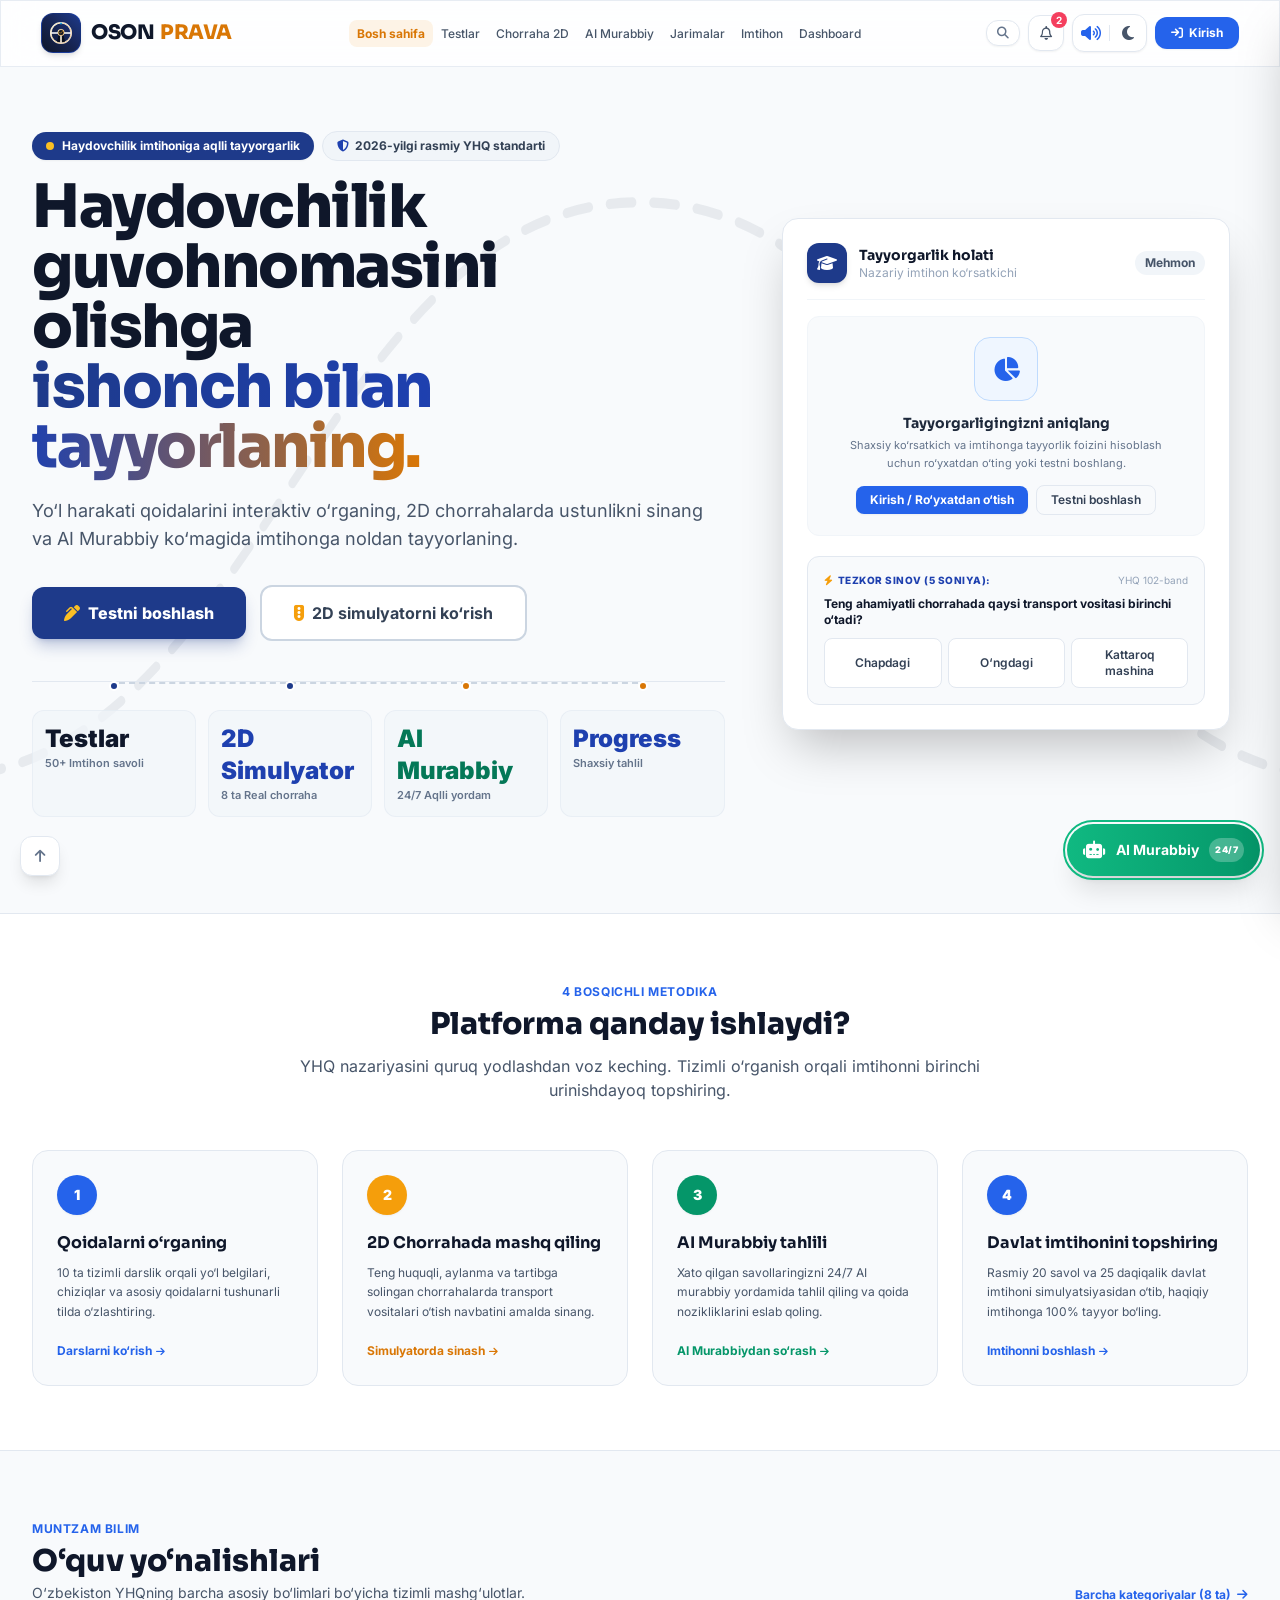
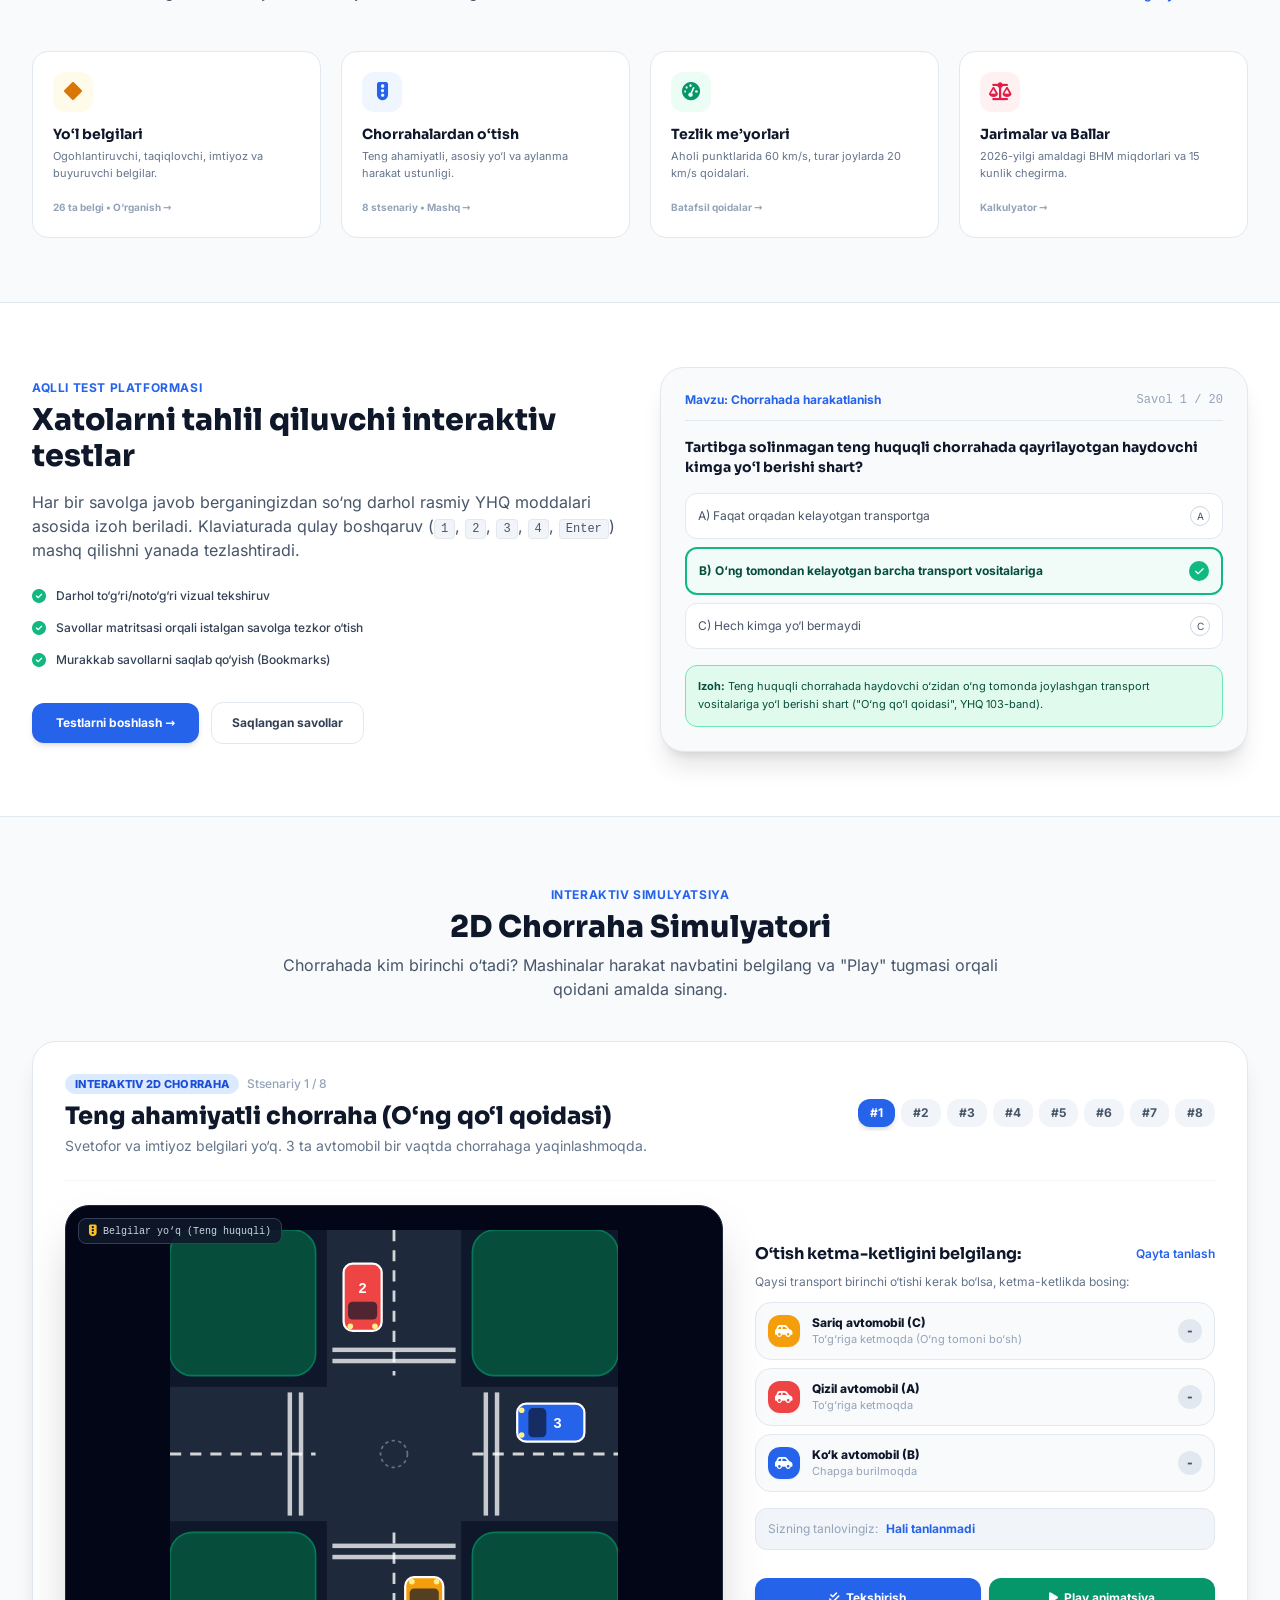
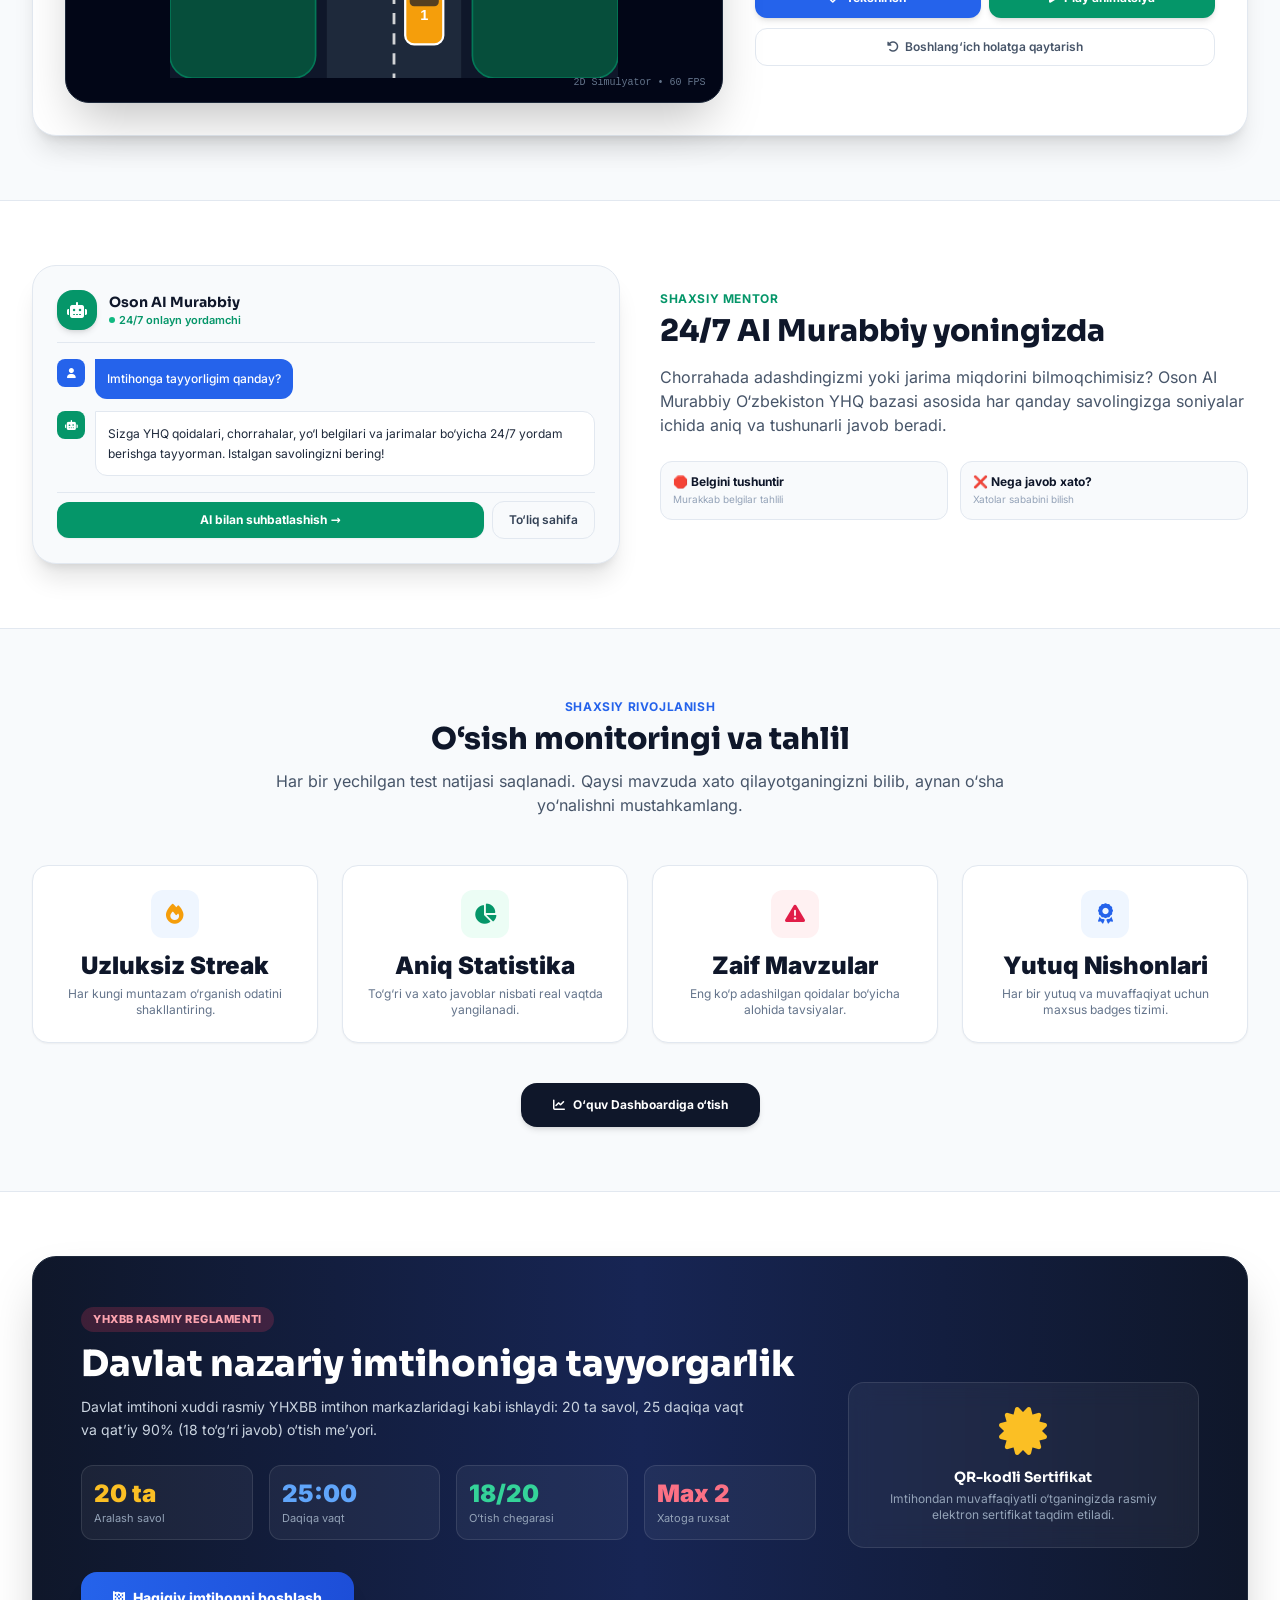
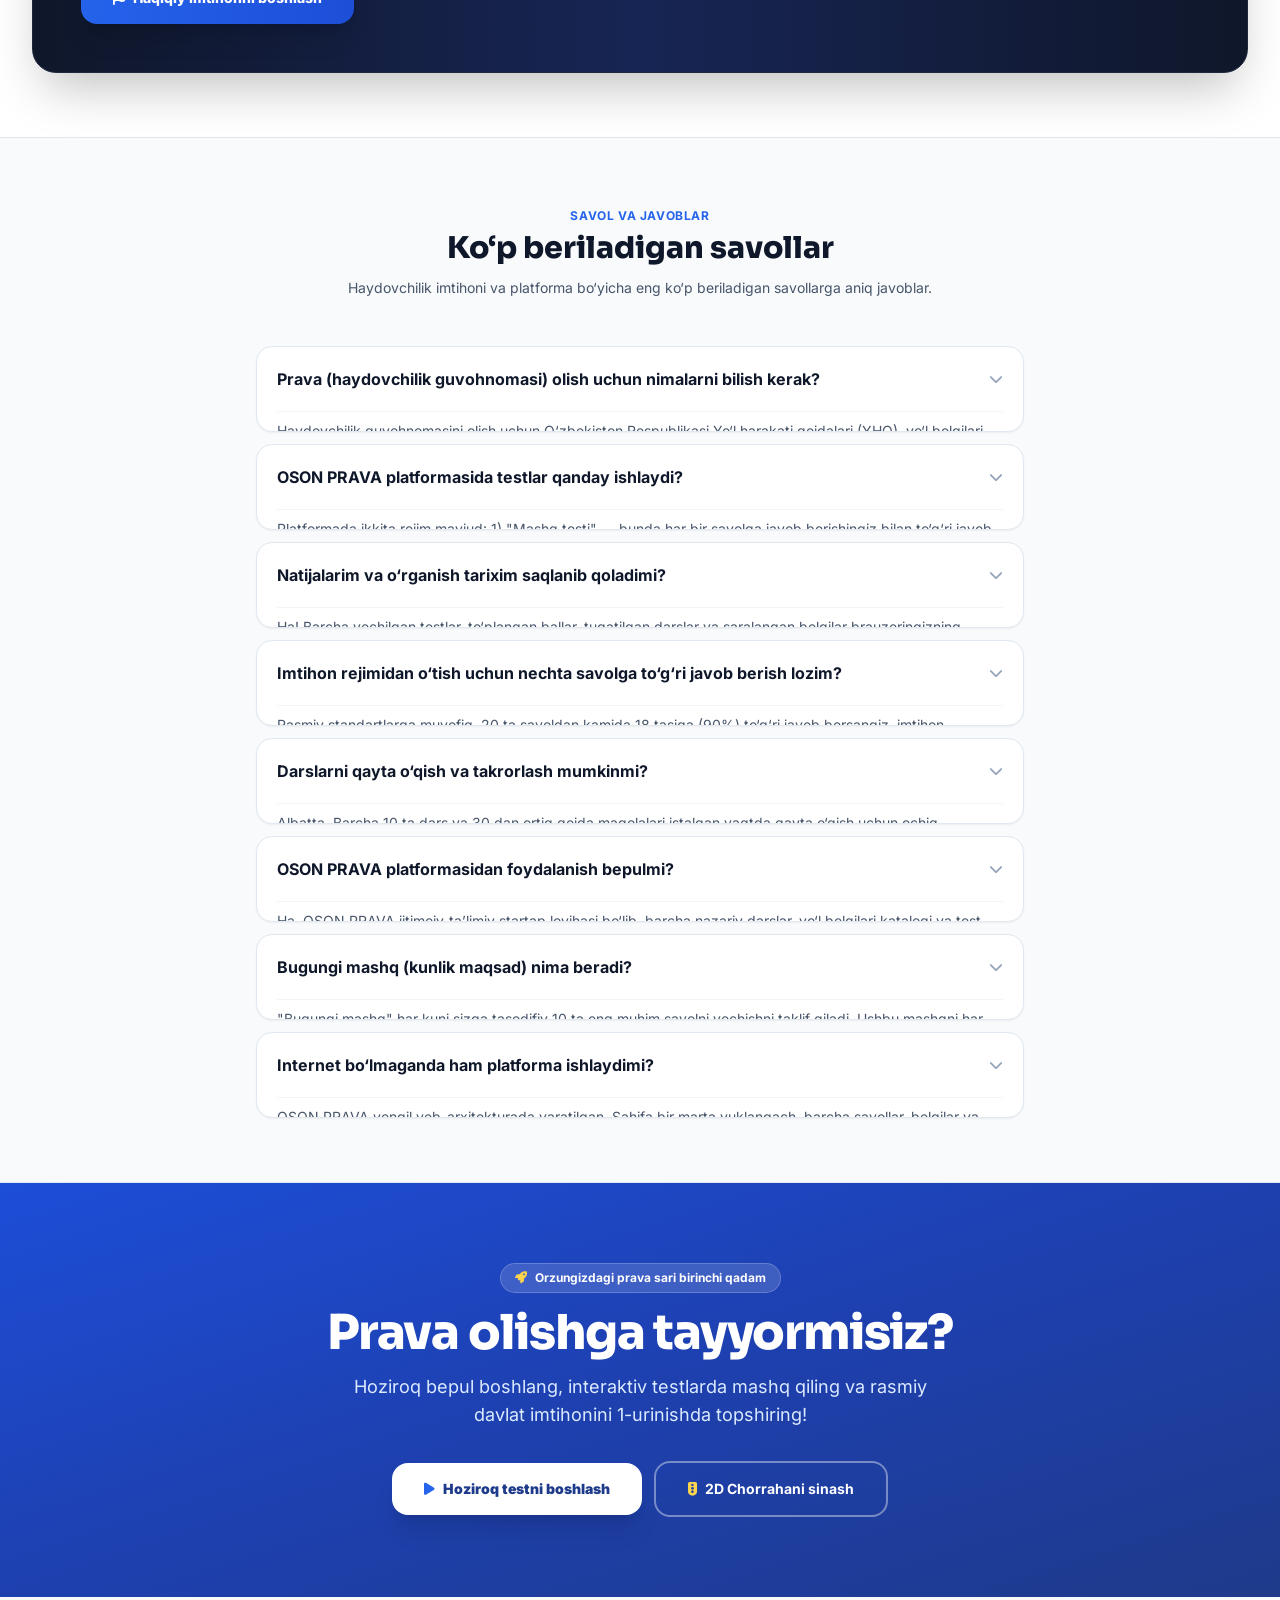
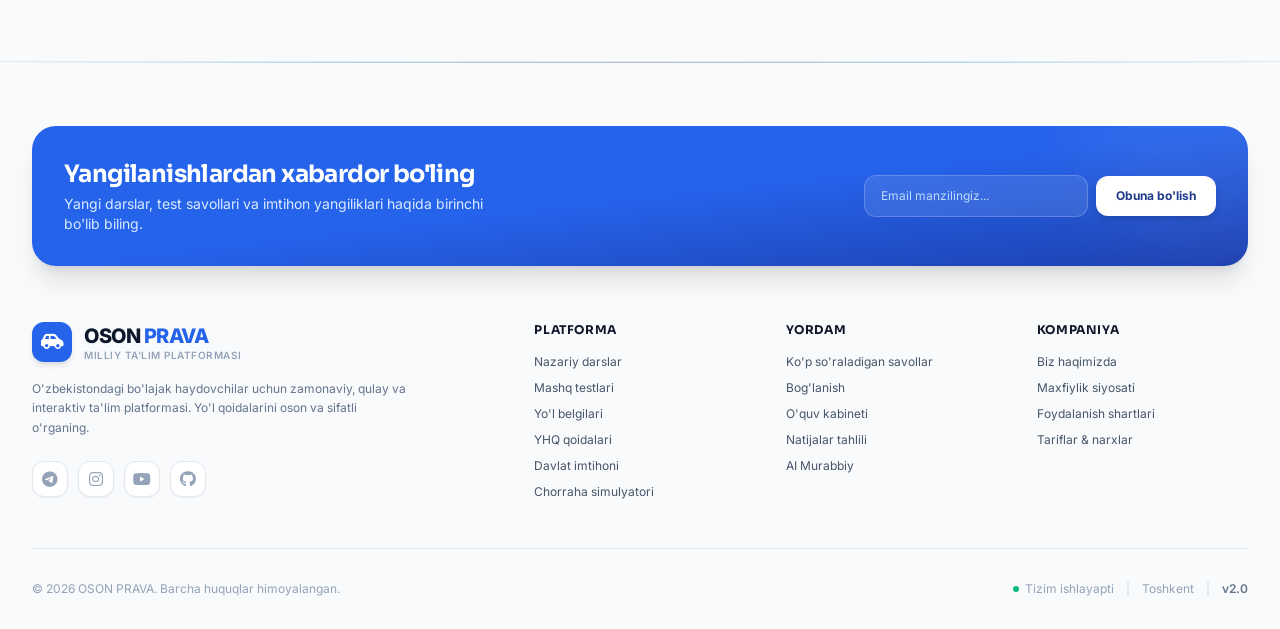
<file: index.html>
<!DOCTYPE html>
<html lang="uz" class="scroll-smooth">

<head>
  <meta charset="UTF-8">
  <meta name="viewport" content="width=device-width, initial-scale=1.0">
  <title>OSON PRAVA — Haydovchilik guvohnomasi nazariy imtihoniga tayyorlov platformasi</title>
  <meta name="description"
    content="O‘zbekiston bo‘yicha eng zamonaviy prava imtihoniga tayyorgarlik platformasi. Yo‘l qoidalari, darslar, interaktiv belgilar va davlat imtihoni simulyatori.">

  <!-- Tema: sahifa chizilishidan oldin qo‘llanadi (preloader va sayt bir xil rangda chiqsin) -->
  <script>
    (function () {
      try {
        var s = JSON.parse(localStorage.getItem('OSON_PRAVA_SETTINGS') || 'null');
        var dark = s && typeof s.darkMode === 'boolean'
          ? s.darkMode
          : (window.matchMedia && window.matchMedia('(prefers-color-scheme: dark)').matches);
        if (dark) document.documentElement.classList.add('dark');
      } catch (e) { /* localStorage yopiq bo‘lsa ham sayt ishlayveradi */ }
    })();
  </script>

  <!-- Favicon & PWA Icons -->
  <link rel="icon" type="image/svg+xml" href="favicon.svg">
  <link rel="icon" type="image/png" sizes="32x32" href="favicon-32.png">
  <link rel="icon" type="image/png" sizes="16x16" href="favicon-16.png">
  <link rel="apple-touch-icon" sizes="192x192" href="favicon-192.png">
  <link rel="manifest" href="manifest.json">
  <meta name="theme-color" content="#0A1530">

  <!-- PRELOADER — critical CSS. Hech qanday tashqi resursga bog‘liq emas, shuning uchun
       sahifa ochilishi bilan darhol chiqadi va hech qachon "qotib" qolmaydi. -->
  <style id="preloader-critical">
    #site-preloader {
      --sp-bg: #FAFAF7; --sp-fg: #101828; --sp-muted: #94A3B8; --sp-line: #E7E5DE; --sp-accent: #D97706;
      position: fixed; inset: 0; z-index: 9999;
      display: flex; align-items: center; justify-content: center;
      background: var(--sp-bg); color: var(--sp-fg);
      font-family: 'Inter', system-ui, -apple-system, 'Segoe UI', Roboto, sans-serif;
      touch-action: none; overscroll-behavior: contain; user-select: none; -webkit-user-select: none;
      transition: opacity .5s ease, visibility .5s;
      /* CSS-only failsafe: JS umuman ishlamasa ham 7 soniyadan keyin o‘zi yopiladi */
      animation: sp-failsafe .35s ease 7s forwards;
    }
    html.dark #site-preloader {
      --sp-bg: #0A0A0C; --sp-fg: #F7F7F5; --sp-muted: #7A7A82; --sp-line: #2A2A2F; --sp-accent: #FB923C;
    }
    #site-preloader.is-hidden { opacity: 0; visibility: hidden; pointer-events: none; }
    @keyframes sp-failsafe { to { opacity: 0; visibility: hidden; pointer-events: none; } }

    #site-preloader .sp-inner {
      display: flex; flex-direction: column; align-items: center;
      width: min(220px, 62vw);
      animation: sp-rise .6s cubic-bezier(.16, 1, .3, 1) both;
    }
    @keyframes sp-rise { from { opacity: 0; transform: translateY(8px); } to { opacity: 1; transform: none; } }

    #site-preloader .sp-mark { width: 48px; height: 48px; overflow: visible; }
    #site-preloader .sp-shield {
      stroke: var(--sp-fg); stroke-width: 3.5; stroke-linejoin: round; opacity: .88;
      stroke-dasharray: 1; stroke-dashoffset: 0;
      animation: sp-shield .6s cubic-bezier(.4, 0, .2, 1) both;
    }
    #site-preloader .sp-check {
      stroke: var(--sp-accent); stroke-width: 6; stroke-linecap: round; stroke-linejoin: round;
      stroke-dasharray: 1; stroke-dashoffset: 1;
      animation: sp-check 2s cubic-bezier(.4, 0, .2, 1) .3s infinite;
    }
    @keyframes sp-shield { from { stroke-dashoffset: 1; } to { stroke-dashoffset: 0; } }
    @keyframes sp-check {
      0%   { stroke-dashoffset: 1; opacity: 1; }
      30%  { stroke-dashoffset: 0; opacity: 1; }
      78%  { stroke-dashoffset: 0; opacity: 1; }
      100% { stroke-dashoffset: 0; opacity: 0; }
    }

    #site-preloader .sp-word {
      margin: 20px -0.32em 0 0; padding: 0;
      font-family: 'Sora', system-ui, -apple-system, 'Segoe UI', Roboto, sans-serif;
      font-size: 12.5px; font-weight: 600; letter-spacing: .32em; text-transform: uppercase; line-height: 1;
    }

    /* Yo‘l chizig‘iga o‘xshash punktir progress */
    #site-preloader .sp-track {
      position: relative; width: 100%; height: 3px; margin-top: 26px; overflow: hidden;
      background: var(--sp-line);
      -webkit-mask-image: repeating-linear-gradient(90deg, #000 0 9px, transparent 9px 15px);
              mask-image: repeating-linear-gradient(90deg, #000 0 9px, transparent 9px 15px);
    }
    #site-preloader .sp-fill {
      position: absolute; inset: 0; display: block; background: var(--sp-accent);
      transform: scaleX(0); transform-origin: left center; transition: transform .22s ease-out;
    }
    #site-preloader .sp-meta {
      display: flex; align-items: center; justify-content: space-between; width: 100%;
      margin-top: 11px; font-size: 10.5px; line-height: 1; letter-spacing: .06em; color: var(--sp-muted);
    }
    #site-preloader .sp-meta #preloader-percent { color: var(--sp-fg); font-variant-numeric: tabular-nums; }

    @media (prefers-reduced-motion: reduce) {
      #site-preloader, #site-preloader .sp-inner, #site-preloader .sp-shield { animation: none; }
      #site-preloader .sp-check { animation: none; stroke-dashoffset: 0; }
      #site-preloader .sp-fill { transition: none; }
    }
  </style>
  <noscript><style>#site-preloader { display: none !important; }</style></noscript>

  <!-- Shriftlar va ikonkalar — hammasi loyihaning o‘zida (CDN yo‘q) -->
  <link rel="preload" href="vendor/fonts/sora-latin-wght-normal.woff2" as="font" type="font/woff2" crossorigin>
  <link rel="preload" href="vendor/fonts/inter-latin-wght-normal.woff2" as="font" type="font/woff2" crossorigin>
  <link rel="stylesheet" href="vendor/fontawesome/css/all.min.css">

  <!-- Custom Design System Stylesheet -->
  <link rel="stylesheet" href="css/style.css">
  <!-- Tailwind (oldindan kompilyatsiya qilingan; style.css'dan KEYIN ulanadi — CDN'dagi tartib bilan bir xil) -->
  <link rel="stylesheet" href="css/tailwind.css">
</head>

<body
  class="bg-slate-50 dark:bg-slate-950 text-slate-900 dark:text-slate-100 transition-colors duration-200 pb-16 xl:pb-0">

  <!-- ========================================================================
       SITE PRELOADER (minimal) — stillari <head> ichidagi #preloader-critical'da
       ======================================================================== -->
  <div id="site-preloader" role="status" aria-live="polite" aria-label="Yuklanmoqda">
    <div class="sp-inner">
      <svg class="sp-mark" viewBox="0 0 120 120" fill="none" aria-hidden="true" focusable="false">
        <path class="sp-shield" pathLength="1"
          d="M60 14 C80 14 96 22 100 44 C100 71 81 93 60 106 C39 93 20 71 20 44 C24 22 40 14 60 14 Z" />
        <path class="sp-check" pathLength="1" d="M42 57 L55 70 L79 44" />
      </svg>
      <p class="sp-word">Oson Prava</p>
      <div class="sp-track" aria-hidden="true"><i id="preloader-progress-bar" class="sp-fill"></i></div>
      <div class="sp-meta">
        <span id="preloader-msg">Yuklanmoqda</span>
        <span id="preloader-percent">0%</span>
      </div>
    </div>
  </div>

  <!-- ========================================================================
       STICKY HEADER & NAVIGATION
       ======================================================================== -->
  <header class="sticky top-0 z-40 glass border-b border-slate-200/80 dark:border-slate-800/80">
    <div class="header-container">

      <!-- 1. Brand Logo (Left) — Steering wheel + road emblem -->
      <a href="#bosh-sahifa" class="flex items-center gap-2.5 group flex-shrink-0">
        <div
          class="w-9 h-9 sm:w-10 sm:h-10 rounded-xl bg-gradient-to-tr from-slate-900 via-blue-950 to-blue-900 text-white flex items-center justify-center shadow-md group-hover:scale-105 transition-transform relative overflow-hidden p-1 border border-blue-700/40">
          <svg viewBox="0 0 120 120" class="w-full h-full" fill="none">
            <defs>
              <linearGradient id="hdrGold" x1="0%" y1="0%" x2="100%" y2="100%">
                <stop offset="0%" stop-color="#FDE68A"/>
                <stop offset="50%" stop-color="#F59E0B"/>
                <stop offset="100%" stop-color="#D97706"/>
              </linearGradient>
              <linearGradient id="hdrCyan" x1="0%" y1="0%" x2="100%" y2="100%">
                <stop offset="0%" stop-color="#38BDF8"/>
                <stop offset="100%" stop-color="#0284C7"/>
              </linearGradient>
            </defs>
            <!-- Road Perspective -->
            <path d="M43 96 L53 58 L67 58 L77 96 Z" fill="#090F1E" />
            <line x1="60" y1="62" x2="60" y2="70" stroke="#F59E0B" stroke-width="3" stroke-linecap="round" />
            <line x1="60" y1="76" x2="60" y2="86" stroke="#F59E0B" stroke-width="3.5" stroke-linecap="round" />
            <line x1="60" y1="92" x2="60" y2="96" stroke="#F59E0B" stroke-width="4" stroke-linecap="round" />
            <!-- Steering Wheel Rim -->
            <circle cx="60" cy="60" r="41" stroke="#FFFFFF" stroke-width="6.5" opacity="0.95" />
            <circle cx="60" cy="60" r="41" stroke="url(#hdrGold)" stroke-width="2" opacity="0.8" />
            <!-- Spokes -->
            <path d="M22 60 L48 60" stroke="#FFFFFF" stroke-width="5.5" stroke-linecap="round" />
            <path d="M72 60 L98 60" stroke="#FFFFFF" stroke-width="5.5" stroke-linecap="round" />
            <path d="M60 72 L60 97" stroke="#FFFFFF" stroke-width="5.5" stroke-linecap="round" />
            <!-- Hub -->
            <circle cx="60" cy="58" r="13" fill="url(#hdrGold)" stroke="#FFFFFF" stroke-width="2" />
            <circle cx="60" cy="58" r="10" fill="#0F172A" />
            <path d="M55 58 L58 61 L65 54" stroke="url(#hdrGold)" stroke-width="2.5" stroke-linecap="round" stroke-linejoin="round" />
            <!-- Beacon -->
            <circle cx="60" cy="22" r="4" fill="url(#hdrCyan)" />
          </svg>
        </div>
        <div class="hidden sm:block">
          <span
            class="font-extrabold text-lg sm:text-xl tracking-tight text-slate-900 dark:text-white flex items-center gap-1.5"
            style="font-family: var(--font-primary);">
            OSON <span class="text-amber-600 dark:text-amber-400">PRAVA</span>
          </span>
        </div>
      </a>

      <!-- 2. Desktop Navigation Menu (Center) -->
      <nav class="hidden xl:flex items-center font-medium text-xs flex-nowrap whitespace-nowrap flex-1 justify-center">
        <a href="#bosh-sahifa"
          class="nav-link inline-flex items-center px-2.5 py-1.5 rounded-lg text-slate-600 dark:text-slate-300 hover:text-blue-600 dark:hover:text-blue-400 whitespace-nowrap transition-colors">Bosh sahifa</a>
        <a href="#testlar"
          class="nav-link inline-flex items-center px-2.5 py-1.5 rounded-lg text-slate-600 dark:text-slate-300 hover:text-blue-600 dark:hover:text-blue-400 whitespace-nowrap transition-colors">Testlar</a>
        <a href="#simulyator"
          class="nav-link inline-flex items-center px-2.5 py-1.5 rounded-lg text-slate-600 dark:text-slate-300 hover:text-blue-600 dark:hover:text-blue-400 whitespace-nowrap transition-colors">Chorraha 2D</a>
        <a href="#ai-murabbiy"
          class="nav-link inline-flex items-center px-2.5 py-1.5 rounded-lg text-slate-600 dark:text-slate-300 hover:text-blue-600 dark:hover:text-blue-400 whitespace-nowrap transition-colors">AI Murabbiy</a>
        <a href="#jarimalar"
          class="nav-link inline-flex items-center px-2.5 py-1.5 rounded-lg text-slate-600 dark:text-slate-300 hover:text-blue-600 dark:hover:text-blue-400 whitespace-nowrap transition-colors">Jarimalar</a>
        <a href="#imtihon"
          class="nav-link inline-flex items-center px-2.5 py-1.5 rounded-lg text-slate-600 dark:text-slate-300 hover:text-blue-600 dark:hover:text-blue-400 whitespace-nowrap transition-colors">Imtihon</a>
        <a href="#dashboard"
          class="nav-link inline-flex items-center px-2.5 py-1.5 rounded-lg text-slate-600 dark:text-slate-300 hover:text-blue-600 dark:hover:text-blue-400 whitespace-nowrap transition-colors">Dashboard</a>
      </nav>

      <!-- 3. Right Side Actions (Right) -->
      <div class="flex items-center gap-1.5 sm:gap-2 flex-shrink-0">

        <!-- Global Search Trigger — icon-only until md, hidden entirely below sm to reduce icon crowding -->
        <button type="button"
          class="hidden sm:flex items-center gap-1.5 px-2.5 py-1.5 rounded-xl border border-slate-200 dark:border-slate-700 bg-white dark:bg-slate-800 text-slate-500 hover:text-slate-800 dark:hover:text-slate-200 text-xs font-medium transition-colors shadow-sm"
          onclick="window.OSON_UI.openGlobalSearch()" title="Qidiruv (Ctrl+K)">
          <i class="fa-solid fa-magnifying-glass"></i>
          <span class="hidden 2xl:inline">Qidiruv...</span>
          <kbd
            class="hidden 2xl:inline-block px-1.5 py-0.5 rounded bg-slate-100 dark:bg-slate-700 text-[10px] text-slate-400">Ctrl K</kbd>
        </button>

        <!-- Notification Bell -->
        <div class="relative flex-shrink-0">
          <button type="button" id="notif-trigger-btn"
            class="w-8 h-8 sm:w-9 sm:h-9 rounded-xl border border-slate-200 dark:border-slate-700 bg-white dark:bg-slate-800 text-slate-600 dark:text-slate-300 hover:text-blue-600 flex items-center justify-center relative transition-colors shadow-sm"
            onclick="window.OSON_UI.toggleNotifications()" title="Bildirishnomalar">
            <i class="fa-regular fa-bell text-sm"></i>
            <span id="notif-badge"
              class="absolute -top-1 -right-1 w-4 h-4 rounded-full bg-rose-500 text-white text-[10px] font-bold flex items-center justify-center hidden">2</span>
          </button>

          <!-- Notification Dropdown Menu -->
          <div id="notif-dropdown"
            class="absolute right-0 mt-2 w-80 sm:w-96 rounded-2xl bg-white dark:bg-slate-800 border border-slate-200 dark:border-slate-700 shadow-2xl hidden z-50 overflow-hidden animate-slide-up">
            <div class="p-3.5 border-b border-slate-100 dark:border-slate-700 flex items-center justify-between">
              <h4 class="font-bold text-sm text-slate-900 dark:text-white">Bildirishnomalar</h4>
              <button type="button" class="text-xs text-blue-600 dark:text-blue-400 font-semibold hover:underline"
                onclick="window.OSON_UI.markAllNotificationsRead()">
                Hammasini o'qilgan qilish
              </button>
            </div>
            <div id="notif-list" class="max-h-80 overflow-y-auto">
              <!-- Injected by js/ui.js -->
            </div>
          </div>
        </div>

        <!-- Sound + Theme toggles grouped into one pill — one visual unit
             instead of two separate bordered boxes, less icon clutter -->
        <div
          class="hidden sm:flex items-center rounded-xl border border-slate-200 dark:border-slate-700 bg-white dark:bg-slate-800 shadow-sm overflow-hidden flex-shrink-0">
          <button type="button"
            class="sound-toggle-btn w-8 h-8 sm:w-9 sm:h-9 flex items-center justify-center transition-colors"
            onclick="window.OSON_SOUND.toggleSound()" title="Ovoz effektlari">
            <i class="fa-solid fa-volume-high text-blue-600 dark:text-blue-400 text-sm"></i>
          </button>
          <div class="w-px h-4 bg-slate-200 dark:bg-slate-700"></div>
          <button type="button" class="w-8 h-8 sm:w-9 sm:h-9 flex items-center justify-center transition-colors"
            onclick="window.OSON_UI.toggleDarkMode()" title="Mavzuni o'zgartirish">
            <i class="theme-toggle-icon fa-solid fa-moon text-slate-600 text-sm"></i>
          </button>
        </div>

        <!-- Compact single toggle shown only on the smallest screens (below sm),
             so mobile keeps just ONE extra icon instead of two -->
        <button type="button"
          class="sm:hidden w-8 h-8 rounded-xl border border-slate-200 dark:border-slate-700 bg-white dark:bg-slate-800 flex items-center justify-center transition-colors shadow-sm"
          onclick="window.OSON_UI.toggleDarkMode()" title="Mavzuni o'zgartirish">
          <i class="theme-toggle-icon fa-solid fa-moon text-slate-600 text-sm"></i>
        </button>

        <!-- Guest Actions: Login Button -->
        <div id="nav-guest-actions" class="flex items-center flex-shrink-0">
          <button type="button" id="header-login-btn"
            class="px-4 py-2 rounded-xl bg-blue-600 hover:bg-blue-700 text-white text-xs font-bold transition-all btn-press shadow-sm flex items-center gap-1.5"
            onclick="window.OSON_UI.openModal('auth-modal')">
            <i class="fa-solid fa-arrow-right-to-bracket text-xs"></i>
            <span>Kirish</span>
          </button>
        </div>

        <!-- Logged-in Actions: Interactive User Profile Badge & Dropdown -->
        <div id="nav-user-actions" class="relative hidden items-center gap-1.5 flex-shrink-0">
          <button type="button" id="account-trigger-btn"
            class="flex items-center gap-2 p-1 pr-2 sm:p-1.5 sm:pr-3 rounded-xl border border-slate-200 dark:border-slate-700 bg-white dark:bg-slate-800 hover:bg-slate-50 dark:hover:bg-slate-700/60 transition-all shadow-sm focus:outline-none focus:ring-2 focus:ring-blue-500/20"
            onclick="window.OSON_UI.toggleAccountDropdown()" title="Foydalanuvchi menyusi">
            <div class="relative">
              <div
                class="w-7 h-7 rounded-lg bg-gradient-to-tr from-blue-700 to-blue-600 text-white font-extrabold text-xs flex items-center justify-center user-avatar-text shadow-inner">
                OP
              </div>
              <span
                class="absolute -bottom-0.5 -right-0.5 w-2.5 h-2.5 rounded-full bg-emerald-500 border-2 border-white dark:border-slate-800"></span>
            </div>
            <span
              class="font-bold text-xs text-slate-800 dark:text-slate-200 hidden 2xl:inline user-name-text truncate max-w-[100px]">
              Foydalanuvchi
            </span>
            <span id="header-user-status-badge" class="hidden"></span>
            <i class="fa-solid fa-chevron-down text-[10px] text-slate-400"></i>
          </button>

          <!-- Account Dropdown Card -->
          <div id="account-dropdown"
            class="absolute right-0 top-full mt-2 w-72 sm:w-80 rounded-2xl bg-white dark:bg-slate-800 border border-slate-200 dark:border-slate-700 shadow-2xl hidden z-50 overflow-hidden animate-slide-up">
            <!-- User Info Header -->
            <div class="p-4 border-b border-slate-100 dark:border-slate-700 bg-slate-50/60 dark:bg-slate-900/40">
              <div class="flex items-center gap-3">
                <div
                  class="w-11 h-11 rounded-2xl bg-gradient-to-tr from-blue-600 to-blue-700 text-white font-black text-base flex items-center justify-center shadow-md user-avatar-text">
                  OP
                </div>
                <div class="flex-1 min-w-0">
                  <div class="flex items-center gap-1.5">
                    <h4 class="font-bold text-sm text-slate-900 dark:text-white truncate user-name-text">Foydalanuvchi
                    </h4>
                  </div>
                  <p class="text-xs text-slate-400 truncate user-email-text">foydalanuvchi@osonprava.uz</p>
                  <div class="flex items-center gap-2 mt-1.5">
                    <span
                      class="user-plan-badge px-2 py-0.5 rounded-full text-[10px] font-bold bg-slate-100 dark:bg-slate-700 text-slate-600 dark:text-slate-300">
                      Standart a’zo
                    </span>
                    <span class="user-streak-badge text-[11px] font-bold text-slate-500 flex items-center gap-1">
                      <i class="fa-solid fa-fire text-amber-500"></i> 0 kun
                    </span>
                  </div>
                </div>
              </div>
            </div>

            <!-- Navigation Links -->
            <div class="p-2 space-y-0.5 text-xs font-semibold text-slate-700 dark:text-slate-200">
              <a href="#profil"
                class="flex items-center gap-2.5 px-3 py-2.5 rounded-xl hover:bg-slate-100 dark:hover:bg-slate-700/60 transition-colors"
                onclick="window.OSON_UI.closeAccountDropdown()">
                <i class="fa-solid fa-user text-blue-500 text-sm w-4 text-center"></i>
                <span>Mening profilim</span>
              </a>
              <a href="#dashboard"
                class="flex items-center gap-2.5 px-3 py-2.5 rounded-xl hover:bg-slate-100 dark:hover:bg-slate-700/60 transition-colors"
                onclick="window.OSON_UI.closeAccountDropdown()">
                <i class="fa-solid fa-chart-pie text-blue-500 text-sm w-4 text-center"></i>
                <span>O'quv dashboardi & statistika</span>
              </a>
              <a href="#natijalar"
                class="flex items-center gap-2.5 px-3 py-2.5 rounded-xl hover:bg-slate-100 dark:hover:bg-slate-700/60 transition-colors"
                onclick="window.OSON_UI.closeAccountDropdown()">
                <i class="fa-solid fa-square-poll-vertical text-blue-500 text-sm w-4 text-center"></i>
                <span>Test natijalari tarixi</span>
              </a>
              <a href="#saqlanganlar"
                class="flex items-center gap-2.5 px-3 py-2.5 rounded-xl hover:bg-slate-100 dark:hover:bg-slate-700/60 transition-colors"
                onclick="window.OSON_UI.closeAccountDropdown()">
                <i class="fa-solid fa-bookmark text-amber-500 text-sm w-4 text-center"></i>
                <span>Saqlangan savollar</span>
              </a>
              <a href="#bildirishnomalar"
                class="flex items-center gap-2.5 px-3 py-2.5 rounded-xl hover:bg-slate-100 dark:hover:bg-slate-700/60 transition-colors"
                onclick="window.OSON_UI.closeAccountDropdown()">
                <i class="fa-solid fa-bell text-blue-500 text-sm w-4 text-center"></i>
                <span>Bildirishnomalar</span>
              </a>
              <button type="button" id="account-support-btn"
                class="w-full flex items-center gap-2.5 px-3 py-2.5 rounded-xl hover:bg-slate-100 dark:hover:bg-slate-700/60 transition-colors text-left"
                onclick="window.OSON_UI.openSupportBot(); window.OSON_UI.closeAccountDropdown()">
                <i class="fa-brands fa-telegram text-sky-500 text-sm w-4 text-center flex-shrink-0"></i>
                <span>Biz bilan bog‘lanish</span>
              </button>
              <button type="button"
                class="w-full flex items-center gap-2.5 px-3 py-2.5 rounded-xl hover:bg-slate-100 dark:hover:bg-slate-700/60 transition-colors text-left"
                onclick="window.OSON_CERTIFICATE.openCertificate(); window.OSON_UI.closeAccountDropdown()">
                <i class="fa-solid fa-certificate text-amber-500 text-sm w-4 text-center"></i>
                <span>Rasmiy Sertifikat</span>
              </button>
            </div>

            <!-- Footer: Logout -->
            <div class="p-2 border-t border-slate-100 dark:border-slate-700/60">
              <button type="button" id="account-logout-btn"
                class="w-full flex items-center justify-center gap-2 px-3 py-2.5 rounded-xl text-rose-600 dark:text-rose-400 hover:bg-rose-50 dark:hover:bg-rose-950/40 text-xs font-bold transition-colors"
                onclick="window.OSON_AUTH.logout(); window.OSON_UI.showToast('Tizimdan chiqildi', 'info')">
                <i class="fa-solid fa-arrow-right-from-bracket"></i>
                <span>Chiqish</span>
              </button>
            </div>
          </div>
        </div>

        <!-- Mobile Menu Hamburger Button (Minimal, Icon-only with Morphing Animation) -->
        <button type="button" id="mobile-menu-toggle-btn"
          class="xl:hidden relative w-9 h-9 sm:w-10 sm:h-10 rounded-xl border border-slate-200 dark:border-slate-700 bg-white dark:bg-slate-800 text-slate-700 dark:text-slate-200 hover:text-blue-600 dark:hover:text-blue-400 hover:border-blue-300 dark:hover:border-blue-600 flex items-center justify-center transition-all shadow-sm flex-shrink-0 btn-press"
          aria-expanded="false" aria-controls="mobile-menu" aria-label="Navigatsiya menyusi"
          onclick="window.OSON_UI.toggleMobileMenu()">
          <span class="relative w-4 h-4 flex items-center justify-center pointer-events-none">
            <i class="bar-icon fa-solid fa-bars text-sm sm:text-base"></i>
            <i class="close-icon fa-solid fa-xmark text-sm sm:text-base"></i>
          </span>
        </button>

      </div>
    </div>

    <!-- Mobile Drawer Navigation -->
    <div id="mobile-menu" class="xl:hidden border-t border-slate-200 dark:border-slate-800 bg-white dark:bg-slate-900">
      <div class="mobile-menu-inner overflow-y-auto max-h-[calc(100vh-4.5rem)]">
        <div class="px-4 pt-4 pb-2">

          <!-- Primary sections — matches the desktop nav 1:1, minimal single column -->
          <div class="space-y-1 text-sm font-semibold">
            <a href="#bosh-sahifa"
              class="nav-link flex items-center gap-3 px-3 py-2.5 rounded-xl text-slate-700 dark:text-slate-200 hover:bg-slate-100 dark:hover:bg-slate-800 transition-colors">
              <i class="fa-solid fa-house w-4 text-center text-blue-500"></i> Bosh sahifa
            </a>
            <a href="#testlar"
              class="nav-link flex items-center gap-3 px-3 py-2.5 rounded-xl text-slate-700 dark:text-slate-200 hover:bg-slate-100 dark:hover:bg-slate-800 transition-colors">
              <i class="fa-solid fa-pen-clip w-4 text-center text-emerald-500"></i> Testlar
            </a>
            <a href="#simulyator"
              class="nav-link flex items-center gap-3 px-3 py-2.5 rounded-xl text-amber-800 dark:text-amber-200 bg-amber-50 dark:bg-amber-950/40 hover:bg-amber-100 dark:hover:bg-amber-950/70 transition-colors">
              <i class="fa-solid fa-traffic-light w-4 text-center text-amber-500"></i> Chorraha 2D
            </a>
            <a href="#ai-murabbiy"
              class="nav-link flex items-center gap-3 px-3 py-2.5 rounded-xl text-emerald-800 dark:text-emerald-200 bg-emerald-50 dark:bg-emerald-950/40 hover:bg-emerald-100 dark:hover:bg-emerald-950/70 transition-colors">
              <i class="fa-solid fa-robot w-4 text-center text-emerald-500"></i> AI Murabbiy
            </a>
            <a href="#jarimalar"
              class="nav-link flex items-center gap-3 px-3 py-2.5 rounded-xl text-slate-700 dark:text-slate-200 hover:bg-slate-100 dark:hover:bg-slate-800 transition-colors">
              <i class="fa-solid fa-scale-balanced w-4 text-center text-amber-500"></i> Jarimalar
            </a>
            <a href="#imtihon"
              class="nav-link flex items-center gap-3 px-3 py-2.5 rounded-xl text-rose-600 dark:text-rose-400 hover:bg-rose-50 dark:hover:bg-rose-950/40 transition-colors">
              <i class="fa-solid fa-award w-4 text-center"></i> Imtihon
            </a>
            <a href="#dashboard"
              class="nav-link flex items-center gap-3 px-3 py-2.5 rounded-xl text-slate-700 dark:text-slate-200 hover:bg-slate-100 dark:hover:bg-slate-800 transition-colors">
              <i class="fa-solid fa-chart-pie w-4 text-center text-blue-500"></i> Dashboard
            </a>
          </div>

          <!-- Secondary sections — compact icon grid to stay minimal, not a long scroll -->
          <p class="mt-4 mb-2 px-3 text-[10px] font-bold uppercase tracking-wider text-slate-400">Boshqa bo‘limlar</p>
          <div class="grid grid-cols-4 gap-1.5 text-center">
            <a href="#tariflar"
              class="nav-link flex flex-col items-center gap-1 py-2.5 rounded-xl text-slate-600 dark:text-slate-300 hover:bg-slate-100 dark:hover:bg-slate-800 transition-colors">
              <i class="fa-solid fa-tags text-emerald-500"></i><span class="text-[10px] font-semibold">Tariflar</span>
            </a>
            <a href="#qoidalar"
              class="nav-link flex flex-col items-center gap-1 py-2.5 rounded-xl text-slate-600 dark:text-slate-300 hover:bg-slate-100 dark:hover:bg-slate-800 transition-colors">
              <i class="fa-solid fa-book text-emerald-500"></i><span class="text-[10px] font-semibold">Qoidalar</span>
            </a>
            <a href="#belgilar"
              class="nav-link flex flex-col items-center gap-1 py-2.5 rounded-xl text-slate-600 dark:text-slate-300 hover:bg-slate-100 dark:hover:bg-slate-800 transition-colors">
              <i class="fa-solid fa-diamond text-amber-500"></i><span class="text-[10px] font-semibold">Belgilar</span>
            </a>
            <a href="#darslar"
              class="nav-link flex flex-col items-center gap-1 py-2.5 rounded-xl text-slate-600 dark:text-slate-300 hover:bg-slate-100 dark:hover:bg-slate-800 transition-colors">
              <i class="fa-solid fa-graduation-cap text-blue-500"></i><span
                class="text-[10px] font-semibold">Darslar</span>
            </a>
            <a href="#natijalar"
              class="nav-link flex flex-col items-center gap-1 py-2.5 rounded-xl text-slate-600 dark:text-slate-300 hover:bg-slate-100 dark:hover:bg-slate-800 transition-colors">
              <i class="fa-solid fa-square-poll-vertical text-blue-500"></i><span
                class="text-[10px] font-semibold">Natijalar</span>
            </a>
            <a href="#profil"
              class="nav-link flex flex-col items-center gap-1 py-2.5 rounded-xl text-slate-600 dark:text-slate-300 hover:bg-slate-100 dark:hover:bg-slate-800 transition-colors">
              <i class="fa-solid fa-user text-blue-500"></i><span class="text-[10px] font-semibold">Profil</span>
            </a>
            <a href="#kategoriyalar"
              class="nav-link flex flex-col items-center gap-1 py-2.5 rounded-xl text-slate-600 dark:text-slate-300 hover:bg-slate-100 dark:hover:bg-slate-800 transition-colors">
              <i class="fa-solid fa-shapes text-blue-500"></i><span class="text-[10px] font-semibold">Toifalar</span>
            </a>
            <a href="#saqlanganlar"
              class="nav-link flex flex-col items-center gap-1 py-2.5 rounded-xl text-slate-600 dark:text-slate-300 hover:bg-slate-100 dark:hover:bg-slate-800 transition-colors">
              <i class="fa-solid fa-bookmark text-amber-500"></i><span
                class="text-[10px] font-semibold">Saqlangan</span>
            </a>
            <a href="#sozlamalar"
              class="nav-link flex flex-col items-center gap-1 py-2.5 rounded-xl text-slate-600 dark:text-slate-300 hover:bg-slate-100 dark:hover:bg-slate-800 transition-colors">
              <i class="fa-solid fa-gear text-slate-500"></i><span class="text-[10px] font-semibold">Sozlama</span>
            </a>
            <a href="#bildirishnomalar"
              class="nav-link flex flex-col items-center gap-1 py-2.5 rounded-xl text-slate-600 dark:text-slate-300 hover:bg-slate-100 dark:hover:bg-slate-800 transition-colors">
              <i class="fa-solid fa-bell text-blue-500"></i><span class="text-[10px] font-semibold">Xabarlar</span>
            </a>
            <a href="#qidiruv"
              class="nav-link flex flex-col items-center gap-1 py-2.5 rounded-xl text-slate-600 dark:text-slate-300 hover:bg-slate-100 dark:hover:bg-slate-800 transition-colors">
              <i class="fa-solid fa-magnifying-glass text-blue-500"></i><span
                class="text-[10px] font-semibold">Qidiruv</span>
            </a>
            <a href="#faq"
              class="nav-link flex flex-col items-center gap-1 py-2.5 rounded-xl text-slate-600 dark:text-slate-300 hover:bg-slate-100 dark:hover:bg-slate-800 transition-colors">
              <i class="fa-solid fa-circle-question text-slate-500"></i><span
                class="text-[10px] font-semibold">FAQ</span>
            </a>
          </div>

          <div id="mobile-auth-container" class="mt-4 pt-3 pb-4 border-t border-slate-100 dark:border-slate-800">
            <!-- Injected dynamically by window.OSON_AUTH.syncAuthUI() -->
          </div>
        </div>
      </div>
    </div>

    <!-- Zero-flicker initial auth state check -->
    <script>
        (function () {
          try {
            var s = localStorage.getItem('OSON_PRAVA_SESSION');
            var u = localStorage.getItem('OSON_PRAVA_USER');
            if (s && u) {
              var user = JSON.parse(u);
              var guest = document.getElementById('nav-guest-actions');
              var auth = document.getElementById('nav-user-actions');
              var notif = document.getElementById('header-notif-container');
              if (guest) { guest.classList.add('hidden'); guest.classList.remove('flex'); }
              if (auth) { auth.classList.remove('hidden'); auth.classList.add('flex', 'flex-shrink-0'); }
              if (notif) { notif.classList.remove('hidden'); }
              var avs = document.querySelectorAll('.user-avatar-text');
              var names = document.querySelectorAll('.user-name-text');
              for (var i = 0; i < avs.length; i++) avs[i].textContent = user.avatar || 'OP';
              for (var j = 0; j < names.length; j++) names[j].textContent = user.name || 'Foydalanuvchi';
            }
          } catch (e) { }
        })();
    </script>
  </header>

  <!-- ========================================================================
       MAIN ROUTER SPA VIEWS
       ======================================================================== -->
  <main class="flex-1">

    <!-- 1. VIEW: BOSH SAHIFA (HOMEPAGE) -->
    <section id="view-bosh-sahifa" class="view-section active">

      <!-- 1. HERO SECTION — "YO'L" concept: a dashed route line runs behind
           the content and threads through the stats, tying visually into
           the new route-mark logo. -->
      <div
        class="relative overflow-hidden pt-10 pb-16 lg:pt-16 lg:pb-24 border-b border-slate-200 dark:border-slate-800">
        <!-- Decorative route line (purely visual, aria-hidden) -->
        <svg class="absolute inset-0 w-full h-full pointer-events-none opacity-[0.07] dark:opacity-[0.12]"
          preserveAspectRatio="none" viewBox="0 0 1000 500" aria-hidden="true">
          <path d="M -50 420 C 200 420, 250 80, 500 80 S 800 420, 1050 420" stroke="var(--brand-blue)" stroke-width="6"
            stroke-dasharray="18 16" fill="none" stroke-linecap="round" />
        </svg>

        <div class="container relative">
          <div class="grid grid-cols-1 lg:grid-cols-12 gap-10 items-center">

            <!-- Hero Left Content -->
            <div class="lg:col-span-7 text-center lg:text-left">
              <div class="flex flex-wrap items-center justify-center lg:justify-start gap-2 mb-4">
                <div
                  class="inline-flex items-center gap-2 px-3.5 py-1.5 rounded-full bg-blue-900 text-white text-xs font-bold shadow-sm">
                  <span class="w-2 h-2 rounded-full bg-amber-400 animate-pulse"></span>
                  Haydovchilik imtihoniga aqlli tayyorgarlik
                </div>
                <div
                  class="inline-flex items-center gap-1.5 px-3.5 py-1.5 rounded-full bg-slate-100 dark:bg-slate-800 border border-slate-200 dark:border-slate-700 text-slate-700 dark:text-slate-300 text-xs font-bold">
                  <i class="fa-solid fa-shield-halved text-blue-800 dark:text-blue-400"></i>
                  <span>2026-yilgi rasmiy YHQ standarti</span>
                </div>
              </div>

              <h1
                class="text-4xl sm:text-5xl lg:text-6xl font-extrabold tracking-tight text-slate-900 dark:text-white leading-[1.12] mb-5"
                style="font-family: var(--font-primary);">
                Haydovchilik guvohnomasini olishga <br class="hidden sm:inline">
                <span
                  class="bg-gradient-to-r from-blue-900 via-blue-800 to-amber-600 bg-clip-text text-transparent">ishonch bilan tayyorlaning.</span>
              </h1>

              <p
                class="text-base sm:text-lg text-slate-600 dark:text-slate-300 mb-8 max-w-2xl mx-auto lg:mx-0 leading-relaxed font-normal">
                Yo‘l harakati qoidalarini interaktiv o‘rganing, 2D chorrahalarda ustunlikni sinang va AI Murabbiy ko‘magida imtihonga noldan tayyorlaning.
              </p>

              <!-- Hero CTA Buttons -->
              <div class="flex flex-col sm:flex-row items-center justify-center lg:justify-start gap-3.5 mb-10">
                <a href="#testlar"
                  class="w-full sm:w-auto px-8 py-3.5 rounded-xl bg-blue-900 hover:bg-blue-950 text-white font-extrabold text-sm sm:text-base shadow-lg shadow-blue-900/25 transition-all btn-press flex items-center justify-center gap-2">
                  <i class="fa-solid fa-pen-clip text-amber-400"></i>
                  <span>Testni boshlash</span>
                </a>
                <a href="#simulyator"
                  class="w-full sm:w-auto px-8 py-3.5 rounded-xl border-2 border-slate-300 dark:border-slate-700 hover:border-amber-600 dark:hover:border-amber-400 font-bold text-sm sm:text-base text-slate-700 dark:text-slate-200 transition-all btn-press flex items-center justify-center gap-2 bg-white dark:bg-slate-800">
                  <i class="fa-solid fa-traffic-light text-amber-500"></i>
                  <span>2D simulyatorni ko‘rish</span>
                </a>
              </div>

              <!-- Real Product Trust Indicators -->
              <div class="relative pt-7 border-t border-slate-200 dark:border-slate-800">
                <div
                  class="hidden sm:block absolute top-0 left-[12.5%] right-[12.5%] border-t-2 border-dashed border-slate-300 dark:border-slate-700">
                </div>
                <div class="grid grid-cols-2 sm:grid-cols-4 gap-3 text-left">
                  <a href="#testlar"
                    class="relative p-3 rounded-xl bg-slate-100/70 dark:bg-slate-900/60 border border-slate-200/60 dark:border-slate-800 hover:border-blue-500/40 transition-colors block group">
                    <span
                      class="hidden sm:block absolute -top-[1.85rem] left-1/2 -translate-x-1/2 w-2.5 h-2.5 rounded-full bg-blue-900 border-2 border-white dark:border-slate-950"></span>
                    <div class="text-xl sm:text-2xl font-black text-slate-900 dark:text-white group-hover:text-blue-600 transition-colors">Testlar</div>
                    <div class="text-[11px] font-semibold text-slate-500 dark:text-slate-400">50+ Imtihon savoli</div>
                  </a>
                  <a href="#simulyator"
                    class="relative p-3 rounded-xl bg-slate-100/70 dark:bg-slate-900/60 border border-slate-200/60 dark:border-slate-800 hover:border-amber-500/40 transition-colors block group">
                    <span
                      class="hidden sm:block absolute -top-[1.85rem] left-1/2 -translate-x-1/2 w-2.5 h-2.5 rounded-full bg-blue-900 border-2 border-white dark:border-slate-950"></span>
                    <div class="text-xl sm:text-2xl font-black text-blue-800 dark:text-blue-400 group-hover:text-amber-500 transition-colors">2D Simulyator</div>
                    <div class="text-[11px] font-semibold text-slate-500 dark:text-slate-400">8 ta Real chorraha</div>
                  </a>
                  <a href="#ai-murabbiy"
                    class="relative p-3 rounded-xl bg-slate-100/70 dark:bg-slate-900/60 border border-slate-200/60 dark:border-slate-800 hover:border-emerald-500/40 transition-colors block group">
                    <span
                      class="hidden sm:block absolute -top-[1.85rem] left-1/2 -translate-x-1/2 w-2.5 h-2.5 rounded-full bg-amber-600 border-2 border-white dark:border-slate-950"></span>
                    <div class="text-xl sm:text-2xl font-black text-emerald-700 dark:text-emerald-400 group-hover:text-emerald-500 transition-colors">AI Murabbiy</div>
                    <div class="text-[11px] font-semibold text-slate-500 dark:text-slate-400">24/7 Aqlli yordam</div>
                  </a>
                  <a href="#dashboard"
                    class="relative p-3 rounded-xl bg-slate-100/70 dark:bg-slate-900/60 border border-slate-200/60 dark:border-slate-800 hover:border-blue-500/40 transition-colors block group">
                    <span
                      class="hidden sm:block absolute -top-[1.85rem] left-1/2 -translate-x-1/2 w-2.5 h-2.5 rounded-full bg-amber-600 border-2 border-white dark:border-slate-950"></span>
                    <div class="text-xl sm:text-2xl font-black text-blue-800 dark:text-blue-400 group-hover:text-blue-500 transition-colors">Progress</div>
                    <div class="text-[11px] font-semibold text-slate-500 dark:text-slate-400">Shaxsiy tahlil</div>
                  </a>
                </div>
              </div>
            </div>

            <!-- Hero Right Visual (Interactive Exam Readiness Card) -->
            <div class="lg:col-span-5 relative">
              <div
                class="relative mx-auto max-w-md bg-white dark:bg-slate-800 rounded-2xl p-6 shadow-2xl border border-slate-200 dark:border-slate-700 card-hover">

                <!-- Card Header -->
                <div
                  class="flex items-center justify-between pb-4 mb-4 border-b border-slate-100 dark:border-slate-700">
                  <div class="flex items-center gap-3">
                    <div
                      class="w-10 h-10 rounded-xl bg-blue-900 text-white flex items-center justify-center font-bold shadow-md">
                      <i class="fa-solid fa-graduation-cap text-base"></i>
                    </div>
                    <div>
                      <h4 class="font-bold text-sm text-slate-900 dark:text-white">Tayyorgarlik holati</h4>
                      <p class="text-xs text-slate-400">Nazariy imtihon ko‘rsatkichi</p>
                    </div>
                  </div>
                  <span id="hero-readiness-badge"
                    class="px-2.5 py-1 rounded-full bg-slate-100 dark:bg-slate-700 text-slate-600 dark:text-slate-300 text-xs font-bold">
                    Mehmon
                  </span>
                </div>

                <!-- Exam Readiness Score (Rendered dynamically by window.OSON_UI.updateHeroReadiness()) -->
                <div id="hero-readiness-score-box"
                  class="p-5 rounded-xl bg-slate-50 dark:bg-slate-900 mb-5 text-center border border-slate-100 dark:border-slate-800">
                  <div class="w-16 h-16 mx-auto rounded-2xl bg-blue-50 dark:bg-blue-950/60 border border-blue-200 dark:border-blue-800 flex items-center justify-center mb-3 text-blue-600 dark:text-blue-400">
                    <i class="fa-solid fa-chart-pie text-2xl"></i>
                  </div>
                  <h5 class="font-bold text-sm text-slate-800 dark:text-slate-200">Tayyorgarligingizni aniqlang</h5>
                  <p class="text-[11px] text-slate-500 dark:text-slate-400 mt-1 max-w-xs mx-auto leading-relaxed">
                    Shaxsiy ko‘rsatkich va imtihonga tayyorlik foizini hisoblash uchun ro‘yxatdan o‘ting yoki testni boshlang.
                  </p>
                  <div class="mt-3 flex items-center justify-center gap-2">
                    <button type="button" 
                            class="px-3.5 py-1.5 rounded-lg bg-blue-600 hover:bg-blue-700 text-white font-bold text-xs shadow-sm transition-all"
                            onclick="window.OSON_UI.openModal('auth-modal')">
                      Kirish / Ro‘yxatdan o‘tish
                    </button>
                    <a href="#testlar" class="px-3.5 py-1.5 rounded-lg border border-slate-200 dark:border-slate-700 hover:bg-slate-100 dark:hover:bg-slate-800 text-slate-700 dark:text-slate-300 font-semibold text-xs transition-colors">
                      Testni boshlash
                    </a>
                  </div>
                </div>

                <!-- Interactive Instant Quiz Teaser -->
                <div
                  class="p-4 rounded-xl bg-slate-50 dark:bg-slate-900 border border-slate-200 dark:border-slate-800 text-left">
                  <div class="flex items-center justify-between gap-2 mb-2">
                    <span
                      class="text-[10px] font-extrabold uppercase tracking-wider text-blue-800 dark:text-blue-400 flex items-center gap-1">
                      <i class="fa-solid fa-bolt text-amber-500"></i>
                      <span>Tezkor sinov (5 soniya):</span>
                    </span>
                    <span class="text-[10px] text-slate-400">YHQ 102-band</span>
                  </div>
                  <p class="text-xs font-bold text-slate-900 dark:text-white mb-2.5">
                    Teng ahamiyatli chorrahada qaysi transport vositasi birinchi o‘tadi?
                  </p>
                  <div class="grid grid-cols-1 sm:grid-cols-3 gap-1.5">
                    <button type="button"
                      class="py-2 px-2 rounded-lg bg-white dark:bg-slate-800 hover:bg-amber-50 dark:hover:bg-amber-950/30 text-slate-700 dark:text-slate-200 text-xs font-semibold border border-slate-200 dark:border-slate-700 text-center transition-colors"
                      onclick="window.OSON_APP.answerTeaser(0)">
                      Chapdagi
                    </button>
                    <button type="button"
                      class="py-2 px-2 rounded-lg bg-white dark:bg-slate-800 hover:bg-amber-50 dark:hover:bg-amber-950/30 text-slate-700 dark:text-slate-200 text-xs font-semibold border border-slate-200 dark:border-slate-700 text-center transition-colors"
                      onclick="window.OSON_APP.answerTeaser(1)">
                      O‘ngdagi
                    </button>
                    <button type="button"
                      class="py-2 px-2 rounded-lg bg-white dark:bg-slate-800 hover:bg-amber-50 dark:hover:bg-amber-950/30 text-slate-700 dark:text-slate-200 text-xs font-semibold border border-slate-200 dark:border-slate-700 text-center transition-colors"
                      onclick="window.OSON_APP.answerTeaser(2)">
                      Kattaroq mashina
                    </button>
                  </div>
                  <div id="teaser-result-box" class="hidden"></div>
                </div>

              </div>
            </div>

          </div>
        </div>
      </div>

      <!-- 2. HOW IT WORKS SECTION (PLATFORMA QANDAY ISHLAYDI?) -->
      <section class="py-16 bg-white dark:bg-slate-900 border-b border-slate-200 dark:border-slate-800">
        <div class="container">
          <div class="text-center max-w-3xl mx-auto mb-12">
            <span class="text-xs font-bold uppercase tracking-wider text-blue-600 dark:text-blue-400">4 BOSQICHLI
              METODIKA</span>
            <h2 class="text-3xl font-extrabold text-slate-900 dark:text-white mt-1 mb-3">
              Platforma qanday ishlaydi?
            </h2>
            <p class="text-slate-600 dark:text-slate-400 text-sm sm:text-base">
              YHQ nazariyasini quruq yodlashdan voz keching. Tizimli o‘rganish orqali imtihonni birinchi urinishdayoq
              topshiring.
            </p>
          </div>

          <div class="relative grid grid-cols-1 md:grid-cols-2 lg:grid-cols-4 gap-6">
            <div
              class="hidden lg:block absolute top-5 left-[12.5%] right-[12.5%] border-t-2 border-dashed border-slate-300 dark:border-slate-700 -z-10">
            </div>
            <!-- Step 1 -->
            <div
              class="p-6 rounded-2xl bg-slate-50 dark:bg-slate-800/60 border border-slate-200 dark:border-slate-700 relative group card-hover">
              <div
                class="w-10 h-10 rounded-full bg-blue-600 text-white font-black text-sm flex items-center justify-center mb-4 shadow-sm">
                1
              </div>
              <h3 class="font-bold text-base text-slate-900 dark:text-white mb-2">Qoidalarni o‘rganing</h3>
              <p class="text-xs text-slate-600 dark:text-slate-400 leading-relaxed mb-4">
                10 ta tizimli darslik orqali yo‘l belgilari, chiziqlar va asosiy qoidalarni tushunarli tilda
                o‘zlashtiring.
              </p>
              <a href="#darslar"
                class="text-xs font-bold text-blue-600 dark:text-blue-400 hover:underline inline-flex items-center gap-1">
                <span>Darslarni ko‘rish</span> <i class="fa-solid fa-arrow-right text-[10px]"></i>
              </a>
            </div>

            <!-- Step 2 -->
            <div
              class="p-6 rounded-2xl bg-slate-50 dark:bg-slate-800/60 border border-slate-200 dark:border-slate-700 relative group card-hover">
              <div
                class="w-10 h-10 rounded-full bg-amber-500 text-white font-black text-sm flex items-center justify-center mb-4 shadow-sm">
                2
              </div>
              <h3 class="font-bold text-base text-slate-900 dark:text-white mb-2">2D Chorrahada mashq qiling</h3>
              <p class="text-xs text-slate-600 dark:text-slate-400 leading-relaxed mb-4">
                Teng huquqli, aylanma va tartibga solingan chorrahalarda transport vositalari o‘tish navbatini amalda
                sinang.
              </p>
              <a href="#simulyator"
                class="text-xs font-bold text-amber-600 dark:text-amber-400 hover:underline inline-flex items-center gap-1">
                <span>Simulyatorda sinash</span> <i class="fa-solid fa-arrow-right text-[10px]"></i>
              </a>
            </div>

            <!-- Step 3 -->
            <div
              class="p-6 rounded-2xl bg-slate-50 dark:bg-slate-800/60 border border-slate-200 dark:border-slate-700 relative group card-hover">
              <div
                class="w-10 h-10 rounded-full bg-emerald-600 text-white font-black text-sm flex items-center justify-center mb-4 shadow-sm">
                3
              </div>
              <h3 class="font-bold text-base text-slate-900 dark:text-white mb-2">AI Murabbiy tahlili</h3>
              <p class="text-xs text-slate-600 dark:text-slate-400 leading-relaxed mb-4">
                Xato qilgan savollaringizni 24/7 AI murabbiy yordamida tahlil qiling va qoida nozikliklarini eslab
                qoling.
              </p>
              <a href="#ai-murabbiy"
                class="text-xs font-bold text-emerald-600 dark:text-emerald-400 hover:underline inline-flex items-center gap-1">
                <span>AI Murabbiydan so‘rash</span> <i class="fa-solid fa-arrow-right text-[10px]"></i>
              </a>
            </div>

            <!-- Step 4 -->
            <div
              class="p-6 rounded-2xl bg-slate-50 dark:bg-slate-800/60 border border-slate-200 dark:border-slate-700 relative group card-hover">
              <div
                class="w-10 h-10 rounded-full bg-blue-600 text-white font-black text-sm flex items-center justify-center mb-4 shadow-sm">
                4
              </div>
              <h3 class="font-bold text-base text-slate-900 dark:text-white mb-2">Davlat imtihonini topshiring</h3>
              <p class="text-xs text-slate-600 dark:text-slate-400 leading-relaxed mb-4">
                Rasmiy 20 savol va 25 daqiqalik davlat imtihoni simulyatsiyasidan o‘tib, haqiqiy imtihonga 100% tayyor
                bo‘ling.
              </p>
              <a href="#imtihon"
                class="text-xs font-bold text-blue-600 dark:text-blue-400 hover:underline inline-flex items-center gap-1">
                <span>Imtihonni boshlash</span> <i class="fa-solid fa-arrow-right text-[10px]"></i>
              </a>
            </div>
          </div>
        </div>
      </section>

      <!-- 3. LEARNING CATEGORIES SECTION (O‘QUV YO‘NALISHLARI) -->
      <section class="py-16 bg-slate-50 dark:bg-slate-950 border-b border-slate-200 dark:border-slate-800">
        <div class="container">
          <div class="flex flex-col md:flex-row md:items-end justify-between gap-4 mb-12">
            <div>
              <span class="text-xs font-bold uppercase tracking-wider text-blue-600 dark:text-blue-400">MUNTZAM
                BILIM</span>
              <h2 class="text-3xl font-extrabold text-slate-900 dark:text-white mt-1">
                O‘quv yo‘nalishlari
              </h2>
              <p class="text-slate-600 dark:text-slate-400 text-sm mt-1">
                O‘zbekiston YHQning barcha asosiy bo‘limlari bo‘yicha tizimli mashg‘ulotlar.
              </p>
            </div>
            <a href="#kategoriyalar"
              class="text-xs font-bold text-blue-600 dark:text-blue-400 hover:underline inline-flex items-center gap-1.5 self-start md:self-auto">
              <span>Barcha kategoriyalar (8 ta)</span> <i class="fa-solid fa-arrow-right text-xs"></i>
            </a>
          </div>

          <div class="grid grid-cols-1 sm:grid-cols-2 lg:grid-cols-4 gap-5">
            <!-- Category 1 -->
            <a href="#belgilar"
              class="p-5 rounded-2xl bg-white dark:bg-slate-800/80 border border-slate-200 dark:border-slate-700 hover:border-blue-500 transition-all card-hover block group">
              <div
                class="w-10 h-10 rounded-xl bg-amber-50 dark:bg-amber-950/60 text-amber-600 flex items-center justify-center text-lg mb-3">
                <i class="fa-solid fa-diamond"></i>
              </div>
              <h3 class="font-bold text-sm text-slate-900 dark:text-white group-hover:text-blue-600 transition-colors">
                Yo‘l belgilari</h3>
              <p class="text-[11px] text-slate-500 dark:text-slate-400 mt-1 mb-3">Ogohlantiruvchi, taqiqlovchi, imtiyoz
                va buyuruvchi belgilar.</p>
              <span class="text-[10px] font-bold text-slate-400">26 ta belgi • O‘rganish →</span>
            </a>

            <!-- Category 2 -->
            <a href="#simulyator"
              class="p-5 rounded-2xl bg-white dark:bg-slate-800/80 border border-slate-200 dark:border-slate-700 hover:border-blue-500 transition-all card-hover block group">
              <div
                class="w-10 h-10 rounded-xl bg-blue-50 dark:bg-blue-950/60 text-blue-600 flex items-center justify-center text-lg mb-3">
                <i class="fa-solid fa-traffic-light"></i>
              </div>
              <h3 class="font-bold text-sm text-slate-900 dark:text-white group-hover:text-blue-600 transition-colors">
                Chorrahalardan o‘tish</h3>
              <p class="text-[11px] text-slate-500 dark:text-slate-400 mt-1 mb-3">Teng ahamiyatli, asosiy yo‘l va
                aylanma harakat ustunligi.</p>
              <span class="text-[10px] font-bold text-slate-400">8 stsenariy • Mashq →</span>
            </a>

            <!-- Category 3 -->
            <a href="#qoidalar"
              class="p-5 rounded-2xl bg-white dark:bg-slate-800/80 border border-slate-200 dark:border-slate-700 hover:border-blue-500 transition-all card-hover block group">
              <div
                class="w-10 h-10 rounded-xl bg-emerald-50 dark:bg-emerald-950/60 text-emerald-600 flex items-center justify-center text-lg mb-3">
                <i class="fa-solid fa-gauge-high"></i>
              </div>
              <h3 class="font-bold text-sm text-slate-900 dark:text-white group-hover:text-blue-600 transition-colors">
                Tezlik me’yorlari</h3>
              <p class="text-[11px] text-slate-500 dark:text-slate-400 mt-1 mb-3">Aholi punktlarida 60 km/s, turar
                joylarda 20 km/s qoidalari.</p>
              <span class="text-[10px] font-bold text-slate-400">Batafsil qoidalar →</span>
            </a>

            <!-- Category 4 -->
            <a href="#jarimalar"
              class="p-5 rounded-2xl bg-white dark:bg-slate-800/80 border border-slate-200 dark:border-slate-700 hover:border-blue-500 transition-all card-hover block group">
              <div
                class="w-10 h-10 rounded-xl bg-rose-50 dark:bg-rose-950/60 text-rose-600 flex items-center justify-center text-lg mb-3">
                <i class="fa-solid fa-scale-balanced"></i>
              </div>
              <h3 class="font-bold text-sm text-slate-900 dark:text-white group-hover:text-blue-600 transition-colors">
                Jarimalar va Ballar</h3>
              <p class="text-[11px] text-slate-500 dark:text-slate-400 mt-1 mb-3">2026-yilgi amaldagi BHM miqdorlari va
                15 kunlik chegirma.</p>
              <span class="text-[10px] font-bold text-slate-400">Kalkulyator →</span>
            </a>
          </div>
        </div>
      </section>

      <!-- 4. INTERACTIVE TESTS SHOWCASE (INTERAKTIV TEST TIZIMI) -->
      <section class="py-16 bg-white dark:bg-slate-900 border-b border-slate-200 dark:border-slate-800">
        <div class="container">
          <div class="grid grid-cols-1 lg:grid-cols-12 gap-10 items-center">

            <div class="lg:col-span-6">
              <span class="text-xs font-bold uppercase tracking-wider text-blue-600 dark:text-blue-400">AQLLI TEST
                PLATFORMASI</span>
              <h2 class="text-3xl font-extrabold text-slate-900 dark:text-white mt-1 mb-4">
                Xatolarni tahlil qiluvchi interaktiv testlar
              </h2>
              <p class="text-slate-600 dark:text-slate-400 text-sm sm:text-base leading-relaxed mb-6">
                Har bir savolga javob berganingizdan so‘ng darhol rasmiy YHQ moddalari asosida izoh beriladi.
                Klaviaturada qulay boshqaruv (<kbd
                  class="px-1.5 py-0.5 rounded bg-slate-100 dark:bg-slate-800 border text-xs">1</kbd>, <kbd
                  class="px-1.5 py-0.5 rounded bg-slate-100 dark:bg-slate-800 border text-xs">2</kbd>, <kbd
                  class="px-1.5 py-0.5 rounded bg-slate-100 dark:bg-slate-800 border text-xs">3</kbd>, <kbd
                  class="px-1.5 py-0.5 rounded bg-slate-100 dark:bg-slate-800 border text-xs">4</kbd>, <kbd
                  class="px-1.5 py-0.5 rounded bg-slate-100 dark:bg-slate-800 border text-xs">Enter</kbd>) mashq
                qilishni yanada tezlashtiradi.
              </p>

              <div class="space-y-3 mb-8 text-xs font-medium text-slate-700 dark:text-slate-300">
                <div class="flex items-center gap-2.5">
                  <i class="fa-solid fa-circle-check text-emerald-500 text-sm"></i>
                  <span>Darhol to‘g‘ri/noto‘g‘ri vizual tekshiruv</span>
                </div>
                <div class="flex items-center gap-2.5">
                  <i class="fa-solid fa-circle-check text-emerald-500 text-sm"></i>
                  <span>Savollar matritsasi orqali istalgan savolga tezkor o‘tish</span>
                </div>
                <div class="flex items-center gap-2.5">
                  <i class="fa-solid fa-circle-check text-emerald-500 text-sm"></i>
                  <span>Murakkab savollarni saqlab qo‘yish (Bookmarks)</span>
                </div>
              </div>

              <div class="flex items-center gap-3">
                <a href="#testlar"
                  class="px-6 py-3 rounded-xl bg-blue-600 hover:bg-blue-700 text-white font-bold text-xs shadow-md transition-all btn-press">
                  Testlarni boshlash →
                </a>
                <a href="#saqlanganlar"
                  class="px-5 py-3 rounded-xl border border-slate-200 dark:border-slate-700 hover:bg-slate-100 dark:hover:bg-slate-800 text-slate-700 dark:text-slate-300 font-bold text-xs transition-all">
                  Saqlangan savollar
                </a>
              </div>
            </div>

            <div class="lg:col-span-6">
              <div
                class="p-6 rounded-3xl bg-slate-50 dark:bg-slate-800/80 border border-slate-200 dark:border-slate-700 shadow-xl">
                <div
                  class="flex items-center justify-between pb-3 mb-4 border-b border-slate-200 dark:border-slate-700">
                  <span class="text-xs font-bold text-blue-600">Mavzu: Chorrahada harakatlanish</span>
                  <span class="text-xs text-slate-400 font-mono">Savol 1 / 20</span>
                </div>
                <h4 class="font-bold text-sm text-slate-900 dark:text-white mb-4">
                  Tartibga solinmagan teng huquqli chorrahada qayrilayotgan haydovchi kimga yo‘l berishi shart?
                </h4>
                <div class="space-y-2 mb-4">
                  <div
                    class="p-3 rounded-xl border border-slate-200 dark:border-slate-700 bg-white dark:bg-slate-900 text-xs text-slate-600 dark:text-slate-400 flex items-center justify-between">
                    <span>A) Faqat orqadan kelayotgan transportga</span>
                    <span
                      class="w-5 h-5 rounded-full border border-slate-300 dark:border-slate-600 flex items-center justify-center text-[10px]">A</span>
                  </div>
                  <div
                    class="p-3 rounded-xl border-2 border-emerald-500 bg-emerald-50/50 dark:bg-emerald-950/30 text-xs font-bold text-emerald-900 dark:text-emerald-300 flex items-center justify-between">
                    <span>B) O‘ng tomondan kelayotgan barcha transport vositalariga</span>
                    <span
                      class="w-5 h-5 rounded-full bg-emerald-500 text-white flex items-center justify-center text-[10px]"><i
                        class="fa-solid fa-check"></i></span>
                  </div>
                  <div
                    class="p-3 rounded-xl border border-slate-200 dark:border-slate-700 bg-white dark:bg-slate-900 text-xs text-slate-600 dark:text-slate-400 flex items-center justify-between">
                    <span>C) Hech kimga yo‘l bermaydi</span>
                    <span
                      class="w-5 h-5 rounded-full border border-slate-300 dark:border-slate-600 flex items-center justify-center text-[10px]">C</span>
                  </div>
                </div>
                <div
                  class="p-3 rounded-xl bg-emerald-100/60 dark:bg-emerald-950/50 border border-emerald-300 dark:border-emerald-800 text-[11px] text-emerald-900 dark:text-emerald-200 leading-relaxed">
                  <strong>Izoh:</strong> Teng huquqli chorrahada haydovchi o‘zidan o‘ng tomonda joylashgan transport
                  vositalariga yo‘l berishi shart ("O‘ng qo‘l qoidasi", YHQ 103-band).
                </div>
              </div>
            </div>

          </div>
        </div>
      </section>

      <!-- 5. 2D INTERSECTIONS SECTION (2D CHORRAHA SIMULYATORI) -->
      <section class="py-16 bg-slate-50 dark:bg-slate-950 border-b border-slate-200 dark:border-slate-800">
        <div class="container">
          <div class="text-center max-w-3xl mx-auto mb-10">
            <span class="text-xs font-bold uppercase tracking-wider text-blue-600 dark:text-blue-400">INTERAKTIV
              SIMULYATSIYA</span>
            <h2 class="text-3xl font-extrabold text-slate-900 dark:text-white mt-1 mb-2">
              2D Chorraha Simulyatori
            </h2>
            <p class="text-slate-600 dark:text-slate-400 text-sm sm:text-base">
              Chorrahada kim birinchi o‘tadi? Mashinalar harakat navbatini belgilang va "Play" tugmasi orqali qoidani
              amalda sinang.
            </p>
          </div>
          <div id="crossroad-sim-container">
            <!-- Injected by js/simulator.js -->
          </div>
        </div>
      </section>

      <!-- 6. AI MURABBIY SECTION (AI MURABBIY BILAN TAYYORGARLIK) -->
      <section class="py-16 bg-white dark:bg-slate-900 border-b border-slate-200 dark:border-slate-800">
        <div class="container">
          <div class="grid grid-cols-1 lg:grid-cols-12 gap-10 items-center">

            <div class="lg:col-span-6 order-2 lg:order-1">
              <div
                class="p-6 rounded-3xl bg-slate-50 dark:bg-slate-800/90 border border-slate-200 dark:border-slate-700 shadow-xl">
                <div class="flex items-center gap-3 pb-3 mb-4 border-b border-slate-200 dark:border-slate-700">
                  <div
                    class="w-10 h-10 rounded-2xl bg-emerald-600 text-white flex items-center justify-center font-bold shadow-md">
                    <i class="fa-solid fa-robot text-base"></i>
                  </div>
                  <div>
                    <h4 class="font-bold text-sm text-slate-900 dark:text-white">Oson AI Murabbiy</h4>
                    <span class="text-[11px] text-emerald-600 font-semibold flex items-center gap-1">
                      <span class="w-1.5 h-1.5 rounded-full bg-emerald-500 animate-pulse"></span> 24/7 onlayn yordamchi
                    </span>
                  </div>
                </div>

                <div class="space-y-3 mb-4 text-xs">
                  <div class="flex items-start gap-2.5">
                    <div
                      class="w-7 h-7 rounded-lg bg-blue-600 text-white flex items-center justify-center text-xs shrink-0">
                      <i class="fa-solid fa-user text-[10px]"></i>
                    </div>
                    <div class="p-3 rounded-xl bg-blue-600 text-white rounded-tl-none font-medium">
                      Imtihonga tayyorligim qanday?
                    </div>
                  </div>
                  <div class="flex items-start gap-2.5">
                    <div
                      class="w-7 h-7 rounded-lg bg-emerald-600 text-white flex items-center justify-center text-xs shrink-0">
                      <i class="fa-solid fa-robot text-[10px]"></i>
                    </div>
                    <div
                      class="p-3 rounded-xl bg-white dark:bg-slate-900 border border-slate-200 dark:border-slate-700 text-slate-800 dark:text-slate-200 rounded-tl-none leading-relaxed">
                      Sizga YHQ qoidalari, chorrahalar, yo‘l belgilari va jarimalar bo‘yicha 24/7 yordam berishga tayyorman. Istalgan savolingizni bering!
                    </div>
                  </div>
                </div>

                <div class="flex items-center gap-2 pt-2 border-t border-slate-200 dark:border-slate-700">
                  <button type="button"
                    class="flex-1 py-2.5 rounded-xl bg-emerald-600 hover:bg-emerald-700 text-white font-bold text-xs shadow-sm transition-all text-center"
                    onclick="window.OSON_AI.openDrawer()">
                    AI bilan suhbatlashish →
                  </button>
                  <a href="#ai-murabbiy"
                    class="px-4 py-2.5 rounded-xl border border-slate-200 dark:border-slate-700 hover:bg-slate-100 dark:hover:bg-slate-700 text-slate-700 dark:text-slate-300 font-semibold text-xs transition-colors">
                    To‘liq sahifa
                  </a>
                </div>
              </div>
            </div>

            <div class="lg:col-span-6 order-1 lg:order-2">
              <span class="text-xs font-bold uppercase tracking-wider text-emerald-600 dark:text-emerald-400">SHAXSIY
                MENTOR</span>
              <h2 class="text-3xl font-extrabold text-slate-900 dark:text-white mt-1 mb-4">
                24/7 AI Murabbiy yoningizda
              </h2>
              <p class="text-slate-600 dark:text-slate-400 text-sm sm:text-base leading-relaxed mb-6">
                Chorrahada adashdingizmi yoki jarima miqdorini bilmoqchimisiz? Oson AI Murabbiy O‘zbekiston YHQ bazasi
                asosida har qanday savolingizga soniyalar ichida aniq va tushunarli javob beradi.
              </p>

              <div class="grid grid-cols-2 gap-3 mb-6">
                <button type="button"
                  class="p-3 rounded-xl border border-slate-200 dark:border-slate-700 bg-slate-50 dark:bg-slate-800 text-left hover:border-emerald-500 transition-colors"
                  onclick="window.OSON_AI.openDrawer(); window.OSON_AI.askPreset('Bu belgini tushuntir');">
                  <div class="font-bold text-xs text-slate-900 dark:text-white">🛑 Belgini tushuntir</div>
                  <div class="text-[10px] text-slate-400 mt-0.5">Murakkab belgilar tahlili</div>
                </button>
                <button type="button"
                  class="p-3 rounded-xl border border-slate-200 dark:border-slate-700 bg-slate-50 dark:bg-slate-800 text-left hover:border-emerald-500 transition-colors"
                  onclick="window.OSON_AI.openDrawer(); window.OSON_AI.askPreset('Nega bu javob xato?');">
                  <div class="font-bold text-xs text-slate-900 dark:text-white">❌ Nega javob xato?</div>
                  <div class="text-[10px] text-slate-400 mt-0.5">Xatolar sababini bilish</div>
                </button>
              </div>
            </div>

          </div>
        </div>
      </section>

      <!-- 7. PROGRESS TRACKING SECTION (SHAXSIY MONITORING VA STATISTIKA) -->
      <section class="py-16 bg-slate-50 dark:bg-slate-950 border-b border-slate-200 dark:border-slate-800">
        <div class="container">
          <div class="text-center max-w-3xl mx-auto mb-12">
            <span class="text-xs font-bold uppercase tracking-wider text-blue-600 dark:text-blue-400">SHAXSIY
              RIVOJLANISH</span>
            <h2 class="text-3xl font-extrabold text-slate-900 dark:text-white mt-1 mb-3">
              O‘sish monitoringi va tahlil
            </h2>
            <p class="text-slate-600 dark:text-slate-400 text-sm sm:text-base">
              Har bir yechilgan test natijasi saqlanadi. Qaysi mavzuda xato qilayotganingizni bilib, aynan o‘sha
              yo‘nalishni mustahkamlang.
            </p>
          </div>

          <div class="grid grid-cols-1 sm:grid-cols-2 lg:grid-cols-4 gap-6 mb-10">
            <div
              class="p-6 rounded-2xl bg-white dark:bg-slate-800 border border-slate-200 dark:border-slate-700 shadow-sm card-hover text-center">
              <div
                class="w-12 h-12 mx-auto rounded-xl bg-blue-50 dark:bg-blue-950/60 text-blue-600 flex items-center justify-center text-xl mb-3">
                <i class="fa-solid fa-fire text-amber-500"></i>
              </div>
              <div class="text-2xl font-black text-slate-900 dark:text-white">Uzluksiz Streak</div>
              <p class="text-xs text-slate-500 mt-1">Har kungi muntazam o‘rganish odatini shakllantiring.</p>
            </div>

            <div
              class="p-6 rounded-2xl bg-white dark:bg-slate-800 border border-slate-200 dark:border-slate-700 shadow-sm card-hover text-center">
              <div
                class="w-12 h-12 mx-auto rounded-xl bg-emerald-50 dark:bg-emerald-950/60 text-emerald-600 flex items-center justify-center text-xl mb-3">
                <i class="fa-solid fa-chart-pie"></i>
              </div>
              <div class="text-2xl font-black text-slate-900 dark:text-white">Aniq Statistika</div>
              <p class="text-xs text-slate-500 mt-1">To‘g‘ri va xato javoblar nisbati real vaqtda yangilanadi.</p>
            </div>

            <div
              class="p-6 rounded-2xl bg-white dark:bg-slate-800 border border-slate-200 dark:border-slate-700 shadow-sm card-hover text-center">
              <div
                class="w-12 h-12 mx-auto rounded-xl bg-rose-50 dark:bg-rose-950/60 text-rose-600 flex items-center justify-center text-xl mb-3">
                <i class="fa-solid fa-triangle-exclamation"></i>
              </div>
              <div class="text-2xl font-black text-slate-900 dark:text-white">Zaif Mavzular</div>
              <p class="text-xs text-slate-500 mt-1">Eng ko‘p adashilgan qoidalar bo‘yicha alohida tavsiyalar.</p>
            </div>

            <div
              class="p-6 rounded-2xl bg-white dark:bg-slate-800 border border-slate-200 dark:border-slate-700 shadow-sm card-hover text-center">
              <div
                class="w-12 h-12 mx-auto rounded-xl bg-blue-50 dark:bg-blue-950/60 text-blue-600 flex items-center justify-center text-xl mb-3">
                <i class="fa-solid fa-award"></i>
              </div>
              <div class="text-2xl font-black text-slate-900 dark:text-white">Yutuq Nishonlari</div>
              <p class="text-xs text-slate-500 mt-1">Har bir yutuq va muvaffaqiyat uchun maxsus badges tizimi.</p>
            </div>
          </div>

          <div class="text-center">
            <a href="#dashboard"
              class="px-8 py-3.5 rounded-2xl bg-slate-900 hover:bg-slate-800 text-white dark:bg-blue-600 dark:hover:bg-blue-700 font-bold text-xs shadow-md transition-all inline-flex items-center gap-2">
              <i class="fa-solid fa-chart-line"></i>
              <span>O‘quv Dashboardiga o‘tish</span>
            </a>
          </div>
        </div>
      </section>

      <!-- 8. OFFICIAL EXAM PREPARATION SECTION (DAVLAT NAZARIY IMTIHONI) -->
      <section class="py-16 bg-white dark:bg-slate-900 border-b border-slate-200 dark:border-slate-800">
        <div class="container">
          <div
            class="rounded-3xl bg-gradient-to-r from-slate-900 via-blue-950 to-slate-900 text-white p-8 sm:p-12 border border-slate-800 shadow-2xl relative overflow-hidden">
            <div class="relative z-10 grid grid-cols-1 lg:grid-cols-12 gap-8 items-center">

              <div class="lg:col-span-8">
                <span
                  class="px-3 py-1 rounded-full bg-rose-500/20 text-rose-300 font-extrabold text-[11px] uppercase tracking-wider mb-3 inline-block">
                  YHXBB RASMIY REGLAMENTI
                </span>
                <h2 class="text-3xl sm:text-4xl font-black mb-3">
                  Davlat nazariy imtihoniga tayyorgarlik
                </h2>
                <p class="text-sm text-slate-300 max-w-2xl leading-relaxed mb-6">
                  Davlat imtihoni xuddi rasmiy YHXBB imtihon markazlaridagi kabi ishlaydi: 20 ta savol, 25 daqiqa vaqt
                  va qat’iy 90% (18 to‘g‘ri javob) o‘tish me’yori.
                </p>

                <div class="grid grid-cols-2 sm:grid-cols-4 gap-4 mb-8">
                  <div class="p-3 rounded-xl bg-white/5 border border-white/10">
                    <div class="text-2xl font-black text-amber-400">20 ta</div>
                    <div class="text-[11px] text-slate-400">Aralash savol</div>
                  </div>
                  <div class="p-3 rounded-xl bg-white/5 border border-white/10">
                    <div class="text-2xl font-black text-blue-400">25:00</div>
                    <div class="text-[11px] text-slate-400">Daqiqa vaqt</div>
                  </div>
                  <div class="p-3 rounded-xl bg-white/5 border border-white/10">
                    <div class="text-2xl font-black text-emerald-400">18/20</div>
                    <div class="text-[11px] text-slate-400">O‘tish chegarasi</div>
                  </div>
                  <div class="p-3 rounded-xl bg-white/5 border border-white/10">
                    <div class="text-2xl font-black text-rose-400">Max 2</div>
                    <div class="text-[11px] text-slate-400">Xatoga ruxsat</div>
                  </div>
                </div>

                <a href="#imtihon"
                  class="px-8 py-4 rounded-2xl bg-gradient-to-r from-blue-600 to-blue-700 hover:from-blue-700 hover:to-blue-800 text-white font-extrabold text-sm shadow-xl transition-all btn-press inline-flex items-center gap-2">
                  <i class="fa-solid fa-flag-checkered"></i>
                  <span>Haqiqiy imtihonni boshlash</span>
                </a>
              </div>

              <div class="lg:col-span-4 text-center">
                <div class="inline-block p-6 rounded-2xl bg-white/5 border border-white/10 backdrop-blur-md">
                  <i class="fa-solid fa-certificate text-5xl text-amber-400 mb-3"></i>
                  <h4 class="font-bold text-sm">QR-kodli Sertifikat</h4>
                  <p class="text-xs text-slate-400 mt-1">Imtihondan muvaffaqiyatli o‘tganingizda rasmiy elektron
                    sertifikat taqdim etiladi.</p>
                </div>
              </div>

            </div>
          </div>
        </div>
      </section>

      <!-- 9. FAQ SECTION (KO‘P BERILADIGAN SAVOLLAR) -->
      <section class="py-16 bg-slate-50 dark:bg-slate-950 border-b border-slate-200 dark:border-slate-800">
        <div class="container">
          <div class="text-center max-w-3xl mx-auto mb-12">
            <span class="text-xs font-bold uppercase tracking-wider text-blue-600 dark:text-blue-400">SAVOL VA
              JAVOBLAR</span>
            <h2 class="text-3xl font-extrabold text-slate-900 dark:text-white mt-1 mb-3">
              Ko‘p beriladigan savollar
            </h2>
            <p class="text-slate-600 dark:text-slate-400 text-sm">
              Haydovchilik imtihoni va platforma bo‘yicha eng ko‘p beriladigan savollarga aniq javoblar.
            </p>
          </div>

          <div class="max-w-3xl mx-auto space-y-3" id="faq-accordion-container">
            <!-- Dynamically populated by js/ui.js -->
          </div>
        </div>
      </section>

      <!-- 10. STRONG FINAL CTA SECTION -->
      <section
        class="py-20 bg-gradient-to-br from-blue-700 via-blue-800 to-blue-900 text-white relative overflow-hidden">
        <div class="container text-center relative z-10">
          <div
            class="inline-flex items-center gap-2 px-3.5 py-1.5 rounded-full bg-white/15 text-white text-xs font-bold mb-4 backdrop-blur-md border border-white/20">
            <i class="fa-solid fa-rocket text-amber-300"></i>
            <span>Orzungizdagi prava sari birinchi qadam</span>
          </div>
          <h2 class="text-3xl sm:text-4xl lg:text-5xl font-black tracking-tight mb-4 max-w-2xl mx-auto">
            Prava olishga tayyormisiz?
          </h2>
          <p class="text-base sm:text-lg text-blue-100 max-w-xl mx-auto mb-8 leading-relaxed">
            Hoziroq bepul boshlang, interaktiv testlarda mashq qiling va rasmiy davlat imtihonini 1-urinishda
            topshiring!
          </p>
          <div class="flex flex-col sm:flex-row items-center justify-center gap-3">
            <a href="#testlar"
              class="w-full sm:w-auto px-8 py-4 rounded-2xl bg-white text-blue-900 hover:bg-blue-50 font-black text-sm shadow-xl transition-all btn-press flex items-center justify-center gap-2">
              <i class="fa-solid fa-play text-blue-600"></i>
              <span>Hoziroq testni boshlash</span>
            </a>
            <a href="#simulyator"
              class="w-full sm:w-auto px-8 py-4 rounded-2xl border-2 border-white/40 hover:bg-white/10 text-white font-bold text-sm transition-all btn-press flex items-center justify-center gap-2">
              <i class="fa-solid fa-traffic-light text-amber-300"></i>
              <span>2D Chorrahani sinash</span>
            </a>
          </div>
        </div>
      </section>

    </section>

    <!-- DEDICATED VIEW: CHORRAHA SIMULYATORI -->
    <section id="view-simulyator" class="view-section py-10 max-w-7xl mx-auto px-4 sm:px-6 lg:px-8">
      <div class="mb-8">
        <span class="text-xs font-bold uppercase tracking-wider text-blue-600 dark:text-blue-400">INTERAKTIV
          SIMULYATOR</span>
        <h1 class="text-3xl font-extrabold text-slate-900 dark:text-white mt-1">
          2D Chorraha Simulyatori
        </h1>
        <p class="text-sm text-slate-600 dark:text-slate-400 mt-1">
          Chorrahada transport vositalarining o‘tish tartibini real vaqtda sinab ko‘ring.
        </p>
      </div>
      <!-- Re-uses simulator UI -->
      <div id="simulyator-dedicated-container">
        <!-- Injected dynamically -->
      </div>
    </section>

    <!-- DEDICATED VIEW: AI MURABBIY (PRAVAGPT) -->
    <section id="view-ai-murabbiy" class="view-section py-10 max-w-4xl mx-auto px-4 sm:px-6 lg:px-8">
      <div class="text-center max-w-2xl mx-auto mb-8">
        <div
          class="inline-flex items-center gap-2 px-3.5 py-1.5 rounded-full bg-emerald-50 dark:bg-emerald-950/60 border border-emerald-200 dark:border-emerald-800 text-emerald-700 dark:text-emerald-300 text-xs font-bold mb-3">
          <span class="w-2 h-2 rounded-full bg-emerald-500 animate-pulse"></span>
          <span>Oson AI 24/7 Onlayn Murabbiy</span>
        </div>
        <h1 class="text-3xl sm:text-4xl font-extrabold text-slate-900 dark:text-white tracking-tight">
          PravaGPT — AI Murabbiy
        </h1>
        <p class="text-sm text-slate-600 dark:text-slate-400 mt-2">
          Yo‘l harakati qoidalari, chorrahalar, belgilar, imtihon va jarimalar bo‘yicha istalgan savolingizga soniyalar
          ichida professional javob oling.
        </p>
      </div>

      <!-- AI Chat Window Container -->
      <div
        class="bg-white dark:bg-slate-900 rounded-3xl border border-slate-200 dark:border-slate-800 shadow-xl overflow-hidden flex flex-col h-[640px]">
        <!-- Chat Header -->
        <div
          class="p-4 sm:px-6 border-b border-slate-100 dark:border-slate-800 bg-slate-50/70 dark:bg-slate-800/40 flex items-center justify-between">
          <div class="flex items-center gap-3">
            <div
              class="w-10 h-10 rounded-2xl bg-gradient-to-tr from-emerald-500 to-emerald-600 text-white flex items-center justify-center text-lg shadow-sm">
              <i class="fa-solid fa-robot"></i>
            </div>
            <div>
              <h3 class="font-bold text-sm sm:text-base text-slate-900 dark:text-white flex items-center gap-2">
                Oson AI Murabbiy
                <span
                  class="px-2 py-0.5 rounded-full bg-emerald-100 dark:bg-emerald-950 text-emerald-700 dark:text-emerald-300 text-[10px] font-extrabold">YHQ
                  2026</span>
              </h3>
              <span class="text-xs text-slate-400 flex items-center gap-1.5">
                <span class="w-1.5 h-1.5 rounded-full bg-emerald-500"></span> O‘zbekiston qonunchiligi asosida
              </span>
            </div>
          </div>

          <div class="flex items-center gap-2">
            <button type="button"
              class="p-2 rounded-xl text-slate-400 hover:text-slate-600 dark:hover:text-slate-200 hover:bg-slate-100 dark:hover:bg-slate-800 text-xs transition-colors"
              onclick="window.OSON_AI.init()" title="Yozishmalarni tozalash">
              <i class="fa-solid fa-arrows-rotate mr-1"></i> Yangilash
            </button>
          </div>
        </div>

        <!-- Quick preset query chips -->
        <div
          class="p-3 bg-slate-50/40 dark:bg-slate-800/20 border-b border-slate-100 dark:border-slate-800 overflow-x-auto flex items-center gap-2 no-scrollbar"
          id="ai-page-preset-chips">
          <!-- Injected dynamically -->
        </div>

        <!-- Scrollable Messages Area -->
        <div id="ai-page-chat-messages"
          class="flex-1 p-4 sm:p-6 overflow-y-auto space-y-3 bg-slate-50/20 dark:bg-slate-950/30">
          <!-- Injected by js/ai-tutor.js -->
        </div>

        <!-- Input Bar -->
        <div class="p-4 border-t border-slate-100 dark:border-slate-800 bg-white dark:bg-slate-900">
          <form onsubmit="event.preventDefault(); window.OSON_AI.handleUserSubmit('ai-page-input');"
            class="flex items-center gap-2">
            <div class="relative flex-1">
              <input type="text" id="ai-page-input"
                placeholder="Savolingizni yozing (masalan: 'Chorrahada kim birinchi o‘tadi?' yoki 'Radarga tushdim')..."
                class="w-full pl-4 pr-10 py-3 rounded-2xl border border-slate-200 dark:border-slate-700 bg-slate-50 dark:bg-slate-800 text-slate-900 dark:text-white text-sm focus:outline-none focus:ring-2 focus:ring-emerald-500 transition-all">
              <i class="fa-solid fa-wand-magic-sparkles absolute right-3.5 top-3.5 text-slate-400 text-sm"></i>
            </div>
            <button type="submit"
              class="px-5 py-3 rounded-2xl bg-gradient-to-r from-emerald-500 to-emerald-600 hover:from-emerald-600 hover:to-emerald-700 text-white font-bold text-sm shadow-md transition-all btn-press flex items-center gap-2 flex-shrink-0">
              <span class="hidden sm:inline">So‘rash</span>
              <i class="fa-solid fa-paper-plane text-xs"></i>
            </button>
          </form>
          <div class="mt-2 text-center">
            <span class="text-[11px] text-slate-400">
              ⚡ Oson AI YHXBB rasmiy qoidalari va MJtK moddalari asosida tushuntirish beradi
            </span>
          </div>
        </div>
      </div>
    </section>

    <!-- DEDICATED VIEW: JARIMALAR VA 12-BALLIK TIZIM KALKULYATORI -->
    <section id="view-jarimalar" class="view-section py-10 max-w-7xl mx-auto px-4 sm:px-6 lg:px-8">
      <div class="text-center max-w-3xl mx-auto mb-10">
        <div
          class="inline-flex items-center gap-2 px-3.5 py-1.5 rounded-full bg-amber-50 dark:bg-amber-950/60 border border-amber-200 dark:border-amber-800 text-amber-800 dark:text-amber-300 text-xs font-bold mb-3">
          <i class="fa-solid fa-scale-balanced text-amber-500"></i>
          <span>2026-yil Amaldagi Qonunchilik</span>
        </div>
        <h1 class="text-3xl sm:text-4xl font-extrabold text-slate-900 dark:text-white tracking-tight">
          Yo‘l Harakati Jarimalari va 12-Ballik Tizim
        </h1>
        <p class="text-sm text-slate-600 dark:text-slate-400 mt-2">
          1 BHM = 375,000 so‘m. Huquqbuzarliklarni tanlang, 15 kunlik 50% chegirmali to‘lov summasini va to‘planadigan
          jarima ballarini hisoblang.
        </p>
      </div>

      <div class="grid grid-cols-1 lg:grid-cols-12 gap-8 items-start">

        <!-- Left: Interactive Violation Catalog -->
        <div class="lg:col-span-8 space-y-6">

          <!-- Category Filter Bar -->
          <div class="flex items-center justify-between flex-wrap gap-3">
            <div class="flex items-center gap-2 flex-wrap" id="fines-filter-container">
              <!-- Injected by js/fines.js -->
            </div>
            <button type="button"
              class="text-xs text-rose-600 dark:text-rose-400 hover:underline font-semibold flex items-center gap-1"
              onclick="window.OSON_FINES.clearAllSelections()">
              <i class="fa-solid fa-trash-can text-[11px]"></i> Tanlovni tozalash
            </button>
          </div>

          <!-- Cards Grid -->
          <div class="space-y-3" id="fines-cards-grid">
            <!-- Injected by js/fines.js -->
          </div>
        </div>

        <!-- Right: Live Sticky Summary Card -->
        <div class="lg:col-span-4 sticky top-24">
          <div
            class="bg-white dark:bg-slate-900 p-6 sm:p-7 rounded-3xl border border-slate-200 dark:border-slate-800 shadow-xl space-y-6">

            <div class="flex items-center justify-between border-b border-slate-100 dark:border-slate-800 pb-4">
              <div>
                <h3 class="font-extrabold text-lg text-slate-900 dark:text-white">Hisob-kitob</h3>
                <span class="text-xs text-slate-400">Tanlangan: <strong id="calc-selected-count"
                    class="text-blue-600 dark:text-blue-400">1</strong> ta holat</span>
              </div>
              <div
                class="w-10 h-10 rounded-2xl bg-amber-50 dark:bg-amber-950/50 text-amber-600 flex items-center justify-center">
                <i class="fa-solid fa-calculator text-lg"></i>
              </div>
            </div>

            <!-- Total Full Amount -->
            <div
              class="p-4 rounded-2xl bg-slate-50 dark:bg-slate-800/60 border border-slate-100 dark:border-slate-700/60">
              <span class="text-xs text-slate-500 dark:text-slate-400 block mb-1">To‘liq jarima miqdori:</span>
              <div class="flex items-baseline justify-between">
                <span id="calc-total-full" class="text-2xl font-black text-slate-900 dark:text-white">375,000
                  so‘m</span>
                <span id="calc-total-bhm" class="text-xs font-bold text-slate-400">1.0 BHM</span>
              </div>
            </div>

            <!-- 50% 15-day Discount Amount -->
            <div
              class="p-4 rounded-2xl bg-emerald-50 dark:bg-emerald-950/40 border border-emerald-200 dark:border-emerald-800/60">
              <div class="flex items-center justify-between mb-1">
                <span class="text-xs font-bold text-emerald-800 dark:text-emerald-300">15 kunlik 50% chegirmada:</span>
                <span
                  class="px-2 py-0.5 rounded bg-emerald-200 dark:bg-emerald-900 text-emerald-900 dark:text-emerald-200 text-[10px] font-black">-50%</span>
              </div>
              <span id="calc-total-discount" class="text-2xl font-black text-emerald-600 dark:text-emerald-400">187,500
                so‘m</span>
              <span class="block text-[11px] text-emerald-700 dark:text-emerald-300/80 mt-1">MJtK 332-1-moddasi asosida
                tejab qolinadi</span>
            </div>

            <!-- 12-Points Penalty Gauge -->
            <div class="space-y-2">
              <div class="flex items-center justify-between text-xs">
                <span class="font-bold text-slate-700 dark:text-slate-300 flex items-center gap-1.5">
                  <i class="fa-solid fa-triangle-exclamation text-amber-500"></i>
                  12-Ballik Tizim ko‘rsatkichi:
                </span>
                <span id="calc-total-points" class="font-extrabold text-slate-900 dark:text-white">1.0 / 12 ball</span>
              </div>
              <div class="w-full h-3 bg-slate-100 dark:bg-slate-800 rounded-full overflow-hidden p-0.5">
                <div id="calc-points-bar" class="h-full bg-emerald-500 rounded-full transition-all duration-500"
                  style="width: 8%;"></div>
              </div>
              <p class="text-[11px] text-slate-400 leading-tight">
                1 yil ichida 12 ball to‘plansa, haydovchi guvohnomasidan mahrum qilinadi.
              </p>
            </div>

            <!-- Warning Box -->
            <div id="calc-warning-box" class="hidden"></div>

            <!-- Action Button -->
            <a href="#testlar"
              class="block w-full py-3.5 rounded-2xl bg-blue-600 hover:bg-blue-700 text-white font-bold text-xs text-center uppercase tracking-wider shadow-md transition-all btn-press">
              Qoidalarni o‘rganish va test topshirish
            </a>

          </div>
        </div>

      </div>
    </section>

    <!-- DEDICATED VIEW: TARIFLAR -->
    <section id="view-tariflar" class="view-section py-10 max-w-7xl mx-auto px-4 sm:px-6 lg:px-8">
      <div class="mb-10 text-center max-w-2xl mx-auto">
        <span class="text-xs font-bold uppercase tracking-wider text-blue-600 dark:text-blue-400">OBUNA VA
          TARIFLAR</span>
        <h1 class="text-3xl font-extrabold text-slate-900 dark:text-white mt-1 mb-2">
          OSON PRAVA Tarif Rejalari
        </h1>
        <p class="text-sm text-slate-600 dark:text-slate-400">
          O‘zingizga mos tarifni tanlang va birinchi urinishda prava oling.
        </p>
      </div>
      <!-- Duplicate of pricing cards for direct URL access -->
      <div class="grid grid-cols-1 md:grid-cols-3 gap-8 max-w-5xl mx-auto">
        <div
          class="bg-white dark:bg-slate-800 p-8 rounded-3xl border border-slate-200 dark:border-slate-700 shadow-sm flex flex-col justify-between">
          <div>
            <span class="text-xs font-bold uppercase text-slate-400 block mb-2">Boshlang‘ich</span>
            <div class="flex items-baseline gap-1 mb-4">
              <span class="text-4xl font-extrabold text-slate-900 dark:text-white">0</span>
              <span class="text-sm font-semibold text-slate-500">so‘m (Bepul)</span>
            </div>
            <ul class="space-y-3 text-xs text-slate-600 dark:text-slate-300 mb-8">
              <li class="flex items-center gap-2"><i class="fa-solid fa-check text-emerald-500"></i> 10 ta asosiy
                nazariy dars</li>
              <li class="flex items-center gap-2"><i class="fa-solid fa-check text-emerald-500"></i> 50 ta mashq test
                savollari</li>
              <li class="flex items-center gap-2"><i class="fa-solid fa-check text-emerald-500"></i> Yo‘l belgilari
                katalogi</li>
            </ul>
          </div>
          <a href="#darslar"
            class="w-full py-3 rounded-xl border border-slate-300 dark:border-slate-600 text-slate-700 dark:text-slate-200 font-bold text-xs text-center hover:bg-slate-50">
            Bepul o‘rganish
          </a>
        </div>

        <div
          class="bg-gradient-to-b from-blue-900 to-blue-950 text-white p-8 rounded-3xl border-2 border-blue-500 shadow-2xl flex flex-col justify-between">
          <div>
            <span class="text-xs font-bold uppercase text-blue-300 block mb-2">PRO Haydovchi</span>
            <div class="flex items-baseline gap-2 mb-4">
              <span class="text-4xl font-black">79,000</span>
              <span class="text-sm font-medium text-blue-200">so‘m</span>
            </div>
            <ul class="space-y-3 text-xs text-blue-100 mb-8">
              <li class="flex items-center gap-2"><i class="fa-solid fa-check text-emerald-400"></i> <strong>1,000+
                  barcha rasmiy savollar</strong></li>
              <li class="flex items-center gap-2"><i class="fa-solid fa-check text-emerald-400"></i> <strong>Cheksiz
                  davlat imtihoni</strong></li>
              <li class="flex items-center gap-2"><i class="fa-solid fa-check text-emerald-400"></i> 2D chorraha
                simulyatori</li>
              <li class="flex items-center gap-2"><i class="fa-solid fa-check text-emerald-400"></i> <strong>QR-kodli
                  rasmiy sertifikat</strong></li>
            </ul>
          </div>
          <button type="button"
            class="w-full py-3.5 rounded-xl bg-gradient-to-r from-amber-400 to-amber-400 text-slate-950 font-black text-xs uppercase shadow-md btn-press"
            onclick="window.OSON_CHECKOUT.openCheckout('PRO Haydovchi', 79000, '79,000 so‘m')">
            PRO sotib olish
          </button>
        </div>

        <div
          class="bg-white dark:bg-slate-800 p-8 rounded-3xl border border-slate-200 dark:border-slate-700 shadow-sm flex flex-col justify-between">
          <div>
            <span class="text-xs font-bold uppercase text-slate-400 block mb-2">VIP Murabbiy</span>
            <div class="flex items-baseline gap-2 mb-4">
              <span class="text-4xl font-extrabold text-slate-900 dark:text-white">199,000</span>
              <span class="text-sm font-semibold text-slate-500">so‘m</span>
            </div>
            <ul class="space-y-3 text-xs text-slate-600 dark:text-slate-300 mb-8">
              <li class="flex items-center gap-2"><i class="fa-solid fa-check text-emerald-500"></i> Barcha PRO
                imkoniyatlari</li>
              <li class="flex items-center gap-2"><i class="fa-solid fa-check text-emerald-500"></i> Shaxsiy murabbiy
                bilan 1-on-1 konsultatsiya</li>
              <li class="flex items-center gap-2"><i class="fa-solid fa-check text-emerald-500"></i> 24/7 VIP
                qo‘llab-quvvatlash</li>
            </ul>
          </div>
          <button type="button"
            class="w-full py-3 rounded-xl border border-slate-300 dark:border-slate-600 text-slate-700 dark:text-slate-200 font-bold text-xs hover:bg-slate-50"
            onclick="window.OSON_CHECKOUT.openCheckout('VIP Murabbiy', 199000, '199,000 so‘m')">
            VIP tanlash
          </button>
        </div>
      </div>
    </section>
    <section id="view-qoidalar" class="view-section py-10 max-w-7xl mx-auto px-4 sm:px-6 lg:px-8">
      <div class="mb-8 flex flex-col md:flex-row md:items-end justify-between gap-4">
        <div>
          <span class="text-xs font-bold uppercase tracking-wider text-blue-600 dark:text-blue-400">YHQ QOMUSI</span>
          <h1 class="text-3xl font-extrabold text-slate-900 dark:text-white mt-1">
            Yo‘l harakati qoidalari
          </h1>
          <p class="text-sm text-slate-600 dark:text-slate-400 mt-1">
            O‘zbekiston Respublikasining rasmiy va amaldagi yo‘l harakati me’yorlari to‘plami.
          </p>
        </div>

        <!-- Search in rules -->
        <div class="w-full md:w-72">
          <div class="relative">
            <i class="fa-solid fa-magnifying-glass absolute left-3.5 top-3 text-slate-400 text-xs"></i>
            <input type="text" id="rules-search-input" placeholder="Qoidalardan qidirish..."
              class="w-full pl-9 pr-4 py-2 rounded-xl border border-slate-200 dark:border-slate-700 bg-white dark:bg-slate-800 text-xs text-slate-900 dark:text-white focus:outline-none focus:border-blue-600"
              oninput="window.OSON_LESSONS.onRuleSearch(this.value)">
          </div>
        </div>
      </div>

      <!-- Categories Filter Pills -->
      <div class="flex flex-wrap gap-2 mb-8 pb-2">
        <button type="button"
          class="rule-filter-btn px-3.5 py-1.5 rounded-xl text-xs font-semibold bg-blue-600 text-white transition-colors"
          onclick="window.OSON_LESSONS.setRuleCategory('all', this)">Hammasi</button>
        <button type="button"
          class="rule-filter-btn px-3.5 py-1.5 rounded-xl text-xs font-semibold bg-slate-100 dark:bg-slate-800 text-slate-600 dark:text-slate-300 transition-colors"
          onclick="window.OSON_LESSONS.setRuleCategory('umumiy', this)">Umumiy qoidalar</button>
        <button type="button"
          class="rule-filter-btn px-3.5 py-1.5 rounded-xl text-xs font-semibold bg-slate-100 dark:bg-slate-800 text-slate-600 dark:text-slate-300 transition-colors"
          onclick="window.OSON_LESSONS.setRuleCategory('svetofor', this)">Svetofor</button>
        <button type="button"
          class="rule-filter-btn px-3.5 py-1.5 rounded-xl text-xs font-semibold bg-slate-100 dark:bg-slate-800 text-slate-600 dark:text-slate-300 transition-colors"
          onclick="window.OSON_LESSONS.setRuleCategory('chiziqlar', this)">Yo‘l chiziqlari</button>
        <button type="button"
          class="rule-filter-btn px-3.5 py-1.5 rounded-xl text-xs font-semibold bg-slate-100 dark:bg-slate-800 text-slate-600 dark:text-slate-300 transition-colors"
          onclick="window.OSON_LESSONS.setRuleCategory('chorraha', this)">Chorrahadan o‘tish</button>
        <button type="button"
          class="rule-filter-btn px-3.5 py-1.5 rounded-xl text-xs font-semibold bg-slate-100 dark:bg-slate-800 text-slate-600 dark:text-slate-300 transition-colors"
          onclick="window.OSON_LESSONS.setRuleCategory('tezlik', this)">Tezlik qoidalari</button>
        <button type="button"
          class="rule-filter-btn px-3.5 py-1.5 rounded-xl text-xs font-semibold bg-slate-100 dark:bg-slate-800 text-slate-600 dark:text-slate-300 transition-colors"
          onclick="window.OSON_LESSONS.setRuleCategory('toxtash', this)">To‘xtash va parkovka</button>
        <button type="button"
          class="rule-filter-btn px-3.5 py-1.5 rounded-xl text-xs font-semibold bg-slate-100 dark:bg-slate-800 text-slate-600 dark:text-slate-300 transition-colors"
          onclick="window.OSON_LESSONS.setRuleCategory('piyodalar', this)">Piyodalar</button>
        <button type="button"
          class="rule-filter-btn px-3.5 py-1.5 rounded-xl text-xs font-semibold bg-slate-100 dark:bg-slate-800 text-slate-600 dark:text-slate-300 transition-colors"
          onclick="window.OSON_LESSONS.setRuleCategory('maxsus', this)">Maxsus transport</button>
      </div>

      <!-- Rules Dynamic Grid -->
      <div id="rules-list" class="grid grid-cols-1 md:grid-cols-2 lg:grid-cols-3 gap-6">
        <!-- Injected by js/lessons.js -->
      </div>

      <div id="rules-empty-state" class="hidden text-center py-16 text-slate-400">
        <i class="fa-solid fa-magnifying-glass text-4xl mb-3 opacity-30"></i>
        <p class="text-sm">Kiritilgan so‘z bo‘yicha qoidalar topilmadi</p>
      </div>

      <!-- SPEED LIMITS 2026 OFFICIAL CHEAT SHEET -->
      <div class="mt-16 pt-12 border-t border-slate-200 dark:border-slate-800">
        <div class="text-center max-w-2xl mx-auto mb-10">
          <div
            class="inline-flex items-center gap-2 px-3.5 py-1.5 rounded-full bg-blue-50 dark:bg-blue-950/60 border border-blue-200 dark:border-blue-800 text-blue-700 dark:text-blue-300 text-xs font-bold mb-2">
            <i class="fa-solid fa-gauge-high"></i>
            <span>2026-yilgi Rasmiy YHQ Me’yorlari</span>
          </div>
          <h2 class="text-2xl sm:text-3xl font-extrabold text-slate-900 dark:text-white">
            Harakat Tezligi Cheklovlari Qo‘llanmasi
          </h2>
          <p class="text-xs sm:text-sm text-slate-500 dark:text-slate-400 mt-1">
            Davlat imtihonida eng ko‘p tushadigan harakat tezligi me’yorlari va maxsus zonalari
          </p>
        </div>

        <div class="grid grid-cols-1 sm:grid-cols-2 lg:grid-cols-3 gap-5">
          <!-- Card 1: 60 km/h -->
          <div
            class="p-6 rounded-3xl bg-white dark:bg-slate-800 border border-slate-200 dark:border-slate-700 shadow-sm card-hover flex flex-col justify-between">
            <div>
              <div class="flex items-center justify-between mb-4">
                <span
                  class="w-14 h-14 rounded-2xl bg-rose-50 dark:bg-rose-950/50 border-2 border-rose-500 text-rose-600 font-black font-mono text-xl flex items-center justify-center shadow-inner">
                  60
                </span>
                <span
                  class="px-2.5 py-1 rounded-full bg-slate-100 dark:bg-slate-700 text-slate-700 dark:text-slate-300 font-bold text-[11px]">
                  km/soat
                </span>
              </div>
              <h4 class="font-extrabold text-base text-slate-900 dark:text-white mb-1">
                Aholi punktlari (Shaharlar & Qishloqlar)
              </h4>
              <p class="text-xs text-slate-500 dark:text-slate-400 leading-relaxed mb-4">
                Barcha turdagi yengil avtomobillar, mototsikllar va yuk transporti uchun shahar ichidagi umumiy yuqori
                tezlik me’yori.
              </p>
            </div>
            <div
              class="pt-3 border-t border-slate-100 dark:border-slate-700/60 flex items-center gap-1.5 text-[11px] text-blue-600 dark:text-blue-400 font-semibold">
              <i class="fa-solid fa-circle-info"></i>
              <span>YHQ 12.1-bandi (Toshkent va barcha viloyatlar)</span>
            </div>
          </div>

          <!-- Card 2: 30 km/h -->
          <div
            class="p-6 rounded-3xl bg-white dark:bg-slate-800 border border-slate-200 dark:border-slate-700 shadow-sm card-hover flex flex-col justify-between">
            <div>
              <div class="flex items-center justify-between mb-4">
                <span
                  class="w-14 h-14 rounded-2xl bg-amber-50 dark:bg-amber-950/50 border-2 border-amber-500 text-amber-600 font-black font-mono text-xl flex items-center justify-center shadow-inner">
                  30
                </span>
                <span
                  class="px-2.5 py-1 rounded-full bg-amber-100 dark:bg-amber-950 text-amber-800 dark:text-amber-300 font-bold text-[11px]">
                  Maxsus zona
                </span>
              </div>
              <h4 class="font-extrabold text-base text-slate-900 dark:text-white mb-1">
                Maktablar va bog‘chalar atrofi
              </h4>
              <p class="text-xs text-slate-500 dark:text-slate-400 leading-relaxed mb-4">
                Umumta’lim maktablari, litseylar va maktabgacha ta’lim muassasalari oldidagi yo‘l qismlarida soat 08:00
                dan 18:00 gacha.
              </p>
            </div>
            <div
              class="pt-3 border-t border-slate-100 dark:border-slate-700/60 flex items-center gap-1.5 text-[11px] text-amber-600 dark:text-amber-400 font-semibold">
              <i class="fa-solid fa-children"></i>
              <span>Bolalar xavfsizligi maxsus talabi</span>
            </div>
          </div>

          <!-- Card 3: 20 km/h -->
          <div
            class="p-6 rounded-3xl bg-white dark:bg-slate-800 border border-slate-200 dark:border-slate-700 shadow-sm card-hover flex flex-col justify-between">
            <div>
              <div class="flex items-center justify-between mb-4">
                <span
                  class="w-14 h-14 rounded-2xl bg-emerald-50 dark:bg-emerald-950/50 border-2 border-emerald-500 text-emerald-600 font-black font-mono text-xl flex items-center justify-center shadow-inner">
                  20
                </span>
                <span
                  class="px-2.5 py-1 rounded-full bg-emerald-100 dark:bg-emerald-950 text-emerald-800 dark:text-emerald-300 font-bold text-[11px]">
                  Turar joy
                </span>
              </div>
              <h4 class="font-extrabold text-base text-slate-900 dark:text-white mb-1">
                Turar joy zonalari va hovlilar
              </h4>
              <p class="text-xs text-slate-500 dark:text-slate-400 leading-relaxed mb-4">
                Ko‘p qavatli uylar oralig‘i, mahallalar ichki tor yo‘llari va 5.38 "Turar joy zonasi" belgisi hududida
                harakatlanish.
              </p>
            </div>
            <div
              class="pt-3 border-t border-slate-100 dark:border-slate-700/60 flex items-center gap-1.5 text-[11px] text-emerald-600 dark:text-emerald-400 font-semibold">
              <i class="fa-solid fa-person-walking"></i>
              <span>Piyodalar mutlaq ustunlikka ega</span>
            </div>
          </div>

          <!-- Card 4: 100 km/h -->
          <div
            class="p-6 rounded-3xl bg-white dark:bg-slate-800 border border-slate-200 dark:border-slate-700 shadow-sm card-hover flex flex-col justify-between">
            <div>
              <div class="flex items-center justify-between mb-4">
                <span
                  class="w-14 h-14 rounded-2xl bg-blue-50 dark:bg-blue-950/50 border-2 border-blue-600 text-blue-600 font-black font-mono text-xl flex items-center justify-center shadow-inner">
                  100
                </span>
                <span
                  class="px-2.5 py-1 rounded-full bg-blue-100 dark:bg-blue-950 text-blue-800 dark:text-blue-300 font-bold text-[11px]">
                  km/soat
                </span>
              </div>
              <h4 class="font-extrabold text-base text-slate-900 dark:text-white mb-1">
                Shaharlararo umumiy yo‘llar
              </h4>
              <p class="text-xs text-slate-500 dark:text-slate-400 leading-relaxed mb-4">
                Aholi punktlaridan tashqaridagi barcha umumiy avtomobil yo‘llarida yengil avtomobillar va ruxsat etilgan
                to‘la vazni 3.5 tonnagacha bo‘lgan yuk mashinalari.
              </p>
            </div>
            <div
              class="pt-3 border-t border-slate-100 dark:border-slate-700/60 flex items-center gap-1.5 text-[11px] text-blue-600 dark:text-blue-400 font-semibold">
              <i class="fa-solid fa-road"></i>
              <span>Aholi punkti tugash belgilaridan keyin</span>
            </div>
          </div>

          <!-- Card 5: 110 km/h -->
          <div
            class="p-6 rounded-3xl bg-white dark:bg-slate-800 border border-slate-200 dark:border-slate-700 shadow-sm card-hover flex flex-col justify-between">
            <div>
              <div class="flex items-center justify-between mb-4">
                <span
                  class="w-14 h-14 rounded-2xl bg-blue-50 dark:bg-blue-950/50 border-2 border-blue-600 text-blue-600 font-black font-mono text-xl flex items-center justify-center shadow-inner">
                  110
                </span>
                <span
                  class="px-2.5 py-1 rounded-full bg-blue-100 dark:bg-blue-950 text-blue-800 dark:text-blue-300 font-bold text-[11px]">
                  Magistral
                </span>
              </div>
              <h4 class="font-extrabold text-base text-slate-900 dark:text-white mb-1">
                Avtomagistrallar (Tezkor trassalar)
              </h4>
              <p class="text-xs text-slate-500 dark:text-slate-400 leading-relaxed mb-4">
                5.1 "Avtomagistral" belgisi o‘rnatilgan, qarama-qarshi oqimlar o‘rtasida ajratuvchi to‘siq mavjud
                bo‘lgan xalqaro va davlat ahamiyatidagi trassalarda.
              </p>
            </div>
            <div
              class="pt-3 border-t border-slate-100 dark:border-slate-700/60 flex items-center gap-1.5 text-[11px] text-blue-600 dark:text-blue-400 font-semibold">
              <i class="fa-solid fa-bolt"></i>
              <span>Eng yuqori ruxsat etilgan tezlik</span>
            </div>
          </div>

          <!-- Card 6: 70-80 km/h -->
          <div
            class="p-6 rounded-3xl bg-white dark:bg-slate-800 border border-slate-200 dark:border-slate-700 shadow-sm card-hover flex flex-col justify-between">
            <div>
              <div class="flex items-center justify-between mb-4">
                <span
                  class="w-14 h-14 rounded-2xl bg-blue-50 dark:bg-blue-950/50 border-2 border-blue-600 text-blue-600 font-black font-mono text-xl flex items-center justify-center shadow-inner">
                  70-80
                </span>
                <span
                  class="px-2.5 py-1 rounded-full bg-blue-100 dark:bg-blue-950 text-blue-800 dark:text-blue-300 font-bold text-[11px]">
                  Maxsus transport
                </span>
              </div>
              <h4 class="font-extrabold text-base text-slate-900 dark:text-white mb-1">
                Avtobuslar & Tirkamali transport
              </h4>
              <p class="text-xs text-slate-500 dark:text-slate-400 leading-relaxed mb-4">
                Yo‘lovchi tashuvchi mikroavtobuslar, avtobuslar hamda tirkama ulangan yengil va yuk transport vositalari
                uchun shahar tashqarisida belgilangan me’yor.
              </p>
            </div>
            <div
              class="pt-3 border-t border-slate-100 dark:border-slate-700/60 flex items-center gap-1.5 text-[11px] text-blue-600 dark:text-blue-400 font-semibold">
              <i class="fa-solid fa-truck"></i>
              <span>Imtihonda ko‘p chalg‘ituvchi savol</span>
            </div>
          </div>
        </div>
      </div>

      <!-- FIRST AID & EMERGENCY HOTLINES GUIDE -->
      <div class="mt-16 pt-12 border-t border-slate-200 dark:border-slate-800">
        <div class="text-center max-w-2xl mx-auto mb-10">
          <div
            class="inline-flex items-center gap-2 px-3.5 py-1.5 rounded-full bg-rose-50 dark:bg-rose-950/60 border border-rose-200 dark:border-rose-800 text-rose-700 dark:text-rose-300 text-xs font-bold mb-2">
            <i class="fa-solid fa-heart-pulse"></i>
            <span>Favqulodda Holatlar & Tibbiy Yordam</span>
          </div>
          <h2 class="text-2xl sm:text-3xl font-extrabold text-slate-900 dark:text-white">
            Birinchi Tez Tibbiy Yordam va SOS Aloqa
          </h2>
          <p class="text-xs sm:text-sm text-slate-500 dark:text-slate-400 mt-1">
            YHQ nazariy imtihonida tushadigan shoshilinch tibbiy yordam standartlari hamda favqulodda raqamlar
          </p>
        </div>

        <!-- Hotlines Bar -->
        <div class="grid grid-cols-2 sm:grid-cols-4 gap-3 mb-10">
          <a href="tel:102"
            class="p-4 rounded-2xl bg-white dark:bg-slate-800 border border-slate-200 dark:border-slate-700 shadow-sm hover:border-blue-500 transition-all flex items-center gap-3">
            <div
              class="w-10 h-10 rounded-xl bg-blue-100 dark:bg-blue-950 text-blue-600 flex items-center justify-center text-lg font-bold">
              <i class="fa-solid fa-shield-halved"></i>
            </div>
            <div>
              <span class="text-base font-black text-slate-900 dark:text-white">102</span>
              <span class="block text-[11px] text-slate-400">YPX / Ichki ishlar</span>
            </div>
          </a>
          <a href="tel:103"
            class="p-4 rounded-2xl bg-white dark:bg-slate-800 border border-slate-200 dark:border-slate-700 shadow-sm hover:border-rose-500 transition-all flex items-center gap-3">
            <div
              class="w-10 h-10 rounded-xl bg-rose-100 dark:bg-rose-950 text-rose-600 flex items-center justify-center text-lg font-bold">
              <i class="fa-solid fa-truck-medical"></i>
            </div>
            <div>
              <span class="text-base font-black text-slate-900 dark:text-white">103</span>
              <span class="block text-[11px] text-slate-400">Tez tibbiy yordam</span>
            </div>
          </a>
          <a href="tel:101"
            class="p-4 rounded-2xl bg-white dark:bg-slate-800 border border-slate-200 dark:border-slate-700 shadow-sm hover:border-amber-500 transition-all flex items-center gap-3">
            <div
              class="w-10 h-10 rounded-xl bg-amber-100 dark:bg-amber-950 text-amber-600 flex items-center justify-center text-lg font-bold">
              <i class="fa-solid fa-fire-extinguisher"></i>
            </div>
            <div>
              <span class="text-base font-black text-slate-900 dark:text-white">101</span>
              <span class="block text-[11px] text-slate-400">Yong‘in xavfsizligi</span>
            </div>
          </a>
          <a href="tel:1050"
            class="p-4 rounded-2xl bg-white dark:bg-slate-800 border border-slate-200 dark:border-slate-700 shadow-sm hover:border-emerald-500 transition-all flex items-center gap-3">
            <div
              class="w-10 h-10 rounded-xl bg-emerald-100 dark:bg-emerald-950 text-emerald-600 flex items-center justify-center text-lg font-bold">
              <i class="fa-solid fa-life-ring"></i>
            </div>
            <div>
              <span class="text-base font-black text-slate-900 dark:text-white">1050</span>
              <span class="block text-[11px] text-slate-400">FVV Qutqaruv</span>
            </div>
          </a>
        </div>

        <!-- 3 Essential Exam Medical Procedures -->
        <div class="grid grid-cols-1 md:grid-cols-3 gap-6">
          <div
            class="p-6 rounded-3xl bg-white dark:bg-slate-800 border border-slate-200 dark:border-slate-700 shadow-sm space-y-3">
            <div
              class="w-12 h-12 rounded-2xl bg-rose-50 dark:bg-rose-950 text-rose-600 flex items-center justify-center text-xl">
              <i class="fa-solid fa-heart-pulse"></i>
            </div>
            <h4 class="font-bold text-base text-slate-900 dark:text-white">
              1. Yurak-o‘pka reanimatsiyasi (CPR)
            </h4>
            <div class="text-xs text-slate-600 dark:text-slate-300 space-y-2 leading-relaxed">
              <p>• Nisbat: <strong>30 marta</strong> ko‘krak qafasini bosish va <strong>2 marta</strong> sun’iy nafas
                berish (30:2).</p>
              <p>• Bosish chuqurligi: Katta odamlar uchun <strong>5-6 sm</strong> chuqurlikda.</p>
              <p>• Bosish chastotasi: Daqiqasiga <strong>100-120 marta</strong> sur’atda bajariladi.</p>
            </div>
          </div>

          <div
            class="p-6 rounded-3xl bg-white dark:bg-slate-800 border border-slate-200 dark:border-slate-700 shadow-sm space-y-3">
            <div
              class="w-12 h-12 rounded-2xl bg-amber-50 dark:bg-amber-950 text-amber-600 flex items-center justify-center text-xl">
              <i class="fa-solid fa-bandage"></i>
            </div>
            <h4 class="font-bold text-base text-slate-900 dark:text-white">
              2. Qon to‘xtatish va jgut qo‘yish
            </h4>
            <div class="text-xs text-slate-600 dark:text-slate-300 space-y-2 leading-relaxed">
              <p>• Arterial qon ketishida: Jgut jarohatdan <strong>yuqoriroqqa</strong> qo‘yiladi.</p>
              <p>• Ruxsat etilgan vaqt: Yoz oylarida ko‘pi bilan <strong>1 soat</strong>, qishda <strong>30
                  daqiqa</strong>.</p>
              <p>• Majburiy qoida: Jgut qo‘yilgan vaqt aniq ko‘rsatilgan <strong>yozuv (qog‘oz)</strong> qistiriladi.
              </p>
            </div>
          </div>

          <div
            class="p-6 rounded-3xl bg-white dark:bg-slate-800 border border-slate-200 dark:border-slate-700 shadow-sm space-y-3">
            <div
              class="w-12 h-12 rounded-2xl bg-blue-50 dark:bg-blue-950 text-blue-600 flex items-center justify-center text-xl">
              <i class="fa-solid fa-bone"></i>
            </div>
            <h4 class="font-bold text-base text-slate-900 dark:text-white">
              3. Singan suyaklarda shina qo‘yish
            </h4>
            <div class="text-xs text-slate-600 dark:text-slate-300 space-y-2 leading-relaxed">
              <p>• Asosiy qoida: Singan joyga qo‘shni bo‘lgan kamida <strong>2 ta bo‘g‘im</strong>
                harakatsizlantiriladi.</p>
              <p>• Ochiq sinishda: Avval antiseptik bilan steril bog‘lam qo‘yiladi, so‘ngra shina bog‘lanadi.</p>
              <p>• Man etiladi: Singan suyak parchalarini o‘zicha joyiga to‘g‘rilash mutlaqo taqiqlanadi!</p>
            </div>
          </div>
        </div>
      </div>
    </section>

    <!-- 3. VIEW: BELGILAR (ROAD SIGNS) -->
    <section id="view-belgilar" class="view-section py-10 max-w-7xl mx-auto px-4 sm:px-6 lg:px-8">
      <div class="mb-8 flex flex-col md:flex-row md:items-end justify-between gap-4">
        <div>
          <span class="text-xs font-bold uppercase tracking-wider text-emerald-600 dark:text-emerald-400">INTERAKTIV
            KATALOG</span>
          <h1 class="text-3xl font-extrabold text-slate-900 dark:text-white mt-1">
            Yo‘l belgilari
          </h1>
          <p class="text-sm text-slate-600 dark:text-slate-400 mt-1">
            Har bir belgini bosing, qoidadagi ma’nosi va hayotiy misollarini o‘rganing.
          </p>
        </div>

        <div class="flex items-center gap-3">
          <span id="signs-count-badge"
            class="px-3 py-1 rounded-lg bg-blue-50 dark:bg-blue-950 text-blue-700 dark:text-blue-300 font-bold text-xs">
            26 ta belgi
          </span>
          <div class="w-full md:w-64">
            <div class="relative">
              <i class="fa-solid fa-magnifying-glass absolute left-3.5 top-3 text-slate-400 text-xs"></i>
              <input type="text" placeholder="Belgi nomi yoki kodi..."
                class="w-full pl-9 pr-4 py-2 rounded-xl border border-slate-200 dark:border-slate-700 bg-white dark:bg-slate-800 text-xs text-slate-900 dark:text-white focus:outline-none focus:border-blue-600"
                oninput="window.OSON_SIGNS.onSearch(this.value)">
            </div>
          </div>
        </div>
      </div>

      <!-- Categories Filter Pills -->
      <div class="flex flex-wrap gap-2 mb-8 pb-2">
        <button type="button"
          class="sign-filter-btn px-3.5 py-1.5 rounded-xl text-xs font-semibold bg-blue-600 text-white transition-colors"
          onclick="window.OSON_SIGNS.setCategory('all', this)">Hammasi</button>
        <button type="button"
          class="sign-filter-btn px-3.5 py-1.5 rounded-xl text-xs font-semibold bg-slate-100 dark:bg-slate-800 text-slate-600 dark:text-slate-300 transition-colors"
          onclick="window.OSON_SIGNS.setCategory('ogohlantiruvchi', this)">Ogohlantiruvchi</button>
        <button type="button"
          class="sign-filter-btn px-3.5 py-1.5 rounded-xl text-xs font-semibold bg-slate-100 dark:bg-slate-800 text-slate-600 dark:text-slate-300 transition-colors"
          onclick="window.OSON_SIGNS.setCategory('imtiyozli', this)">Imtiyozli</button>
        <button type="button"
          class="sign-filter-btn px-3.5 py-1.5 rounded-xl text-xs font-semibold bg-slate-100 dark:bg-slate-800 text-slate-600 dark:text-slate-300 transition-colors"
          onclick="window.OSON_SIGNS.setCategory('taqiqlovchi', this)">Taqiqlovchi</button>
        <button type="button"
          class="sign-filter-btn px-3.5 py-1.5 rounded-xl text-xs font-semibold bg-slate-100 dark:bg-slate-800 text-slate-600 dark:text-slate-300 transition-colors"
          onclick="window.OSON_SIGNS.setCategory('buyuruvchi', this)">Buyuruvchi</button>
        <button type="button"
          class="sign-filter-btn px-3.5 py-1.5 rounded-xl text-xs font-semibold bg-slate-100 dark:bg-slate-800 text-slate-600 dark:text-slate-300 transition-colors"
          onclick="window.OSON_SIGNS.setCategory('axborot', this)">Axborot</button>
        <button type="button"
          class="sign-filter-btn px-3.5 py-1.5 rounded-xl text-xs font-semibold bg-slate-100 dark:bg-slate-800 text-slate-600 dark:text-slate-300 transition-colors"
          onclick="window.OSON_SIGNS.setCategory('servis', this)">Servis</button>
        <button type="button"
          class="sign-filter-btn px-3.5 py-1.5 rounded-xl text-xs font-semibold bg-slate-100 dark:bg-slate-800 text-slate-600 dark:text-slate-300 transition-colors"
          onclick="window.OSON_SIGNS.setCategory('qoshimcha', this)">Qo‘shimcha (Lavhalar)</button>
      </div>

      <!-- Signs Grid -->
      <div id="signs-grid" class="grid grid-cols-1 sm:grid-cols-2 md:grid-cols-3 lg:grid-cols-4 gap-6">
        <!-- Injected by js/signs.js -->
      </div>

      <div id="signs-empty-state" class="hidden text-center py-16 text-slate-400">
        <i class="fa-solid fa-circle-question text-4xl mb-3 opacity-30"></i>
        <p class="text-sm">Bunday yo‘l belgisi topilmadi</p>
      </div>
    </section>

    <!-- 4. VIEW: DARSLAR (LESSONS) -->
    <section id="view-darslar" class="view-section py-10 max-w-7xl mx-auto px-4 sm:px-6 lg:px-8">
      <div class="mb-8">
        <span class="text-xs font-bold uppercase tracking-wider text-blue-600 dark:text-blue-400">O‘QUV DASTURI</span>
        <h1 class="text-3xl font-extrabold text-slate-900 dark:text-white mt-1">
          Nazariy darslar
        </h1>
        <p class="text-sm text-slate-600 dark:text-slate-400 mt-1">
          Boshlang‘ich bilimdan imtihon darajasigacha bo‘lgan 10 ta maxsus tayyorlangan dars moduli.
        </p>
      </div>

      <!-- Lessons Grid -->
      <div id="lessons-container" class="grid grid-cols-1 md:grid-cols-2 lg:grid-cols-3 gap-6">
        <!-- Injected by js/lessons.js -->
      </div>
    </section>

    <!-- 5. VIEW: TESTLAR (PRACTICE TESTS) -->
    <section id="view-testlar" class="view-section py-10 max-w-5xl mx-auto px-4 sm:px-6 lg:px-8">

      <!-- 5.1 Test Start / Mode Selector -->
      <div id="test-start-view">
        <div class="mb-8 text-center max-w-2xl mx-auto">
          <span class="text-xs font-bold uppercase tracking-wider text-blue-600 dark:text-blue-400">MASHQ QILISH
            REJIMI</span>
          <h1 class="text-3xl font-extrabold text-slate-900 dark:text-white mt-1 mb-2">
            Nazariy testlar
          </h1>
          <p class="text-sm text-slate-600 dark:text-slate-400">
            Har bir savolga javob berishingiz bilanoq to‘g‘ri variant va rasmiy qoida izohi ko‘rsatiladi.
          </p>
        </div>

        <!-- Resume-in-progress-test Banner: shown only if a saved unfinished session exists -->
        <div id="test-resume-banner" class="hidden mb-6 max-w-2xl mx-auto">
          <div
            class="card-minimal p-5 flex flex-col sm:flex-row items-center gap-4 border-blue-200 dark:border-blue-900/60 bg-blue-50/60 dark:bg-blue-950/30">
            <div
              class="w-11 h-11 rounded-2xl bg-blue-600 text-white flex items-center justify-center text-lg flex-shrink-0">
              <i class="fa-solid fa-clock-rotate-left"></i>
            </div>
            <div class="flex-1 text-center sm:text-left">
              <h4 class="font-bold text-sm text-slate-900 dark:text-white">Tugallanmagan test topildi</h4>
              <p id="test-resume-info" class="text-xs text-slate-500 dark:text-slate-400 mt-0.5">Oldingi mashqingizni
                davom ettirasizmi yoki boshidan boshlaysizmi?</p>
            </div>
            <div class="flex items-center gap-2 flex-shrink-0">
              <button type="button"
                class="px-4 py-2 rounded-xl bg-blue-600 hover:bg-blue-700 text-white text-xs font-bold transition-all btn-press shadow-sm"
                onclick="window.OSON_TESTS.resumeTest()">
                <i class="fa-solid fa-play mr-1"></i> Davom ettirish
              </button>
              <button type="button"
                class="px-3 py-2 rounded-xl border border-slate-200 dark:border-slate-700 text-slate-500 hover:text-rose-600 hover:border-rose-300 text-xs font-bold transition-colors"
                onclick="window.OSON_TESTS.discardResumableSession()" title="Bekor qilish">
                <i class="fa-solid fa-trash"></i>
              </button>
            </div>
          </div>
        </div>

        <!-- Quick Action Cards -->
        <div class="grid grid-cols-1 md:grid-cols-2 gap-5 mb-8">
          <div class="card-minimal p-6 flex flex-col justify-between">
            <div>
              <div
                class="w-12 h-12 rounded-2xl bg-blue-100 dark:bg-blue-950 text-blue-600 flex items-center justify-center text-xl mb-4">
                <i class="fa-solid fa-shuffle"></i>
              </div>
              <div class="flex items-center gap-2 mb-2">
                <span class="badge-minimal bg-blue-100 text-blue-700 dark:bg-blue-950 dark:text-blue-300">20
                  savol</span>
                <span class="badge-minimal bg-slate-100 text-slate-600 dark:bg-slate-800 dark:text-slate-400">20
                  daqiqa</span>
              </div>
              <h3 class="text-lg font-bold text-slate-900 dark:text-white mb-1.5">20 ta tasodifiy savol</h3>
              <p class="text-xs text-slate-500 dark:text-slate-400 leading-relaxed mb-6">
                Barcha mavzulardan aralash tanlangan tezkor mashq to‘plami.
              </p>
            </div>
            <button type="button"
              class="w-full py-3 rounded-xl bg-blue-600 hover:bg-blue-700 text-white font-bold text-sm transition-all btn-press shadow-sm"
              onclick="window.OSON_TESTS.startTest({ topic: 'all' })">
              <i class="fa-solid fa-play mr-1.5 text-xs"></i> Tasodifiy testni boshlash
            </button>
          </div>

          <div class="card-minimal p-6 flex flex-col justify-between">
            <div>
              <div
                class="w-12 h-12 rounded-2xl bg-emerald-100 dark:bg-emerald-950 text-emerald-600 flex items-center justify-center text-xl mb-4">
                <i class="fa-solid fa-traffic-light"></i>
              </div>
              <div class="flex items-center gap-2 mb-2">
                <span
                  class="badge-minimal bg-emerald-100 text-emerald-700 dark:bg-emerald-950 dark:text-emerald-300">Amaliy</span>
                <span class="badge-minimal bg-slate-100 text-slate-600 dark:bg-slate-800 dark:text-slate-400">25
                  daqiqa</span>
              </div>
              <h3 class="text-lg font-bold text-slate-900 dark:text-white mb-1.5">Chorrahadan o‘tish testlari</h3>
              <p class="text-xs text-slate-500 dark:text-slate-400 leading-relaxed mb-6">
                Eng ko‘p xato qilinadigan chorrahalar, tramvaylar va o‘ng qo‘l qoidasi.
              </p>
            </div>
            <button type="button"
              class="w-full py-3 rounded-xl bg-emerald-600 hover:bg-emerald-700 text-white font-bold text-sm transition-all btn-press shadow-sm"
              onclick="window.OSON_TESTS.startTopicPractice('Chorrahadan o‘tish')">
              <i class="fa-solid fa-play mr-1.5 text-xs"></i> Chorraha savollarini yechish
            </button>
          </div>
        </div>

        <!-- Curated Test Packs Section -->
        <div class="mt-10">
          <div class="flex flex-col sm:flex-row sm:items-center justify-between gap-4 mb-6">
            <div>
              <h3 class="text-xl font-bold text-slate-900 dark:text-white">Tayyorlangan test to‘plamlari</h3>
              <p class="text-xs text-slate-500 dark:text-slate-400 mt-0.5">Darajangizga mos test paketini tanlang va
                bilimingizni tekshiring</p>
            </div>
            <!-- Difficulty Filter Tabs -->
            <div class="flex items-center gap-1.5 overflow-x-auto pb-1 text-xs font-semibold">
              <button type="button"
                class="test-pack-filter-btn active px-3 py-1.5 rounded-lg bg-blue-600 text-white transition"
                onclick="window.OSON_TESTS.filterPacks('all', this)">Barchasi</button>
              <button type="button"
                class="test-pack-filter-btn px-3 py-1.5 rounded-lg text-slate-600 dark:text-slate-400 hover:bg-slate-100 dark:hover:bg-slate-800 transition"
                onclick="window.OSON_TESTS.filterPacks('Oson', this)">Oson</button>
              <button type="button"
                class="test-pack-filter-btn px-3 py-1.5 rounded-lg text-slate-600 dark:text-slate-400 hover:bg-slate-100 dark:hover:bg-slate-800 transition"
                onclick="window.OSON_TESTS.filterPacks('O‘rta', this)">O‘rta</button>
              <button type="button"
                class="test-pack-filter-btn px-3 py-1.5 rounded-lg text-slate-600 dark:text-slate-400 hover:bg-slate-100 dark:hover:bg-slate-800 transition"
                onclick="window.OSON_TESTS.filterPacks('Qiyin', this)">Qiyin</button>
            </div>
          </div>

          <div id="practice-packs-container" class="grid grid-cols-1 md:grid-cols-2 lg:grid-cols-3 gap-5">
            <!-- Rendered dynamically by js/tests.js -->
          </div>
        </div>

      </div>

      <!-- 5.2 Active Test Engine View -->
      <div id="test-active-view" class="hidden">

        <!-- Test Progress Bar & Timer Header -->
        <div
          class="bg-white dark:bg-slate-800 rounded-2xl p-5 border border-slate-200 dark:border-slate-700 shadow-sm mb-6">
          <div class="flex items-center justify-between gap-4 mb-3">
            <div>
              <span id="practice-q-topic"
                class="text-xs font-bold text-blue-600 dark:text-blue-400 uppercase tracking-wider block">Mavzu</span>
              <h3 id="practice-q-index" class="text-base font-extrabold text-slate-900 dark:text-white">Savol 1 / 20
              </h3>
            </div>
            <div class="flex items-center gap-2.5">
              <!-- Bookmark / Save Question Toggle -->
              <button type="button" id="practice-bookmark-btn"
                class="px-3 py-1.5 rounded-xl border border-slate-200 dark:border-slate-700 hover:bg-slate-100 dark:hover:bg-slate-700/60 text-xs font-semibold text-slate-600 dark:text-slate-300 transition flex items-center gap-1.5"
                onclick="window.OSON_TESTS.toggleCurrentBookmark()" title="Savolni saqlash">
                <i class="fa-regular fa-bookmark"></i>
                <span class="hidden sm:inline">Saqlash</span>
              </button>
              <div
                class="flex items-center gap-1.5 px-3 py-1.5 rounded-xl bg-slate-100 dark:bg-slate-700 text-xs font-bold text-slate-700 dark:text-slate-200">
                <i class="fa-regular fa-clock text-blue-500"></i>
                <span id="practice-timer">00:00</span>
              </div>
              <button type="button"
                class="px-3 py-1.5 rounded-xl border border-rose-200 dark:border-rose-900/60 text-rose-600 dark:text-rose-400 hover:bg-rose-50 dark:hover:bg-rose-950/40 text-xs font-semibold transition-colors"
                onclick="window.OSON_TESTS.quitTest()">
                Chiqish
              </button>
            </div>
          </div>

          <!-- Progress meter -->
          <div class="w-full bg-slate-100 dark:bg-slate-700 h-2 rounded-full overflow-hidden">
            <div id="practice-progress-bar" class="h-full bg-blue-600 rounded-full transition-all duration-300"
              style="width: 5%;"></div>
          </div>
        </div>

        <!-- Question Body Card -->
        <div
          class="bg-white dark:bg-slate-800 rounded-3xl p-6 sm:p-8 border border-slate-200 dark:border-slate-700 shadow-sm mb-6">
          <div id="practice-sign-visual"></div>
          <h2 id="practice-question-text"
            class="text-lg sm:text-xl font-bold text-slate-900 dark:text-white mb-6 leading-relaxed">
            Savol matni yuklanmoqda...
          </h2>

          <!-- 4 Answer Options -->
          <div id="practice-options-container" class="space-y-3">
            <!-- Injected by js/tests.js -->
          </div>

          <!-- Explanation Box (Appears after answer) -->
          <div id="practice-explanation-box" class="hidden">
            <!-- Injected by js/tests.js -->
          </div>
        </div>

        <!-- Navigation Controls & Matrix -->
        <div class="bg-white dark:bg-slate-800 rounded-2xl p-5 border border-slate-200 dark:border-slate-700 shadow-sm">
          <div class="flex items-center justify-between gap-4 mb-5">
            <button type="button" id="practice-prev-btn"
              class="px-5 py-2.5 rounded-xl border border-slate-300 dark:border-slate-600 text-slate-700 dark:text-slate-200 text-sm font-semibold hover:bg-slate-50 dark:hover:bg-slate-700 disabled:opacity-40 disabled:cursor-not-allowed transition-colors"
              onclick="window.OSON_TESTS.prevQuestion()">
              <i class="fa-solid fa-arrow-left mr-1"></i> Oldingi
            </button>

            <button type="button" id="practice-next-btn"
              class="px-6 py-2.5 rounded-xl bg-blue-600 hover:bg-blue-700 text-white text-sm font-bold transition-all btn-press shadow-sm"
              onclick="window.OSON_TESTS.nextQuestion()">
              <span>Keyingi savol</span> <i class="fa-solid fa-arrow-right ml-1"></i>
            </button>
          </div>

          <!-- Question Matrix (Pills 1..20) -->
          <div>
            <span class="text-xs font-semibold text-slate-400 block mb-2">Savollar matritsasi:</span>
            <div id="practice-matrix" class="flex flex-wrap gap-1.5">
              <!-- Injected by js/tests.js -->
            </div>
          </div>
        </div>

      </div>

      <!-- 5.3 Test Results View -->
      <div id="test-result-view" class="hidden text-center">
        <div
          class="bg-white dark:bg-slate-800 rounded-3xl p-8 sm:p-12 border border-slate-200 dark:border-slate-700 shadow-xl max-w-2xl mx-auto">

          <div
            class="w-20 h-20 mx-auto rounded-full bg-blue-50 dark:bg-blue-950 flex items-center justify-center text-3xl text-blue-600 mb-4">
            <i class="fa-solid fa-square-poll-vertical"></i>
          </div>

          <h2 id="result-score-title" class="text-2xl font-extrabold text-slate-900 dark:text-white mb-2">
            Sinov yakunlandi!
          </h2>
          <p id="result-score-subtitle" class="text-sm text-slate-600 dark:text-slate-400 mb-6">
            Natijalaringiz tizimda saqlandi.
          </p>

          <!-- Score Circle / Badge -->
          <div
            class="p-6 rounded-2xl bg-slate-50 dark:bg-slate-900 border border-slate-100 dark:border-slate-800 mb-8 grid grid-cols-2 sm:grid-cols-4 gap-3 sm:gap-4 text-center">
            <div>
              <span class="text-xs text-slate-400 block mb-1">To‘g‘ri javoblar</span>
              <span id="result-correct-count" class="text-xl font-extrabold text-emerald-600 dark:text-emerald-400">18 /
                20</span>
            </div>
            <div>
              <span class="text-xs text-slate-400 block mb-1">Xatolar</span>
              <span id="result-wrong-count" class="text-xl font-extrabold text-rose-600 dark:text-rose-400">2</span>
            </div>
            <div>
              <span class="text-xs text-slate-400 block mb-1">Ko‘rsatkich</span>
              <span id="result-score-percentage"
                class="text-xl font-extrabold text-blue-600 dark:text-blue-400">90%</span>
            </div>
            <div>
              <span class="text-xs text-slate-400 block mb-1">Sarflangan vaqt</span>
              <span id="result-duration" class="text-xl font-extrabold text-slate-800 dark:text-slate-200">12:35</span>
            </div>
          </div>

          <!-- Mistakes Analysis Accordion -->
          <div id="result-mistakes-container" class="text-left mb-8">
            <!-- Injected by js/tests.js -->
          </div>

          <!-- Action Buttons -->
          <div class="flex flex-col sm:flex-row gap-3 justify-center">
            <button type="button"
              class="px-6 py-3 rounded-xl bg-blue-600 hover:bg-blue-700 text-white font-bold text-sm transition-all btn-press shadow-sm"
              onclick="window.OSON_TESTS.restartTest()">
              <i class="fa-solid fa-rotate-right mr-1"></i> Qayta boshlash
            </button>
            <button type="button"
              class="px-6 py-3 rounded-xl border border-slate-300 dark:border-slate-600 text-slate-700 dark:text-slate-200 font-bold text-sm hover:bg-slate-50 dark:hover:bg-slate-700 transition-colors"
              onclick="window.OSON_TESTS.quitTest()">
              Bo‘limga qaytish
            </button>
          </div>

        </div>
      </div>

    </section>

    <!-- 6. VIEW: IMTIHON (OFFICIAL EXAM SIMULATOR) -->
    <section id="view-imtihon" class="view-section py-10 max-w-5xl mx-auto px-4 sm:px-6 lg:px-8">

      <!-- 6.1 Exam Intro View -->
      <div id="exam-intro-view">
        <div class="exam-banner mb-8 shadow-xl">
          <div class="flex items-center gap-3 mb-2">
            <span class="px-2.5 py-0.5 rounded-full bg-white/20 text-white font-bold text-xs">
              SIMULYATSIYA REJIMI
            </span>
            <span class="text-xs text-blue-100">Davlat imtihoni formati & talablari</span>
          </div>
          <h1 class="text-3xl font-black mb-3">OSON PRAVA davlat imtihoni formatidagi simulyator</h1>
          <p class="text-blue-100 text-sm max-w-2xl leading-relaxed">
            Haqiqiy imtihon muhiti: savollar davomida to‘g‘ri javoblar ko‘rsatilmaydi, qat’iy 25 daqiqalik taymer
            ishlaydi va yakunda batafsil tahlil hamda o‘tdi/o‘tmadi xulosasi beriladi.
          </p>
        </div>

        <div
          class="bg-white dark:bg-slate-800 rounded-3xl p-6 sm:p-8 border border-slate-200 dark:border-slate-700 shadow-sm mb-8">
          <h3 class="font-bold text-base text-slate-900 dark:text-white mb-4 flex items-center gap-2">
            <i class="fa-solid fa-circle-info text-blue-600"></i>
            Imtihon qoidalari va talablari:
          </h3>

          <ul class="space-y-3 text-sm text-slate-600 dark:text-slate-300 mb-8">
            <li class="flex items-start gap-2.5">
              <i class="fa-solid fa-check text-emerald-500 mt-1"></i>
              <span>Jami <strong>20 ta savol</strong> beriladi.</span>
            </li>
            <li class="flex items-start gap-2.5">
              <i class="fa-solid fa-check text-emerald-500 mt-1"></i>
              <span>Ajratilgan vaqt: <strong>25 daqiqa (1500 soniya)</strong>. Vaqt tugagach test avtomatik
                topshiriladi.</span>
            </li>
            <li class="flex items-start gap-2.5">
              <i class="fa-solid fa-check text-emerald-500 mt-1"></i>
              <span>Imtihondan o‘tish mezoni: kamida <strong>18 ta savolga (90%)</strong> to‘g‘ri javob berish
                shart.</span>
            </li>
            <li class="flex items-start gap-2.5">
              <i class="fa-solid fa-check text-emerald-500 mt-1"></i>
              <span>Shubhali savollarni bayroqcha bilan belgilab qo‘yib, keyinroq qayta ko‘rib chiqishingiz
                mumkin.</span>
            </li>
          </ul>

          <button type="button"
            class="w-full py-4 rounded-2xl bg-blue-600 hover:bg-blue-700 text-white font-extrabold text-base shadow-lg shadow-blue-600/25 transition-all btn-press flex items-center justify-center gap-2"
            onclick="window.OSON_EXAM.startExam()">
            <i class="fa-solid fa-play"></i>
            <span>Imtihonni Boshlash</span>
          </button>
        </div>
      </div>

      <!-- 6.2 Active Exam View -->
      <div id="exam-active-view" class="hidden">

        <!-- Exam Top Status Bar -->
        <div
          class="bg-white dark:bg-slate-800 rounded-2xl p-5 border border-slate-200 dark:border-slate-700 shadow-sm mb-6 flex flex-wrap items-center justify-between gap-4">
          <div class="flex items-center gap-3">
            <div class="w-10 h-10 rounded-xl bg-blue-600 text-white flex items-center justify-center font-bold text-sm">
              <i class="fa-solid fa-graduation-cap"></i>
            </div>
            <div>
              <span class="text-[11px] font-bold uppercase tracking-wider text-slate-400 block">IMTIHON REJIMI</span>
              <h3 id="exam-q-number" class="text-base font-extrabold text-slate-900 dark:text-white">Savol 1 / 20</h3>
            </div>
          </div>

          <!-- Countdown Timer -->
          <div class="flex items-center gap-4">
            <div
              class="flex items-center gap-2 px-4 py-2 rounded-xl bg-slate-100 dark:bg-slate-700 text-blue-600 dark:text-blue-400 font-extrabold text-lg">
              <i class="fa-regular fa-clock"></i>
              <span id="exam-timer">25:00</span>
            </div>
            <button type="button"
              class="px-3.5 py-2 rounded-xl border border-slate-300 dark:border-slate-600 text-slate-600 dark:text-slate-300 text-xs font-semibold hover:bg-slate-50 dark:hover:bg-slate-700 transition-colors"
              onclick="window.OSON_EXAM.quitExam()">
              Tugatish
            </button>
          </div>
        </div>

        <!-- Question Card -->
        <div
          class="bg-white dark:bg-slate-800 rounded-3xl p-6 sm:p-8 border border-slate-200 dark:border-slate-700 shadow-sm mb-6">
          <div class="flex items-center justify-between mb-4">
            <span class="text-xs font-semibold text-slate-400">Diqqat bilan o‘qing va bitta to‘g‘ri javobni
              tanlang:</span>
            <button type="button" id="exam-flag-btn"
              class="text-xs font-semibold text-slate-500 hover:text-amber-500 flex items-center gap-1.5 transition-colors"
              onclick="window.OSON_EXAM.toggleFlag()">
              <i class="fa-regular fa-bookmark"></i>
              <span>Savolni belgilab qo‘yish</span>
            </button>
          </div>

          <div id="exam-sign-visual"></div>
          <h2 id="exam-q-text" class="text-lg sm:text-xl font-bold text-slate-900 dark:text-white mb-6 leading-relaxed">
            Savol matni yuklanmoqda...
          </h2>

          <div id="exam-options-container" class="space-y-3">
            <!-- Injected by js/exam.js -->
          </div>
        </div>

        <!-- Exam Navigator & Controls -->
        <div class="bg-white dark:bg-slate-800 rounded-2xl p-5 border border-slate-200 dark:border-slate-700 shadow-sm">
          <div class="flex items-center justify-between gap-4 mb-5">
            <button type="button" id="exam-prev-btn"
              class="px-5 py-2.5 rounded-xl border border-slate-300 dark:border-slate-600 text-slate-700 dark:text-slate-200 text-sm font-semibold hover:bg-slate-50 dark:hover:bg-slate-700 disabled:opacity-40 disabled:cursor-not-allowed transition-colors"
              onclick="window.OSON_EXAM.prev()">
              <i class="fa-solid fa-arrow-left mr-1"></i> Oldingi
            </button>

            <button type="button" id="exam-next-btn"
              class="px-6 py-2.5 rounded-xl bg-blue-600 hover:bg-blue-700 text-white text-sm font-bold transition-all btn-press shadow-sm"
              onclick="window.OSON_EXAM.next()">
              <span>Keyingi</span> <i class="fa-solid fa-arrow-right ml-1"></i>
            </button>
          </div>

          <div>
            <div class="flex items-center justify-between mb-2">
              <span class="text-xs font-semibold text-slate-400">Savollar (1-20):</span>
              <div class="flex items-center gap-3 text-[11px] text-slate-400">
                <span class="flex items-center gap-1"><span
                    class="w-2.5 h-2.5 rounded-full bg-slate-300 dark:bg-slate-600"></span> Javob berilgan</span>
                <span class="flex items-center gap-1"><span class="w-2.5 h-2.5 rounded-full bg-amber-400"></span>
                  Shubhali</span>
              </div>
            </div>
            <div id="exam-matrix" class="flex flex-wrap gap-1.5">
              <!-- Injected by js/exam.js -->
            </div>
          </div>
        </div>

      </div>

      <!-- 6.3 Exam Result View -->
      <div id="exam-result-view" class="hidden text-center">
        <div
          class="bg-white dark:bg-slate-800 rounded-3xl p-8 sm:p-12 border border-slate-200 dark:border-slate-700 shadow-xl max-w-3xl mx-auto">

          <div id="exam-result-status-badge"
            class="inline-flex items-center px-4 py-1.5 rounded-full text-sm font-bold bg-emerald-100 text-emerald-800 mb-4">
            IMTIHONDAN O‘TDINGIZ
          </div>

          <h2 id="exam-result-title" class="text-2xl sm:text-3xl font-black text-slate-900 dark:text-white mb-2">
            Tabriklaymiz!
          </h2>
          <p id="exam-result-desc" class="text-sm text-slate-600 dark:text-slate-400 max-w-xl mx-auto mb-8">
            Siz rasmiy imtihon talablarini bajardingiz.
          </p>

          <div
            class="grid grid-cols-2 gap-4 p-6 rounded-2xl bg-slate-50 dark:bg-slate-900 border border-slate-100 dark:border-slate-800 mb-8 text-center">
            <div>
              <span class="text-xs text-slate-400 block mb-1">To‘plangan ball</span>
              <span id="exam-result-score" class="text-2xl font-black text-blue-600 dark:text-blue-400">0 / 20 (0%)</span>
            </div>
            <div>
              <span class="text-xs text-slate-400 block mb-1">Sarflangan vaqt</span>
              <span id="exam-result-time" class="text-2xl font-black text-slate-800 dark:text-slate-200">14:20</span>
            </div>
          </div>

          <!-- Question-by-question review -->
          <div class="text-left mb-8">
            <h3 class="font-bold text-base text-slate-900 dark:text-white mb-4">
              Barcha savollar bo‘yicha to‘liq hisobot:
            </h3>
            <div id="exam-result-review-list" class="space-y-4 max-h-96 overflow-y-auto pr-2">
              <!-- Injected by js/exam.js -->
            </div>
          </div>

          <div class="flex flex-col sm:flex-row gap-3 justify-center items-center">
            <button type="button" id="exam-claim-cert-btn"
              class="hidden w-full sm:w-auto px-7 py-3.5 rounded-xl bg-gradient-to-r from-amber-400 to-amber-400 hover:from-amber-500 hover:to-amber-500 text-slate-950 font-black text-sm shadow-lg transition-all btn-press flex items-center justify-center gap-2"
              onclick="window.OSON_CERTIFICATE.openCertificate()">
              <i class="fa-solid fa-certificate text-base"></i>
              <span>Rasmiy Sertifikatni Olish</span>
            </button>
            <button type="button"
              class="w-full sm:w-auto px-6 py-3.5 rounded-xl bg-blue-600 hover:bg-blue-700 text-white font-bold text-sm transition-all btn-press shadow-sm"
              onclick="window.OSON_EXAM.startExam()">
              <i class="fa-solid fa-rotate-right mr-1.5"></i> Qayta topshirish
            </button>
            <a href="#dashboard"
              class="w-full sm:w-auto px-6 py-3.5 rounded-xl border border-slate-300 dark:border-slate-600 text-slate-700 dark:text-slate-200 font-bold text-sm hover:bg-slate-50 dark:hover:bg-slate-700 transition-colors flex items-center justify-center">
              Dashboard
            </a>
          </div>

        </div>
      </div>

    </section>

    <!-- 7. VIEW: DASHBOARD (STUDENT DASHBOARD) -->
    <section id="view-dashboard" class="view-section py-10 max-w-7xl mx-auto px-4 sm:px-6 lg:px-8">

      <!-- Welcome Greeting -->
      <div class="mb-8 flex flex-col sm:flex-row sm:items-center justify-between gap-4">
        <div>
          <span class="text-xs font-bold uppercase tracking-wider text-blue-600 dark:text-blue-400">TALABA
            KABINETI</span>
          <h1 class="text-3xl font-extrabold text-slate-900 dark:text-white mt-1">
            Salom, <span id="dash-greeting-name">Foydalanuvchi</span>! 👋
          </h1>
          <p class="text-sm text-slate-600 dark:text-slate-400 mt-1">
            Bugungi o‘rganish maqsadlaringiz va statistikangiz bilan tanishing.
          </p>
        </div>

        <div class="flex items-center gap-2">
          <a href="#testlar"
            class="px-5 py-2.5 rounded-xl bg-blue-600 hover:bg-blue-700 text-white text-xs font-bold shadow-sm transition-all btn-press flex items-center gap-2">
            <i class="fa-solid fa-play"></i> Test ishlash
          </a>
          <a href="#imtihon"
            class="px-5 py-2.5 rounded-xl border border-slate-300 dark:border-slate-600 text-slate-700 dark:text-slate-200 text-xs font-bold hover:bg-slate-50 dark:hover:bg-slate-700 transition-colors">
            Imtihon simulyatori
          </a>
        </div>
      </div>

      <!-- 4 Dashboard Metric Cards -->
      <div class="grid grid-cols-1 sm:grid-cols-2 lg:grid-cols-4 gap-6 mb-8">

        <div
          class="bg-white dark:bg-slate-800 p-5 rounded-2xl border border-slate-200 dark:border-slate-700 shadow-sm flex items-center gap-4">
          <div
            class="w-12 h-12 rounded-xl bg-blue-100 dark:bg-blue-950 text-blue-600 flex items-center justify-center text-xl flex-shrink-0">
            <i class="fa-solid fa-book-bookmark"></i>
          </div>
          <div>
            <span class="text-xs text-slate-500 dark:text-slate-400 block">Tugallangan darslar</span>
            <span id="dash-completed-lessons" class="text-xl font-bold text-slate-900 dark:text-white">0 / 10</span>
          </div>
        </div>

        <div
          class="bg-white dark:bg-slate-800 p-5 rounded-2xl border border-slate-200 dark:border-slate-700 shadow-sm flex items-center gap-4">
          <div
            class="w-12 h-12 rounded-xl bg-emerald-100 dark:bg-emerald-950 text-emerald-600 flex items-center justify-center text-xl flex-shrink-0">
            <i class="fa-solid fa-chart-pie"></i>
          </div>
          <div>
            <span class="text-xs text-slate-500 dark:text-slate-400 block">O‘rtacha natija</span>
            <span id="dash-avg-score" class="text-xl font-bold text-slate-900 dark:text-white">—</span>
          </div>
        </div>

        <div
          class="bg-white dark:bg-slate-800 p-5 rounded-2xl border border-slate-200 dark:border-slate-700 shadow-sm flex items-center gap-4">
          <div
            class="w-12 h-12 rounded-xl bg-amber-100 dark:bg-amber-950 text-amber-500 flex items-center justify-center text-xl flex-shrink-0">
            <i class="fa-solid fa-trophy"></i>
          </div>
          <div>
            <span class="text-xs text-slate-500 dark:text-slate-400 block">Eng yaxshi ball</span>
            <span id="dash-best-score" class="text-xl font-bold text-slate-900 dark:text-white">—</span>
          </div>
        </div>

        <div
          class="bg-white dark:bg-slate-800 p-5 rounded-2xl border border-slate-200 dark:border-slate-700 shadow-sm flex items-center gap-4">
          <div
            class="w-12 h-12 rounded-xl bg-rose-100 dark:bg-rose-950 text-rose-500 flex items-center justify-center text-xl flex-shrink-0">
            <i class="fa-solid fa-fire"></i>
          </div>
          <div>
            <span class="text-xs text-slate-500 dark:text-slate-400 block">Kunlik streak</span>
            <span id="dash-streak-count" class="text-xl font-bold text-slate-900 dark:text-white">0 kun</span>
          </div>
        </div>

      </div>

      <!-- Dashboard Main Grid: Continue Learning + Daily Goal -->
      <div class="grid grid-cols-1 lg:grid-cols-3 gap-8 mb-8">

        <!-- Left: Continue Learning & Recent Tests -->
        <div class="lg:col-span-2 space-y-8">

          <!-- Continue Card -->
          <div id="dash-continue-card"
            class="bg-gradient-to-r from-slate-900 to-blue-950 rounded-3xl p-6 sm:p-8 text-white shadow-lg flex flex-col sm:flex-row items-center justify-between gap-6">
            <div>
              <span
                class="px-2.5 py-0.5 rounded-full bg-blue-500/20 text-blue-300 font-bold text-[11px] mb-2 inline-block">
                O‘RGANISHNI DAVOM ETTIRISH
              </span>
              <h3 data-continue-title class="text-xl font-bold mb-1">Nazariy darslarni boshlang!</h3>
              <p data-continue-desc class="text-xs text-slate-300 max-w-md">
                Haydovchilik nazariyasi bo‘yicha 10 ta dars sizni imtihonga mukammal tayyorlaydi.
              </p>
            </div>
            <a data-continue-btn href="#darslar"
              class="px-6 py-3 rounded-xl bg-white text-slate-900 font-bold text-xs hover:bg-slate-100 transition-colors btn-press flex-shrink-0 flex items-center gap-1.5">
              <i class="fa-solid fa-play text-blue-600"></i>
              <span>Boshlash</span>
            </a>
          </div>

          <!-- Recent Tests Table -->
          <div
            class="bg-white dark:bg-slate-800 rounded-3xl p-6 border border-slate-200 dark:border-slate-700 shadow-sm">
            <div class="flex items-center justify-between mb-4">
              <h3 class="font-bold text-base text-slate-900 dark:text-white flex items-center gap-2">
                <i class="fa-solid fa-clock-rotate-left text-blue-600"></i>
                Oxirgi test natijalari
              </h3>
              <a href="#natijalar" class="text-xs font-semibold text-blue-600 dark:text-blue-400 hover:underline">
                Hammasini ko‘rish →
              </a>
            </div>

            <div class="overflow-x-auto">
              <table class="w-full text-left">
                <thead>
                  <tr class="border-b border-slate-100 dark:border-slate-700 text-xs font-semibold text-slate-400">
                    <th class="py-2.5 px-4">Test mavzusi</th>
                    <th class="py-2.5 px-4">Sana</th>
                    <th class="py-2.5 px-4">Ball</th>
                    <th class="py-2.5 px-4">Holat</th>
                  </tr>
                </thead>
                <tbody id="dash-recent-tests-tbody">
                  <!-- Injected by js/profile.js -->
                </tbody>
              </table>
              <div id="dash-tests-empty" class="hidden text-center py-8 text-xs text-slate-400 dark:text-slate-500">
                <i class="fa-solid fa-clipboard-list text-3xl mb-2.5 block text-slate-300 dark:text-slate-600"></i>
                <p class="font-semibold text-slate-700 dark:text-slate-300 text-sm">Hali test topshirmagansiz</p>
                <p class="mt-1 text-slate-500 dark:text-slate-400">Bilimingizni sinash uchun birinchi testingizni
                  yeching.</p>
                <a href="#testlar"
                  class="mt-3 inline-flex items-center gap-1.5 px-4 py-2 rounded-xl bg-blue-600 hover:bg-blue-700 text-white font-bold text-xs transition shadow-sm">
                  <i class="fa-solid fa-pen-clip"></i>
                  <span>Testlar bo‘limiga o‘tish</span>
                </a>
              </div>
            </div>
          </div>

        </div>

        <!-- Right Column: Daily Target & Mini Badges -->
        <div class="space-y-8">

          <!-- Daily Target Card -->
          <div
            class="bg-white dark:bg-slate-800 rounded-3xl p-6 border border-slate-200 dark:border-slate-700 shadow-sm">
            <div class="flex items-center justify-between mb-4">
              <h4 class="font-bold text-sm text-slate-900 dark:text-white">Bugungi maqsad</h4>
              <span id="dash-daily-progress" class="text-xs font-extrabold text-blue-600 dark:text-blue-400">0 /
                10</span>
            </div>

            <div class="w-full bg-slate-100 dark:bg-slate-700 h-2.5 rounded-full overflow-hidden mb-4">
              <div id="dash-daily-bar" class="h-full bg-blue-600 rounded-full transition-all duration-500"
                style="width: 0%;"></div>
            </div>

            <p class="text-xs text-slate-500 dark:text-slate-400 mb-5 leading-relaxed">
              Bugungi 10 ta savol limitini yeching va test ko‘nikmalaringizni mustahkamlang.
            </p>

            <a href="#testlar"
              class="w-full py-2.5 rounded-xl bg-slate-100 hover:bg-slate-200 dark:bg-slate-700 dark:hover:bg-slate-600 text-slate-800 dark:text-slate-200 font-bold text-xs flex items-center justify-center gap-1.5 transition-colors">
              <i class="fa-solid fa-pen-clip text-blue-600"></i>
              <span>Bugungi mashqni yechish</span>
            </a>
          </div>

          <!-- Achievements Showcase -->
          <div
            class="bg-white dark:bg-slate-800 rounded-3xl p-6 border border-slate-200 dark:border-slate-700 shadow-sm">
            <div class="flex items-center justify-between mb-4">
              <h4 class="font-bold text-sm text-slate-900 dark:text-white flex items-center gap-2">
                <i class="fa-solid fa-medal text-amber-500"></i>
                Yutuq nishonlari
              </h4>
              <a href="#profil"
                class="text-xs text-blue-600 dark:text-blue-400 font-semibold hover:underline">Profil</a>
            </div>

            <div id="dash-badges-container" class="space-y-3">
              <!-- Injected by js/profile.js -->
            </div>
          </div>

        </div>

      </div>

      <!-- Weak Topics Analysis & Recommended Practice -->
      <div class="grid grid-cols-1 lg:grid-cols-2 gap-8 mt-4">
        <!-- Weak Topics Card -->
        <div class="card-minimal p-6 sm:p-7">
          <div class="flex items-center justify-between mb-4 pb-3 border-b border-slate-100 dark:border-slate-800">
            <div>
              <h3 class="text-base font-bold text-slate-900 dark:text-white flex items-center gap-2">
                <i class="fa-solid fa-triangle-exclamation text-amber-500"></i> Kuchsiz mavzular tahlili
              </h3>
              <p class="text-xs text-slate-500 dark:text-slate-400 mt-0.5">Xatolar ko‘p uchrayotgan mavzular bo‘yicha
                tahlil</p>
            </div>
            <a href="#testlar" class="text-xs font-semibold text-blue-600 hover:underline">Mashq qilish →</a>
          </div>
          <div id="dash-weak-topics-container" class="space-y-4">
            <!-- Rendered dynamically by js/profile.js -->
          </div>
        </div>

        <!-- Recommended Tests & Saved Questions Card -->
        <div class="card-minimal p-6 sm:p-7">
          <div class="flex items-center justify-between mb-4 pb-3 border-b border-slate-100 dark:border-slate-800">
            <div>
              <h3 class="text-base font-bold text-slate-900 dark:text-white flex items-center gap-2">
                <i class="fa-solid fa-wand-magic-sparkles text-blue-500"></i> Tavsiya etiladigan mashqlar
              </h3>
              <p class="text-xs text-slate-500 dark:text-slate-400 mt-0.5">Shaxsiy tayyorgarlik darajangizga mos testlar
              </p>
            </div>
            <a href="#saqlanganlar"
              class="text-xs font-semibold text-amber-600 hover:underline flex items-center gap-1">
              <i class="fa-solid fa-bookmark text-xs"></i> Saqlanganlar
            </a>
          </div>
          <div id="dash-recommended-container" class="space-y-3">
            <!-- Rendered dynamically by js/profile.js -->
          </div>
        </div>
      </div>

    </section>

    <!-- 8. VIEW: NATIJALAR (ANALYTICS & RESULTS) -->
    <section id="view-natijalar" class="view-section py-10 max-w-7xl mx-auto px-4 sm:px-6 lg:px-8">
      <div class="mb-8">
        <span class="text-xs font-bold uppercase tracking-wider text-blue-600 dark:text-blue-400">TAHLIL VA
          HISOBOT</span>
        <h1 class="text-3xl font-extrabold text-slate-900 dark:text-white mt-1">
          Natijalar tahlili
        </h1>
        <p class="text-sm text-slate-600 dark:text-slate-400 mt-1">
          Barcha topshirilgan testlar dinamikasi va statistik hisoboti.
        </p>
      </div>

      <!-- Metrics Row -->
      <div class="grid grid-cols-2 md:grid-cols-4 gap-6 mb-8 text-center">
        <div class="p-5 rounded-2xl bg-white dark:bg-slate-800 border border-slate-200 dark:border-slate-700 shadow-sm">
          <span class="text-xs text-slate-400 block mb-1">Jami testlar</span>
          <span id="analytics-total-tests" class="text-2xl font-black text-slate-900 dark:text-white">0</span>
        </div>
        <div class="p-5 rounded-2xl bg-white dark:bg-slate-800 border border-slate-200 dark:border-slate-700 shadow-sm">
          <span class="text-xs text-slate-400 block mb-1">Muvaffaqiyatli</span>
          <span id="analytics-passed-tests" class="text-2xl font-black text-emerald-600 dark:text-emerald-400">0</span>
        </div>
        <div class="p-5 rounded-2xl bg-white dark:bg-slate-800 border border-slate-200 dark:border-slate-700 shadow-sm">
          <span class="text-xs text-slate-400 block mb-1">O‘rtacha ko‘rsatkich</span>
          <span id="analytics-avg-score" class="text-2xl font-black text-blue-600 dark:text-blue-400">0%</span>
        </div>
        <div class="p-5 rounded-2xl bg-white dark:bg-slate-800 border border-slate-200 dark:border-slate-700 shadow-sm">
          <span class="text-xs text-slate-400 block mb-1">Eng yuqori natija</span>
          <span id="analytics-best-score" class="text-2xl font-black text-amber-500">0%</span>
        </div>
      </div>

      <!-- Pure SVG Bar Chart -->
      <div
        class="bg-white dark:bg-slate-800 p-6 sm:p-8 rounded-3xl border border-slate-200 dark:border-slate-700 shadow-sm mb-8">
        <div class="flex items-center justify-between mb-4">
          <h3 class="font-bold text-base text-slate-900 dark:text-white flex items-center gap-2">
            <i class="fa-solid fa-chart-column text-blue-600"></i>
            Oxirgi testlar ko‘rsatkichi diagrammasi
          </h3>
          <span class="text-xs text-slate-400">Yashil = O‘tgan (≥85%), Qizil = O‘tmagan</span>
        </div>
        <div id="analytics-chart-container" class="w-full">
          <!-- Injected by js/profile.js -->
        </div>
      </div>

      <!-- Complete History Table -->
      <div class="bg-white dark:bg-slate-800 p-6 rounded-3xl border border-slate-200 dark:border-slate-700 shadow-sm">
        <h3 class="font-bold text-base text-slate-900 dark:text-white mb-4">
          To‘liq testlar arxivi
        </h3>
        <div class="overflow-x-auto">
          <table class="w-full text-left">
            <thead>
              <tr class="border-b border-slate-200 dark:border-slate-700 text-xs font-semibold text-slate-400">
                <th class="py-3 px-4">#</th>
                <th class="py-3 px-4">Test turi / Mavzusi</th>
                <th class="py-3 px-4">Sana va vaqt</th>
                <th class="py-3 px-4">To‘plangan ball</th>
                <th class="py-3 px-4">Vaqt</th>
                <th class="py-3 px-4">Yakuniy natija</th>
              </tr>
            </thead>
            <tbody id="analytics-table-tbody">
              <!-- Injected by js/profile.js -->
            </tbody>
          </table>
          <div id="analytics-table-empty" class="hidden text-center py-12 text-slate-400 text-sm">
            Arxivda hech qanday test mavjud emas.
          </div>
        </div>
      </div>

    </section>

    <!-- 9. VIEW: PROFIL (USER PROFILE & BADGES) -->
    <section id="view-profil" class="view-section py-10 max-w-5xl mx-auto px-4 sm:px-6 lg:px-8">

      <!-- Profile Guest Welcome Card (Shown when logged out) -->
      <div id="profile-guest-card"
        class="hidden bg-gradient-to-r from-blue-600 to-blue-700 rounded-3xl p-8 sm:p-10 text-white shadow-xl mb-8 flex flex-col md:flex-row items-center justify-between gap-6 text-center md:text-left">
        <div class="space-y-2 max-w-xl">
          <div
            class="inline-flex items-center gap-2 px-3 py-1 rounded-full bg-white/20 text-xs font-bold backdrop-blur-sm">
            <i class="fa-solid fa-user-lock"></i> Mehmon rejimi
          </div>
          <h2 class="text-2xl sm:text-3xl font-black">Xush kelibsiz!</h2>
          <p class="text-blue-100 text-sm leading-relaxed">
            O‘quv statistikangiz, test natijalaringiz va erishilgan yutuqlaringizni saqlash uchun tizimga kiring yoki
            demo hisob bilan to‘liq imkoniyatlardan foydalaning.
          </p>
        </div>
        <div class="flex flex-col sm:flex-row items-center gap-3 w-full md:w-auto">
          <button type="button"
            class="w-full sm:w-auto px-6 py-3 rounded-2xl bg-white text-blue-700 hover:bg-blue-50 font-bold text-sm shadow-md transition-all btn-press flex items-center justify-center gap-2"
            onclick="window.OSON_UI.openModal('auth-modal')">
            <i class="fa-solid fa-arrow-right-to-bracket"></i>
            <span>Tizimga kirish</span>
          </button>
          <button type="button"
            class="w-full sm:w-auto px-6 py-3 rounded-2xl bg-white/20 hover:bg-white/30 text-white font-bold text-sm backdrop-blur-sm transition-all btn-press flex items-center justify-center gap-2"
            onclick="window.OSON_AUTH.loginDemo(); window.OSON_UI.showToast('Demo hisob bilan tizimga kirdingiz!', 'success')">
            <i class="fa-solid fa-wand-magic-sparkles text-amber-300"></i>
            <span>Demo hisob bilan kirish</span>
          </button>
        </div>
      </div>

      <!-- Profile Header Card -->
      <div id="profile-header-card"
        class="bg-white dark:bg-slate-800 rounded-3xl p-6 sm:p-8 border border-slate-200 dark:border-slate-700 shadow-sm mb-8 flex flex-col md:flex-row items-center md:items-start justify-between gap-6 text-center md:text-left">
        <div class="flex flex-col md:flex-row items-center gap-5">
          <div id="profile-avatar"
            class="w-20 h-20 rounded-2xl bg-blue-700 text-white font-extrabold text-2xl flex items-center justify-center shadow-md">
            FP
          </div>
          <div>
            <div class="flex items-center justify-center md:justify-start gap-2">
              <h2 id="profile-name" class="text-2xl font-bold text-slate-900 dark:text-white">
                Foydalanuvchi
              </h2>
              <span id="profile-demo-badge" class="hidden"></span>
            </div>
            <p id="profile-email" class="text-sm text-slate-500 dark:text-slate-400 mb-2">
              foydalanuvchi@osonprava.uz
            </p>
            <div class="flex flex-wrap items-center justify-center md:justify-start gap-2">
              <span id="profile-created"
                class="px-2.5 py-0.5 rounded-full text-xs font-semibold bg-slate-100 dark:bg-slate-700 text-slate-600 dark:text-slate-300">
                A’zo bo‘lgan: Yangi a’zo
              </span>
              <span
                class="px-2.5 py-0.5 rounded-full text-xs font-semibold bg-slate-100 dark:bg-slate-700 text-slate-600 dark:text-slate-300 flex items-center gap-1">
                <i class="fa-solid fa-fire text-amber-500"></i> <span id="profile-streak">0 kun streak</span>
              </span>
            </div>
          </div>
        </div>

        <div class="flex items-center gap-2 flex-wrap justify-center">
          <button type="button"
            class="px-4 py-2.5 rounded-xl border border-slate-300 dark:border-slate-600 text-slate-700 dark:text-slate-200 font-semibold text-xs hover:bg-slate-50 dark:hover:bg-slate-700 transition-colors"
            onclick="window.OSON_PROFILE.openEditModal()">
            <i class="fa-solid fa-user-pen mr-1"></i> Tahrirlash
          </button>
          <button type="button"
            class="px-4 py-2.5 rounded-xl border border-slate-300 dark:border-slate-600 text-slate-700 dark:text-slate-200 font-semibold text-xs hover:bg-slate-50 dark:hover:bg-slate-700 transition-colors"
            onclick="window.OSON_UI.openModal('settings-modal')">
            <i class="fa-solid fa-gear mr-1"></i> Sozlamalar
          </button>
          <button type="button"
            class="px-4 py-2.5 rounded-xl bg-rose-50 hover:bg-rose-100 text-rose-600 dark:bg-rose-950/40 dark:text-rose-300 font-semibold text-xs transition-colors"
            onclick="window.OSON_AUTH.logout(); window.OSON_UI.showToast('Tizimdan chiqildi', 'info')">
            <i class="fa-solid fa-arrow-right-from-bracket mr-1"></i> Chiqish
          </button>
        </div>
      </div>

      <!-- Profile Metric Counters -->
      <div class="grid grid-cols-3 gap-4 mb-8 text-center">
        <div class="p-5 rounded-2xl bg-white dark:bg-slate-800 border border-slate-200 dark:border-slate-700 shadow-sm">
          <span class="text-xs text-slate-400 block mb-1">Topshirilgan testlar</span>
          <span id="profile-total-tests" class="text-xl font-bold text-slate-900 dark:text-white">3</span>
        </div>
        <div class="p-5 rounded-2xl bg-white dark:bg-slate-800 border border-slate-200 dark:border-slate-700 shadow-sm">
          <span class="text-xs text-slate-400 block mb-1">Sevimlilar</span>
          <span id="profile-favs-count" class="text-xl font-bold text-amber-500">5</span>
        </div>
        <div class="p-5 rounded-2xl bg-white dark:bg-slate-800 border border-slate-200 dark:border-slate-700 shadow-sm">
          <span class="text-xs text-slate-400 block mb-1">Ochilgan yutuqlar</span>
          <span id="profile-badges-count" class="text-xl font-bold text-emerald-600 dark:text-emerald-400">2 / 8</span>
        </div>
      </div>

      <!-- Gamified Badges Showcase -->
      <div
        class="bg-white dark:bg-slate-800 rounded-3xl p-6 sm:p-8 border border-slate-200 dark:border-slate-700 shadow-sm">
        <h3 class="text-lg font-bold text-slate-900 dark:text-white mb-2 flex items-center gap-2">
          <i class="fa-solid fa-award text-amber-500"></i>
          Yutuqlar va nishonlar kolleksiyasi
        </h3>
        <p class="text-xs text-slate-500 dark:text-slate-400 mb-6">
          Testlarni yechish, imtihondan o‘tish va darslarni o‘qish orqali barcha 8 ta nishonni oching.
        </p>

        <div id="profile-full-badges-grid" class="grid grid-cols-1 sm:grid-cols-2 md:grid-cols-4 gap-4">
          <!-- Injected by js/profile.js -->
        </div>
      </div>

    </section>

    <!-- 10. VIEW: FAQ (KO‘P SO‘RALADIGAN SAVOLLAR) -->
    <section id="view-faq" class="view-section py-10 max-w-4xl mx-auto px-4 sm:px-6 lg:px-8">
      <div class="text-center max-w-2xl mx-auto mb-10">
        <span class="text-xs font-bold uppercase tracking-wider text-blue-600 dark:text-blue-400">YORDAM MARKAZI</span>
        <h1 class="text-3xl font-extrabold text-slate-900 dark:text-white mt-1 mb-2">
          Ko‘p so‘raladigan savollar (FAQ)
        </h1>
        <p class="text-sm text-slate-600 dark:text-slate-400">
          OSON PRAVA platformasi va prava imtihoni to‘g‘risidagi eng asosiy ma’lumotlar.
        </p>
      </div>

      <div id="faq-page-accordion-container" class="space-y-4">
        <!-- Injected by js/ui.js -->
      </div>
    </section>

    <!-- 11. VIEW: BIZ HAQIMIZDA (ABOUT US) -->
    <section id="view-haqida" class="view-section py-10 max-w-5xl mx-auto px-4 sm:px-6 lg:px-8">
      <div class="mb-10 text-center max-w-2xl mx-auto">
        <span class="text-xs font-bold uppercase tracking-wider text-blue-600 dark:text-blue-400">STARTAP
          TUSHUNCHASI</span>
        <h1 class="text-3xl sm:text-4xl font-extrabold text-slate-900 dark:text-white mt-1 mb-3">
          OSON PRAVA nima?
        </h1>
        <p class="text-slate-600 dark:text-slate-400 text-sm sm:text-base leading-relaxed">
          O‘zbekistonda yo‘l harakati xavfsizligini oshirish va yosh haydovchilarni nazariy imtihonlarga zamonaviy
          texnologiyalar orqali tayyorlash maqsadida yaratilgan milliy EdTech startapi.
        </p>
      </div>

      <div class="grid grid-cols-1 md:grid-cols-2 gap-8 mb-12">
        <div class="p-8 rounded-3xl bg-white dark:bg-slate-800 border border-slate-200 dark:border-slate-700 shadow-sm">
          <div class="w-12 h-12 rounded-xl bg-rose-100 text-rose-600 flex items-center justify-center text-xl mb-4">
            <i class="fa-solid fa-triangle-exclamation"></i>
          </div>
          <h3 class="text-xl font-bold text-slate-900 dark:text-white mb-2">Muammo</h3>
          <p class="text-sm text-slate-600 dark:text-slate-300 leading-relaxed">
            Avtomaktablarda qoidalarni yodlatish uslubi qo‘llaniladi, biroq talabalar chorrahalar va real yo‘l
            vaziyatlarida tushunmay qolishadi. Natijada birinchi urinishda imtihondan yiqilish va yo‘llarda xavfli
            holatlar ko‘payadi.
          </p>
        </div>

        <div class="p-8 rounded-3xl bg-white dark:bg-slate-800 border border-slate-200 dark:border-slate-700 shadow-sm">
          <div
            class="w-12 h-12 rounded-xl bg-emerald-100 text-emerald-600 flex items-center justify-center text-xl mb-4">
            <i class="fa-solid fa-lightbulb"></i>
          </div>
          <h3 class="text-xl font-bold text-slate-900 dark:text-white mb-2">Yechim</h3>
          <p class="text-sm text-slate-600 dark:text-slate-300 leading-relaxed">
            OSON PRAVA interaktiv vizualizatsiyalar, 25 daqiqalik davlat imtihoni simulyatsiyasi, har bir xatoni
            batafsil o‘zbek tilida tushuntirish va o‘yinlashtirilgan progress orqali o‘rganish samaradorligini 3
            barobarga oshiradi.
          </p>
        </div>
      </div>

      <div class="p-8 rounded-3xl bg-gradient-to-r from-blue-900 to-blue-950 text-white shadow-xl text-center">
        <h3 class="text-2xl font-bold mb-3">Bizning oliy maqsadimiz</h3>
        <p class="text-blue-200 text-sm max-w-2xl mx-auto leading-relaxed mb-6">
          O‘zbekiston yo‘llarida ongli, qoidalarni mukammal biluvchi va madaniyatli haydovchilar avlodini
          shakllantirish, yo‘l-transport hodisalarini kamaytirish.
        </p>
        <a href="#darslar"
          class="px-8 py-3.5 rounded-2xl bg-white text-blue-900 font-bold text-sm shadow-md hover:bg-blue-50 transition-all btn-press inline-flex items-center gap-2">
          <span>Hozir o‘rganishni boshlang</span>
          <i class="fa-solid fa-arrow-right"></i>
        </a>
      </div>
    </section>

    <!-- 12. VIEW: ALOQA (CONTACT FORM) -->
    <section id="view-aloqa" class="view-section py-10 max-w-4xl mx-auto px-4 sm:px-6 lg:px-8">
      <div class="text-center max-w-2xl mx-auto mb-10">
        <span class="text-xs font-bold uppercase tracking-wider text-blue-600 dark:text-blue-400">BIZ BILAN
          BOG‘LANISH</span>
        <h1 class="text-3xl font-extrabold text-slate-900 dark:text-white mt-1 mb-2">
          Savol yoki taklifingiz bormi?
        </h1>
        <p class="text-sm text-slate-600 dark:text-slate-400">
          OSON PRAVA jamoasi har doim foydalanuvchilar fikri va hamkorlik takliflarini mamnuniyat bilan qabul qiladi.
        </p>
      </div>

      <div class="grid grid-cols-1 md:grid-cols-3 gap-8">

        <!-- Contact Info Box -->
        <div class="space-y-4">
          <div
            class="p-5 rounded-2xl bg-white dark:bg-slate-800 border border-slate-200 dark:border-slate-700 shadow-sm flex items-start gap-4">
            <div
              class="w-10 h-10 rounded-xl bg-blue-50 dark:bg-blue-950 text-blue-600 flex items-center justify-center text-lg flex-shrink-0">
              <i class="fa-solid fa-envelope"></i>
            </div>
            <div>
              <h4 class="text-xs font-bold text-slate-400 uppercase">Elektron pochta</h4>
              <p class="text-sm font-semibold text-slate-900 dark:text-white">support@osonprava.uz</p>
            </div>
          </div>

          <div
            class="p-5 rounded-2xl bg-white dark:bg-slate-800 border border-slate-200 dark:border-slate-700 shadow-sm flex items-start gap-4">
            <div
              class="w-10 h-10 rounded-xl bg-emerald-50 dark:bg-emerald-950 text-emerald-600 flex items-center justify-center text-lg flex-shrink-0">
              <i class="fa-solid fa-phone"></i>
            </div>
            <div>
              <h4 class="text-xs font-bold text-slate-400 uppercase">Telefon</h4>
              <p class="text-sm font-semibold text-slate-900 dark:text-white">+998 (71) 200-00-00</p>
            </div>
          </div>

          <div
            class="p-5 rounded-2xl bg-white dark:bg-slate-800 border border-slate-200 dark:border-slate-700 shadow-sm flex items-start gap-4">
            <div
              class="w-10 h-10 rounded-xl bg-amber-50 dark:bg-amber-950 text-amber-500 flex items-center justify-center text-lg flex-shrink-0">
              <i class="fa-solid fa-location-dot"></i>
            </div>
            <div>
              <h4 class="text-xs font-bold text-slate-400 uppercase">Manzil</h4>
              <p class="text-sm font-semibold text-slate-900 dark:text-white">Toshkent sh., IT Park binosi</p>
            </div>
          </div>
        </div>

        <!-- Contact Form -->
        <div
          class="md:col-span-2 bg-white dark:bg-slate-800 p-8 rounded-3xl border border-slate-200 dark:border-slate-700 shadow-sm">
          <form id="contact-form" onsubmit="window.OSON_UI.submitContactForm(event)" class="space-y-4">
            <div class="grid grid-cols-1 sm:grid-cols-2 gap-4">
              <div>
                <label class="block text-xs font-bold text-slate-700 dark:text-slate-300 mb-1.5">Ismingiz *</label>
                <input type="text" id="contact-name" required placeholder="Ali Valiyev"
                  class="w-full px-4 py-2.5 rounded-xl border border-slate-200 dark:border-slate-700 bg-slate-50 dark:bg-slate-900 text-sm text-slate-900 dark:text-white focus:outline-none focus:border-blue-600">
              </div>
              <div>
                <label class="block text-xs font-bold text-slate-700 dark:text-slate-300 mb-1.5">Email manzilingiz
                  *</label>
                <input type="email" id="contact-email" required placeholder="ali@example.com"
                  class="w-full px-4 py-2.5 rounded-xl border border-slate-200 dark:border-slate-700 bg-slate-50 dark:bg-slate-900 text-sm text-slate-900 dark:text-white focus:outline-none focus:border-blue-600">
              </div>
            </div>

            <div>
              <label class="block text-xs font-bold text-slate-700 dark:text-slate-300 mb-1.5">Xabar mavzusi</label>
              <input type="text" id="contact-subject" placeholder="Taklif yoki savol"
                class="w-full px-4 py-2.5 rounded-xl border border-slate-200 dark:border-slate-700 bg-slate-50 dark:bg-slate-900 text-sm text-slate-900 dark:text-white focus:outline-none focus:border-blue-600">
            </div>

            <div>
              <label class="block text-xs font-bold text-slate-700 dark:text-slate-300 mb-1.5">Xabaringiz *</label>
              <textarea id="contact-message" rows="4" required placeholder="Fikringizni shu yerda yozib qoldiring..."
                class="w-full px-4 py-2.5 rounded-xl border border-slate-200 dark:border-slate-700 bg-slate-50 dark:bg-slate-900 text-sm text-slate-900 dark:text-white focus:outline-none focus:border-blue-600"></textarea>
            </div>

            <button type="submit" id="contact-submit-btn"
              class="w-full py-3 rounded-xl bg-blue-600 hover:bg-blue-700 text-white font-bold text-sm shadow-md transition-all btn-press flex items-center justify-center gap-2">
              <span>Xabarni yuborish</span>
              <i class="fa-solid fa-paper-plane text-xs"></i>
            </button>
          </form>
        </div>

      </div>
    </section>

    <!-- ========================================================================
         VIEW: KATEGORIYALAR (Categories Overview Page)
         ======================================================================== -->
    <section id="view-kategoriyalar" class="view-section py-10 max-w-7xl mx-auto px-4 sm:px-6 lg:px-8">
      <div class="mb-10 text-center max-w-3xl mx-auto">
        <span
          class="inline-flex items-center gap-1.5 px-3 py-1 rounded-full text-xs font-semibold bg-blue-50 dark:bg-blue-950/60 text-blue-600 dark:text-blue-400 border border-blue-200/60 dark:border-blue-800/60 mb-3">
          <i class="fa-solid fa-shapes"></i> Barcha mavzular
        </span>
        <h1 class="text-3xl sm:text-4xl font-extrabold text-slate-900 dark:text-white tracking-tight mb-3">
          Ta’lim kategoriyalari
        </h1>
        <p class="text-sm sm:text-base text-slate-600 dark:text-slate-400 leading-relaxed">
          Haydovchilik guvohnomasi nazariy imtihoniga tayyorgarlik uchun 8 ta tizimlashtirilgan asosiy modul.
        </p>
      </div>

      <div id="categories-grid-container" class="grid grid-cols-1 sm:grid-cols-2 lg:grid-cols-4 gap-6">
        <!-- Rendered dynamically by js/ui.js -->
      </div>
    </section>

    <!-- ========================================================================
         VIEW: QIDIRUV (Dedicated Full Search Page)
         ======================================================================== -->
    <section id="view-qidiruv" class="view-section py-10 max-w-5xl mx-auto px-4 sm:px-6 lg:px-8">
      <div class="mb-8 text-center max-w-2xl mx-auto">
        <span
          class="inline-flex items-center gap-1.5 px-3 py-1 rounded-full text-xs font-semibold bg-blue-50 dark:bg-blue-950/60 text-blue-600 dark:text-blue-400 border border-blue-200/60 dark:border-blue-800/60 mb-3">
          <i class="fa-solid fa-magnifying-glass"></i> Tezkor qidiruv
        </span>
        <h1 class="text-3xl font-extrabold text-slate-900 dark:text-white tracking-tight mb-2">
          Platforma bo‘yicha qidiruv
        </h1>
        <p class="text-sm text-slate-600 dark:text-slate-400">
          Yo‘l belgilari, qoidalar bandlari, jarimalar va test savollarini kalit so‘z orqali bir zumda toping.
        </p>
      </div>

      <!-- Search Input & Filter Tabs -->
      <div
        class="bg-white dark:bg-slate-900 rounded-2xl p-4 sm:p-6 border border-slate-200 dark:border-slate-800 shadow-sm mb-8">
        <div class="relative mb-4">
          <i
            class="fa-solid fa-magnifying-glass absolute left-4 top-1/2 -translate-y-1/2 text-slate-400 text-base pointer-events-none"></i>
          <input type="text" id="page-search-input"
            placeholder="Masalan: 3.27, aylanma chorraha, 60 km/soat, to'xtash..."
            class="w-full pl-11 pr-10 py-3.5 rounded-xl border border-slate-200 dark:border-slate-800 bg-slate-50 dark:bg-slate-950 text-slate-900 dark:text-white placeholder-slate-400 text-sm focus:outline-none focus:ring-2 focus:ring-blue-500 transition"
            oninput="window.OSON_UI.handlePageSearch(this.value)">
          <button type="button" id="page-search-clear-btn"
            class="absolute right-3.5 top-1/2 -translate-y-1/2 text-slate-400 hover:text-slate-600 hidden text-sm"
            onclick="window.OSON_UI.clearPageSearch()">
            <i class="fa-solid fa-circle-xmark"></i>
          </button>
        </div>

        <!-- Filter tabs -->
        <div class="flex items-center gap-2 overflow-x-auto pb-1 text-xs">
          <button type="button"
            class="page-search-tab active px-3.5 py-1.5 rounded-lg font-semibold bg-blue-600 text-white transition"
            data-filter="all" onclick="window.OSON_UI.setPageSearchFilter('all')">
            Barchasi
          </button>
          <button type="button"
            class="page-search-tab px-3.5 py-1.5 rounded-lg font-medium text-slate-600 dark:text-slate-400 hover:bg-slate-100 dark:hover:bg-slate-800 transition"
            data-filter="signs" onclick="window.OSON_UI.setPageSearchFilter('signs')">
            Yo‘l belgilari
          </button>
          <button type="button"
            class="page-search-tab px-3.5 py-1.5 rounded-lg font-medium text-slate-600 dark:text-slate-400 hover:bg-slate-100 dark:hover:bg-slate-800 transition"
            data-filter="rules" onclick="window.OSON_UI.setPageSearchFilter('rules')">
            Qoidalar
          </button>
          <button type="button"
            class="page-search-tab px-3.5 py-1.5 rounded-lg font-medium text-slate-600 dark:text-slate-400 hover:bg-slate-100 dark:hover:bg-slate-800 transition"
            data-filter="questions" onclick="window.OSON_UI.setPageSearchFilter('questions')">
            Test savollari
          </button>
        </div>
      </div>

      <!-- Results info & container -->
      <div id="page-search-results-wrapper">
        <div id="page-search-results" class="space-y-3">
          <!-- Injected dynamically -->
        </div>
      </div>
    </section>

    <!-- ========================================================================
         VIEW: SAQLANGANLAR (Saved / Bookmarked Questions Page)
         ======================================================================== -->
    <section id="view-saqlanganlar" class="view-section py-10 max-w-5xl mx-auto px-4 sm:px-6 lg:px-8">
      <div
        class="flex flex-col sm:flex-row sm:items-center justify-between gap-4 mb-8 pb-6 border-b border-slate-200 dark:border-slate-800">
        <div>
          <span
            class="inline-flex items-center gap-1.5 px-3 py-1 rounded-full text-xs font-semibold bg-amber-50 dark:bg-amber-950/60 text-amber-600 dark:text-amber-400 border border-amber-200/60 dark:border-amber-800/60 mb-2">
            <i class="fa-solid fa-bookmark"></i> Qayta takrorlash
          </span>
          <h1 class="text-2xl sm:text-3xl font-extrabold text-slate-900 dark:text-white tracking-tight">
            Saqlangan savollar
          </h1>
          <p class="text-xs sm:text-sm text-slate-500 dark:text-slate-400 mt-1">
            Qiyin deb topgan yoki qayta ko‘rib chiqmoqchi bo‘lgan savollaringiz to‘plami.
          </p>
        </div>
        <div class="flex items-center gap-2.5 shrink-0">
          <button type="button"
            class="px-3.5 py-2 text-xs font-semibold rounded-xl border border-slate-200 dark:border-slate-800 text-slate-600 dark:text-slate-300 hover:bg-slate-100 dark:hover:bg-slate-800 transition"
            onclick="window.OSON_UI.clearAllSavedQuestions()">
            <i class="fa-regular fa-trash-can mr-1 text-slate-400"></i> Tozalash
          </button>
          <button type="button"
            class="px-4 py-2 text-xs font-semibold rounded-xl bg-blue-600 hover:bg-blue-700 text-white transition shadow-sm"
            onclick="window.OSON_TESTS.startSavedQuestionsPractice()">
            <i class="fa-solid fa-play mr-1.5"></i> Barchasidan test yechish
          </button>
        </div>
      </div>

      <div id="saved-questions-container" class="space-y-4">
        <!-- Rendered dynamically by js/ui.js -->
      </div>
    </section>

    <!-- ========================================================================
         VIEW: SOZLAMALAR (Full Settings Page)
         ======================================================================== -->
    <section id="view-sozlamalar" class="view-section py-10 max-w-4xl mx-auto px-4 sm:px-6 lg:px-8">
      <div class="mb-8">
        <h1 class="text-2xl sm:text-3xl font-extrabold text-slate-900 dark:text-white tracking-tight mb-2">
          Tizim sozlamalari
        </h1>
        <p class="text-xs sm:text-sm text-slate-500 dark:text-slate-400">
          Platformani o‘zingizga moslashtiring, xavfsizlik va eslatmalarni boshqaring.
        </p>
      </div>

      <div class="space-y-6">
        <!-- Account Card -->
        <div class="bg-white dark:bg-slate-900 rounded-2xl p-6 border border-slate-200 dark:border-slate-800 shadow-sm">
          <h3 class="text-base font-bold text-slate-900 dark:text-white mb-4 flex items-center gap-2">
            <i class="fa-regular fa-user text-blue-500"></i> Akkaunt ma’lumotlari
          </h3>
          <div
            class="flex flex-col sm:flex-row items-start sm:items-center justify-between gap-4 p-4 rounded-xl bg-slate-50 dark:bg-slate-950 border border-slate-100 dark:border-slate-800">
            <div class="flex items-center gap-3">
              <div id="settings-avatar-preview"
                class="w-12 h-12 rounded-xl bg-blue-600 text-white font-bold text-base flex items-center justify-center shadow-sm">
                FP
              </div>
              <div>
                <div class="flex items-center gap-1.5">
                  <h4 id="settings-name-preview" class="font-bold text-sm text-slate-900 dark:text-white">Foydalanuvchi</h4>
                  <span id="settings-demo-badge" class="hidden"></span>
                </div>
                <p id="settings-email-preview" class="text-xs text-slate-500">foydalanuvchi@osonprava.uz</p>
              </div>
            </div>
            <button type="button"
              class="px-4 py-2 text-xs font-semibold rounded-xl bg-blue-600 text-white hover:bg-blue-700 transition"
              onclick="window.OSON_PROFILE.openEditModal()">
              Profilni tahrirlash
            </button>
          </div>
        </div>

        <!-- Preferences Card -->
        <div class="bg-white dark:bg-slate-900 rounded-2xl p-6 border border-slate-200 dark:border-slate-800 shadow-sm">
          <h3 class="text-base font-bold text-slate-900 dark:text-white mb-4 flex items-center gap-2">
            <i class="fa-solid fa-sliders text-blue-500"></i> Interfeys va bildirishnomalar
          </h3>
          <div class="divide-y divide-slate-100 dark:divide-slate-800 text-sm">
            <div class="py-3.5 flex items-center justify-between">
              <div>
                <div class="font-semibold text-slate-900 dark:text-white">Tungi rejim (Dark Mode)</div>
                <div class="text-xs text-slate-500 dark:text-slate-400">Ko‘z charchashini kamaytirish uchun qora
                  interfeys</div>
              </div>
              <button type="button"
                class="theme-toggle-btn p-2 rounded-xl border border-slate-200 dark:border-slate-800 hover:bg-slate-100 dark:hover:bg-slate-800 transition"
                onclick="window.OSON_UI.toggleDarkMode()">
                <i class="theme-toggle-icon fa-solid fa-moon text-slate-600"></i>
              </button>
            </div>
            <div class="py-3.5 flex items-center justify-between">
              <div>
                <div class="font-semibold text-slate-900 dark:text-white">Tovush effektlari</div>
                <div class="text-xs text-slate-500 dark:text-slate-400">To‘g‘ri va noto‘g‘ri javoblar uchun audio
                  signallar</div>
              </div>
              <input type="checkbox" id="settings-page-sound" class="w-4 h-4 rounded text-blue-600 focus:ring-blue-500"
                checked onchange="window.OSON_UI.updateSettingFromPage('sound', this.checked)">
            </div>
            <div class="py-3.5 flex items-center justify-between">
              <div>
                <div class="font-semibold text-slate-900 dark:text-white">Kunlik eslatmalar</div>
                <div class="text-xs text-slate-500 dark:text-slate-400">Mashqlarni o‘tkazib yubormaslik uchun eslatma
                </div>
              </div>
              <input type="checkbox" id="settings-page-reminders"
                class="w-4 h-4 rounded text-blue-600 focus:ring-blue-500" checked
                onchange="window.OSON_UI.updateSettingFromPage('reminders', this.checked)">
            </div>
          </div>
        </div>

        <!-- Danger Zone -->
        <div
          class="bg-white dark:bg-slate-900 rounded-2xl p-6 border border-rose-200/60 dark:border-rose-900/40 shadow-sm">
          <h3 class="text-base font-bold text-rose-600 dark:text-rose-400 mb-2 flex items-center gap-2">
            <i class="fa-solid fa-triangle-exclamation"></i> Maxfiylik va ma’lumotlarni tozalash
          </h3>
          <p class="text-xs text-slate-500 dark:text-slate-400 mb-4">
            Barcha yechilgan testlar tarixi, yutuqlar va darslar progressini nollashtirish. Bu amalni ortga qaytarib
            bo‘lmaydi.
          </p>
          <button type="button"
            class="px-4 py-2 text-xs font-semibold rounded-xl bg-rose-50 dark:bg-rose-950/60 text-rose-600 dark:text-rose-400 border border-rose-200 dark:border-rose-800 hover:bg-rose-100 transition"
            onclick="window.OSON_UI.openModal('reset-confirm-modal')">
            Barcha natijalarni tozalash
          </button>
        </div>
      </div>
    </section>

    <!-- ========================================================================
         VIEW: BILDIRISHNOMALAR (Dedicated Notifications Page)
         ======================================================================== -->
    <section id="view-bildirishnomalar" class="view-section py-10 max-w-4xl mx-auto px-4 sm:px-6 lg:px-8">
      <div class="flex items-center justify-between gap-4 mb-8 pb-4 border-b border-slate-200 dark:border-slate-800">
        <div>
          <h1 class="text-2xl sm:text-3xl font-extrabold text-slate-900 dark:text-white tracking-tight">
            Bildirishnomalar
          </h1>
          <p class="text-xs sm:text-sm text-slate-500 dark:text-slate-400 mt-1">
            Yutuqlar, yangilanishlar va tizim xabarlari markazi.
          </p>
        </div>
        <div class="flex items-center gap-2">
          <button type="button"
            class="px-3.5 py-1.5 text-xs font-semibold rounded-xl border border-slate-200 dark:border-slate-800 text-slate-600 dark:text-slate-300 hover:bg-slate-100 dark:hover:bg-slate-800 transition"
            onclick="window.OSON_UI.markAllNotificationsRead(); window.OSON_UI.renderNotificationsPage();">
            O‘qilgan deb belgilash
          </button>
        </div>
      </div>

      <div id="notifications-page-container" class="space-y-3">
        <!-- Rendered dynamically -->
      </div>
    </section>

    <!-- ========================================================================
         VIEW: LOGIN (Standalone Minimalist Login Page)
         ======================================================================== -->
    <section id="view-login" class="view-section py-14 max-w-md mx-auto px-4">
      <div class="bg-white dark:bg-slate-900 rounded-3xl p-8 border border-slate-200 dark:border-slate-800 shadow-xl">
        <div class="text-center mb-8">
          <div
            class="w-12 h-12 rounded-2xl bg-blue-600 text-white flex items-center justify-center font-bold text-xl mx-auto mb-3 shadow-md">
            <i class="fa-solid fa-car-side"></i>
          </div>
          <h1 class="text-2xl font-extrabold text-slate-900 dark:text-white tracking-tight">Xush kelibsiz!</h1>
          <p class="text-xs text-slate-500 dark:text-slate-400 mt-1">OSON PRAVA platformasiga kiring</p>
        </div>

        <form id="standalone-login-form" onsubmit="window.OSON_AUTH.handleStandaloneLogin(event)" class="space-y-4">
          <div>
            <label class="block text-xs font-semibold text-slate-700 dark:text-slate-300 mb-1.5">Email pochta</label>
            <input type="email" id="login-page-email" required placeholder="nomingiz@misol.uz" class="input-minimal">
          </div>
          <div>
            <div class="flex items-center justify-between mb-1.5">
              <label class="block text-xs font-semibold text-slate-700 dark:text-slate-300">Parol</label>
              <a href="javascript:void(0)"
                onclick="window.OSON_UTILS.showToast('Parolni tiklash havolasi emailingizga yuborildi', 'info')"
                class="text-[11px] text-blue-600 dark:text-blue-400 hover:underline">Parolni unutdingizmi?</a>
            </div>
            <input type="password" id="login-page-password" required placeholder="••••••••" class="input-minimal">
          </div>
          <div class="flex items-center gap-2 pt-1">
            <input type="checkbox" id="login-page-remember" class="w-4 h-4 rounded text-blue-600 focus:ring-blue-500"
              checked>
            <label for="login-page-remember" class="text-xs text-slate-600 dark:text-slate-400">Meni eslab qol</label>
          </div>
          <button type="submit"
            class="w-full py-3 rounded-xl bg-blue-600 hover:bg-blue-700 text-white font-bold text-sm transition shadow-sm">
            Kirish
          </button>
        </form>

        <div class="mt-4 pt-4 border-t border-slate-100 dark:border-slate-800 text-center space-y-3">
          <button type="button"
            class="w-full py-2.5 rounded-xl border border-slate-200 dark:border-slate-800 text-slate-700 dark:text-slate-300 text-xs font-semibold hover:bg-slate-50 dark:hover:bg-slate-800 transition"
            onclick="window.OSON_AUTH.loginDemo(); window.location.hash='#dashboard';">
            <i class="fa-solid fa-wand-magic-sparkles mr-1.5 text-blue-500"></i> Demo hisob bilan kirish
          </button>
          <p class="text-xs text-slate-500">
            Akkauntingiz yo‘qmi? <a href="#register" class="text-blue-600 font-semibold hover:underline">Ro‘yxatdan
              o‘ting</a>
          </p>
        </div>
      </div>
    </section>

    <!-- ========================================================================
         VIEW: REGISTER (Standalone Minimalist Register Page)
         ======================================================================== -->
    <section id="view-register" class="view-section py-14 max-w-md mx-auto px-4">
      <div class="bg-white dark:bg-slate-900 rounded-3xl p-8 border border-slate-200 dark:border-slate-800 shadow-xl">
        <div class="text-center mb-8">
          <div
            class="w-12 h-12 rounded-2xl bg-emerald-600 text-white flex items-center justify-center font-bold text-xl mx-auto mb-3 shadow-md">
            <i class="fa-solid fa-user-plus"></i>
          </div>
          <h1 class="text-2xl font-extrabold text-slate-900 dark:text-white tracking-tight">Akkaunt yaratish</h1>
          <p class="text-xs text-slate-500 dark:text-slate-400 mt-1">Bepul ro‘yxatdan o‘ting va testlarni boshlang</p>
        </div>

        <form id="standalone-register-form" onsubmit="window.OSON_AUTH.handleStandaloneRegister(event)"
          class="space-y-4">
          <div>
            <label class="block text-xs font-semibold text-slate-700 dark:text-slate-300 mb-1.5">Ism va
              familiyangiz</label>
            <input type="text" id="reg-page-name" required placeholder="Ism va familiyangiz" class="input-minimal">
          </div>
          <div>
            <label class="block text-xs font-semibold text-slate-700 dark:text-slate-300 mb-1.5">Email pochta</label>
            <input type="email" id="reg-page-email" required placeholder="nomingiz@misol.uz" class="input-minimal">
          </div>
          <div>
            <label class="block text-xs font-semibold text-slate-700 dark:text-slate-300 mb-1.5">Parol</label>
            <input type="password" id="reg-page-password" required placeholder="Kamida 6 ta belgi"
              class="input-minimal">
          </div>
          <div class="flex items-center gap-2 pt-1">
            <input type="checkbox" id="reg-page-agree" required
              class="w-4 h-4 rounded text-blue-600 focus:ring-blue-500" checked>
            <label for="reg-page-agree" class="text-xs text-slate-600 dark:text-slate-400">
              <a href="#qoidalar" class="text-blue-600 hover:underline">Foydalanish shartlariga</a> roziman
            </label>
          </div>
          <button type="submit"
            class="w-full py-3 rounded-xl bg-emerald-600 hover:bg-emerald-700 text-white font-bold text-sm transition shadow-sm">
            Ro‘yxatdan o‘tish
          </button>
        </form>

        <div class="mt-4 pt-4 border-t border-slate-100 dark:border-slate-800 text-center">
          <p class="text-xs text-slate-500">
            Profilingiz bormi? <a href="#login" class="text-blue-600 font-semibold hover:underline">Tizimga kiring</a>
          </p>
        </div>
      </div>
    </section>

  </main>

  <!-- ========================================================================
       GLOBAL FOOTER
       ======================================================================== -->
  <footer
    class="bg-slate-50 dark:bg-slate-950 border-t border-slate-200 dark:border-slate-800 pt-16 pb-8 mt-16 relative">
    <div class="max-w-7xl mx-auto px-4 sm:px-6 lg:px-8">

      <!-- Newsletter CTA Banner -->
      <div
        class="mb-14 p-6 sm:p-8 rounded-3xl bg-gradient-to-br from-blue-600 via-blue-600 to-blue-800 text-white shadow-xl relative overflow-hidden">
        <div
          class="absolute top-0 right-0 w-64 h-64 bg-white/5 rounded-full -translate-y-1/2 translate-x-1/3 blur-2xl pointer-events-none">
        </div>
        <div class="relative z-10 flex flex-col sm:flex-row items-center justify-between gap-6">
          <div class="text-center sm:text-left">
            <h3 class="text-xl sm:text-2xl font-bold tracking-tight mb-1">Yangilanishlardan xabardor bo'ling</h3>
            <p class="text-blue-100 text-xs sm:text-sm max-w-md">Yangi darslar, test savollari va imtihon yangiliklari
              haqida birinchi bo'lib biling.</p>
          </div>
          <div class="flex items-center gap-2 w-full sm:w-auto max-w-sm">
            <input id="footer-newsletter-email" type="email" placeholder="Email manzilingiz..."
              class="flex-1 sm:w-56 px-4 py-3 rounded-xl bg-white/10 backdrop-blur-md border border-white/20 text-white text-xs placeholder-blue-200 focus:outline-none focus:ring-2 focus:ring-white/30">
            <button type="button"
              class="px-5 py-3 rounded-xl bg-white text-blue-900 font-bold text-xs shadow-md hover:bg-blue-50 transition-colors btn-press flex-shrink-0"
              onclick="const inp=document.getElementById('footer-newsletter-email'); if(inp && inp.value && inp.value.includes('@')){ window.OSON_UI.showToast('Muvaffaqiyatli obuna bo‘ldingiz! Yangiliklar emailingizga yuboriladi.', 'success'); inp.value=''; } else { window.OSON_UI.showToast('Iltimos, to‘g‘ri email manzil kiriting', 'warning'); }">
              Obuna bo'lish
            </button>
          </div>
        </div>
      </div>

      <!-- Footer Links Grid -->
      <div
        class="grid grid-cols-2 md:grid-cols-2 lg:grid-cols-5 gap-8 sm:gap-10 pb-12 border-b border-slate-200 dark:border-slate-800">

        <!-- Brand Column -->
        <div class="col-span-2 lg:col-span-2">
          <a href="#bosh-sahifa" class="flex items-center gap-3 mb-4 group">
            <div
              class="w-10 h-10 rounded-xl bg-blue-600 text-white flex items-center justify-center font-bold shadow-md group-hover:scale-105 transition-transform">
              <i class="fa-solid fa-car-side text-lg"></i>
            </div>
            <div>
              <span class="font-extrabold text-xl tracking-tight text-slate-900 dark:text-white">
                OSON <span class="text-blue-600 dark:text-blue-400">PRAVA</span>
              </span>
              <span
                class="block text-[10px] font-semibold text-slate-400 dark:text-slate-500 uppercase tracking-wider -mt-0.5">
                Milliy Ta'lim Platformasi
              </span>
            </div>
          </a>
          <p class="text-xs text-slate-500 dark:text-slate-400 leading-relaxed max-w-sm mb-6">
            O'zbekistondagi bo'lajak haydovchilar uchun zamonaviy, qulay va interaktiv ta'lim platformasi. Yo'l
            qoidalarini oson va sifatli o'rganing.
          </p>
          <div class="flex items-center gap-2.5 text-slate-400">
            <a href="https://t.me" target="_blank" rel="noopener"
              class="w-9 h-9 rounded-xl bg-white dark:bg-slate-800 border border-slate-200 dark:border-slate-700 flex items-center justify-center hover:text-blue-500 hover:border-blue-300 transition-all shadow-sm"
              title="Telegram">
              <i class="fa-brands fa-telegram"></i>
            </a>
            <a href="https://instagram.com" target="_blank" rel="noopener"
              class="w-9 h-9 rounded-xl bg-white dark:bg-slate-800 border border-slate-200 dark:border-slate-700 flex items-center justify-center hover:text-rose-500 hover:border-rose-300 transition-all shadow-sm"
              title="Instagram">
              <i class="fa-brands fa-instagram"></i>
            </a>
            <a href="https://youtube.com" target="_blank" rel="noopener"
              class="w-9 h-9 rounded-xl bg-white dark:bg-slate-800 border border-slate-200 dark:border-slate-700 flex items-center justify-center hover:text-rose-500 hover:border-rose-300 transition-all shadow-sm"
              title="YouTube">
              <i class="fa-brands fa-youtube"></i>
            </a>
            <a href="https://github.com" target="_blank" rel="noopener"
              class="w-9 h-9 rounded-xl bg-white dark:bg-slate-800 border border-slate-200 dark:border-slate-700 flex items-center justify-center hover:text-slate-900 dark:hover:text-white hover:border-slate-400 transition-all shadow-sm"
              title="GitHub">
              <i class="fa-brands fa-github"></i>
            </a>
          </div>
        </div>

        <!-- Platform Links -->
        <div>
          <h4 class="font-bold text-xs uppercase tracking-wider text-slate-900 dark:text-white mb-4">Platforma</h4>
          <ul class="space-y-2.5 text-xs text-slate-600 dark:text-slate-400">
            <li><a href="#darslar" class="hover:text-blue-600 dark:hover:text-blue-400 transition-colors">Nazariy
                darslar</a></li>
            <li><a href="#testlar" class="hover:text-blue-600 dark:hover:text-blue-400 transition-colors">Mashq
                testlari</a></li>
            <li><a href="#belgilar" class="hover:text-blue-600 dark:hover:text-blue-400 transition-colors">Yo'l
                belgilari</a></li>
            <li><a href="#qoidalar" class="hover:text-blue-600 dark:hover:text-blue-400 transition-colors">YHQ
                qoidalari</a></li>
            <li><a href="#imtihon" class="hover:text-blue-600 dark:hover:text-blue-400 transition-colors">Davlat
                imtihoni</a></li>
            <li><a href="#simulyator" class="hover:text-blue-600 dark:hover:text-blue-400 transition-colors">Chorraha
                simulyatori</a></li>
          </ul>
        </div>

        <!-- Help Links -->
        <div>
          <h4 class="font-bold text-xs uppercase tracking-wider text-slate-900 dark:text-white mb-4">Yordam</h4>
          <ul class="space-y-2.5 text-xs text-slate-600 dark:text-slate-400">
            <li><a href="#faq" class="hover:text-blue-600 dark:hover:text-blue-400 transition-colors">Ko'p so'raladigan
                savollar</a></li>
            <li><a href="#aloqa" class="hover:text-blue-600 dark:hover:text-blue-400 transition-colors">Bog'lanish</a>
            </li>
            <li><a href="#dashboard" class="hover:text-blue-600 dark:hover:text-blue-400 transition-colors">O'quv
                kabineti</a></li>
            <li><a href="#natijalar" class="hover:text-blue-600 dark:hover:text-blue-400 transition-colors">Natijalar
                tahlili</a></li>
            <li><a href="#ai-murabbiy" class="hover:text-blue-600 dark:hover:text-blue-400 transition-colors">AI
                Murabbiy</a></li>
          </ul>
        </div>

        <!-- Startup Links -->
        <div>
          <h4 class="font-bold text-xs uppercase tracking-wider text-slate-900 dark:text-white mb-4">Kompaniya</h4>
          <ul class="space-y-2.5 text-xs text-slate-600 dark:text-slate-400">
            <li><a href="#haqida" class="hover:text-blue-600 dark:hover:text-blue-400 transition-colors">Biz
                haqimizda</a></li>
            <li><a href="#haqida" class="hover:text-blue-600 dark:hover:text-blue-400 transition-colors">Maxfiylik
                siyosati</a></li>
            <li><a href="#haqida" class="hover:text-blue-600 dark:hover:text-blue-400 transition-colors">Foydalanish
                shartlari</a></li>
            <li><a href="#tariflar" class="hover:text-blue-600 dark:hover:text-blue-400 transition-colors">Tariflar &
                narxlar</a></li>
          </ul>
        </div>

      </div>

      <!-- Copyright Bar -->
      <div class="pt-8 flex flex-col sm:flex-row items-center justify-between gap-4 text-xs text-slate-400">
        <p>© 2026 OSON PRAVA. Barcha huquqlar himoyalangan.</p>
        <div class="flex items-center gap-3 flex-wrap justify-center">
          <span class="flex items-center gap-1.5">
            <span class="w-1.5 h-1.5 rounded-full bg-emerald-500 animate-pulse"></span>
            Tizim ishlayapti
          </span>
          <span class="text-slate-300 dark:text-slate-600">|</span>
          <span>Toshkent</span>
          <span class="text-slate-300 dark:text-slate-600">|</span>
          <span class="font-semibold text-slate-500">v2.0</span>
        </div>
      </div>
    </div>

    <!-- Back to Top Button -->
    <button type="button" onclick="window.scrollTo({top:0,behavior:'smooth'})"
      class="fixed bottom-20 lg:bottom-6 left-5 z-30 w-10 h-10 rounded-xl bg-white dark:bg-slate-800 border border-slate-200 dark:border-slate-700 shadow-lg flex items-center justify-center text-slate-500 hover:text-blue-600 dark:hover:text-blue-400 transition-all hover:shadow-xl btn-press xl:bottom-6"
      title="Tepaga qaytish">
      <i class="fa-solid fa-arrow-up text-sm"></i>
    </button>
  </footer>

  <!-- ========================================================================
       MOBILE BOTTOM NAVIGATION DOCK (5 THUMB-FRIENDLY TABS)
       ======================================================================== -->
  <nav id="mobile-bottom-dock"
    class="xl:hidden fixed bottom-0 left-0 right-0 z-40 bg-white/95 dark:bg-slate-900/95 backdrop-blur-xl border-t border-slate-200/80 dark:border-slate-800 shadow-[0_-4px_20px_rgba(0,0,0,0.08)] px-2 pt-1 pb-[max(0.5rem,env(safe-area-inset-bottom))] flex items-center justify-around select-none">

    <!-- 1. Bosh sahifa -->
    <a href="#bosh-sahifa"
      class="dock-item flex flex-col items-center justify-center flex-1 py-1 px-1 rounded-2xl text-[10px] sm:text-xs font-semibold text-slate-500 dark:text-slate-400">
      <i class="fa-solid fa-house text-lg mb-0.5"></i>
      <span>Asosiy</span>
    </a>

    <!-- 2. Testlar -->
    <a href="#testlar"
      class="dock-item flex flex-col items-center justify-center flex-1 py-1 px-1 rounded-2xl text-[10px] sm:text-xs font-semibold text-slate-500 dark:text-slate-400">
      <i class="fa-solid fa-pen-clip text-lg mb-0.5"></i>
      <span>Testlar</span>
    </a>

    <!-- 3. Chorraha 2D -->
    <a href="#simulyator"
      class="dock-item flex flex-col items-center justify-center flex-1 py-1 px-1 rounded-2xl text-[10px] sm:text-xs font-semibold text-slate-500 dark:text-slate-400">
      <i class="fa-solid fa-traffic-light text-lg mb-0.5 text-amber-500"></i>
      <span>Chorraha</span>
    </a>

    <!-- 4. AI Murabbiy -->
    <a href="#ai-murabbiy"
      class="dock-item flex flex-col items-center justify-center flex-1 py-1 px-1 rounded-2xl text-[10px] sm:text-xs font-semibold text-slate-500 dark:text-slate-400">
      <i class="fa-solid fa-robot text-lg mb-0.5 text-emerald-500"></i>
      <span>AI Tutor</span>
    </a>

    <!-- 5. Profil -->
    <a href="#profil"
      class="dock-item flex flex-col items-center justify-center flex-1 py-1 px-1 rounded-2xl text-[10px] sm:text-xs font-semibold text-slate-500 dark:text-slate-400">
      <i class="fa-solid fa-user text-lg mb-0.5"></i>
      <span>Profil</span>
    </a>
  </nav>

  <!-- ========================================================================
       REUSABLE MODALS & DIALOGS
       ======================================================================== -->

  <!-- 1. AUTH MODAL (LOGIN / REGISTER TABS + DEMO CREDENTIALS) -->
  <div id="auth-modal" class="fixed inset-0 z-50 hidden items-center justify-center p-4">
    <div class="modal-backdrop fixed inset-0" onclick="window.OSON_UI.closeModal('auth-modal')"></div>
    <div
      class="relative w-full max-w-md rounded-3xl bg-white dark:bg-slate-800 border border-slate-200 dark:border-slate-700 shadow-2xl overflow-hidden z-10 animate-slide-up">

      <!-- Modal Header -->
      <div class="p-6 pb-0 flex items-center justify-between">
        <div class="flex items-center gap-2">
          <div class="w-8 h-8 rounded-lg bg-blue-600 text-white flex items-center justify-center font-bold text-xs">
            <i class="fa-solid fa-car-side"></i>
          </div>
          <span class="font-extrabold text-lg text-slate-900 dark:text-white">OSON PRAVA</span>
        </div>
        <button type="button" class="text-slate-400 hover:text-slate-600 dark:hover:text-slate-200 p-1"
          onclick="window.OSON_UI.closeModal('auth-modal')">
          <i class="fa-solid fa-xmark text-lg"></i>
        </button>
      </div>

      <!-- Tabs Nav -->
      <div class="flex border-b border-slate-200 dark:border-slate-700 px-6 pt-4 gap-6 text-sm font-bold">
        <button type="button" id="auth-tab-login"
          class="pb-3 border-b-2 border-blue-600 text-blue-600 dark:text-blue-400" onclick="switchAuthTab('login')">
          Kirish
        </button>
        <button type="button" id="auth-tab-reg"
          class="pb-3 border-b-2 border-transparent text-slate-400 hover:text-slate-600" onclick="switchAuthTab('reg')">
          Ro‘yxatdan o‘tish
        </button>
      </div>

      <div class="p-6">
        <!-- Login Form -->
        <form id="form-login" class="space-y-4">
          <div>
            <label class="block text-xs font-bold text-slate-700 dark:text-slate-300 mb-1">Email</label>
            <input type="email" id="login-email" required placeholder="demo@osonprava.uz"
              class="w-full px-4 py-2.5 rounded-xl border border-slate-200 dark:border-slate-700 bg-slate-50 dark:bg-slate-900 text-sm focus:outline-none focus:border-blue-600">
          </div>
          <div>
            <label class="block text-xs font-bold text-slate-700 dark:text-slate-300 mb-1">Parol</label>
            <input type="password" id="login-password" required placeholder="••••••"
              class="w-full px-4 py-2.5 rounded-xl border border-slate-200 dark:border-slate-700 bg-slate-50 dark:bg-slate-900 text-sm focus:outline-none focus:border-blue-600">
          </div>
          <button type="submit"
            class="w-full py-3 rounded-xl bg-blue-600 hover:bg-blue-700 text-white font-bold text-sm shadow-md transition-all btn-press">
            Tizimga kirish
          </button>
        </form>

        <!-- Register Form -->
        <form id="form-register" class="space-y-3.5 hidden">
          <div>
            <label class="block text-xs font-bold text-slate-700 dark:text-slate-300 mb-1">To‘liq ismingiz</label>
            <input type="text" id="reg-name" required placeholder="Ism va familiyangiz"
              class="w-full px-4 py-2 rounded-xl border border-slate-200 dark:border-slate-700 bg-slate-50 dark:bg-slate-900 text-sm focus:outline-none focus:border-blue-600">
          </div>
          <div>
            <label class="block text-xs font-bold text-slate-700 dark:text-slate-300 mb-1">Email</label>
            <input type="email" id="reg-email" required placeholder="email@misol.uz"
              class="w-full px-4 py-2 rounded-xl border border-slate-200 dark:border-slate-700 bg-slate-50 dark:bg-slate-900 text-sm focus:outline-none focus:border-blue-600">
          </div>
          <div>
            <label class="block text-xs font-bold text-slate-700 dark:text-slate-300 mb-1">Parol</label>
            <input type="password" id="reg-password" required placeholder="Kamida 5 belgi"
              class="w-full px-4 py-2 rounded-xl border border-slate-200 dark:border-slate-700 bg-slate-50 dark:bg-slate-900 text-sm focus:outline-none focus:border-blue-600">
          </div>
          <div>
            <label class="block text-xs font-bold text-slate-700 dark:text-slate-300 mb-1">Parolni tasdiqlang</label>
            <input type="password" id="reg-confirm-password" required placeholder="Parolni qayta tering"
              class="w-full px-4 py-2 rounded-xl border border-slate-200 dark:border-slate-700 bg-slate-50 dark:bg-slate-900 text-sm focus:outline-none focus:border-blue-600">
          </div>
          <button type="submit"
            class="w-full py-2.5 rounded-xl bg-blue-600 hover:bg-blue-700 text-white font-bold text-sm shadow-md transition-all btn-press">
            Ro‘yxatdan o‘tish
          </button>
        </form>

        <!-- Quick Demo Login Button -->
        <div class="mt-6 pt-4 border-t border-slate-100 dark:border-slate-700 text-center">
          <p class="text-xs text-slate-400 mb-3">Yoki bir marta bosish bilan kiring:</p>
          <button type="button"
            class="w-full py-2.5 rounded-xl bg-emerald-50 hover:bg-emerald-100 text-emerald-700 dark:bg-emerald-950/40 dark:text-emerald-300 font-bold text-xs transition-colors flex items-center justify-center gap-2"
            onclick="window.OSON_AUTH.loginDemo(); window.OSON_UI.closeModal('auth-modal'); window.location.hash = '#dashboard'; window.OSON_UI.showToast('Demo hisob bilan tizimga kirdingiz!', 'success');">
            <i class="fa-solid fa-wand-magic-sparkles"></i>
            <span>Demo hisob (Demo User) bilan kirish</span>
          </button>
        </div>
      </div>

    </div>
  </div>

  <script>
    function switchAuthTab(tab) {
      const loginForm = document.getElementById('form-login');
      const regForm = document.getElementById('form-register');
      const tabLogin = document.getElementById('auth-tab-login');
      const tabReg = document.getElementById('auth-tab-reg');

      if (tab === 'login') {
        loginForm.classList.remove('hidden');
        regForm.classList.add('hidden');
        tabLogin.className = 'pb-3 border-b-2 border-blue-600 text-blue-600 dark:text-blue-400';
        tabReg.className = 'pb-3 border-b-2 border-transparent text-slate-400 hover:text-slate-600';
      } else {
        loginForm.classList.add('hidden');
        regForm.classList.remove('hidden');
        tabLogin.className = 'pb-3 border-b-2 border-transparent text-slate-400 hover:text-slate-600';
        tabReg.className = 'pb-3 border-b-2 border-blue-600 text-blue-600 dark:text-blue-400';
      }
    }
  </script>

  <!-- 2. GLOBAL SEARCH MODAL -->
  <div id="global-search-modal" class="fixed inset-0 z-50 hidden items-start justify-center p-4 pt-16 sm:pt-24">
    <div class="modal-backdrop fixed inset-0" onclick="window.OSON_UI.closeModal('global-search-modal')"></div>
    <div
      class="relative w-full max-w-2xl rounded-3xl bg-white dark:bg-slate-800 border border-slate-200 dark:border-slate-700 shadow-2xl overflow-hidden z-10 animate-slide-up">

      <div class="p-4 border-b border-slate-100 dark:border-slate-700 flex items-center gap-3">
        <i class="fa-solid fa-magnifying-glass text-slate-400 text-base ml-2"></i>
        <input type="text" id="global-search-input" placeholder="Qidiruv: belgilar, qoidalar, darslar, savollar..."
          class="w-full bg-transparent border-0 text-base text-slate-900 dark:text-white focus:outline-none placeholder-slate-400"
          oninput="window.OSON_UI.runGlobalSearch(this.value)">
        <kbd class="px-2 py-1 rounded bg-slate-100 dark:bg-slate-700 text-xs text-slate-400 font-semibold">ESC</kbd>
      </div>

      <div id="global-search-results" class="max-h-96 overflow-y-auto p-3 space-y-1">
        <!-- Injected by js/ui.js -->
      </div>

      <div id="global-search-empty" class="hidden py-12 text-center text-slate-400 text-sm">
        Natija topilmadi
      </div>

    </div>
  </div>

  <!-- 3. ROAD SIGN DETAIL MODAL -->
  <div id="sign-detail-modal" class="fixed inset-0 z-50 hidden items-center justify-center p-4">
    <div class="modal-backdrop fixed inset-0" onclick="window.OSON_UI.closeModal('sign-detail-modal')"></div>
    <div
      class="relative w-full max-w-lg rounded-3xl bg-white dark:bg-slate-800 border border-slate-200 dark:border-slate-700 shadow-2xl p-6 sm:p-8 z-10 animate-slide-up max-h-[90vh] overflow-y-auto">
      <div class="flex justify-end -mt-2 -mr-2 mb-2">
        <button type="button" class="text-slate-400 hover:text-slate-600 dark:hover:text-slate-200 p-2"
          onclick="window.OSON_UI.closeModal('sign-detail-modal')">
          <i class="fa-solid fa-xmark text-lg"></i>
        </button>
      </div>
      <div id="sign-modal-body">
        <!-- Injected by js/signs.js -->
      </div>
    </div>
  </div>

  <!-- 4. RULE DETAIL MODAL -->
  <div id="rule-detail-modal" class="fixed inset-0 z-50 hidden items-center justify-center p-4">
    <div class="modal-backdrop fixed inset-0" onclick="window.OSON_UI.closeModal('rule-detail-modal')"></div>
    <div
      class="relative w-full max-w-2xl rounded-3xl bg-white dark:bg-slate-800 border border-slate-200 dark:border-slate-700 shadow-2xl p-6 sm:p-8 z-10 animate-slide-up max-h-[90vh] overflow-y-auto">
      <div class="flex justify-end -mt-2 -mr-2 mb-2">
        <button type="button" class="text-slate-400 hover:text-slate-600 dark:hover:text-slate-200 p-2"
          onclick="window.OSON_UI.closeModal('rule-detail-modal')">
          <i class="fa-solid fa-xmark text-lg"></i>
        </button>
      </div>
      <div id="rule-modal-body">
        <!-- Injected by js/lessons.js -->
      </div>
    </div>
  </div>

  <!-- 5. LESSON READER MODAL -->
  <div id="lesson-reader-modal" class="fixed inset-0 z-50 hidden items-center justify-center p-4">
    <div class="modal-backdrop fixed inset-0" onclick="window.OSON_UI.closeModal('lesson-reader-modal')"></div>
    <div
      class="relative w-full max-w-3xl rounded-3xl bg-white dark:bg-slate-800 border border-slate-200 dark:border-slate-700 shadow-2xl p-6 sm:p-10 z-10 animate-slide-up max-h-[90vh] overflow-y-auto">
      <div class="flex justify-end -mt-2 -mr-2 mb-2">
        <button type="button" class="text-slate-400 hover:text-slate-600 dark:hover:text-slate-200 p-2"
          onclick="window.OSON_UI.closeModal('lesson-reader-modal')">
          <i class="fa-solid fa-xmark text-lg"></i>
        </button>
      </div>
      <div id="lesson-modal-body">
        <!-- Injected by js/lessons.js -->
      </div>
    </div>
  </div>

  <!-- 6. TEST FINISH CONFIRMATION MODAL -->
  <div id="test-finish-confirm-modal" class="fixed inset-0 z-50 hidden items-center justify-center p-4">
    <div class="modal-backdrop fixed inset-0" onclick="window.OSON_UI.closeModal('test-finish-confirm-modal')"></div>
    <div
      class="relative w-full max-w-sm rounded-3xl bg-white dark:bg-slate-800 border border-slate-200 dark:border-slate-700 shadow-2xl p-6 z-10 animate-slide-up text-center">
      <div
        class="w-14 h-14 mx-auto rounded-full bg-blue-100 dark:bg-blue-950 text-blue-600 flex items-center justify-center text-2xl mb-4">
        <i class="fa-solid fa-flag-checkered"></i>
      </div>
      <h3 class="text-lg font-bold text-slate-900 dark:text-white mb-2">Testni yakunlaysizmi?</h3>
      <p class="text-xs text-slate-500 dark:text-slate-400 mb-6 leading-relaxed">
        Testni tugatgach to‘plangan ballingiz hisoblanadi va xatolaringiz ko‘rsatiladi.
      </p>
      <div class="flex items-center justify-center gap-3">
        <button type="button"
          class="px-4 py-2.5 rounded-xl border border-slate-300 dark:border-slate-600 text-slate-700 dark:text-slate-200 text-xs font-semibold"
          onclick="window.OSON_UI.closeModal('test-finish-confirm-modal')">
          Davom etish
        </button>
        <button type="button"
          class="px-5 py-2.5 rounded-xl bg-blue-600 hover:bg-blue-700 text-white text-xs font-bold shadow-md btn-press"
          onclick="window.OSON_TESTS.finishTest()">
          Ha, yakunlash
        </button>
      </div>
    </div>
  </div>

  <!-- 7. EXAM SUBMIT CONFIRMATION MODAL -->
  <div id="exam-submit-confirm-modal" class="fixed inset-0 z-50 hidden items-center justify-center p-4">
    <div class="modal-backdrop fixed inset-0" onclick="window.OSON_UI.closeModal('exam-submit-confirm-modal')"></div>
    <div
      class="relative w-full max-w-md rounded-3xl bg-white dark:bg-slate-800 border border-slate-200 dark:border-slate-700 shadow-2xl p-6 z-10 animate-slide-up text-center">
      <div
        class="w-14 h-14 mx-auto rounded-full bg-amber-100 dark:bg-amber-950 text-amber-500 flex items-center justify-center text-2xl mb-4">
        <i class="fa-solid fa-award"></i>
      </div>
      <h3 class="text-lg font-bold text-slate-900 dark:text-white mb-2">Imtihonni topshirasizmi?</h3>
      <div id="exam-submit-modal-body" class="text-left mb-6">
        <!-- Injected by js/exam.js -->
      </div>
      <div class="flex items-center justify-center gap-3">
        <button type="button"
          class="px-4 py-2.5 rounded-xl border border-slate-300 dark:border-slate-600 text-slate-700 dark:text-slate-200 text-xs font-semibold"
          onclick="window.OSON_UI.closeModal('exam-submit-confirm-modal')">
          Ortga qaytish
        </button>
        <button type="button"
          class="px-6 py-2.5 rounded-xl bg-blue-600 hover:bg-blue-700 text-white text-xs font-bold shadow-md btn-press"
          onclick="window.OSON_EXAM.finishExam()">
          Imtihonni topshirish
        </button>
      </div>
    </div>
  </div>

  <!-- 8. EDIT PROFILE MODAL -->
  <div id="edit-profile-modal" class="fixed inset-0 z-50 hidden items-center justify-center p-4">
    <div class="modal-backdrop fixed inset-0" onclick="window.OSON_UI.closeModal('edit-profile-modal')"></div>
    <div
      class="relative w-full max-w-md rounded-3xl bg-white dark:bg-slate-800 border border-slate-200 dark:border-slate-700 shadow-2xl p-6 sm:p-8 z-10 animate-slide-up">
      <h3 class="text-lg font-bold text-slate-900 dark:text-white mb-4">Profil ma’lumotlarini tahrirlash</h3>
      <form onsubmit="window.OSON_PROFILE.saveProfileEdit(event)" class="space-y-4">
        <div>
          <label class="block text-xs font-bold text-slate-700 dark:text-slate-300 mb-1">To‘liq ism</label>
          <input type="text" id="edit-profile-name" required
            class="w-full px-4 py-2.5 rounded-xl border border-slate-200 dark:border-slate-700 bg-slate-50 dark:bg-slate-900 text-sm focus:outline-none focus:border-blue-600">
        </div>
        <div>
          <label class="block text-xs font-bold text-slate-700 dark:text-slate-300 mb-1">Email</label>
          <input type="email" id="edit-profile-email" required
            class="w-full px-4 py-2.5 rounded-xl border border-slate-200 dark:border-slate-700 bg-slate-50 dark:bg-slate-900 text-sm focus:outline-none focus:border-blue-600">
        </div>
        <div>
          <label class="block text-xs font-bold text-slate-700 dark:text-slate-300 mb-1">Rejalashtirilgan imtihon
            sanasi</label>
          <input type="date" id="edit-profile-exam-date"
            class="w-full px-4 py-2.5 rounded-xl border border-slate-200 dark:border-slate-700 bg-slate-50 dark:bg-slate-900 text-sm focus:outline-none focus:border-blue-600">
        </div>
        <div class="flex justify-end gap-2 pt-2">
          <button type="button"
            class="px-4 py-2 rounded-xl border border-slate-300 dark:border-slate-600 text-xs font-semibold"
            onclick="window.OSON_UI.closeModal('edit-profile-modal')">
            Bekor qilish
          </button>
          <button type="submit"
            class="px-5 py-2 rounded-xl bg-blue-600 text-white text-xs font-bold shadow-md btn-press">
            Saqlash
          </button>
        </div>
      </form>
    </div>
  </div>

  <!-- 9. SETTINGS MODAL -->
  <div id="settings-modal" class="fixed inset-0 z-50 hidden items-center justify-center p-4">
    <div class="modal-backdrop fixed inset-0" onclick="window.OSON_UI.closeModal('settings-modal')"></div>
    <div
      class="relative w-full max-w-md rounded-3xl bg-white dark:bg-slate-800 border border-slate-200 dark:border-slate-700 shadow-2xl p-6 sm:p-8 z-10 animate-slide-up">
      <div class="flex items-center justify-between mb-6">
        <h3 class="text-lg font-bold text-slate-900 dark:text-white flex items-center gap-2">
          <i class="fa-solid fa-gear text-blue-600"></i>
          Platforma sozlamalari
        </h3>
        <button type="button" class="text-slate-400 hover:text-slate-600"
          onclick="window.OSON_UI.closeModal('settings-modal')">
          <i class="fa-solid fa-xmark"></i>
        </button>
      </div>

      <div class="space-y-4 text-sm">
        <!-- Dark Mode Option -->
        <div
          class="flex items-center justify-between p-3.5 rounded-2xl bg-slate-50 dark:bg-slate-900 border border-slate-100 dark:border-slate-800">
          <div>
            <h5 class="font-bold text-slate-900 dark:text-white">Tungi rejim (Dark mode)</h5>
            <p class="text-xs text-slate-400">Ko‘z uchun qulay qorong‘i interfeys</p>
          </div>
          <button type="button"
            class="px-3 py-1.5 rounded-xl bg-blue-600 hover:bg-blue-700 text-white text-xs font-bold transition-colors btn-press shadow-sm"
            onclick="window.OSON_UI.toggleDarkMode()">
            O‘zgartirish
          </button>
        </div>

        <!-- Sound FX Option -->
        <div
          class="flex items-center justify-between p-3.5 rounded-2xl bg-slate-50 dark:bg-slate-900 border border-slate-100 dark:border-slate-800">
          <div>
            <h5 class="font-bold text-slate-900 dark:text-white">Ovoz effektlari</h5>
            <p class="text-xs text-slate-400">Testdagi to‘g‘ri/xato javob ohanglari</p>
          </div>
          <div class="flex items-center gap-2">
            <span id="settings-sound-status"
              class="px-2.5 py-1 rounded-lg bg-emerald-100 dark:bg-emerald-950 text-emerald-700 dark:text-emerald-300 font-bold text-xs">Yoqilgan</span>
            <button type="button"
              class="px-3 py-1.5 rounded-xl border border-slate-200 dark:border-slate-700 hover:bg-slate-100 dark:hover:bg-slate-800 text-slate-700 dark:text-slate-300 text-xs font-bold transition-colors"
              onclick="window.OSON_SOUND.toggleSound(); window.OSON_UI.updateSettingsUI();">
              O‘zgartirish
            </button>
          </div>
        </div>

        <!-- Daily Target Goal -->
        <div
          class="p-3.5 rounded-2xl bg-slate-50 dark:bg-slate-900 border border-slate-100 dark:border-slate-800 space-y-2">
          <div class="flex items-center justify-between">
            <h5 class="font-bold text-slate-900 dark:text-white">Kunlik test mashqi maqsadi</h5>
            <span class="text-xs text-slate-400">Savollar soni</span>
          </div>
          <div class="flex gap-2">
            <button type="button" data-target="10"
              class="settings-daily-pill flex-1 py-2 rounded-xl bg-blue-600 text-white font-bold text-xs shadow-sm"
              onclick="window.OSON_UI.setDailyTarget(10)">
              10 ta
            </button>
            <button type="button" data-target="20"
              class="settings-daily-pill flex-1 py-2 rounded-xl bg-slate-100 dark:bg-slate-800 text-slate-700 dark:text-slate-300 font-medium text-xs hover:bg-slate-200"
              onclick="window.OSON_UI.setDailyTarget(20)">
              20 ta
            </button>
            <button type="button" data-target="30"
              class="settings-daily-pill flex-1 py-2 rounded-xl bg-slate-100 dark:bg-slate-800 text-slate-700 dark:text-slate-300 font-medium text-xs hover:bg-slate-200"
              onclick="window.OSON_UI.setDailyTarget(30)">
              30 ta
            </button>
          </div>
        </div>

        <!-- Interface Language -->
        <div
          class="flex items-center justify-between p-3.5 rounded-2xl bg-slate-50 dark:bg-slate-900 border border-slate-100 dark:border-slate-800">
          <div>
            <h5 class="font-bold text-slate-900 dark:text-white">Interfeys tili</h5>
            <p class="text-xs text-slate-400">Hozirgi til: O‘zbekcha (Lotin)</p>
          </div>
          <span
            class="px-2.5 py-1 rounded bg-blue-100 dark:bg-blue-950 text-blue-700 dark:text-blue-300 font-bold text-xs">UZ</span>
        </div>

        <div class="pt-4 border-t border-slate-200 dark:border-slate-700">
          <button type="button"
            class="w-full py-2.5 rounded-xl border border-rose-300 dark:border-rose-800 text-rose-600 dark:text-rose-400 font-bold text-xs hover:bg-rose-50 dark:hover:bg-rose-950/40 transition-colors"
            onclick="window.OSON_UI.openModal('reset-confirm-modal')">
            <i class="fa-solid fa-trash-arrow-up mr-1"></i> Barcha o‘quv progressini tozalash
          </button>
        </div>
      </div>
    </div>
  </div>

  <!-- 10. RESET PROGRESS CONFIRM MODAL -->
  <div id="reset-confirm-modal" class="fixed inset-0 z-50 hidden items-center justify-center p-4">
    <div class="modal-backdrop fixed inset-0" onclick="window.OSON_UI.closeModal('reset-confirm-modal')"></div>
    <div
      class="relative w-full max-w-sm rounded-3xl bg-white dark:bg-slate-800 border border-slate-200 dark:border-slate-700 shadow-2xl p-6 z-10 animate-slide-up text-center">
      <div
        class="w-14 h-14 mx-auto rounded-full bg-rose-100 dark:bg-rose-950 text-rose-600 flex items-center justify-center text-2xl mb-4">
        <i class="fa-solid fa-triangle-exclamation"></i>
      </div>
      <h3 class="text-lg font-bold text-slate-900 dark:text-white mb-2">Haqiqatan tozalaysizmi?</h3>
      <p class="text-xs text-slate-500 dark:text-slate-400 mb-6">
        Barcha test natijalari, o‘qilgan darslar va to‘plangan statistikangiz qaytarib bo‘lmaydigan darajada tozalanadi.
      </p>
      <div class="flex items-center justify-center gap-3">
        <button type="button" class="px-4 py-2 rounded-xl border border-slate-300 text-xs font-semibold"
          onclick="window.OSON_UI.closeModal('reset-confirm-modal')">
          Bekor qilish
        </button>
        <button type="button" class="px-4 py-2 rounded-xl bg-rose-600 text-white text-xs font-bold shadow-md btn-press"
          onclick="window.OSON_UI.handleResetProgress()">
          Ha, tozalansin
        </button>
      </div>
    </div>
  </div>

  <!-- 11. CERTIFICATE MODAL -->
  <div id="certificate-modal" class="fixed inset-0 z-50 hidden items-center justify-center p-4">
    <div class="modal-backdrop fixed inset-0" onclick="window.OSON_UI.closeModal('certificate-modal')"></div>
    <div
      class="relative w-full max-w-3xl rounded-3xl bg-white dark:bg-slate-800 border border-slate-200 dark:border-slate-700 shadow-2xl p-6 sm:p-8 z-10 animate-slide-up max-h-[95vh] overflow-y-auto">
      <div id="certificate-content">
        <!-- Injected by js/certificate.js -->
      </div>
    </div>
  </div>

  <!-- 12. CHECKOUT MODAL (PAYME / CLICK / UZUM BANK SIMULATION) -->
  <div id="checkout-modal" class="fixed inset-0 z-50 hidden items-center justify-center p-4">
    <div class="modal-backdrop fixed inset-0" onclick="window.OSON_UI.closeModal('checkout-modal')"></div>
    <div
      class="relative w-full max-w-md rounded-3xl bg-white dark:bg-slate-800 border border-slate-200 dark:border-slate-700 shadow-2xl p-6 sm:p-8 z-10 animate-slide-up">
      <div class="flex items-center justify-between pb-4 mb-4 border-b border-slate-100 dark:border-slate-700">
        <div>
          <span class="text-[10px] font-bold uppercase tracking-wider text-blue-600 block">XAVFSIZ TO‘LOV</span>
          <h3 id="checkout-order-title" class="text-lg font-bold text-slate-900 dark:text-white">PRO Haydovchi</h3>
        </div>
        <button type="button" class="text-slate-400 hover:text-slate-600"
          onclick="window.OSON_UI.closeModal('checkout-modal')">
          <i class="fa-solid fa-xmark text-lg"></i>
        </button>
      </div>

      <!-- Step 1: Card Input Form -->
      <div id="checkout-step-card">
        <!-- Payment Method Selection -->
        <div class="mb-5">
          <label class="block text-xs font-semibold text-slate-500 mb-2">To‘lov tizimini tanlang:</label>
          <div class="grid grid-cols-3 gap-2.5">
            <button type="button" id="pay-method-payme"
              class="payment-method-btn p-3 rounded-2xl border-2 border-blue-600 bg-blue-50/50 dark:bg-blue-950/40 flex flex-col items-center justify-center gap-1 transition-all"
              onclick="window.OSON_CHECKOUT.selectPaymentMethod('payme')">
              <span class="font-extrabold text-xs text-blue-600">Payme</span>
              <span class="text-[10px] text-slate-400">0% komissiya</span>
            </button>
            <button type="button" id="pay-method-click"
              class="payment-method-btn p-3 rounded-2xl border-2 border-slate-200 dark:border-slate-700 flex flex-col items-center justify-center gap-1 transition-all hover:bg-slate-50 dark:hover:bg-slate-700/40"
              onclick="window.OSON_CHECKOUT.selectPaymentMethod('click')">
              <span class="font-extrabold text-xs text-emerald-600">Click</span>
              <span class="text-[10px] text-slate-400">0% komissiya</span>
            </button>
            <button type="button" id="pay-method-uzum"
              class="payment-method-btn p-3 rounded-2xl border-2 border-slate-200 dark:border-slate-700 flex flex-col items-center justify-center gap-1 transition-all hover:bg-slate-50 dark:hover:bg-slate-700/40"
              onclick="window.OSON_CHECKOUT.selectPaymentMethod('uzum')">
              <span class="font-extrabold text-xs text-blue-600">Uzum</span>
              <span class="text-[10px] text-slate-400">Keshbek</span>
            </button>
          </div>
        </div>

        <!-- Card input form -->
        <form onsubmit="window.OSON_CHECKOUT.processPayment(event)" class="space-y-4">
          <div>
            <label class="block text-xs font-bold text-slate-700 dark:text-slate-300 mb-1">Karta raqami (Uzcard / Humo /
              Visa)</label>
            <div class="relative">
              <input type="text" required placeholder="8600 •••• •••• ••••" maxlength="19" value="8600 5410 9283 1140"
                class="w-full pl-10 pr-4 py-2.5 rounded-xl border border-slate-200 dark:border-slate-700 bg-slate-50 dark:bg-slate-900 text-sm font-mono text-slate-900 dark:text-white focus:outline-none focus:border-blue-600">
              <i class="fa-solid fa-credit-card absolute left-3.5 top-3.5 text-slate-400 text-xs"></i>
            </div>
          </div>

          <div class="grid grid-cols-2 gap-3">
            <div>
              <label class="block text-xs font-bold text-slate-700 dark:text-slate-300 mb-1">Amal qilish muddati</label>
              <input type="text" required placeholder="OO/YY" maxlength="5" value="08/29"
                class="w-full px-4 py-2.5 rounded-xl border border-slate-200 dark:border-slate-700 bg-slate-50 dark:bg-slate-900 text-sm font-mono text-slate-900 dark:text-white focus:outline-none focus:border-blue-600">
            </div>
            <div>
              <label class="block text-xs font-bold text-slate-700 dark:text-slate-300 mb-1">To‘lov summasi</label>
              <div id="checkout-order-price"
                class="w-full px-4 py-2.5 rounded-xl bg-slate-100 dark:bg-slate-700 text-sm font-bold text-slate-900 dark:text-white flex items-center">
                79,000 so‘m
              </div>
            </div>
          </div>

          <div class="pt-2">
            <button type="submit" id="checkout-pay-btn"
              class="w-full py-3.5 rounded-2xl bg-gradient-to-r from-blue-600 to-blue-700 hover:from-blue-700 hover:to-blue-800 text-white font-black text-sm uppercase tracking-wider shadow-lg transition-all btn-press flex items-center justify-center gap-2">
              <i class="fa-solid fa-shield-halved"></i>
              <span>To‘lovni tasdiqlash</span>
            </button>
          </div>
        </form>
      </div>

      <!-- Step 2: SMS Verification OTP Form -->
      <div id="checkout-step-otp" class="hidden space-y-4 text-center">
        <div
          class="w-14 h-14 mx-auto rounded-2xl bg-blue-50 dark:bg-blue-950 text-blue-600 flex items-center justify-center text-2xl">
          <i class="fa-solid fa-comment-sms"></i>
        </div>
        <div>
          <h4 class="text-base font-bold text-slate-900 dark:text-white">SMS orqali tasdiqlash</h4>
          <p class="text-xs text-slate-500 dark:text-slate-400 mt-1">
            <strong>+998 (90) •••-••-12</strong> raqamiga yuborilgan 4 xonali kodni kiriting
          </p>
        </div>

        <form onsubmit="window.OSON_CHECKOUT.confirmOtp(event)" class="space-y-4">
          <div class="flex justify-center">
            <input type="text" id="checkout-otp-input" required maxlength="4" placeholder="1234" value="1234"
              class="w-40 py-3 text-center text-2xl font-mono font-black tracking-widest rounded-2xl border-2 border-blue-500 bg-slate-50 dark:bg-slate-900 text-slate-900 dark:text-white focus:outline-none focus:ring-4 focus:ring-blue-500/20">
          </div>
          <p class="text-[11px] text-slate-400">Demo rejim: kod <strong>1234</strong> tayyor kiritilgan</p>

          <div class="flex gap-2 pt-2">
            <button type="button"
              class="flex-1 py-3 rounded-xl border border-slate-300 dark:border-slate-600 text-slate-700 dark:text-slate-200 font-semibold text-xs"
              onclick="window.OSON_CHECKOUT.showCardStep()">
              Orqaga
            </button>
            <button type="submit" id="checkout-confirm-otp-btn"
              class="flex-1 py-3 rounded-xl bg-gradient-to-r from-emerald-600 to-emerald-600 hover:from-emerald-700 hover:to-emerald-700 text-white font-bold text-xs shadow-md transition-all btn-press flex items-center justify-center gap-1.5">
              <i class="fa-solid fa-check"></i>
              <span>Kodni tasdiqlash</span>
            </button>
          </div>
        </form>
      </div>
    </div>
  </div>

  <!-- 13. REFERRAL MODAL -->
  <div id="referral-modal" class="fixed inset-0 z-50 hidden items-center justify-center p-4">
    <div class="modal-backdrop fixed inset-0" onclick="window.OSON_UI.closeModal('referral-modal')"></div>
    <div
      class="relative w-full max-w-md rounded-3xl bg-white dark:bg-slate-800 border border-slate-200 dark:border-slate-700 shadow-2xl p-6 sm:p-8 z-10 animate-slide-up text-center">
      <div
        class="w-16 h-16 mx-auto rounded-2xl bg-amber-100 dark:bg-amber-950 text-amber-500 flex items-center justify-center text-3xl mb-4">
        <i class="fa-solid fa-gift"></i>
      </div>
      <h3 class="text-xl font-bold text-slate-900 dark:text-white mb-2">
        Do‘stingizni taklif qiling!
      </h3>
      <p class="text-xs text-slate-500 dark:text-slate-400 mb-6 leading-relaxed">
        Ushbu maxsus havolani do‘stlaringizga yuboring. Ular ro‘yxatdan o‘tganda <strong>20% chegirma</strong> oladi,
        sizga esa <strong>20,000 so‘m bonus</strong> taqdim etiladi!
      </p>

      <div
        class="flex items-center gap-2 p-2 rounded-2xl bg-slate-100 dark:bg-slate-900 border border-slate-200 dark:border-slate-700 mb-6">
        <input type="text" id="referral-link-input" readonly value="https://osonprava.uz/ref/demo2026"
          class="w-full bg-transparent border-0 text-xs font-mono text-slate-800 dark:text-slate-200 px-2 focus:outline-none">
        <button type="button"
          class="px-4 py-2 rounded-xl bg-blue-600 text-white font-bold text-xs shadow-sm hover:bg-blue-700 transition-colors btn-press flex-shrink-0"
          onclick="window.OSON_CHECKOUT.copyReferralLink()">
          Nusxalash
        </button>
      </div>

      <button type="button"
        class="w-full py-2.5 rounded-xl border border-slate-300 dark:border-slate-600 text-slate-700 dark:text-slate-200 text-xs font-semibold"
        onclick="window.OSON_UI.closeModal('referral-modal')">
        Yopish
      </button>
    </div>
  </div>

  <!-- 14. STARTUP PITCH DECK MODAL (INVESTOR & JURY PRESENTATION) -->
  <div id="pitch-modal" class="fixed inset-0 z-50 hidden items-center justify-center p-4">
    <div class="modal-backdrop fixed inset-0" onclick="window.OSON_UI.closeModal('pitch-modal')"></div>
    <div
      class="relative w-full max-w-3xl rounded-3xl bg-white dark:bg-slate-800 border border-slate-200 dark:border-slate-700 shadow-2xl p-6 sm:p-10 z-10 animate-slide-up max-h-[95vh] overflow-y-auto">

      <!-- Slide Content Container -->
      <div id="pitch-slide-content">
        <!-- Injected by js/pitch.js -->
      </div>

      <!-- Footer Slide Navigation Controls -->
      <div class="mt-8 pt-6 border-t border-slate-100 dark:border-slate-700 flex items-center justify-between">
        <button type="button" id="pitch-prev-btn"
          class="px-5 py-2.5 rounded-xl border border-slate-300 dark:border-slate-600 text-slate-700 dark:text-slate-200 font-semibold text-xs hover:bg-slate-50 dark:hover:bg-slate-700 disabled:opacity-40 transition-colors"
          onclick="window.OSON_PITCH.prevSlide()">
          <i class="fa-solid fa-arrow-left mr-1"></i> Oldingi slayd
        </button>

        <div id="pitch-dots" class="flex items-center gap-1.5">
          <!-- Slide dots -->
        </div>

        <button type="button" id="pitch-next-btn"
          class="px-6 py-2.5 rounded-xl bg-blue-600 hover:bg-blue-700 text-white font-bold text-xs shadow-md transition-all btn-press"
          onclick="window.OSON_PITCH.nextSlide()">
          <span>Keyingi slayd</span> <i class="fa-solid fa-arrow-right ml-1"></i>
        </button>
      </div>

    </div>
  </div>

  <!-- 15. FLOATING AI MURABBIY ACTION BUTTON -->
  <div class="fixed bottom-20 lg:bottom-6 right-5 z-40">
    <button type="button"
      class="floating-ai-btn relative flex items-center gap-2.5 px-4 py-3 rounded-full bg-gradient-to-r from-emerald-500 to-emerald-600 hover:from-emerald-600 hover:to-emerald-700 text-white font-bold text-xs sm:text-sm shadow-xl btn-press"
      onclick="window.OSON_AI.openDrawer()" title="Oson AI Murabbiy bilan muloqot">
      <span class="ai-pulse-ring"></span>
      <i class="fa-solid fa-robot text-base sm:text-lg"></i>
      <span class="hidden sm:inline">AI Murabbiy</span>
      <span class="px-1.5 py-0.5 rounded-full bg-white/25 text-[9px] font-black uppercase tracking-wider">24/7</span>
    </button>
  </div>

  <!-- 16. SLIDE-OVER AI TUTOR DRAWER -->
  <div id="ai-tutor-overlay" class="fixed inset-0 bg-slate-900/60 backdrop-blur-sm z-50 hidden transition-opacity"
    onclick="window.OSON_AI.closeDrawer()"></div>
  <div id="ai-tutor-drawer"
    class="fixed top-0 right-0 bottom-0 w-full sm:w-[450px] bg-white dark:bg-slate-900 z-50 border-l border-slate-200 dark:border-slate-800 shadow-2xl flex flex-col transform translate-x-full transition-transform duration-300 ease-in-out">

    <!-- Drawer Header -->
    <div
      class="p-4 sm:px-6 border-b border-slate-100 dark:border-slate-800 bg-slate-50/80 dark:bg-slate-800/60 flex items-center justify-between">
      <div class="flex items-center gap-3">
        <div
          class="w-10 h-10 rounded-2xl bg-gradient-to-tr from-emerald-500 to-emerald-600 text-white flex items-center justify-center text-lg shadow-sm">
          <i class="fa-solid fa-robot"></i>
        </div>
        <div>
          <h3 class="font-bold text-sm text-slate-900 dark:text-white flex items-center gap-2">
            Oson AI Murabbiy
            <span
              class="px-2 py-0.5 rounded-full bg-emerald-100 dark:bg-emerald-950 text-emerald-700 dark:text-emerald-300 text-[9px] font-extrabold">24/7</span>
          </h3>
          <span class="text-xs text-slate-400 flex items-center gap-1.5">
            <span class="w-1.5 h-1.5 rounded-full bg-emerald-500 animate-pulse"></span> Yo‘l qoidalari maslahatchisi
          </span>
        </div>
      </div>
      <button type="button"
        class="w-8 h-8 rounded-full border border-slate-200 dark:border-slate-700 flex items-center justify-center text-slate-400 hover:text-slate-600 dark:hover:text-slate-200 transition-colors"
        onclick="window.OSON_AI.closeDrawer()">
        <i class="fa-solid fa-xmark text-sm"></i>
      </button>
    </div>

    <!-- Quick Preset Chips -->
    <div
      class="p-3 bg-slate-50/40 dark:bg-slate-800/20 border-b border-slate-100 dark:border-slate-800 overflow-x-auto flex items-center gap-2 no-scrollbar"
      id="ai-preset-chips">
      <!-- Injected dynamically -->
    </div>

    <!-- Chat Messages Body -->
    <div id="ai-chat-messages" class="flex-1 p-4 overflow-y-auto space-y-3 bg-slate-50/20 dark:bg-slate-950/30">
      <!-- Injected by js/ai-tutor.js -->
    </div>

    <!-- Drawer Input Form -->
    <div class="p-4 border-t border-slate-100 dark:border-slate-800 bg-white dark:bg-slate-900">
      <form onsubmit="event.preventDefault(); window.OSON_AI.handleUserSubmit('ai-drawer-input');"
        class="flex items-center gap-2">
        <input type="text" id="ai-drawer-input" placeholder="Savolingizni yozing..."
          class="flex-1 px-4 py-2.5 rounded-xl border border-slate-200 dark:border-slate-700 bg-slate-50 dark:bg-slate-800 text-slate-900 dark:text-white text-xs focus:outline-none focus:ring-2 focus:ring-emerald-500">
        <button type="submit"
          class="px-4 py-2.5 rounded-xl bg-gradient-to-r from-emerald-500 to-emerald-600 text-white font-bold text-xs shadow-md btn-press">
          <i class="fa-solid fa-paper-plane"></i>
        </button>
      </form>
    </div>

  </div>

  <!-- TOAST NOTIFICATIONS CONTAINER -->
  <div id="toast-container"></div>

  <!-- ========================================================================
       GLOBAL ACTION LOADER MODAL (Interactive tasks & simulation transitions)
       ======================================================================== -->
  <div id="global-action-loader" role="status" aria-live="polite">
    <div class="oson-al-card">
      <div class="oson-al-ring" aria-hidden="true"></div>
      <h4 id="action-loader-title" class="oson-al-title">Yuklanmoqda...</h4>
      <p id="action-loader-sub" class="oson-al-sub">Biroz kuting...</p>
    </div>
  </div>

  <!-- ========================================================================
       APPLICATION SCRIPTS
       ======================================================================== -->
  <script src="js/loading.js"></script>
  <script src="js/data.js"></script>
  <script src="js/storage.js"></script>
  <script src="js/utils.js"></script>
  <script src="js/auth.js"></script>
  <script src="js/sound.js"></script>
  <script src="js/fines.js"></script>
  <script src="js/ai-tutor.js"></script>
  <script src="js/signs.js"></script>
  <script src="js/lessons.js"></script>
  <script src="js/tests.js"></script>
  <script src="js/exam.js"></script>
  <script src="js/profile.js"></script>
  <script src="js/ui.js"></script>
  <script src="js/simulator.js"></script>
  <script src="vendor/pdf/html2canvas.min.js"></script>
  <script src="vendor/pdf/jspdf.umd.min.js"></script>
  <script src="js/certificate.js"></script>
  <script src="js/checkout.js"></script>
  <script src="js/pitch.js"></script>
  <script src="js/app.js"></script>

</body>

</html>
</file>
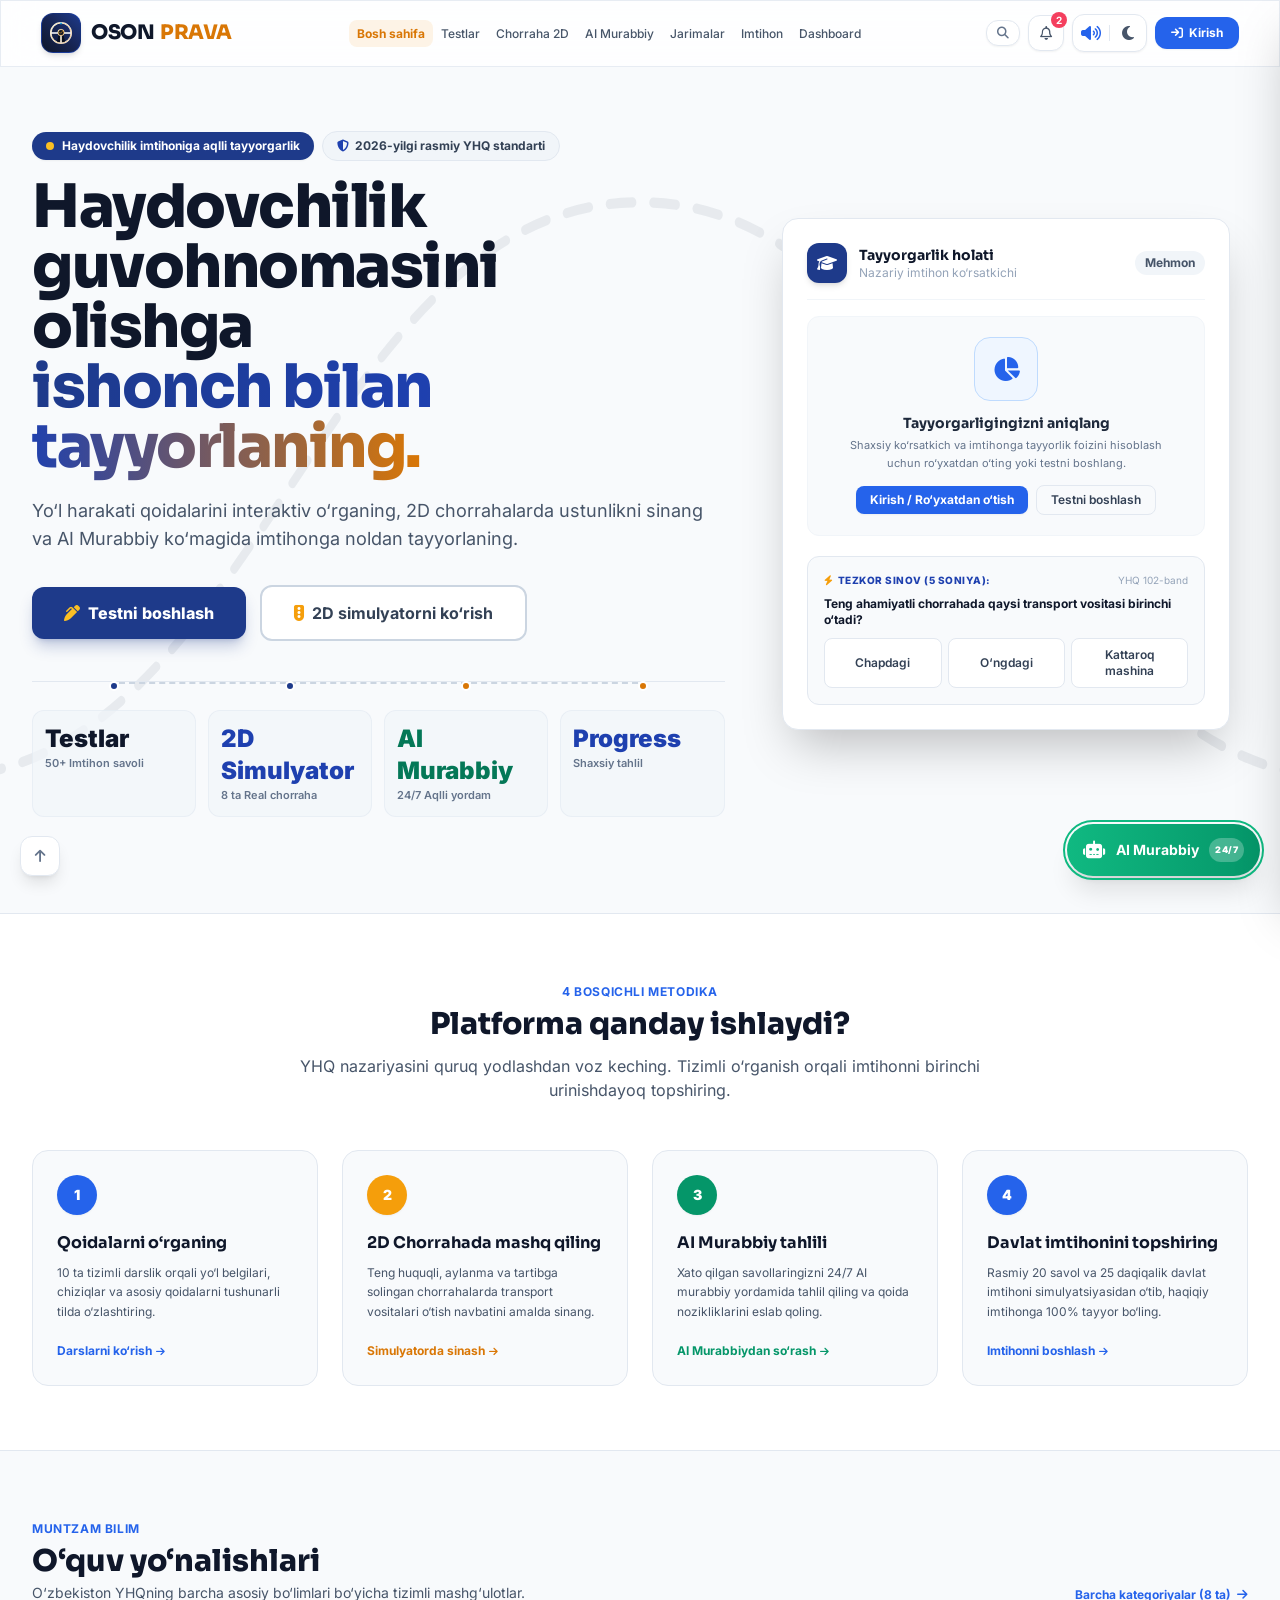
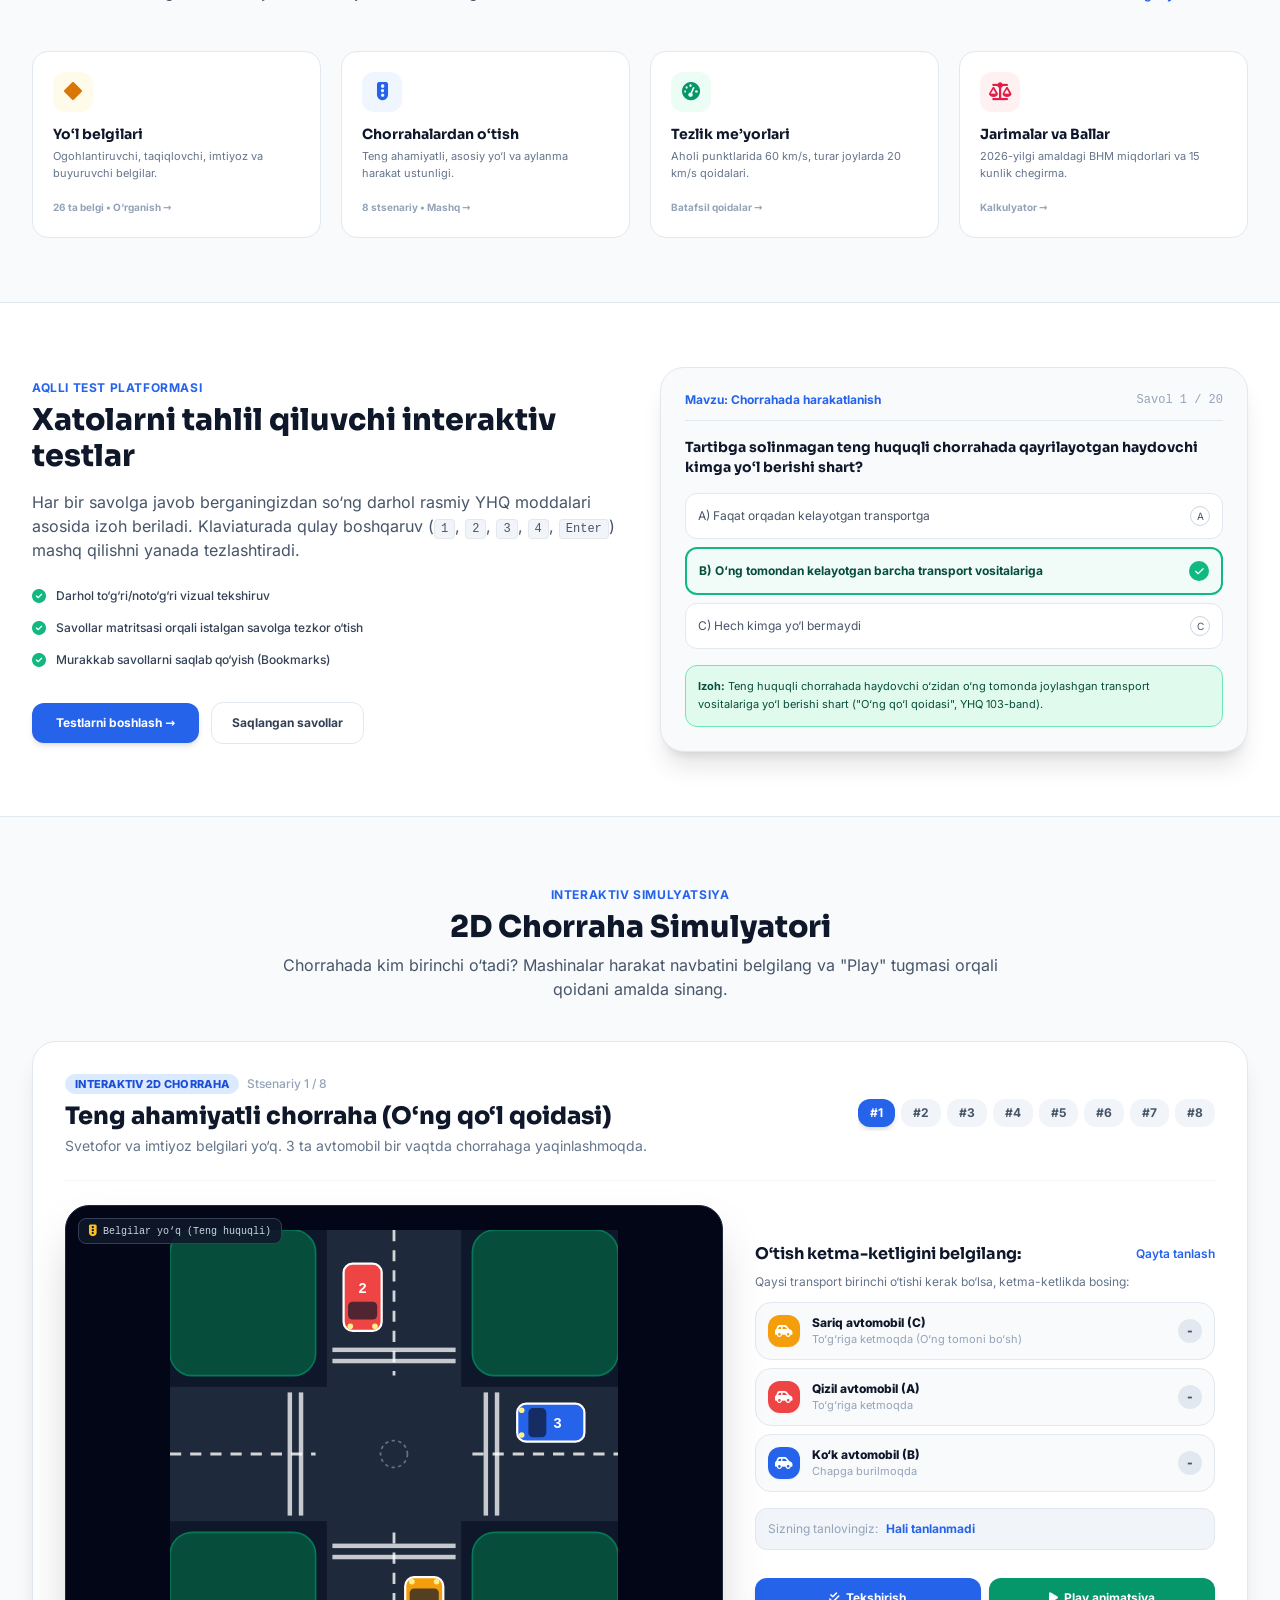
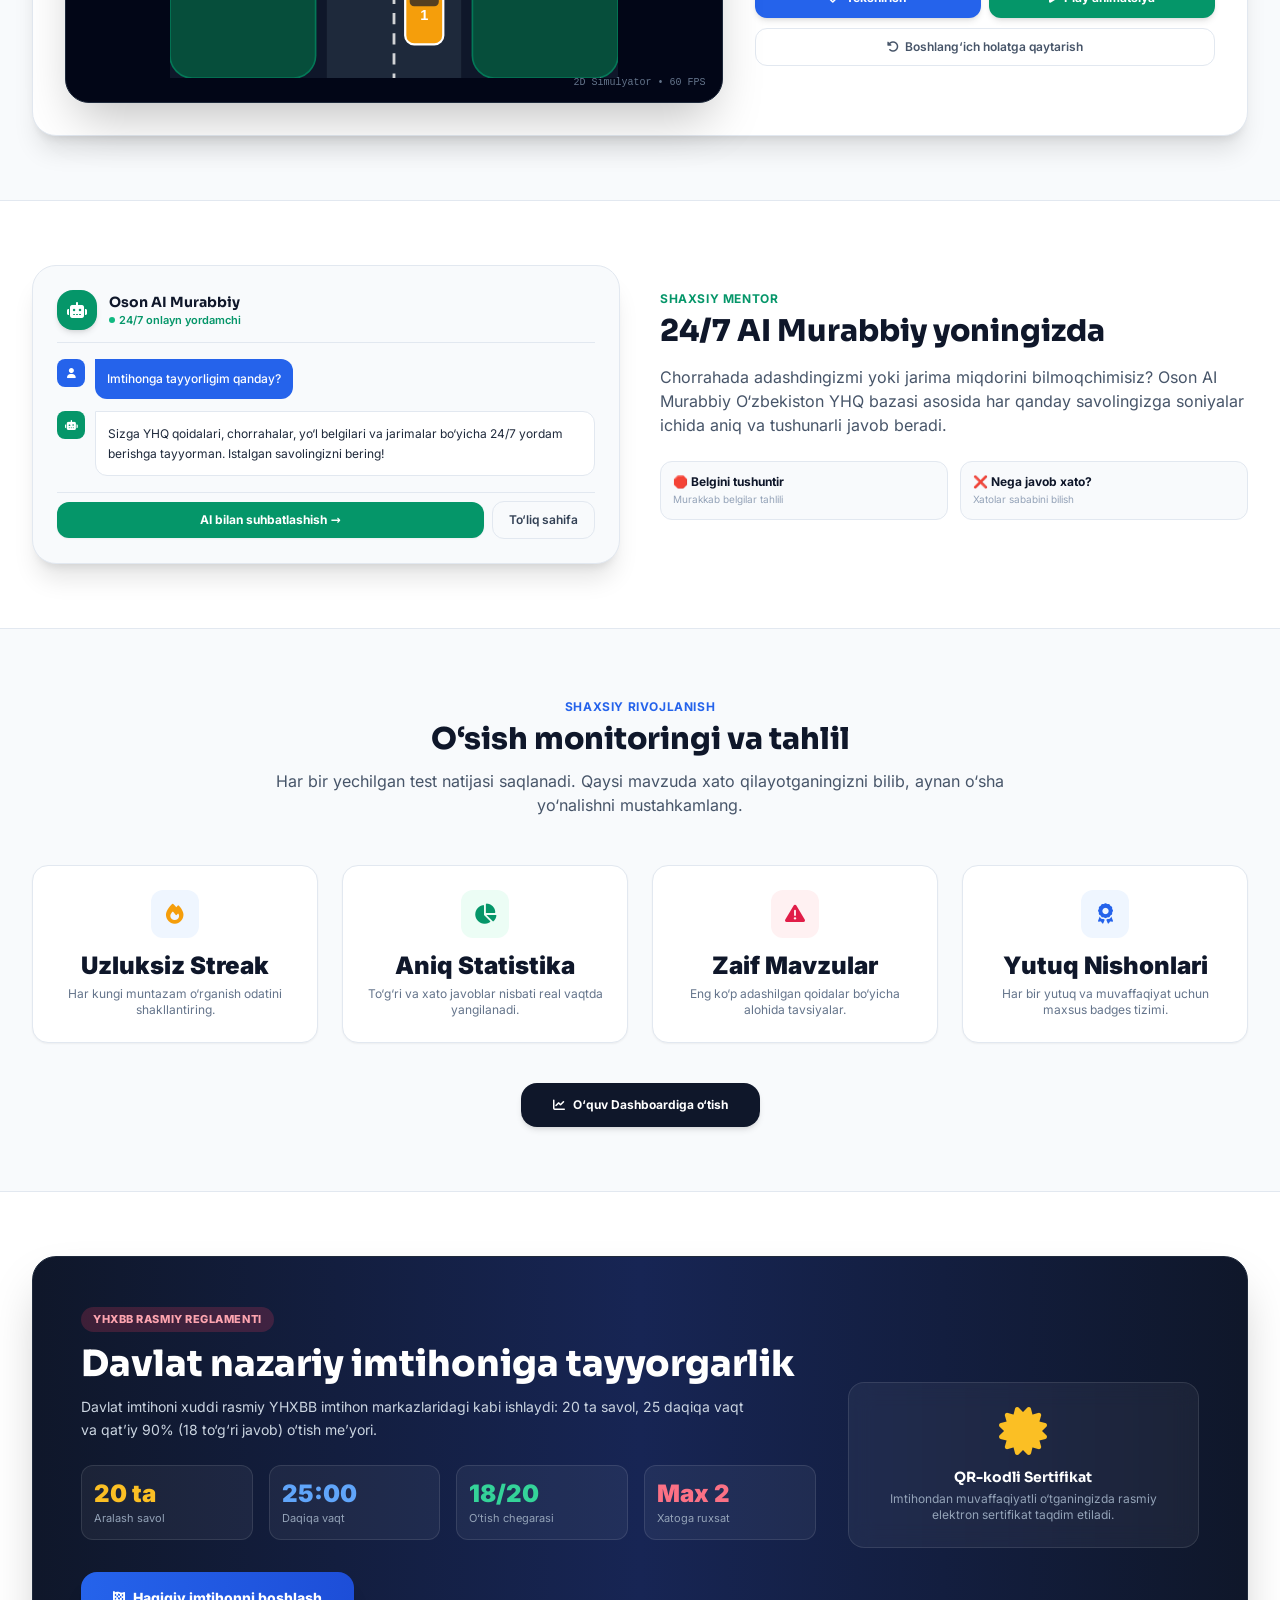
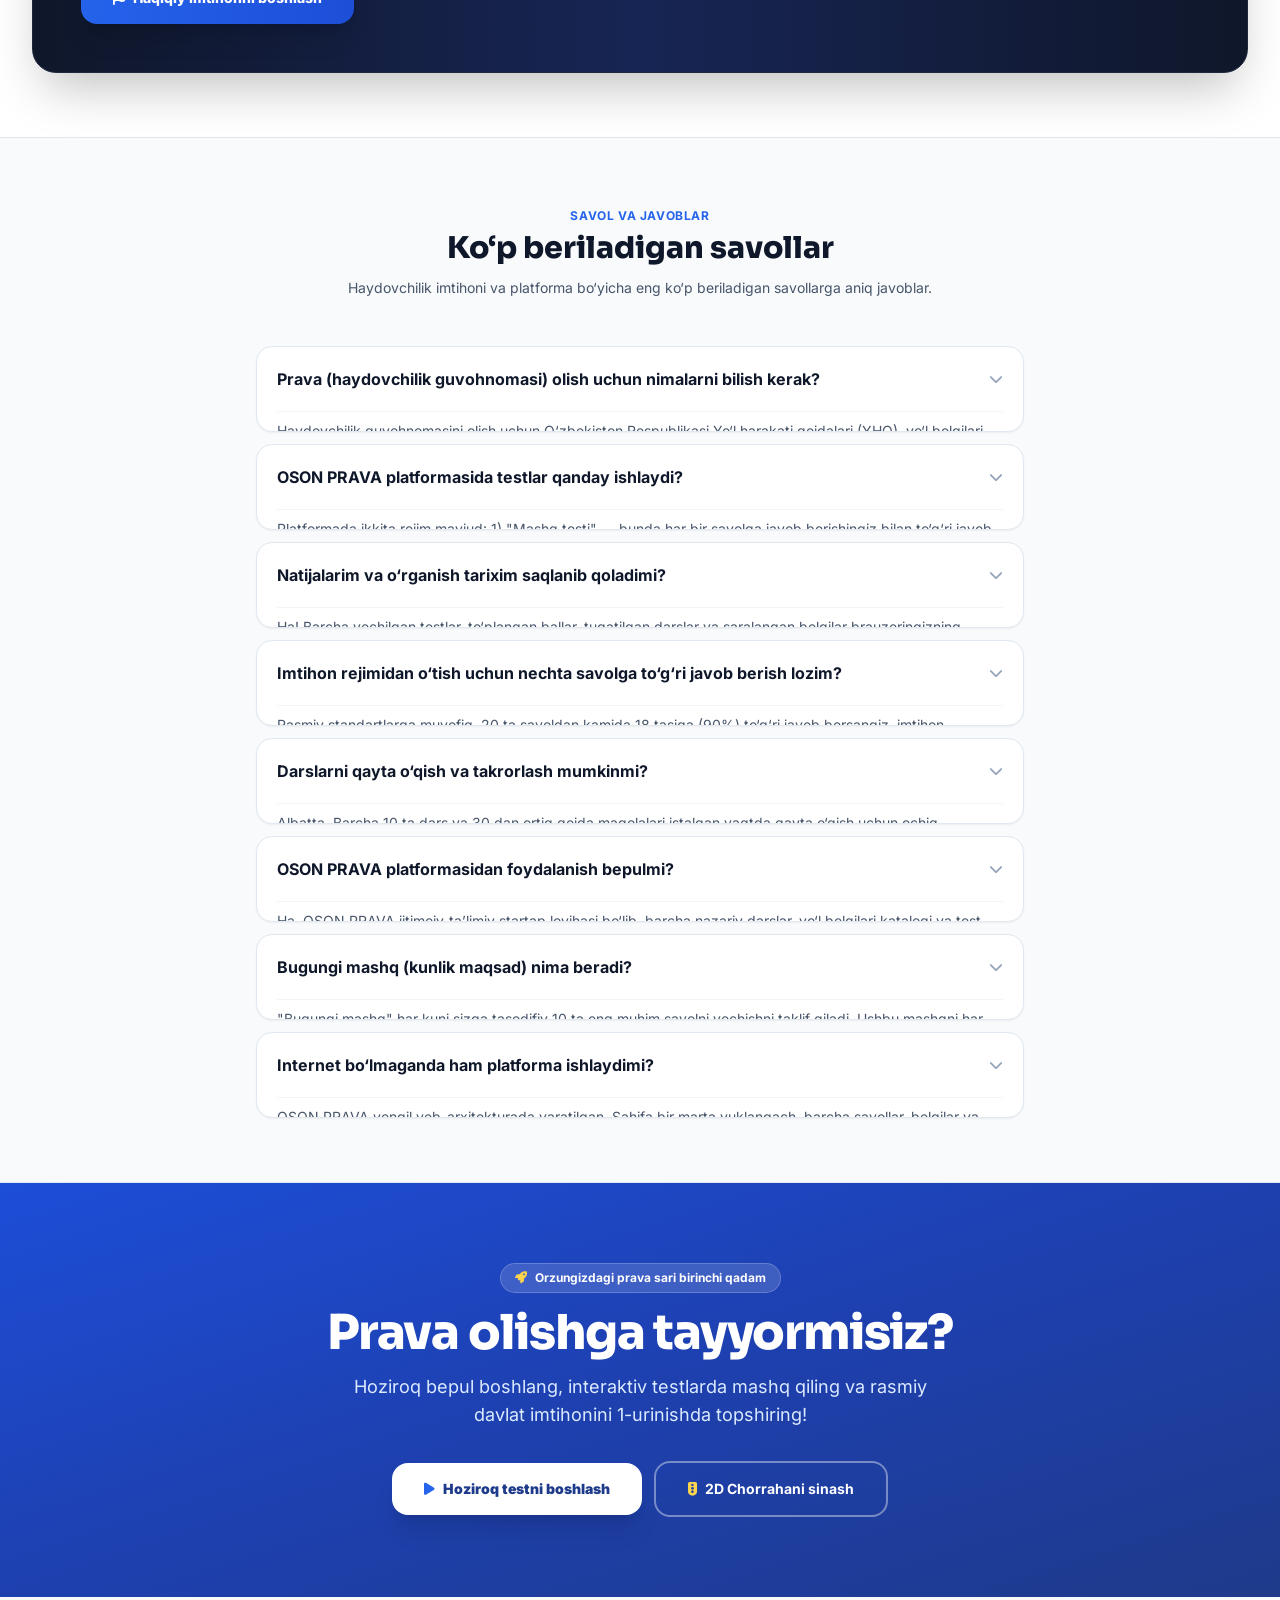
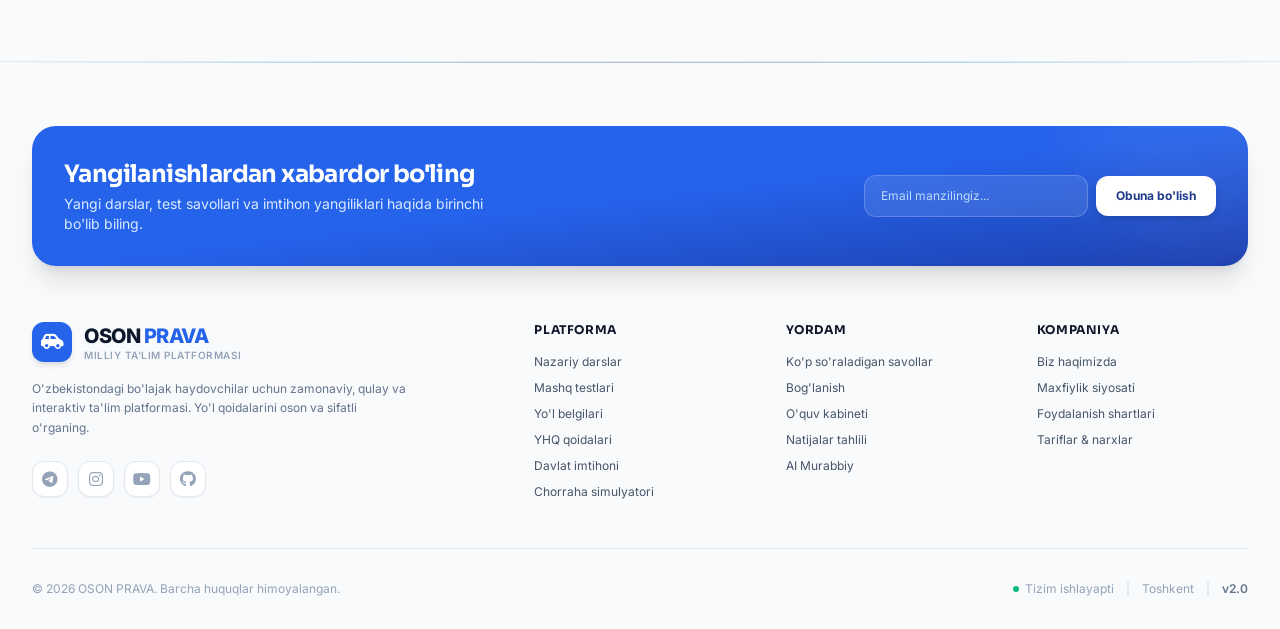
<file: OSONPRAVA_fixed (2)/index.html>
<!DOCTYPE html>
<html lang="uz" class="scroll-smooth">

<head>
  <meta charset="UTF-8">
  <meta name="viewport" content="width=device-width, initial-scale=1.0">
  <title>OSON PRAVA — Haydovchilik guvohnomasi nazariy imtihoniga tayyorlov platformasi</title>
  <meta name="description"
    content="O‘zbekiston bo‘yicha eng zamonaviy prava imtihoniga tayyorgarlik platformasi. Yo‘l qoidalari, darslar, interaktiv belgilar va davlat imtihoni simulyatori.">

  <!-- Tema: sahifa chizilishidan oldin qo‘llanadi (preloader va sayt bir xil rangda chiqsin) -->
  <script>
    (function () {
      try {
        var s = JSON.parse(localStorage.getItem('OSON_PRAVA_SETTINGS') || 'null');
        var dark = s && typeof s.darkMode === 'boolean'
          ? s.darkMode
          : (window.matchMedia && window.matchMedia('(prefers-color-scheme: dark)').matches);
        if (dark) document.documentElement.classList.add('dark');
      } catch (e) { /* localStorage yopiq bo‘lsa ham sayt ishlayveradi */ }
    })();
  </script>

  <!-- Favicon & PWA Icons -->
  <link rel="icon" type="image/svg+xml" href="favicon.svg?v=2">
  <link rel="icon" type="image/png" sizes="32x32" href="favicon-32.png?v=2">
  <link rel="icon" type="image/png" sizes="16x16" href="favicon-16.png?v=2">
  <link rel="apple-touch-icon" sizes="192x192" href="favicon-192.png?v=2">
  <link rel="manifest" href="manifest.json">
  <meta name="theme-color" content="#0A1530">

  <!-- PRELOADER — critical CSS. Hech qanday tashqi resursga bog‘liq emas, shuning uchun
       sahifa ochilishi bilan darhol chiqadi va hech qachon "qotib" qolmaydi. -->
  <style id="preloader-critical">
    #site-preloader {
      --sp-bg: #FAFAF7; --sp-fg: #101828; --sp-muted: #94A3B8; --sp-line: #E7E5DE; --sp-accent: #D97706;
      position: fixed; inset: 0; z-index: 9999;
      display: flex; align-items: center; justify-content: center;
      background: var(--sp-bg); color: var(--sp-fg);
      font-family: 'Inter', system-ui, -apple-system, 'Segoe UI', Roboto, sans-serif;
      touch-action: none; overscroll-behavior: contain; user-select: none; -webkit-user-select: none;
      transition: opacity .5s ease, visibility .5s;
      /* CSS-only failsafe: JS umuman ishlamasa ham 7 soniyadan keyin o‘zi yopiladi */
      animation: sp-failsafe .35s ease 7s forwards;
    }
    html.dark #site-preloader {
      --sp-bg: #0A0A0C; --sp-fg: #F7F7F5; --sp-muted: #7A7A82; --sp-line: #2A2A2F; --sp-accent: #FB923C;
    }
    #site-preloader.is-hidden { opacity: 0; visibility: hidden; pointer-events: none; }
    @keyframes sp-failsafe { to { opacity: 0; visibility: hidden; pointer-events: none; } }

    #site-preloader .sp-inner {
      display: flex; flex-direction: column; align-items: center;
      width: min(220px, 62vw);
      animation: sp-rise .6s cubic-bezier(.16, 1, .3, 1) both;
    }
    @keyframes sp-rise { from { opacity: 0; transform: translateY(8px); } to { opacity: 1; transform: none; } }

    #site-preloader .sp-mark { width: 48px; height: 48px; overflow: visible; }
    #site-preloader .sp-shield {
      stroke: var(--sp-fg); stroke-width: 3.5; stroke-linejoin: round; opacity: .88;
      stroke-dasharray: 1; stroke-dashoffset: 0;
      animation: sp-shield .6s cubic-bezier(.4, 0, .2, 1) both;
    }
    #site-preloader .sp-check {
      stroke: var(--sp-accent); stroke-width: 6; stroke-linecap: round; stroke-linejoin: round;
      stroke-dasharray: 1; stroke-dashoffset: 1;
      animation: sp-check 2s cubic-bezier(.4, 0, .2, 1) .3s infinite;
    }
    @keyframes sp-shield { from { stroke-dashoffset: 1; } to { stroke-dashoffset: 0; } }
    @keyframes sp-check {
      0%   { stroke-dashoffset: 1; opacity: 1; }
      30%  { stroke-dashoffset: 0; opacity: 1; }
      78%  { stroke-dashoffset: 0; opacity: 1; }
      100% { stroke-dashoffset: 0; opacity: 0; }
    }

    #site-preloader .sp-word {
      margin: 20px -0.32em 0 0; padding: 0;
      font-family: 'Sora', system-ui, -apple-system, 'Segoe UI', Roboto, sans-serif;
      font-size: 12.5px; font-weight: 600; letter-spacing: .32em; text-transform: uppercase; line-height: 1;
    }

    /* Yo‘l chizig‘iga o‘xshash punktir progress */
    #site-preloader .sp-track {
      position: relative; width: 100%; height: 3px; margin-top: 26px; overflow: hidden;
      background: var(--sp-line);
      -webkit-mask-image: repeating-linear-gradient(90deg, #000 0 9px, transparent 9px 15px);
              mask-image: repeating-linear-gradient(90deg, #000 0 9px, transparent 9px 15px);
    }
    #site-preloader .sp-fill {
      position: absolute; inset: 0; display: block; background: var(--sp-accent);
      transform: scaleX(0); transform-origin: left center; transition: transform .22s ease-out;
    }
    #site-preloader .sp-meta {
      display: flex; align-items: center; justify-content: space-between; width: 100%;
      margin-top: 11px; font-size: 10.5px; line-height: 1; letter-spacing: .06em; color: var(--sp-muted);
    }
    #site-preloader .sp-meta #preloader-percent { color: var(--sp-fg); font-variant-numeric: tabular-nums; }

    @media (prefers-reduced-motion: reduce) {
      #site-preloader, #site-preloader .sp-inner, #site-preloader .sp-shield { animation: none; }
      #site-preloader .sp-check { animation: none; stroke-dashoffset: 0; }
      #site-preloader .sp-fill { transition: none; }
    }
  </style>
  <noscript><style>#site-preloader { display: none !important; }</style></noscript>

  <!-- Shriftlar va ikonkalar — hammasi loyihaning o‘zida (CDN yo‘q) -->
  <link rel="preload" href="vendor/fonts/sora-latin-wght-normal.woff2" as="font" type="font/woff2" crossorigin>
  <link rel="preload" href="vendor/fonts/inter-latin-wght-normal.woff2" as="font" type="font/woff2" crossorigin>
  <link rel="stylesheet" href="vendor/fontawesome/css/all.min.css">

  <!-- Custom Design System Stylesheet -->
  <link rel="stylesheet" href="css/style.css">
  <!-- Tailwind (oldindan kompilyatsiya qilingan; style.css'dan KEYIN ulanadi — CDN'dagi tartib bilan bir xil) -->
  <link rel="stylesheet" href="css/tailwind.css">
</head>

<body
  class="bg-slate-50 dark:bg-slate-950 text-slate-900 dark:text-slate-100 transition-colors duration-200 pb-16 xl:pb-0">

  <!-- ========================================================================
       SITE PRELOADER (minimal) — stillari <head> ichidagi #preloader-critical'da
       ======================================================================== -->
  <div id="site-preloader" role="status" aria-live="polite" aria-label="Yuklanmoqda">
    <div class="sp-inner">
      <svg class="sp-mark" viewBox="0 0 120 120" fill="none" aria-hidden="true" focusable="false">
        <path class="sp-shield" pathLength="1"
          d="M60 14 C80 14 96 22 100 44 C100 71 81 93 60 106 C39 93 20 71 20 44 C24 22 40 14 60 14 Z" />
        <path class="sp-check" pathLength="1" d="M42 57 L55 70 L79 44" />
      </svg>
      <p class="sp-word">Oson Prava</p>
      <div class="sp-track" aria-hidden="true"><i id="preloader-progress-bar" class="sp-fill"></i></div>
      <div class="sp-meta">
        <span id="preloader-msg">Yuklanmoqda</span>
        <span id="preloader-percent">0%</span>
      </div>
    </div>
  </div>

  <!-- ========================================================================
       STICKY HEADER & NAVIGATION
       ======================================================================== -->
  <header class="sticky top-0 z-40 glass border-b border-slate-200/80 dark:border-slate-800/80">
    <div class="header-container">

      <!-- 1. Brand Logo (Left) — Steering wheel + road emblem -->
      <a href="#bosh-sahifa" class="flex items-center gap-2.5 group flex-shrink-0">
        <div
          class="w-9 h-9 sm:w-10 sm:h-10 rounded-xl bg-gradient-to-tr from-slate-900 via-blue-950 to-blue-900 text-white flex items-center justify-center shadow-md group-hover:scale-105 transition-transform relative overflow-hidden p-1 border border-blue-700/40">
          <svg viewBox="0 0 120 120" class="w-full h-full" fill="none">
            <defs>
              <linearGradient id="hdrGold" x1="0%" y1="0%" x2="100%" y2="100%">
                <stop offset="0%" stop-color="#FDE68A"/>
                <stop offset="50%" stop-color="#F59E0B"/>
                <stop offset="100%" stop-color="#D97706"/>
              </linearGradient>
              <linearGradient id="hdrCyan" x1="0%" y1="0%" x2="100%" y2="100%">
                <stop offset="0%" stop-color="#38BDF8"/>
                <stop offset="100%" stop-color="#0284C7"/>
              </linearGradient>
            </defs>
            <!-- Road Perspective -->
            <path d="M43 96 L53 58 L67 58 L77 96 Z" fill="#090F1E" />
            <line x1="60" y1="62" x2="60" y2="70" stroke="#F59E0B" stroke-width="3" stroke-linecap="round" />
            <line x1="60" y1="76" x2="60" y2="86" stroke="#F59E0B" stroke-width="3.5" stroke-linecap="round" />
            <line x1="60" y1="92" x2="60" y2="96" stroke="#F59E0B" stroke-width="4" stroke-linecap="round" />
            <!-- Steering Wheel Rim -->
            <circle cx="60" cy="60" r="41" stroke="#FFFFFF" stroke-width="6.5" opacity="0.95" />
            <circle cx="60" cy="60" r="41" stroke="url(#hdrGold)" stroke-width="2" opacity="0.8" />
            <!-- Spokes -->
            <path d="M22 60 L48 60" stroke="#FFFFFF" stroke-width="5.5" stroke-linecap="round" />
            <path d="M72 60 L98 60" stroke="#FFFFFF" stroke-width="5.5" stroke-linecap="round" />
            <path d="M60 72 L60 97" stroke="#FFFFFF" stroke-width="5.5" stroke-linecap="round" />
            <!-- Hub -->
            <circle cx="60" cy="58" r="13" fill="url(#hdrGold)" stroke="#FFFFFF" stroke-width="2" />
            <circle cx="60" cy="58" r="10" fill="#0F172A" />
            <path d="M55 58 L58 61 L65 54" stroke="url(#hdrGold)" stroke-width="2.5" stroke-linecap="round" stroke-linejoin="round" />
            <!-- Beacon -->
            <circle cx="60" cy="22" r="4" fill="url(#hdrCyan)" />
          </svg>
        </div>
        <div class="hidden sm:block">
          <span
            class="font-extrabold text-lg sm:text-xl tracking-tight text-slate-900 dark:text-white flex items-center gap-1.5"
            style="font-family: var(--font-primary);">
            OSON <span class="text-amber-600 dark:text-amber-400">PRAVA</span>
          </span>
        </div>
      </a>

      <!-- 2. Desktop Navigation Menu (Center) -->
      <nav class="hidden xl:flex items-center font-medium text-xs flex-nowrap whitespace-nowrap flex-1 justify-center">
        <a href="#bosh-sahifa"
          class="nav-link inline-flex items-center px-2.5 py-1.5 rounded-lg text-slate-600 dark:text-slate-300 hover:text-blue-600 dark:hover:text-blue-400 whitespace-nowrap transition-colors">Bosh sahifa</a>
        <a href="#testlar"
          class="nav-link inline-flex items-center px-2.5 py-1.5 rounded-lg text-slate-600 dark:text-slate-300 hover:text-blue-600 dark:hover:text-blue-400 whitespace-nowrap transition-colors">Testlar</a>
        <a href="#simulyator"
          class="nav-link inline-flex items-center px-2.5 py-1.5 rounded-lg text-slate-600 dark:text-slate-300 hover:text-blue-600 dark:hover:text-blue-400 whitespace-nowrap transition-colors">Chorraha 2D</a>
        <a href="#ai-murabbiy"
          class="nav-link inline-flex items-center px-2.5 py-1.5 rounded-lg text-slate-600 dark:text-slate-300 hover:text-blue-600 dark:hover:text-blue-400 whitespace-nowrap transition-colors">AI Murabbiy</a>
        <a href="#jarimalar"
          class="nav-link inline-flex items-center px-2.5 py-1.5 rounded-lg text-slate-600 dark:text-slate-300 hover:text-blue-600 dark:hover:text-blue-400 whitespace-nowrap transition-colors">Jarimalar</a>
        <a href="#imtihon"
          class="nav-link inline-flex items-center px-2.5 py-1.5 rounded-lg text-slate-600 dark:text-slate-300 hover:text-blue-600 dark:hover:text-blue-400 whitespace-nowrap transition-colors">Imtihon</a>
        <a href="#dashboard"
          class="nav-link inline-flex items-center px-2.5 py-1.5 rounded-lg text-slate-600 dark:text-slate-300 hover:text-blue-600 dark:hover:text-blue-400 whitespace-nowrap transition-colors">Dashboard</a>
      </nav>

      <!-- 3. Right Side Actions (Right) -->
      <div class="flex items-center gap-1.5 sm:gap-2 flex-shrink-0">

        <!-- Global Search Trigger — icon-only until md, hidden entirely below sm to reduce icon crowding -->
        <button type="button"
          class="hidden sm:flex items-center gap-1.5 px-2.5 py-1.5 rounded-xl border border-slate-200 dark:border-slate-700 bg-white dark:bg-slate-800 text-slate-500 hover:text-slate-800 dark:hover:text-slate-200 text-xs font-medium transition-colors shadow-sm"
          onclick="window.OSON_UI.openGlobalSearch()" title="Qidiruv (Ctrl+K)">
          <i class="fa-solid fa-magnifying-glass"></i>
          <span class="hidden 2xl:inline">Qidiruv...</span>
          <kbd
            class="hidden 2xl:inline-block px-1.5 py-0.5 rounded bg-slate-100 dark:bg-slate-700 text-[10px] text-slate-400">Ctrl K</kbd>
        </button>

        <!-- Notification Bell -->
        <div class="relative flex-shrink-0">
          <button type="button" id="notif-trigger-btn"
            class="w-8 h-8 sm:w-9 sm:h-9 rounded-xl border border-slate-200 dark:border-slate-700 bg-white dark:bg-slate-800 text-slate-600 dark:text-slate-300 hover:text-blue-600 flex items-center justify-center relative transition-colors shadow-sm"
            onclick="window.OSON_UI.toggleNotifications()" title="Bildirishnomalar">
            <i class="fa-regular fa-bell text-sm"></i>
            <span id="notif-badge"
              class="absolute -top-1 -right-1 w-4 h-4 rounded-full bg-rose-500 text-white text-[10px] font-bold flex items-center justify-center hidden">2</span>
          </button>

          <!-- Notification Dropdown Menu -->
          <div id="notif-dropdown"
            class="absolute right-0 mt-2 w-80 sm:w-96 rounded-2xl bg-white dark:bg-slate-800 border border-slate-200 dark:border-slate-700 shadow-2xl hidden z-50 overflow-hidden animate-slide-up">
            <div class="p-3.5 border-b border-slate-100 dark:border-slate-700 flex items-center justify-between">
              <h4 class="font-bold text-sm text-slate-900 dark:text-white">Bildirishnomalar</h4>
              <button type="button" class="text-xs text-blue-600 dark:text-blue-400 font-semibold hover:underline"
                onclick="window.OSON_UI.markAllNotificationsRead()">
                Hammasini o'qilgan qilish
              </button>
            </div>
            <div id="notif-list" class="max-h-80 overflow-y-auto">
              <!-- Injected by js/ui.js -->
            </div>
          </div>
        </div>

        <!-- Sound + Theme toggles grouped into one pill — one visual unit
             instead of two separate bordered boxes, less icon clutter -->
        <div
          class="hidden sm:flex items-center rounded-xl border border-slate-200 dark:border-slate-700 bg-white dark:bg-slate-800 shadow-sm overflow-hidden flex-shrink-0">
          <button type="button"
            class="sound-toggle-btn w-8 h-8 sm:w-9 sm:h-9 flex items-center justify-center transition-colors"
            onclick="window.OSON_SOUND.toggleSound()" title="Ovoz effektlari">
            <i class="fa-solid fa-volume-high text-blue-600 dark:text-blue-400 text-sm"></i>
          </button>
          <div class="w-px h-4 bg-slate-200 dark:bg-slate-700"></div>
          <button type="button" class="w-8 h-8 sm:w-9 sm:h-9 flex items-center justify-center transition-colors"
            onclick="window.OSON_UI.toggleDarkMode()" title="Mavzuni o'zgartirish">
            <i class="theme-toggle-icon fa-solid fa-moon text-slate-600 text-sm"></i>
          </button>
        </div>

        <!-- Compact single toggle shown only on the smallest screens (below sm),
             so mobile keeps just ONE extra icon instead of two -->
        <button type="button"
          class="sm:hidden w-8 h-8 rounded-xl border border-slate-200 dark:border-slate-700 bg-white dark:bg-slate-800 flex items-center justify-center transition-colors shadow-sm"
          onclick="window.OSON_UI.toggleDarkMode()" title="Mavzuni o'zgartirish">
          <i class="theme-toggle-icon fa-solid fa-moon text-slate-600 text-sm"></i>
        </button>

        <!-- Guest Actions: Login Button -->
        <div id="nav-guest-actions" class="flex items-center flex-shrink-0">
          <button type="button" id="header-login-btn"
            class="px-4 py-2 rounded-xl bg-blue-600 hover:bg-blue-700 text-white text-xs font-bold transition-all btn-press shadow-sm flex items-center gap-1.5"
            onclick="window.OSON_UI.openModal('auth-modal')">
            <i class="fa-solid fa-arrow-right-to-bracket text-xs"></i>
            <span>Kirish</span>
          </button>
        </div>

        <!-- Logged-in Actions: Interactive User Profile Badge & Dropdown -->
        <div id="nav-user-actions" class="relative hidden items-center gap-1.5 flex-shrink-0">
          <button type="button" id="account-trigger-btn"
            class="flex items-center gap-2 p-1 pr-2 sm:p-1.5 sm:pr-3 rounded-xl border border-slate-200 dark:border-slate-700 bg-white dark:bg-slate-800 hover:bg-slate-50 dark:hover:bg-slate-700/60 transition-all shadow-sm focus:outline-none focus:ring-2 focus:ring-blue-500/20"
            onclick="window.OSON_UI.toggleAccountDropdown()" title="Foydalanuvchi menyusi">
            <div class="relative">
              <div
                class="w-7 h-7 rounded-lg bg-gradient-to-tr from-blue-700 to-blue-600 text-white font-extrabold text-xs flex items-center justify-center user-avatar-text shadow-inner">
                OP
              </div>
              <span
                class="absolute -bottom-0.5 -right-0.5 w-2.5 h-2.5 rounded-full bg-emerald-500 border-2 border-white dark:border-slate-800"></span>
            </div>
            <span
              class="font-bold text-xs text-slate-800 dark:text-slate-200 hidden 2xl:inline user-name-text truncate max-w-[100px]">
              Foydalanuvchi
            </span>
            <span id="header-user-status-badge" class="hidden"></span>
            <i class="fa-solid fa-chevron-down text-[10px] text-slate-400"></i>
          </button>

          <!-- Account Dropdown Card -->
          <div id="account-dropdown"
            class="absolute right-0 top-full mt-2 w-72 sm:w-80 rounded-2xl bg-white dark:bg-slate-800 border border-slate-200 dark:border-slate-700 shadow-2xl hidden z-50 overflow-hidden animate-slide-up">
            <!-- User Info Header -->
            <div class="p-4 border-b border-slate-100 dark:border-slate-700 bg-slate-50/60 dark:bg-slate-900/40">
              <div class="flex items-center gap-3">
                <div
                  class="w-11 h-11 rounded-2xl bg-gradient-to-tr from-blue-600 to-blue-700 text-white font-black text-base flex items-center justify-center shadow-md user-avatar-text">
                  OP
                </div>
                <div class="flex-1 min-w-0">
                  <div class="flex items-center gap-1.5">
                    <h4 class="font-bold text-sm text-slate-900 dark:text-white truncate user-name-text">Foydalanuvchi
                    </h4>
                  </div>
                  <p class="text-xs text-slate-400 truncate user-email-text">foydalanuvchi@osonprava.uz</p>
                  <div class="flex items-center gap-2 mt-1.5">
                    <span
                      class="user-plan-badge px-2 py-0.5 rounded-full text-[10px] font-bold bg-slate-100 dark:bg-slate-700 text-slate-600 dark:text-slate-300">
                      Standart a’zo
                    </span>
                    <span class="user-streak-badge text-[11px] font-bold text-slate-500 flex items-center gap-1">
                      <i class="fa-solid fa-fire text-amber-500"></i> 0 kun
                    </span>
                  </div>
                </div>
              </div>
            </div>

            <!-- Navigation Links -->
            <div class="p-2 space-y-0.5 text-xs font-semibold text-slate-700 dark:text-slate-200">
              <a href="#profil"
                class="flex items-center gap-2.5 px-3 py-2.5 rounded-xl hover:bg-slate-100 dark:hover:bg-slate-700/60 transition-colors"
                onclick="window.OSON_UI.closeAccountDropdown()">
                <i class="fa-solid fa-user text-blue-500 text-sm w-4 text-center"></i>
                <span>Mening profilim</span>
              </a>
              <a href="#dashboard"
                class="flex items-center gap-2.5 px-3 py-2.5 rounded-xl hover:bg-slate-100 dark:hover:bg-slate-700/60 transition-colors"
                onclick="window.OSON_UI.closeAccountDropdown()">
                <i class="fa-solid fa-chart-pie text-blue-500 text-sm w-4 text-center"></i>
                <span>O'quv dashboardi & statistika</span>
              </a>
              <a href="#natijalar"
                class="flex items-center gap-2.5 px-3 py-2.5 rounded-xl hover:bg-slate-100 dark:hover:bg-slate-700/60 transition-colors"
                onclick="window.OSON_UI.closeAccountDropdown()">
                <i class="fa-solid fa-square-poll-vertical text-blue-500 text-sm w-4 text-center"></i>
                <span>Test natijalari tarixi</span>
              </a>
              <a href="#saqlanganlar"
                class="flex items-center gap-2.5 px-3 py-2.5 rounded-xl hover:bg-slate-100 dark:hover:bg-slate-700/60 transition-colors"
                onclick="window.OSON_UI.closeAccountDropdown()">
                <i class="fa-solid fa-bookmark text-amber-500 text-sm w-4 text-center"></i>
                <span>Saqlangan savollar</span>
              </a>
              <a href="#bildirishnomalar"
                class="flex items-center gap-2.5 px-3 py-2.5 rounded-xl hover:bg-slate-100 dark:hover:bg-slate-700/60 transition-colors"
                onclick="window.OSON_UI.closeAccountDropdown()">
                <i class="fa-solid fa-bell text-blue-500 text-sm w-4 text-center"></i>
                <span>Bildirishnomalar</span>
              </a>
              <a href="#sozlamalar"
                class="flex items-center gap-2.5 px-3 py-2.5 rounded-xl hover:bg-slate-100 dark:hover:bg-slate-700/60 transition-colors"
                onclick="window.OSON_UI.closeAccountDropdown()">
                <i class="fa-solid fa-gear text-slate-500 text-sm w-4 text-center"></i>
                <span>Platforma sozlamalari</span>
              </a>
              <button type="button"
                class="w-full flex items-center gap-2.5 px-3 py-2.5 rounded-xl hover:bg-slate-100 dark:hover:bg-slate-700/60 transition-colors text-left"
                onclick="window.OSON_CERTIFICATE.openCertificate(); window.OSON_UI.closeAccountDropdown()">
                <i class="fa-solid fa-certificate text-amber-500 text-sm w-4 text-center"></i>
                <span>Rasmiy Sertifikat</span>
              </button>
            </div>

            <!-- Footer: Logout -->
            <div class="p-2 border-t border-slate-100 dark:border-slate-700/60">
              <button type="button" id="account-logout-btn"
                class="w-full flex items-center justify-center gap-2 px-3 py-2.5 rounded-xl text-rose-600 dark:text-rose-400 hover:bg-rose-50 dark:hover:bg-rose-950/40 text-xs font-bold transition-colors"
                onclick="window.OSON_AUTH.logout(); window.OSON_UI.showToast('Tizimdan chiqildi', 'info')">
                <i class="fa-solid fa-arrow-right-from-bracket"></i>
                <span>Chiqish</span>
              </button>
            </div>
          </div>
        </div>

        <!-- Mobile Menu Toggle — a labeled pill instead of a bare icon square,
             so it reads clearly as "Menu" rather than blending into the icon row -->
        <button type="button" id="mobile-menu-toggle-btn"
          class="xl:hidden relative flex items-center gap-1.5 pl-2.5 pr-3 h-8 sm:h-9 rounded-full bg-blue-900 hover:bg-blue-950 text-white transition-colors shadow-sm"
          aria-expanded="false" aria-controls="mobile-menu" onclick="window.OSON_UI.toggleMobileMenu()">
          <span class="relative inline-flex w-3 h-3 items-center justify-center flex-shrink-0">
            <i class="bar-icon fa-solid fa-bars text-xs"></i>
            <i class="close-icon fa-solid fa-xmark text-xs"></i>
          </span>
          <span class="text-xs font-bold">Menyu</span>
        </button>

      </div>
    </div>

    <!-- Mobile Drawer Navigation -->
    <div id="mobile-menu" class="xl:hidden border-t border-slate-200 dark:border-slate-800 bg-white dark:bg-slate-900">
      <div class="mobile-menu-inner overflow-y-auto max-h-[calc(100vh-4.5rem)]">
        <div class="px-4 pt-4 pb-2">

          <!-- Primary sections — matches the desktop nav 1:1, minimal single column -->
          <div class="space-y-1 text-sm font-semibold">
            <a href="#bosh-sahifa"
              class="nav-link flex items-center gap-3 px-3 py-2.5 rounded-xl text-slate-700 dark:text-slate-200 hover:bg-slate-100 dark:hover:bg-slate-800 transition-colors">
              <i class="fa-solid fa-house w-4 text-center text-blue-500"></i> Bosh sahifa
            </a>
            <a href="#testlar"
              class="nav-link flex items-center gap-3 px-3 py-2.5 rounded-xl text-slate-700 dark:text-slate-200 hover:bg-slate-100 dark:hover:bg-slate-800 transition-colors">
              <i class="fa-solid fa-pen-clip w-4 text-center text-emerald-500"></i> Testlar
            </a>
            <a href="#simulyator"
              class="nav-link flex items-center gap-3 px-3 py-2.5 rounded-xl text-amber-800 dark:text-amber-200 bg-amber-50 dark:bg-amber-950/40 hover:bg-amber-100 dark:hover:bg-amber-950/70 transition-colors">
              <i class="fa-solid fa-traffic-light w-4 text-center text-amber-500"></i> Chorraha 2D
            </a>
            <a href="#ai-murabbiy"
              class="nav-link flex items-center gap-3 px-3 py-2.5 rounded-xl text-emerald-800 dark:text-emerald-200 bg-emerald-50 dark:bg-emerald-950/40 hover:bg-emerald-100 dark:hover:bg-emerald-950/70 transition-colors">
              <i class="fa-solid fa-robot w-4 text-center text-emerald-500"></i> AI Murabbiy
            </a>
            <a href="#jarimalar"
              class="nav-link flex items-center gap-3 px-3 py-2.5 rounded-xl text-slate-700 dark:text-slate-200 hover:bg-slate-100 dark:hover:bg-slate-800 transition-colors">
              <i class="fa-solid fa-scale-balanced w-4 text-center text-amber-500"></i> Jarimalar
            </a>
            <a href="#imtihon"
              class="nav-link flex items-center gap-3 px-3 py-2.5 rounded-xl text-rose-600 dark:text-rose-400 hover:bg-rose-50 dark:hover:bg-rose-950/40 transition-colors">
              <i class="fa-solid fa-award w-4 text-center"></i> Imtihon
            </a>
            <a href="#dashboard"
              class="nav-link flex items-center gap-3 px-3 py-2.5 rounded-xl text-slate-700 dark:text-slate-200 hover:bg-slate-100 dark:hover:bg-slate-800 transition-colors">
              <i class="fa-solid fa-chart-pie w-4 text-center text-blue-500"></i> Dashboard
            </a>
          </div>

          <!-- Secondary sections — compact icon grid to stay minimal, not a long scroll -->
          <p class="mt-4 mb-2 px-3 text-[10px] font-bold uppercase tracking-wider text-slate-400">Boshqa bo‘limlar</p>
          <div class="grid grid-cols-4 gap-1.5 text-center">
            <a href="#tariflar"
              class="nav-link flex flex-col items-center gap-1 py-2.5 rounded-xl text-slate-600 dark:text-slate-300 hover:bg-slate-100 dark:hover:bg-slate-800 transition-colors">
              <i class="fa-solid fa-tags text-emerald-500"></i><span class="text-[10px] font-semibold">Tariflar</span>
            </a>
            <a href="#qoidalar"
              class="nav-link flex flex-col items-center gap-1 py-2.5 rounded-xl text-slate-600 dark:text-slate-300 hover:bg-slate-100 dark:hover:bg-slate-800 transition-colors">
              <i class="fa-solid fa-book text-emerald-500"></i><span class="text-[10px] font-semibold">Qoidalar</span>
            </a>
            <a href="#belgilar"
              class="nav-link flex flex-col items-center gap-1 py-2.5 rounded-xl text-slate-600 dark:text-slate-300 hover:bg-slate-100 dark:hover:bg-slate-800 transition-colors">
              <i class="fa-solid fa-diamond text-amber-500"></i><span class="text-[10px] font-semibold">Belgilar</span>
            </a>
            <a href="#darslar"
              class="nav-link flex flex-col items-center gap-1 py-2.5 rounded-xl text-slate-600 dark:text-slate-300 hover:bg-slate-100 dark:hover:bg-slate-800 transition-colors">
              <i class="fa-solid fa-graduation-cap text-blue-500"></i><span
                class="text-[10px] font-semibold">Darslar</span>
            </a>
            <a href="#natijalar"
              class="nav-link flex flex-col items-center gap-1 py-2.5 rounded-xl text-slate-600 dark:text-slate-300 hover:bg-slate-100 dark:hover:bg-slate-800 transition-colors">
              <i class="fa-solid fa-square-poll-vertical text-blue-500"></i><span
                class="text-[10px] font-semibold">Natijalar</span>
            </a>
            <a href="#profil"
              class="nav-link flex flex-col items-center gap-1 py-2.5 rounded-xl text-slate-600 dark:text-slate-300 hover:bg-slate-100 dark:hover:bg-slate-800 transition-colors">
              <i class="fa-solid fa-user text-blue-500"></i><span class="text-[10px] font-semibold">Profil</span>
            </a>
            <a href="#kategoriyalar"
              class="nav-link flex flex-col items-center gap-1 py-2.5 rounded-xl text-slate-600 dark:text-slate-300 hover:bg-slate-100 dark:hover:bg-slate-800 transition-colors">
              <i class="fa-solid fa-shapes text-blue-500"></i><span class="text-[10px] font-semibold">Toifalar</span>
            </a>
            <a href="#saqlanganlar"
              class="nav-link flex flex-col items-center gap-1 py-2.5 rounded-xl text-slate-600 dark:text-slate-300 hover:bg-slate-100 dark:hover:bg-slate-800 transition-colors">
              <i class="fa-solid fa-bookmark text-amber-500"></i><span
                class="text-[10px] font-semibold">Saqlangan</span>
            </a>
            <a href="#sozlamalar"
              class="nav-link flex flex-col items-center gap-1 py-2.5 rounded-xl text-slate-600 dark:text-slate-300 hover:bg-slate-100 dark:hover:bg-slate-800 transition-colors">
              <i class="fa-solid fa-gear text-slate-500"></i><span class="text-[10px] font-semibold">Sozlama</span>
            </a>
            <a href="#bildirishnomalar"
              class="nav-link flex flex-col items-center gap-1 py-2.5 rounded-xl text-slate-600 dark:text-slate-300 hover:bg-slate-100 dark:hover:bg-slate-800 transition-colors">
              <i class="fa-solid fa-bell text-blue-500"></i><span class="text-[10px] font-semibold">Xabarlar</span>
            </a>
            <a href="#qidiruv"
              class="nav-link flex flex-col items-center gap-1 py-2.5 rounded-xl text-slate-600 dark:text-slate-300 hover:bg-slate-100 dark:hover:bg-slate-800 transition-colors">
              <i class="fa-solid fa-magnifying-glass text-blue-500"></i><span
                class="text-[10px] font-semibold">Qidiruv</span>
            </a>
            <a href="#faq"
              class="nav-link flex flex-col items-center gap-1 py-2.5 rounded-xl text-slate-600 dark:text-slate-300 hover:bg-slate-100 dark:hover:bg-slate-800 transition-colors">
              <i class="fa-solid fa-circle-question text-slate-500"></i><span
                class="text-[10px] font-semibold">FAQ</span>
            </a>
          </div>

          <div id="mobile-auth-container" class="mt-4 pt-3 pb-4 border-t border-slate-100 dark:border-slate-800">
            <!-- Injected dynamically by window.OSON_AUTH.syncAuthUI() -->
          </div>
        </div>
      </div>
    </div>

    <!-- Zero-flicker initial auth state check -->
    <script>
        (function () {
          try {
            var s = localStorage.getItem('OSON_PRAVA_SESSION');
            var u = localStorage.getItem('OSON_PRAVA_USER');
            if (s && u) {
              var user = JSON.parse(u);
              var guest = document.getElementById('nav-guest-actions');
              var auth = document.getElementById('nav-user-actions');
              var notif = document.getElementById('header-notif-container');
              if (guest) { guest.classList.add('hidden'); guest.classList.remove('flex'); }
              if (auth) { auth.classList.remove('hidden'); auth.classList.add('flex', 'flex-shrink-0'); }
              if (notif) { notif.classList.remove('hidden'); }
              var avs = document.querySelectorAll('.user-avatar-text');
              var names = document.querySelectorAll('.user-name-text');
              for (var i = 0; i < avs.length; i++) avs[i].textContent = user.avatar || 'OP';
              for (var j = 0; j < names.length; j++) names[j].textContent = user.name || 'Foydalanuvchi';
            }
          } catch (e) { }
        })();
    </script>
  </header>

  <!-- ========================================================================
       MAIN ROUTER SPA VIEWS
       ======================================================================== -->
  <main class="flex-1">

    <!-- 1. VIEW: BOSH SAHIFA (HOMEPAGE) -->
    <section id="view-bosh-sahifa" class="view-section active">

      <!-- 1. HERO SECTION — "YO'L" concept: a dashed route line runs behind
           the content and threads through the stats, tying visually into
           the new route-mark logo. -->
      <div
        class="relative overflow-hidden pt-10 pb-16 lg:pt-16 lg:pb-24 border-b border-slate-200 dark:border-slate-800">
        <!-- Decorative route line (purely visual, aria-hidden) -->
        <svg class="absolute inset-0 w-full h-full pointer-events-none opacity-[0.07] dark:opacity-[0.12]"
          preserveAspectRatio="none" viewBox="0 0 1000 500" aria-hidden="true">
          <path d="M -50 420 C 200 420, 250 80, 500 80 S 800 420, 1050 420" stroke="var(--brand-blue)" stroke-width="6"
            stroke-dasharray="18 16" fill="none" stroke-linecap="round" />
        </svg>

        <div class="container relative">
          <div class="grid grid-cols-1 lg:grid-cols-12 gap-10 items-center">

            <!-- Hero Left Content -->
            <div class="lg:col-span-7 text-center lg:text-left">
              <div class="flex flex-wrap items-center justify-center lg:justify-start gap-2 mb-4">
                <div
                  class="inline-flex items-center gap-2 px-3.5 py-1.5 rounded-full bg-blue-900 text-white text-xs font-bold shadow-sm">
                  <span class="w-2 h-2 rounded-full bg-amber-400 animate-pulse"></span>
                  Haydovchilik imtihoniga aqlli tayyorgarlik
                </div>
                <div
                  class="inline-flex items-center gap-1.5 px-3.5 py-1.5 rounded-full bg-slate-100 dark:bg-slate-800 border border-slate-200 dark:border-slate-700 text-slate-700 dark:text-slate-300 text-xs font-bold">
                  <i class="fa-solid fa-shield-halved text-blue-800 dark:text-blue-400"></i>
                  <span>2026-yilgi rasmiy YHQ standarti</span>
                </div>
              </div>

              <h1
                class="text-4xl sm:text-5xl lg:text-6xl font-extrabold tracking-tight text-slate-900 dark:text-white leading-[1.12] mb-5"
                style="font-family: var(--font-primary);">
                Haydovchilik guvohnomasini olishga <br class="hidden sm:inline">
                <span
                  class="bg-gradient-to-r from-blue-900 via-blue-800 to-amber-600 bg-clip-text text-transparent">ishonch bilan tayyorlaning.</span>
              </h1>

              <p
                class="text-base sm:text-lg text-slate-600 dark:text-slate-300 mb-8 max-w-2xl mx-auto lg:mx-0 leading-relaxed font-normal">
                Yo‘l harakati qoidalarini interaktiv o‘rganing, 2D chorrahalarda ustunlikni sinang va AI Murabbiy ko‘magida imtihonga noldan tayyorlaning.
              </p>

              <!-- Hero CTA Buttons -->
              <div class="flex flex-col sm:flex-row items-center justify-center lg:justify-start gap-3.5 mb-10">
                <a href="#testlar"
                  class="w-full sm:w-auto px-8 py-3.5 rounded-xl bg-blue-900 hover:bg-blue-950 text-white font-extrabold text-sm sm:text-base shadow-lg shadow-blue-900/25 transition-all btn-press flex items-center justify-center gap-2">
                  <i class="fa-solid fa-pen-clip text-amber-400"></i>
                  <span>Testni boshlash</span>
                </a>
                <a href="#simulyator"
                  class="w-full sm:w-auto px-8 py-3.5 rounded-xl border-2 border-slate-300 dark:border-slate-700 hover:border-amber-600 dark:hover:border-amber-400 font-bold text-sm sm:text-base text-slate-700 dark:text-slate-200 transition-all btn-press flex items-center justify-center gap-2 bg-white dark:bg-slate-800">
                  <i class="fa-solid fa-traffic-light text-amber-500"></i>
                  <span>2D simulyatorni ko‘rish</span>
                </a>
              </div>

              <!-- Real Product Trust Indicators -->
              <div class="relative pt-7 border-t border-slate-200 dark:border-slate-800">
                <div
                  class="hidden sm:block absolute top-0 left-[12.5%] right-[12.5%] border-t-2 border-dashed border-slate-300 dark:border-slate-700">
                </div>
                <div class="grid grid-cols-2 sm:grid-cols-4 gap-3 text-left">
                  <a href="#testlar"
                    class="relative p-3 rounded-xl bg-slate-100/70 dark:bg-slate-900/60 border border-slate-200/60 dark:border-slate-800 hover:border-blue-500/40 transition-colors block group">
                    <span
                      class="hidden sm:block absolute -top-[1.85rem] left-1/2 -translate-x-1/2 w-2.5 h-2.5 rounded-full bg-blue-900 border-2 border-white dark:border-slate-950"></span>
                    <div class="text-xl sm:text-2xl font-black text-slate-900 dark:text-white group-hover:text-blue-600 transition-colors">Testlar</div>
                    <div class="text-[11px] font-semibold text-slate-500 dark:text-slate-400">50+ Imtihon savoli</div>
                  </a>
                  <a href="#simulyator"
                    class="relative p-3 rounded-xl bg-slate-100/70 dark:bg-slate-900/60 border border-slate-200/60 dark:border-slate-800 hover:border-amber-500/40 transition-colors block group">
                    <span
                      class="hidden sm:block absolute -top-[1.85rem] left-1/2 -translate-x-1/2 w-2.5 h-2.5 rounded-full bg-blue-900 border-2 border-white dark:border-slate-950"></span>
                    <div class="text-xl sm:text-2xl font-black text-blue-800 dark:text-blue-400 group-hover:text-amber-500 transition-colors">2D Simulyator</div>
                    <div class="text-[11px] font-semibold text-slate-500 dark:text-slate-400">8 ta Real chorraha</div>
                  </a>
                  <a href="#ai-murabbiy"
                    class="relative p-3 rounded-xl bg-slate-100/70 dark:bg-slate-900/60 border border-slate-200/60 dark:border-slate-800 hover:border-emerald-500/40 transition-colors block group">
                    <span
                      class="hidden sm:block absolute -top-[1.85rem] left-1/2 -translate-x-1/2 w-2.5 h-2.5 rounded-full bg-amber-600 border-2 border-white dark:border-slate-950"></span>
                    <div class="text-xl sm:text-2xl font-black text-emerald-700 dark:text-emerald-400 group-hover:text-emerald-500 transition-colors">AI Murabbiy</div>
                    <div class="text-[11px] font-semibold text-slate-500 dark:text-slate-400">24/7 Aqlli yordam</div>
                  </a>
                  <a href="#dashboard"
                    class="relative p-3 rounded-xl bg-slate-100/70 dark:bg-slate-900/60 border border-slate-200/60 dark:border-slate-800 hover:border-blue-500/40 transition-colors block group">
                    <span
                      class="hidden sm:block absolute -top-[1.85rem] left-1/2 -translate-x-1/2 w-2.5 h-2.5 rounded-full bg-amber-600 border-2 border-white dark:border-slate-950"></span>
                    <div class="text-xl sm:text-2xl font-black text-blue-800 dark:text-blue-400 group-hover:text-blue-500 transition-colors">Progress</div>
                    <div class="text-[11px] font-semibold text-slate-500 dark:text-slate-400">Shaxsiy tahlil</div>
                  </a>
                </div>
              </div>
            </div>

            <!-- Hero Right Visual (Interactive Exam Readiness Card) -->
            <div class="lg:col-span-5 relative">
              <div
                class="relative mx-auto max-w-md bg-white dark:bg-slate-800 rounded-2xl p-6 shadow-2xl border border-slate-200 dark:border-slate-700 card-hover">

                <!-- Card Header -->
                <div
                  class="flex items-center justify-between pb-4 mb-4 border-b border-slate-100 dark:border-slate-700">
                  <div class="flex items-center gap-3">
                    <div
                      class="w-10 h-10 rounded-xl bg-blue-900 text-white flex items-center justify-center font-bold shadow-md">
                      <i class="fa-solid fa-graduation-cap text-base"></i>
                    </div>
                    <div>
                      <h4 class="font-bold text-sm text-slate-900 dark:text-white">Tayyorgarlik holati</h4>
                      <p class="text-xs text-slate-400">Nazariy imtihon ko‘rsatkichi</p>
                    </div>
                  </div>
                  <span id="hero-readiness-badge"
                    class="px-2.5 py-1 rounded-full bg-slate-100 dark:bg-slate-700 text-slate-600 dark:text-slate-300 text-xs font-bold">
                    Mehmon
                  </span>
                </div>

                <!-- Exam Readiness Score (Rendered dynamically by window.OSON_UI.updateHeroReadiness()) -->
                <div id="hero-readiness-score-box"
                  class="p-5 rounded-xl bg-slate-50 dark:bg-slate-900 mb-5 text-center border border-slate-100 dark:border-slate-800">
                  <div class="w-16 h-16 mx-auto rounded-2xl bg-blue-50 dark:bg-blue-950/60 border border-blue-200 dark:border-blue-800 flex items-center justify-center mb-3 text-blue-600 dark:text-blue-400">
                    <i class="fa-solid fa-chart-pie text-2xl"></i>
                  </div>
                  <h5 class="font-bold text-sm text-slate-800 dark:text-slate-200">Tayyorgarligingizni aniqlang</h5>
                  <p class="text-[11px] text-slate-500 dark:text-slate-400 mt-1 max-w-xs mx-auto leading-relaxed">
                    Shaxsiy ko‘rsatkich va imtihonga tayyorlik foizini hisoblash uchun ro‘yxatdan o‘ting yoki testni boshlang.
                  </p>
                  <div class="mt-3 flex items-center justify-center gap-2">
                    <button type="button" 
                            class="px-3.5 py-1.5 rounded-lg bg-blue-600 hover:bg-blue-700 text-white font-bold text-xs shadow-sm transition-all"
                            onclick="window.OSON_UI.openModal('auth-modal')">
                      Kirish / Ro‘yxatdan o‘tish
                    </button>
                    <a href="#testlar" class="px-3.5 py-1.5 rounded-lg border border-slate-200 dark:border-slate-700 hover:bg-slate-100 dark:hover:bg-slate-800 text-slate-700 dark:text-slate-300 font-semibold text-xs transition-colors">
                      Testni boshlash
                    </a>
                  </div>
                </div>

                <!-- Interactive Instant Quiz Teaser -->
                <div
                  class="p-4 rounded-xl bg-slate-50 dark:bg-slate-900 border border-slate-200 dark:border-slate-800 text-left">
                  <div class="flex items-center justify-between gap-2 mb-2">
                    <span
                      class="text-[10px] font-extrabold uppercase tracking-wider text-blue-800 dark:text-blue-400 flex items-center gap-1">
                      <i class="fa-solid fa-bolt text-amber-500"></i>
                      <span>Tezkor sinov (5 soniya):</span>
                    </span>
                    <span class="text-[10px] text-slate-400">YHQ 102-band</span>
                  </div>
                  <p class="text-xs font-bold text-slate-900 dark:text-white mb-2.5">
                    Teng ahamiyatli chorrahada qaysi transport vositasi birinchi o‘tadi?
                  </p>
                  <div class="grid grid-cols-1 sm:grid-cols-3 gap-1.5">
                    <button type="button"
                      class="py-2 px-2 rounded-lg bg-white dark:bg-slate-800 hover:bg-amber-50 dark:hover:bg-amber-950/30 text-slate-700 dark:text-slate-200 text-xs font-semibold border border-slate-200 dark:border-slate-700 text-center transition-colors"
                      onclick="window.OSON_APP.answerTeaser(0)">
                      Chapdagi
                    </button>
                    <button type="button"
                      class="py-2 px-2 rounded-lg bg-white dark:bg-slate-800 hover:bg-amber-50 dark:hover:bg-amber-950/30 text-slate-700 dark:text-slate-200 text-xs font-semibold border border-slate-200 dark:border-slate-700 text-center transition-colors"
                      onclick="window.OSON_APP.answerTeaser(1)">
                      O‘ngdagi
                    </button>
                    <button type="button"
                      class="py-2 px-2 rounded-lg bg-white dark:bg-slate-800 hover:bg-amber-50 dark:hover:bg-amber-950/30 text-slate-700 dark:text-slate-200 text-xs font-semibold border border-slate-200 dark:border-slate-700 text-center transition-colors"
                      onclick="window.OSON_APP.answerTeaser(2)">
                      Kattaroq mashina
                    </button>
                  </div>
                  <div id="teaser-result-box" class="hidden"></div>
                </div>

              </div>
            </div>

          </div>
        </div>
      </div>

      <!-- 2. HOW IT WORKS SECTION (PLATFORMA QANDAY ISHLAYDI?) -->
      <section class="py-16 bg-white dark:bg-slate-900 border-b border-slate-200 dark:border-slate-800">
        <div class="container">
          <div class="text-center max-w-3xl mx-auto mb-12">
            <span class="text-xs font-bold uppercase tracking-wider text-blue-600 dark:text-blue-400">4 BOSQICHLI
              METODIKA</span>
            <h2 class="text-3xl font-extrabold text-slate-900 dark:text-white mt-1 mb-3">
              Platforma qanday ishlaydi?
            </h2>
            <p class="text-slate-600 dark:text-slate-400 text-sm sm:text-base">
              YHQ nazariyasini quruq yodlashdan voz keching. Tizimli o‘rganish orqali imtihonni birinchi urinishdayoq
              topshiring.
            </p>
          </div>

          <div class="relative grid grid-cols-1 md:grid-cols-2 lg:grid-cols-4 gap-6">
            <div
              class="hidden lg:block absolute top-5 left-[12.5%] right-[12.5%] border-t-2 border-dashed border-slate-300 dark:border-slate-700 -z-10">
            </div>
            <!-- Step 1 -->
            <div
              class="p-6 rounded-2xl bg-slate-50 dark:bg-slate-800/60 border border-slate-200 dark:border-slate-700 relative group card-hover">
              <div
                class="w-10 h-10 rounded-full bg-blue-600 text-white font-black text-sm flex items-center justify-center mb-4 shadow-sm">
                1
              </div>
              <h3 class="font-bold text-base text-slate-900 dark:text-white mb-2">Qoidalarni o‘rganing</h3>
              <p class="text-xs text-slate-600 dark:text-slate-400 leading-relaxed mb-4">
                10 ta tizimli darslik orqali yo‘l belgilari, chiziqlar va asosiy qoidalarni tushunarli tilda
                o‘zlashtiring.
              </p>
              <a href="#darslar"
                class="text-xs font-bold text-blue-600 dark:text-blue-400 hover:underline inline-flex items-center gap-1">
                <span>Darslarni ko‘rish</span> <i class="fa-solid fa-arrow-right text-[10px]"></i>
              </a>
            </div>

            <!-- Step 2 -->
            <div
              class="p-6 rounded-2xl bg-slate-50 dark:bg-slate-800/60 border border-slate-200 dark:border-slate-700 relative group card-hover">
              <div
                class="w-10 h-10 rounded-full bg-amber-500 text-white font-black text-sm flex items-center justify-center mb-4 shadow-sm">
                2
              </div>
              <h3 class="font-bold text-base text-slate-900 dark:text-white mb-2">2D Chorrahada mashq qiling</h3>
              <p class="text-xs text-slate-600 dark:text-slate-400 leading-relaxed mb-4">
                Teng huquqli, aylanma va tartibga solingan chorrahalarda transport vositalari o‘tish navbatini amalda
                sinang.
              </p>
              <a href="#simulyator"
                class="text-xs font-bold text-amber-600 dark:text-amber-400 hover:underline inline-flex items-center gap-1">
                <span>Simulyatorda sinash</span> <i class="fa-solid fa-arrow-right text-[10px]"></i>
              </a>
            </div>

            <!-- Step 3 -->
            <div
              class="p-6 rounded-2xl bg-slate-50 dark:bg-slate-800/60 border border-slate-200 dark:border-slate-700 relative group card-hover">
              <div
                class="w-10 h-10 rounded-full bg-emerald-600 text-white font-black text-sm flex items-center justify-center mb-4 shadow-sm">
                3
              </div>
              <h3 class="font-bold text-base text-slate-900 dark:text-white mb-2">AI Murabbiy tahlili</h3>
              <p class="text-xs text-slate-600 dark:text-slate-400 leading-relaxed mb-4">
                Xato qilgan savollaringizni 24/7 AI murabbiy yordamida tahlil qiling va qoida nozikliklarini eslab
                qoling.
              </p>
              <a href="#ai-murabbiy"
                class="text-xs font-bold text-emerald-600 dark:text-emerald-400 hover:underline inline-flex items-center gap-1">
                <span>AI Murabbiydan so‘rash</span> <i class="fa-solid fa-arrow-right text-[10px]"></i>
              </a>
            </div>

            <!-- Step 4 -->
            <div
              class="p-6 rounded-2xl bg-slate-50 dark:bg-slate-800/60 border border-slate-200 dark:border-slate-700 relative group card-hover">
              <div
                class="w-10 h-10 rounded-full bg-blue-600 text-white font-black text-sm flex items-center justify-center mb-4 shadow-sm">
                4
              </div>
              <h3 class="font-bold text-base text-slate-900 dark:text-white mb-2">Davlat imtihonini topshiring</h3>
              <p class="text-xs text-slate-600 dark:text-slate-400 leading-relaxed mb-4">
                Rasmiy 20 savol va 25 daqiqalik davlat imtihoni simulyatsiyasidan o‘tib, haqiqiy imtihonga 100% tayyor
                bo‘ling.
              </p>
              <a href="#imtihon"
                class="text-xs font-bold text-blue-600 dark:text-blue-400 hover:underline inline-flex items-center gap-1">
                <span>Imtihonni boshlash</span> <i class="fa-solid fa-arrow-right text-[10px]"></i>
              </a>
            </div>
          </div>
        </div>
      </section>

      <!-- 3. LEARNING CATEGORIES SECTION (O‘QUV YO‘NALISHLARI) -->
      <section class="py-16 bg-slate-50 dark:bg-slate-950 border-b border-slate-200 dark:border-slate-800">
        <div class="container">
          <div class="flex flex-col md:flex-row md:items-end justify-between gap-4 mb-12">
            <div>
              <span class="text-xs font-bold uppercase tracking-wider text-blue-600 dark:text-blue-400">MUNTZAM
                BILIM</span>
              <h2 class="text-3xl font-extrabold text-slate-900 dark:text-white mt-1">
                O‘quv yo‘nalishlari
              </h2>
              <p class="text-slate-600 dark:text-slate-400 text-sm mt-1">
                O‘zbekiston YHQning barcha asosiy bo‘limlari bo‘yicha tizimli mashg‘ulotlar.
              </p>
            </div>
            <a href="#kategoriyalar"
              class="text-xs font-bold text-blue-600 dark:text-blue-400 hover:underline inline-flex items-center gap-1.5 self-start md:self-auto">
              <span>Barcha kategoriyalar (8 ta)</span> <i class="fa-solid fa-arrow-right text-xs"></i>
            </a>
          </div>

          <div class="grid grid-cols-1 sm:grid-cols-2 lg:grid-cols-4 gap-5">
            <!-- Category 1 -->
            <a href="#belgilar"
              class="p-5 rounded-2xl bg-white dark:bg-slate-800/80 border border-slate-200 dark:border-slate-700 hover:border-blue-500 transition-all card-hover block group">
              <div
                class="w-10 h-10 rounded-xl bg-amber-50 dark:bg-amber-950/60 text-amber-600 flex items-center justify-center text-lg mb-3">
                <i class="fa-solid fa-diamond"></i>
              </div>
              <h3 class="font-bold text-sm text-slate-900 dark:text-white group-hover:text-blue-600 transition-colors">
                Yo‘l belgilari</h3>
              <p class="text-[11px] text-slate-500 dark:text-slate-400 mt-1 mb-3">Ogohlantiruvchi, taqiqlovchi, imtiyoz
                va buyuruvchi belgilar.</p>
              <span class="text-[10px] font-bold text-slate-400">26 ta belgi • O‘rganish →</span>
            </a>

            <!-- Category 2 -->
            <a href="#simulyator"
              class="p-5 rounded-2xl bg-white dark:bg-slate-800/80 border border-slate-200 dark:border-slate-700 hover:border-blue-500 transition-all card-hover block group">
              <div
                class="w-10 h-10 rounded-xl bg-blue-50 dark:bg-blue-950/60 text-blue-600 flex items-center justify-center text-lg mb-3">
                <i class="fa-solid fa-traffic-light"></i>
              </div>
              <h3 class="font-bold text-sm text-slate-900 dark:text-white group-hover:text-blue-600 transition-colors">
                Chorrahalardan o‘tish</h3>
              <p class="text-[11px] text-slate-500 dark:text-slate-400 mt-1 mb-3">Teng ahamiyatli, asosiy yo‘l va
                aylanma harakat ustunligi.</p>
              <span class="text-[10px] font-bold text-slate-400">8 stsenariy • Mashq →</span>
            </a>

            <!-- Category 3 -->
            <a href="#qoidalar"
              class="p-5 rounded-2xl bg-white dark:bg-slate-800/80 border border-slate-200 dark:border-slate-700 hover:border-blue-500 transition-all card-hover block group">
              <div
                class="w-10 h-10 rounded-xl bg-emerald-50 dark:bg-emerald-950/60 text-emerald-600 flex items-center justify-center text-lg mb-3">
                <i class="fa-solid fa-gauge-high"></i>
              </div>
              <h3 class="font-bold text-sm text-slate-900 dark:text-white group-hover:text-blue-600 transition-colors">
                Tezlik me’yorlari</h3>
              <p class="text-[11px] text-slate-500 dark:text-slate-400 mt-1 mb-3">Aholi punktlarida 60 km/s, turar
                joylarda 20 km/s qoidalari.</p>
              <span class="text-[10px] font-bold text-slate-400">Batafsil qoidalar →</span>
            </a>

            <!-- Category 4 -->
            <a href="#jarimalar"
              class="p-5 rounded-2xl bg-white dark:bg-slate-800/80 border border-slate-200 dark:border-slate-700 hover:border-blue-500 transition-all card-hover block group">
              <div
                class="w-10 h-10 rounded-xl bg-rose-50 dark:bg-rose-950/60 text-rose-600 flex items-center justify-center text-lg mb-3">
                <i class="fa-solid fa-scale-balanced"></i>
              </div>
              <h3 class="font-bold text-sm text-slate-900 dark:text-white group-hover:text-blue-600 transition-colors">
                Jarimalar va Ballar</h3>
              <p class="text-[11px] text-slate-500 dark:text-slate-400 mt-1 mb-3">2026-yilgi amaldagi BHM miqdorlari va
                15 kunlik chegirma.</p>
              <span class="text-[10px] font-bold text-slate-400">Kalkulyator →</span>
            </a>
          </div>
        </div>
      </section>

      <!-- 4. INTERACTIVE TESTS SHOWCASE (INTERAKTIV TEST TIZIMI) -->
      <section class="py-16 bg-white dark:bg-slate-900 border-b border-slate-200 dark:border-slate-800">
        <div class="container">
          <div class="grid grid-cols-1 lg:grid-cols-12 gap-10 items-center">

            <div class="lg:col-span-6">
              <span class="text-xs font-bold uppercase tracking-wider text-blue-600 dark:text-blue-400">AQLLI TEST
                PLATFORMASI</span>
              <h2 class="text-3xl font-extrabold text-slate-900 dark:text-white mt-1 mb-4">
                Xatolarni tahlil qiluvchi interaktiv testlar
              </h2>
              <p class="text-slate-600 dark:text-slate-400 text-sm sm:text-base leading-relaxed mb-6">
                Har bir savolga javob berganingizdan so‘ng darhol rasmiy YHQ moddalari asosida izoh beriladi.
                Klaviaturada qulay boshqaruv (<kbd
                  class="px-1.5 py-0.5 rounded bg-slate-100 dark:bg-slate-800 border text-xs">1</kbd>, <kbd
                  class="px-1.5 py-0.5 rounded bg-slate-100 dark:bg-slate-800 border text-xs">2</kbd>, <kbd
                  class="px-1.5 py-0.5 rounded bg-slate-100 dark:bg-slate-800 border text-xs">3</kbd>, <kbd
                  class="px-1.5 py-0.5 rounded bg-slate-100 dark:bg-slate-800 border text-xs">4</kbd>, <kbd
                  class="px-1.5 py-0.5 rounded bg-slate-100 dark:bg-slate-800 border text-xs">Enter</kbd>) mashq
                qilishni yanada tezlashtiradi.
              </p>

              <div class="space-y-3 mb-8 text-xs font-medium text-slate-700 dark:text-slate-300">
                <div class="flex items-center gap-2.5">
                  <i class="fa-solid fa-circle-check text-emerald-500 text-sm"></i>
                  <span>Darhol to‘g‘ri/noto‘g‘ri vizual tekshiruv</span>
                </div>
                <div class="flex items-center gap-2.5">
                  <i class="fa-solid fa-circle-check text-emerald-500 text-sm"></i>
                  <span>Savollar matritsasi orqali istalgan savolga tezkor o‘tish</span>
                </div>
                <div class="flex items-center gap-2.5">
                  <i class="fa-solid fa-circle-check text-emerald-500 text-sm"></i>
                  <span>Murakkab savollarni saqlab qo‘yish (Bookmarks)</span>
                </div>
              </div>

              <div class="flex items-center gap-3">
                <a href="#testlar"
                  class="px-6 py-3 rounded-xl bg-blue-600 hover:bg-blue-700 text-white font-bold text-xs shadow-md transition-all btn-press">
                  Testlarni boshlash →
                </a>
                <a href="#saqlanganlar"
                  class="px-5 py-3 rounded-xl border border-slate-200 dark:border-slate-700 hover:bg-slate-100 dark:hover:bg-slate-800 text-slate-700 dark:text-slate-300 font-bold text-xs transition-all">
                  Saqlangan savollar
                </a>
              </div>
            </div>

            <div class="lg:col-span-6">
              <div
                class="p-6 rounded-3xl bg-slate-50 dark:bg-slate-800/80 border border-slate-200 dark:border-slate-700 shadow-xl">
                <div
                  class="flex items-center justify-between pb-3 mb-4 border-b border-slate-200 dark:border-slate-700">
                  <span class="text-xs font-bold text-blue-600">Mavzu: Chorrahada harakatlanish</span>
                  <span class="text-xs text-slate-400 font-mono">Savol 1 / 20</span>
                </div>
                <h4 class="font-bold text-sm text-slate-900 dark:text-white mb-4">
                  Tartibga solinmagan teng huquqli chorrahada qayrilayotgan haydovchi kimga yo‘l berishi shart?
                </h4>
                <div class="space-y-2 mb-4">
                  <div
                    class="p-3 rounded-xl border border-slate-200 dark:border-slate-700 bg-white dark:bg-slate-900 text-xs text-slate-600 dark:text-slate-400 flex items-center justify-between">
                    <span>A) Faqat orqadan kelayotgan transportga</span>
                    <span
                      class="w-5 h-5 rounded-full border border-slate-300 dark:border-slate-600 flex items-center justify-center text-[10px]">A</span>
                  </div>
                  <div
                    class="p-3 rounded-xl border-2 border-emerald-500 bg-emerald-50/50 dark:bg-emerald-950/30 text-xs font-bold text-emerald-900 dark:text-emerald-300 flex items-center justify-between">
                    <span>B) O‘ng tomondan kelayotgan barcha transport vositalariga</span>
                    <span
                      class="w-5 h-5 rounded-full bg-emerald-500 text-white flex items-center justify-center text-[10px]"><i
                        class="fa-solid fa-check"></i></span>
                  </div>
                  <div
                    class="p-3 rounded-xl border border-slate-200 dark:border-slate-700 bg-white dark:bg-slate-900 text-xs text-slate-600 dark:text-slate-400 flex items-center justify-between">
                    <span>C) Hech kimga yo‘l bermaydi</span>
                    <span
                      class="w-5 h-5 rounded-full border border-slate-300 dark:border-slate-600 flex items-center justify-center text-[10px]">C</span>
                  </div>
                </div>
                <div
                  class="p-3 rounded-xl bg-emerald-100/60 dark:bg-emerald-950/50 border border-emerald-300 dark:border-emerald-800 text-[11px] text-emerald-900 dark:text-emerald-200 leading-relaxed">
                  <strong>Izoh:</strong> Teng huquqli chorrahada haydovchi o‘zidan o‘ng tomonda joylashgan transport
                  vositalariga yo‘l berishi shart ("O‘ng qo‘l qoidasi", YHQ 103-band).
                </div>
              </div>
            </div>

          </div>
        </div>
      </section>

      <!-- 5. 2D INTERSECTIONS SECTION (2D CHORRAHA SIMULYATORI) -->
      <section class="py-16 bg-slate-50 dark:bg-slate-950 border-b border-slate-200 dark:border-slate-800">
        <div class="container">
          <div class="text-center max-w-3xl mx-auto mb-10">
            <span class="text-xs font-bold uppercase tracking-wider text-blue-600 dark:text-blue-400">INTERAKTIV
              SIMULYATSIYA</span>
            <h2 class="text-3xl font-extrabold text-slate-900 dark:text-white mt-1 mb-2">
              2D Chorraha Simulyatori
            </h2>
            <p class="text-slate-600 dark:text-slate-400 text-sm sm:text-base">
              Chorrahada kim birinchi o‘tadi? Mashinalar harakat navbatini belgilang va "Play" tugmasi orqali qoidani
              amalda sinang.
            </p>
          </div>
          <div id="crossroad-sim-container">
            <!-- Injected by js/simulator.js -->
          </div>
        </div>
      </section>

      <!-- 6. AI MURABBIY SECTION (AI MURABBIY BILAN TAYYORGARLIK) -->
      <section class="py-16 bg-white dark:bg-slate-900 border-b border-slate-200 dark:border-slate-800">
        <div class="container">
          <div class="grid grid-cols-1 lg:grid-cols-12 gap-10 items-center">

            <div class="lg:col-span-6 order-2 lg:order-1">
              <div
                class="p-6 rounded-3xl bg-slate-50 dark:bg-slate-800/90 border border-slate-200 dark:border-slate-700 shadow-xl">
                <div class="flex items-center gap-3 pb-3 mb-4 border-b border-slate-200 dark:border-slate-700">
                  <div
                    class="w-10 h-10 rounded-2xl bg-emerald-600 text-white flex items-center justify-center font-bold shadow-md">
                    <i class="fa-solid fa-robot text-base"></i>
                  </div>
                  <div>
                    <h4 class="font-bold text-sm text-slate-900 dark:text-white">Oson AI Murabbiy</h4>
                    <span class="text-[11px] text-emerald-600 font-semibold flex items-center gap-1">
                      <span class="w-1.5 h-1.5 rounded-full bg-emerald-500 animate-pulse"></span> 24/7 onlayn yordamchi
                    </span>
                  </div>
                </div>

                <div class="space-y-3 mb-4 text-xs">
                  <div class="flex items-start gap-2.5">
                    <div
                      class="w-7 h-7 rounded-lg bg-blue-600 text-white flex items-center justify-center text-xs shrink-0">
                      <i class="fa-solid fa-user text-[10px]"></i>
                    </div>
                    <div class="p-3 rounded-xl bg-blue-600 text-white rounded-tl-none font-medium">
                      Imtihonga tayyorligim qanday?
                    </div>
                  </div>
                  <div class="flex items-start gap-2.5">
                    <div
                      class="w-7 h-7 rounded-lg bg-emerald-600 text-white flex items-center justify-center text-xs shrink-0">
                      <i class="fa-solid fa-robot text-[10px]"></i>
                    </div>
                    <div
                      class="p-3 rounded-xl bg-white dark:bg-slate-900 border border-slate-200 dark:border-slate-700 text-slate-800 dark:text-slate-200 rounded-tl-none leading-relaxed">
                      Sizga YHQ qoidalari, chorrahalar, yo‘l belgilari va jarimalar bo‘yicha 24/7 yordam berishga tayyorman. Istalgan savolingizni bering!
                    </div>
                  </div>
                </div>

                <div class="flex items-center gap-2 pt-2 border-t border-slate-200 dark:border-slate-700">
                  <button type="button"
                    class="flex-1 py-2.5 rounded-xl bg-emerald-600 hover:bg-emerald-700 text-white font-bold text-xs shadow-sm transition-all text-center"
                    onclick="window.OSON_AI.openDrawer()">
                    AI bilan suhbatlashish →
                  </button>
                  <a href="#ai-murabbiy"
                    class="px-4 py-2.5 rounded-xl border border-slate-200 dark:border-slate-700 hover:bg-slate-100 dark:hover:bg-slate-700 text-slate-700 dark:text-slate-300 font-semibold text-xs transition-colors">
                    To‘liq sahifa
                  </a>
                </div>
              </div>
            </div>

            <div class="lg:col-span-6 order-1 lg:order-2">
              <span class="text-xs font-bold uppercase tracking-wider text-emerald-600 dark:text-emerald-400">SHAXSIY
                MENTOR</span>
              <h2 class="text-3xl font-extrabold text-slate-900 dark:text-white mt-1 mb-4">
                24/7 AI Murabbiy yoningizda
              </h2>
              <p class="text-slate-600 dark:text-slate-400 text-sm sm:text-base leading-relaxed mb-6">
                Chorrahada adashdingizmi yoki jarima miqdorini bilmoqchimisiz? Oson AI Murabbiy O‘zbekiston YHQ bazasi
                asosida har qanday savolingizga soniyalar ichida aniq va tushunarli javob beradi.
              </p>

              <div class="grid grid-cols-2 gap-3 mb-6">
                <button type="button"
                  class="p-3 rounded-xl border border-slate-200 dark:border-slate-700 bg-slate-50 dark:bg-slate-800 text-left hover:border-emerald-500 transition-colors"
                  onclick="window.OSON_AI.openDrawer(); window.OSON_AI.askPreset('Bu belgini tushuntir');">
                  <div class="font-bold text-xs text-slate-900 dark:text-white">🛑 Belgini tushuntir</div>
                  <div class="text-[10px] text-slate-400 mt-0.5">Murakkab belgilar tahlili</div>
                </button>
                <button type="button"
                  class="p-3 rounded-xl border border-slate-200 dark:border-slate-700 bg-slate-50 dark:bg-slate-800 text-left hover:border-emerald-500 transition-colors"
                  onclick="window.OSON_AI.openDrawer(); window.OSON_AI.askPreset('Nega bu javob xato?');">
                  <div class="font-bold text-xs text-slate-900 dark:text-white">❌ Nega javob xato?</div>
                  <div class="text-[10px] text-slate-400 mt-0.5">Xatolar sababini bilish</div>
                </button>
              </div>
            </div>

          </div>
        </div>
      </section>

      <!-- 7. PROGRESS TRACKING SECTION (SHAXSIY MONITORING VA STATISTIKA) -->
      <section class="py-16 bg-slate-50 dark:bg-slate-950 border-b border-slate-200 dark:border-slate-800">
        <div class="container">
          <div class="text-center max-w-3xl mx-auto mb-12">
            <span class="text-xs font-bold uppercase tracking-wider text-blue-600 dark:text-blue-400">SHAXSIY
              RIVOJLANISH</span>
            <h2 class="text-3xl font-extrabold text-slate-900 dark:text-white mt-1 mb-3">
              O‘sish monitoringi va tahlil
            </h2>
            <p class="text-slate-600 dark:text-slate-400 text-sm sm:text-base">
              Har bir yechilgan test natijasi saqlanadi. Qaysi mavzuda xato qilayotganingizni bilib, aynan o‘sha
              yo‘nalishni mustahkamlang.
            </p>
          </div>

          <div class="grid grid-cols-1 sm:grid-cols-2 lg:grid-cols-4 gap-6 mb-10">
            <div
              class="p-6 rounded-2xl bg-white dark:bg-slate-800 border border-slate-200 dark:border-slate-700 shadow-sm card-hover text-center">
              <div
                class="w-12 h-12 mx-auto rounded-xl bg-blue-50 dark:bg-blue-950/60 text-blue-600 flex items-center justify-center text-xl mb-3">
                <i class="fa-solid fa-fire text-amber-500"></i>
              </div>
              <div class="text-2xl font-black text-slate-900 dark:text-white">Uzluksiz Streak</div>
              <p class="text-xs text-slate-500 mt-1">Har kungi muntazam o‘rganish odatini shakllantiring.</p>
            </div>

            <div
              class="p-6 rounded-2xl bg-white dark:bg-slate-800 border border-slate-200 dark:border-slate-700 shadow-sm card-hover text-center">
              <div
                class="w-12 h-12 mx-auto rounded-xl bg-emerald-50 dark:bg-emerald-950/60 text-emerald-600 flex items-center justify-center text-xl mb-3">
                <i class="fa-solid fa-chart-pie"></i>
              </div>
              <div class="text-2xl font-black text-slate-900 dark:text-white">Aniq Statistika</div>
              <p class="text-xs text-slate-500 mt-1">To‘g‘ri va xato javoblar nisbati real vaqtda yangilanadi.</p>
            </div>

            <div
              class="p-6 rounded-2xl bg-white dark:bg-slate-800 border border-slate-200 dark:border-slate-700 shadow-sm card-hover text-center">
              <div
                class="w-12 h-12 mx-auto rounded-xl bg-rose-50 dark:bg-rose-950/60 text-rose-600 flex items-center justify-center text-xl mb-3">
                <i class="fa-solid fa-triangle-exclamation"></i>
              </div>
              <div class="text-2xl font-black text-slate-900 dark:text-white">Zaif Mavzular</div>
              <p class="text-xs text-slate-500 mt-1">Eng ko‘p adashilgan qoidalar bo‘yicha alohida tavsiyalar.</p>
            </div>

            <div
              class="p-6 rounded-2xl bg-white dark:bg-slate-800 border border-slate-200 dark:border-slate-700 shadow-sm card-hover text-center">
              <div
                class="w-12 h-12 mx-auto rounded-xl bg-blue-50 dark:bg-blue-950/60 text-blue-600 flex items-center justify-center text-xl mb-3">
                <i class="fa-solid fa-award"></i>
              </div>
              <div class="text-2xl font-black text-slate-900 dark:text-white">Yutuq Nishonlari</div>
              <p class="text-xs text-slate-500 mt-1">Har bir yutuq va muvaffaqiyat uchun maxsus badges tizimi.</p>
            </div>
          </div>

          <div class="text-center">
            <a href="#dashboard"
              class="px-8 py-3.5 rounded-2xl bg-slate-900 hover:bg-slate-800 text-white dark:bg-blue-600 dark:hover:bg-blue-700 font-bold text-xs shadow-md transition-all inline-flex items-center gap-2">
              <i class="fa-solid fa-chart-line"></i>
              <span>O‘quv Dashboardiga o‘tish</span>
            </a>
          </div>
        </div>
      </section>

      <!-- 8. OFFICIAL EXAM PREPARATION SECTION (DAVLAT NAZARIY IMTIHONI) -->
      <section class="py-16 bg-white dark:bg-slate-900 border-b border-slate-200 dark:border-slate-800">
        <div class="container">
          <div
            class="rounded-3xl bg-gradient-to-r from-slate-900 via-blue-950 to-slate-900 text-white p-8 sm:p-12 border border-slate-800 shadow-2xl relative overflow-hidden">
            <div class="relative z-10 grid grid-cols-1 lg:grid-cols-12 gap-8 items-center">

              <div class="lg:col-span-8">
                <span
                  class="px-3 py-1 rounded-full bg-rose-500/20 text-rose-300 font-extrabold text-[11px] uppercase tracking-wider mb-3 inline-block">
                  YHXBB RASMIY REGLAMENTI
                </span>
                <h2 class="text-3xl sm:text-4xl font-black mb-3">
                  Davlat nazariy imtihoniga tayyorgarlik
                </h2>
                <p class="text-sm text-slate-300 max-w-2xl leading-relaxed mb-6">
                  Davlat imtihoni xuddi rasmiy YHXBB imtihon markazlaridagi kabi ishlaydi: 20 ta savol, 25 daqiqa vaqt
                  va qat’iy 90% (18 to‘g‘ri javob) o‘tish me’yori.
                </p>

                <div class="grid grid-cols-2 sm:grid-cols-4 gap-4 mb-8">
                  <div class="p-3 rounded-xl bg-white/5 border border-white/10">
                    <div class="text-2xl font-black text-amber-400">20 ta</div>
                    <div class="text-[11px] text-slate-400">Aralash savol</div>
                  </div>
                  <div class="p-3 rounded-xl bg-white/5 border border-white/10">
                    <div class="text-2xl font-black text-blue-400">25:00</div>
                    <div class="text-[11px] text-slate-400">Daqiqa vaqt</div>
                  </div>
                  <div class="p-3 rounded-xl bg-white/5 border border-white/10">
                    <div class="text-2xl font-black text-emerald-400">18/20</div>
                    <div class="text-[11px] text-slate-400">O‘tish chegarasi</div>
                  </div>
                  <div class="p-3 rounded-xl bg-white/5 border border-white/10">
                    <div class="text-2xl font-black text-rose-400">Max 2</div>
                    <div class="text-[11px] text-slate-400">Xatoga ruxsat</div>
                  </div>
                </div>

                <a href="#imtihon"
                  class="px-8 py-4 rounded-2xl bg-gradient-to-r from-blue-600 to-blue-700 hover:from-blue-700 hover:to-blue-800 text-white font-extrabold text-sm shadow-xl transition-all btn-press inline-flex items-center gap-2">
                  <i class="fa-solid fa-flag-checkered"></i>
                  <span>Haqiqiy imtihonni boshlash</span>
                </a>
              </div>

              <div class="lg:col-span-4 text-center">
                <div class="inline-block p-6 rounded-2xl bg-white/5 border border-white/10 backdrop-blur-md">
                  <i class="fa-solid fa-certificate text-5xl text-amber-400 mb-3"></i>
                  <h4 class="font-bold text-sm">QR-kodli Sertifikat</h4>
                  <p class="text-xs text-slate-400 mt-1">Imtihondan muvaffaqiyatli o‘tganingizda rasmiy elektron
                    sertifikat taqdim etiladi.</p>
                </div>
              </div>

            </div>
          </div>
        </div>
      </section>

      <!-- 9. FAQ SECTION (KO‘P BERILADIGAN SAVOLLAR) -->
      <section class="py-16 bg-slate-50 dark:bg-slate-950 border-b border-slate-200 dark:border-slate-800">
        <div class="container">
          <div class="text-center max-w-3xl mx-auto mb-12">
            <span class="text-xs font-bold uppercase tracking-wider text-blue-600 dark:text-blue-400">SAVOL VA
              JAVOBLAR</span>
            <h2 class="text-3xl font-extrabold text-slate-900 dark:text-white mt-1 mb-3">
              Ko‘p beriladigan savollar
            </h2>
            <p class="text-slate-600 dark:text-slate-400 text-sm">
              Haydovchilik imtihoni va platforma bo‘yicha eng ko‘p beriladigan savollarga aniq javoblar.
            </p>
          </div>

          <div class="max-w-3xl mx-auto space-y-3" id="faq-accordion-container">
            <!-- Dynamically populated by js/ui.js -->
          </div>
        </div>
      </section>

      <!-- 10. STRONG FINAL CTA SECTION -->
      <section
        class="py-20 bg-gradient-to-br from-blue-700 via-blue-800 to-blue-900 text-white relative overflow-hidden">
        <div class="container text-center relative z-10">
          <div
            class="inline-flex items-center gap-2 px-3.5 py-1.5 rounded-full bg-white/15 text-white text-xs font-bold mb-4 backdrop-blur-md border border-white/20">
            <i class="fa-solid fa-rocket text-amber-300"></i>
            <span>Orzungizdagi prava sari birinchi qadam</span>
          </div>
          <h2 class="text-3xl sm:text-4xl lg:text-5xl font-black tracking-tight mb-4 max-w-2xl mx-auto">
            Prava olishga tayyormisiz?
          </h2>
          <p class="text-base sm:text-lg text-blue-100 max-w-xl mx-auto mb-8 leading-relaxed">
            Hoziroq bepul boshlang, interaktiv testlarda mashq qiling va rasmiy davlat imtihonini 1-urinishda
            topshiring!
          </p>
          <div class="flex flex-col sm:flex-row items-center justify-center gap-3">
            <a href="#testlar"
              class="w-full sm:w-auto px-8 py-4 rounded-2xl bg-white text-blue-900 hover:bg-blue-50 font-black text-sm shadow-xl transition-all btn-press flex items-center justify-center gap-2">
              <i class="fa-solid fa-play text-blue-600"></i>
              <span>Hoziroq testni boshlash</span>
            </a>
            <a href="#simulyator"
              class="w-full sm:w-auto px-8 py-4 rounded-2xl border-2 border-white/40 hover:bg-white/10 text-white font-bold text-sm transition-all btn-press flex items-center justify-center gap-2">
              <i class="fa-solid fa-traffic-light text-amber-300"></i>
              <span>2D Chorrahani sinash</span>
            </a>
          </div>
        </div>
      </section>

    </section>

    <!-- DEDICATED VIEW: CHORRAHA SIMULYATORI -->
    <section id="view-simulyator" class="view-section py-10 max-w-7xl mx-auto px-4 sm:px-6 lg:px-8">
      <div class="mb-8">
        <span class="text-xs font-bold uppercase tracking-wider text-blue-600 dark:text-blue-400">INTERAKTIV
          SIMULYATOR</span>
        <h1 class="text-3xl font-extrabold text-slate-900 dark:text-white mt-1">
          2D Chorraha Simulyatori
        </h1>
        <p class="text-sm text-slate-600 dark:text-slate-400 mt-1">
          Chorrahada transport vositalarining o‘tish tartibini real vaqtda sinab ko‘ring.
        </p>
      </div>
      <!-- Re-uses simulator UI -->
      <div id="simulyator-dedicated-container">
        <!-- Injected dynamically -->
      </div>
    </section>

    <!-- DEDICATED VIEW: AI MURABBIY (PRAVAGPT) -->
    <section id="view-ai-murabbiy" class="view-section py-10 max-w-4xl mx-auto px-4 sm:px-6 lg:px-8">
      <div class="text-center max-w-2xl mx-auto mb-8">
        <div
          class="inline-flex items-center gap-2 px-3.5 py-1.5 rounded-full bg-emerald-50 dark:bg-emerald-950/60 border border-emerald-200 dark:border-emerald-800 text-emerald-700 dark:text-emerald-300 text-xs font-bold mb-3">
          <span class="w-2 h-2 rounded-full bg-emerald-500 animate-pulse"></span>
          <span>Oson AI 24/7 Onlayn Murabbiy</span>
        </div>
        <h1 class="text-3xl sm:text-4xl font-extrabold text-slate-900 dark:text-white tracking-tight">
          PravaGPT — AI Murabbiy
        </h1>
        <p class="text-sm text-slate-600 dark:text-slate-400 mt-2">
          Yo‘l harakati qoidalari, chorrahalar, belgilar, imtihon va jarimalar bo‘yicha istalgan savolingizga soniyalar
          ichida professional javob oling.
        </p>
      </div>

      <!-- AI Chat Window Container -->
      <div
        class="bg-white dark:bg-slate-900 rounded-3xl border border-slate-200 dark:border-slate-800 shadow-xl overflow-hidden flex flex-col h-[640px]">
        <!-- Chat Header -->
        <div
          class="p-4 sm:px-6 border-b border-slate-100 dark:border-slate-800 bg-slate-50/70 dark:bg-slate-800/40 flex items-center justify-between">
          <div class="flex items-center gap-3">
            <div
              class="w-10 h-10 rounded-2xl bg-gradient-to-tr from-emerald-500 to-emerald-600 text-white flex items-center justify-center text-lg shadow-sm">
              <i class="fa-solid fa-robot"></i>
            </div>
            <div>
              <h3 class="font-bold text-sm sm:text-base text-slate-900 dark:text-white flex items-center gap-2">
                Oson AI Murabbiy
                <span
                  class="px-2 py-0.5 rounded-full bg-emerald-100 dark:bg-emerald-950 text-emerald-700 dark:text-emerald-300 text-[10px] font-extrabold">YHQ
                  2026</span>
              </h3>
              <span class="text-xs text-slate-400 flex items-center gap-1.5">
                <span class="w-1.5 h-1.5 rounded-full bg-emerald-500"></span> O‘zbekiston qonunchiligi asosida
              </span>
            </div>
          </div>

          <div class="flex items-center gap-2">
            <button type="button"
              class="p-2 rounded-xl text-slate-400 hover:text-slate-600 dark:hover:text-slate-200 hover:bg-slate-100 dark:hover:bg-slate-800 text-xs transition-colors"
              onclick="window.OSON_AI.init()" title="Yozishmalarni tozalash">
              <i class="fa-solid fa-arrows-rotate mr-1"></i> Yangilash
            </button>
          </div>
        </div>

        <!-- Quick preset query chips -->
        <div
          class="p-3 bg-slate-50/40 dark:bg-slate-800/20 border-b border-slate-100 dark:border-slate-800 overflow-x-auto flex items-center gap-2 no-scrollbar"
          id="ai-page-preset-chips">
          <!-- Injected dynamically -->
        </div>

        <!-- Scrollable Messages Area -->
        <div id="ai-page-chat-messages"
          class="flex-1 p-4 sm:p-6 overflow-y-auto space-y-3 bg-slate-50/20 dark:bg-slate-950/30">
          <!-- Injected by js/ai-tutor.js -->
        </div>

        <!-- Input Bar -->
        <div class="p-4 border-t border-slate-100 dark:border-slate-800 bg-white dark:bg-slate-900">
          <form onsubmit="event.preventDefault(); window.OSON_AI.handleUserSubmit('ai-page-input');"
            class="flex items-center gap-2">
            <div class="relative flex-1">
              <input type="text" id="ai-page-input"
                placeholder="Savolingizni yozing (masalan: 'Chorrahada kim birinchi o‘tadi?' yoki 'Radarga tushdim')..."
                class="w-full pl-4 pr-10 py-3 rounded-2xl border border-slate-200 dark:border-slate-700 bg-slate-50 dark:bg-slate-800 text-slate-900 dark:text-white text-sm focus:outline-none focus:ring-2 focus:ring-emerald-500 transition-all">
              <i class="fa-solid fa-wand-magic-sparkles absolute right-3.5 top-3.5 text-slate-400 text-sm"></i>
            </div>
            <button type="submit"
              class="px-5 py-3 rounded-2xl bg-gradient-to-r from-emerald-500 to-emerald-600 hover:from-emerald-600 hover:to-emerald-700 text-white font-bold text-sm shadow-md transition-all btn-press flex items-center gap-2 flex-shrink-0">
              <span class="hidden sm:inline">So‘rash</span>
              <i class="fa-solid fa-paper-plane text-xs"></i>
            </button>
          </form>
          <div class="mt-2 text-center">
            <span class="text-[11px] text-slate-400">
              ⚡ Oson AI YHXBB rasmiy qoidalari va MJtK moddalari asosida tushuntirish beradi
            </span>
          </div>
        </div>
      </div>
    </section>

    <!-- DEDICATED VIEW: JARIMALAR VA 12-BALLIK TIZIM KALKULYATORI -->
    <section id="view-jarimalar" class="view-section py-10 max-w-7xl mx-auto px-4 sm:px-6 lg:px-8">
      <div class="text-center max-w-3xl mx-auto mb-10">
        <div
          class="inline-flex items-center gap-2 px-3.5 py-1.5 rounded-full bg-amber-50 dark:bg-amber-950/60 border border-amber-200 dark:border-amber-800 text-amber-800 dark:text-amber-300 text-xs font-bold mb-3">
          <i class="fa-solid fa-scale-balanced text-amber-500"></i>
          <span>2026-yil Amaldagi Qonunchilik</span>
        </div>
        <h1 class="text-3xl sm:text-4xl font-extrabold text-slate-900 dark:text-white tracking-tight">
          Yo‘l Harakati Jarimalari va 12-Ballik Tizim
        </h1>
        <p class="text-sm text-slate-600 dark:text-slate-400 mt-2">
          1 BHM = 375,000 so‘m. Huquqbuzarliklarni tanlang, 15 kunlik 50% chegirmali to‘lov summasini va to‘planadigan
          jarima ballarini hisoblang.
        </p>
      </div>

      <div class="grid grid-cols-1 lg:grid-cols-12 gap-8 items-start">

        <!-- Left: Interactive Violation Catalog -->
        <div class="lg:col-span-8 space-y-6">

          <!-- Category Filter Bar -->
          <div class="flex items-center justify-between flex-wrap gap-3">
            <div class="flex items-center gap-2 flex-wrap" id="fines-filter-container">
              <!-- Injected by js/fines.js -->
            </div>
            <button type="button"
              class="text-xs text-rose-600 dark:text-rose-400 hover:underline font-semibold flex items-center gap-1"
              onclick="window.OSON_FINES.clearAllSelections()">
              <i class="fa-solid fa-trash-can text-[11px]"></i> Tanlovni tozalash
            </button>
          </div>

          <!-- Cards Grid -->
          <div class="space-y-3" id="fines-cards-grid">
            <!-- Injected by js/fines.js -->
          </div>
        </div>

        <!-- Right: Live Sticky Summary Card -->
        <div class="lg:col-span-4 sticky top-24">
          <div
            class="bg-white dark:bg-slate-900 p-6 sm:p-7 rounded-3xl border border-slate-200 dark:border-slate-800 shadow-xl space-y-6">

            <div class="flex items-center justify-between border-b border-slate-100 dark:border-slate-800 pb-4">
              <div>
                <h3 class="font-extrabold text-lg text-slate-900 dark:text-white">Hisob-kitob</h3>
                <span class="text-xs text-slate-400">Tanlangan: <strong id="calc-selected-count"
                    class="text-blue-600 dark:text-blue-400">1</strong> ta holat</span>
              </div>
              <div
                class="w-10 h-10 rounded-2xl bg-amber-50 dark:bg-amber-950/50 text-amber-600 flex items-center justify-center">
                <i class="fa-solid fa-calculator text-lg"></i>
              </div>
            </div>

            <!-- Total Full Amount -->
            <div
              class="p-4 rounded-2xl bg-slate-50 dark:bg-slate-800/60 border border-slate-100 dark:border-slate-700/60">
              <span class="text-xs text-slate-500 dark:text-slate-400 block mb-1">To‘liq jarima miqdori:</span>
              <div class="flex items-baseline justify-between">
                <span id="calc-total-full" class="text-2xl font-black text-slate-900 dark:text-white">375,000
                  so‘m</span>
                <span id="calc-total-bhm" class="text-xs font-bold text-slate-400">1.0 BHM</span>
              </div>
            </div>

            <!-- 50% 15-day Discount Amount -->
            <div
              class="p-4 rounded-2xl bg-emerald-50 dark:bg-emerald-950/40 border border-emerald-200 dark:border-emerald-800/60">
              <div class="flex items-center justify-between mb-1">
                <span class="text-xs font-bold text-emerald-800 dark:text-emerald-300">15 kunlik 50% chegirmada:</span>
                <span
                  class="px-2 py-0.5 rounded bg-emerald-200 dark:bg-emerald-900 text-emerald-900 dark:text-emerald-200 text-[10px] font-black">-50%</span>
              </div>
              <span id="calc-total-discount" class="text-2xl font-black text-emerald-600 dark:text-emerald-400">187,500
                so‘m</span>
              <span class="block text-[11px] text-emerald-700 dark:text-emerald-300/80 mt-1">MJtK 332-1-moddasi asosida
                tejab qolinadi</span>
            </div>

            <!-- 12-Points Penalty Gauge -->
            <div class="space-y-2">
              <div class="flex items-center justify-between text-xs">
                <span class="font-bold text-slate-700 dark:text-slate-300 flex items-center gap-1.5">
                  <i class="fa-solid fa-triangle-exclamation text-amber-500"></i>
                  12-Ballik Tizim ko‘rsatkichi:
                </span>
                <span id="calc-total-points" class="font-extrabold text-slate-900 dark:text-white">1.0 / 12 ball</span>
              </div>
              <div class="w-full h-3 bg-slate-100 dark:bg-slate-800 rounded-full overflow-hidden p-0.5">
                <div id="calc-points-bar" class="h-full bg-emerald-500 rounded-full transition-all duration-500"
                  style="width: 8%;"></div>
              </div>
              <p class="text-[11px] text-slate-400 leading-tight">
                1 yil ichida 12 ball to‘plansa, haydovchi guvohnomasidan mahrum qilinadi.
              </p>
            </div>

            <!-- Warning Box -->
            <div id="calc-warning-box" class="hidden"></div>

            <!-- Action Button -->
            <a href="#testlar"
              class="block w-full py-3.5 rounded-2xl bg-blue-600 hover:bg-blue-700 text-white font-bold text-xs text-center uppercase tracking-wider shadow-md transition-all btn-press">
              Qoidalarni o‘rganish va test topshirish
            </a>

          </div>
        </div>

      </div>
    </section>

    <!-- DEDICATED VIEW: TARIFLAR -->
    <section id="view-tariflar" class="view-section py-10 max-w-7xl mx-auto px-4 sm:px-6 lg:px-8">
      <div class="mb-10 text-center max-w-2xl mx-auto">
        <span class="text-xs font-bold uppercase tracking-wider text-blue-600 dark:text-blue-400">OBUNA VA
          TARIFLAR</span>
        <h1 class="text-3xl font-extrabold text-slate-900 dark:text-white mt-1 mb-2">
          OSON PRAVA Tarif Rejalari
        </h1>
        <p class="text-sm text-slate-600 dark:text-slate-400">
          O‘zingizga mos tarifni tanlang va birinchi urinishda prava oling.
        </p>
      </div>
      <!-- Duplicate of pricing cards for direct URL access -->
      <div class="grid grid-cols-1 md:grid-cols-3 gap-8 max-w-5xl mx-auto">
        <div
          class="bg-white dark:bg-slate-800 p-8 rounded-3xl border border-slate-200 dark:border-slate-700 shadow-sm flex flex-col justify-between">
          <div>
            <span class="text-xs font-bold uppercase text-slate-400 block mb-2">Boshlang‘ich</span>
            <div class="flex items-baseline gap-1 mb-4">
              <span class="text-4xl font-extrabold text-slate-900 dark:text-white">0</span>
              <span class="text-sm font-semibold text-slate-500">so‘m (Bepul)</span>
            </div>
            <ul class="space-y-3 text-xs text-slate-600 dark:text-slate-300 mb-8">
              <li class="flex items-center gap-2"><i class="fa-solid fa-check text-emerald-500"></i> 10 ta asosiy
                nazariy dars</li>
              <li class="flex items-center gap-2"><i class="fa-solid fa-check text-emerald-500"></i> 50 ta mashq test
                savollari</li>
              <li class="flex items-center gap-2"><i class="fa-solid fa-check text-emerald-500"></i> Yo‘l belgilari
                katalogi</li>
            </ul>
          </div>
          <a href="#darslar"
            class="w-full py-3 rounded-xl border border-slate-300 dark:border-slate-600 text-slate-700 dark:text-slate-200 font-bold text-xs text-center hover:bg-slate-50">
            Bepul o‘rganish
          </a>
        </div>

        <div
          class="bg-gradient-to-b from-blue-900 to-blue-950 text-white p-8 rounded-3xl border-2 border-blue-500 shadow-2xl flex flex-col justify-between">
          <div>
            <span class="text-xs font-bold uppercase text-blue-300 block mb-2">PRO Haydovchi</span>
            <div class="flex items-baseline gap-2 mb-4">
              <span class="text-4xl font-black">79,000</span>
              <span class="text-sm font-medium text-blue-200">so‘m</span>
            </div>
            <ul class="space-y-3 text-xs text-blue-100 mb-8">
              <li class="flex items-center gap-2"><i class="fa-solid fa-check text-emerald-400"></i> <strong>1,000+
                  barcha rasmiy savollar</strong></li>
              <li class="flex items-center gap-2"><i class="fa-solid fa-check text-emerald-400"></i> <strong>Cheksiz
                  davlat imtihoni</strong></li>
              <li class="flex items-center gap-2"><i class="fa-solid fa-check text-emerald-400"></i> 2D chorraha
                simulyatori</li>
              <li class="flex items-center gap-2"><i class="fa-solid fa-check text-emerald-400"></i> <strong>QR-kodli
                  rasmiy sertifikat</strong></li>
            </ul>
          </div>
          <button type="button"
            class="w-full py-3.5 rounded-xl bg-gradient-to-r from-amber-400 to-amber-400 text-slate-950 font-black text-xs uppercase shadow-md btn-press"
            onclick="window.OSON_CHECKOUT.openCheckout('PRO Haydovchi', 79000, '79,000 so‘m')">
            PRO sotib olish
          </button>
        </div>

        <div
          class="bg-white dark:bg-slate-800 p-8 rounded-3xl border border-slate-200 dark:border-slate-700 shadow-sm flex flex-col justify-between">
          <div>
            <span class="text-xs font-bold uppercase text-slate-400 block mb-2">VIP Murabbiy</span>
            <div class="flex items-baseline gap-2 mb-4">
              <span class="text-4xl font-extrabold text-slate-900 dark:text-white">199,000</span>
              <span class="text-sm font-semibold text-slate-500">so‘m</span>
            </div>
            <ul class="space-y-3 text-xs text-slate-600 dark:text-slate-300 mb-8">
              <li class="flex items-center gap-2"><i class="fa-solid fa-check text-emerald-500"></i> Barcha PRO
                imkoniyatlari</li>
              <li class="flex items-center gap-2"><i class="fa-solid fa-check text-emerald-500"></i> Shaxsiy murabbiy
                bilan 1-on-1 konsultatsiya</li>
              <li class="flex items-center gap-2"><i class="fa-solid fa-check text-emerald-500"></i> 24/7 VIP
                qo‘llab-quvvatlash</li>
            </ul>
          </div>
          <button type="button"
            class="w-full py-3 rounded-xl border border-slate-300 dark:border-slate-600 text-slate-700 dark:text-slate-200 font-bold text-xs hover:bg-slate-50"
            onclick="window.OSON_CHECKOUT.openCheckout('VIP Murabbiy', 199000, '199,000 so‘m')">
            VIP tanlash
          </button>
        </div>
      </div>
    </section>
    <section id="view-qoidalar" class="view-section py-10 max-w-7xl mx-auto px-4 sm:px-6 lg:px-8">
      <div class="mb-8 flex flex-col md:flex-row md:items-end justify-between gap-4">
        <div>
          <span class="text-xs font-bold uppercase tracking-wider text-blue-600 dark:text-blue-400">YHQ QOMUSI</span>
          <h1 class="text-3xl font-extrabold text-slate-900 dark:text-white mt-1">
            Yo‘l harakati qoidalari
          </h1>
          <p class="text-sm text-slate-600 dark:text-slate-400 mt-1">
            O‘zbekiston Respublikasining rasmiy va amaldagi yo‘l harakati me’yorlari to‘plami.
          </p>
        </div>

        <!-- Search in rules -->
        <div class="w-full md:w-72">
          <div class="relative">
            <i class="fa-solid fa-magnifying-glass absolute left-3.5 top-3 text-slate-400 text-xs"></i>
            <input type="text" id="rules-search-input" placeholder="Qoidalardan qidirish..."
              class="w-full pl-9 pr-4 py-2 rounded-xl border border-slate-200 dark:border-slate-700 bg-white dark:bg-slate-800 text-xs text-slate-900 dark:text-white focus:outline-none focus:border-blue-600"
              oninput="window.OSON_LESSONS.onRuleSearch(this.value)">
          </div>
        </div>
      </div>

      <!-- Categories Filter Pills -->
      <div class="flex flex-wrap gap-2 mb-8 pb-2">
        <button type="button"
          class="rule-filter-btn px-3.5 py-1.5 rounded-xl text-xs font-semibold bg-blue-600 text-white transition-colors"
          onclick="window.OSON_LESSONS.setRuleCategory('all', this)">Hammasi</button>
        <button type="button"
          class="rule-filter-btn px-3.5 py-1.5 rounded-xl text-xs font-semibold bg-slate-100 dark:bg-slate-800 text-slate-600 dark:text-slate-300 transition-colors"
          onclick="window.OSON_LESSONS.setRuleCategory('umumiy', this)">Umumiy qoidalar</button>
        <button type="button"
          class="rule-filter-btn px-3.5 py-1.5 rounded-xl text-xs font-semibold bg-slate-100 dark:bg-slate-800 text-slate-600 dark:text-slate-300 transition-colors"
          onclick="window.OSON_LESSONS.setRuleCategory('svetofor', this)">Svetofor</button>
        <button type="button"
          class="rule-filter-btn px-3.5 py-1.5 rounded-xl text-xs font-semibold bg-slate-100 dark:bg-slate-800 text-slate-600 dark:text-slate-300 transition-colors"
          onclick="window.OSON_LESSONS.setRuleCategory('chiziqlar', this)">Yo‘l chiziqlari</button>
        <button type="button"
          class="rule-filter-btn px-3.5 py-1.5 rounded-xl text-xs font-semibold bg-slate-100 dark:bg-slate-800 text-slate-600 dark:text-slate-300 transition-colors"
          onclick="window.OSON_LESSONS.setRuleCategory('chorraha', this)">Chorrahadan o‘tish</button>
        <button type="button"
          class="rule-filter-btn px-3.5 py-1.5 rounded-xl text-xs font-semibold bg-slate-100 dark:bg-slate-800 text-slate-600 dark:text-slate-300 transition-colors"
          onclick="window.OSON_LESSONS.setRuleCategory('tezlik', this)">Tezlik qoidalari</button>
        <button type="button"
          class="rule-filter-btn px-3.5 py-1.5 rounded-xl text-xs font-semibold bg-slate-100 dark:bg-slate-800 text-slate-600 dark:text-slate-300 transition-colors"
          onclick="window.OSON_LESSONS.setRuleCategory('toxtash', this)">To‘xtash va parkovka</button>
        <button type="button"
          class="rule-filter-btn px-3.5 py-1.5 rounded-xl text-xs font-semibold bg-slate-100 dark:bg-slate-800 text-slate-600 dark:text-slate-300 transition-colors"
          onclick="window.OSON_LESSONS.setRuleCategory('piyodalar', this)">Piyodalar</button>
        <button type="button"
          class="rule-filter-btn px-3.5 py-1.5 rounded-xl text-xs font-semibold bg-slate-100 dark:bg-slate-800 text-slate-600 dark:text-slate-300 transition-colors"
          onclick="window.OSON_LESSONS.setRuleCategory('maxsus', this)">Maxsus transport</button>
      </div>

      <!-- Rules Dynamic Grid -->
      <div id="rules-list" class="grid grid-cols-1 md:grid-cols-2 lg:grid-cols-3 gap-6">
        <!-- Injected by js/lessons.js -->
      </div>

      <div id="rules-empty-state" class="hidden text-center py-16 text-slate-400">
        <i class="fa-solid fa-magnifying-glass text-4xl mb-3 opacity-30"></i>
        <p class="text-sm">Kiritilgan so‘z bo‘yicha qoidalar topilmadi</p>
      </div>

      <!-- SPEED LIMITS 2026 OFFICIAL CHEAT SHEET -->
      <div class="mt-16 pt-12 border-t border-slate-200 dark:border-slate-800">
        <div class="text-center max-w-2xl mx-auto mb-10">
          <div
            class="inline-flex items-center gap-2 px-3.5 py-1.5 rounded-full bg-blue-50 dark:bg-blue-950/60 border border-blue-200 dark:border-blue-800 text-blue-700 dark:text-blue-300 text-xs font-bold mb-2">
            <i class="fa-solid fa-gauge-high"></i>
            <span>2026-yilgi Rasmiy YHQ Me’yorlari</span>
          </div>
          <h2 class="text-2xl sm:text-3xl font-extrabold text-slate-900 dark:text-white">
            Harakat Tezligi Cheklovlari Qo‘llanmasi
          </h2>
          <p class="text-xs sm:text-sm text-slate-500 dark:text-slate-400 mt-1">
            Davlat imtihonida eng ko‘p tushadigan harakat tezligi me’yorlari va maxsus zonalari
          </p>
        </div>

        <div class="grid grid-cols-1 sm:grid-cols-2 lg:grid-cols-3 gap-5">
          <!-- Card 1: 60 km/h -->
          <div
            class="p-6 rounded-3xl bg-white dark:bg-slate-800 border border-slate-200 dark:border-slate-700 shadow-sm card-hover flex flex-col justify-between">
            <div>
              <div class="flex items-center justify-between mb-4">
                <span
                  class="w-14 h-14 rounded-2xl bg-rose-50 dark:bg-rose-950/50 border-2 border-rose-500 text-rose-600 font-black font-mono text-xl flex items-center justify-center shadow-inner">
                  60
                </span>
                <span
                  class="px-2.5 py-1 rounded-full bg-slate-100 dark:bg-slate-700 text-slate-700 dark:text-slate-300 font-bold text-[11px]">
                  km/soat
                </span>
              </div>
              <h4 class="font-extrabold text-base text-slate-900 dark:text-white mb-1">
                Aholi punktlari (Shaharlar & Qishloqlar)
              </h4>
              <p class="text-xs text-slate-500 dark:text-slate-400 leading-relaxed mb-4">
                Barcha turdagi yengil avtomobillar, mototsikllar va yuk transporti uchun shahar ichidagi umumiy yuqori
                tezlik me’yori.
              </p>
            </div>
            <div
              class="pt-3 border-t border-slate-100 dark:border-slate-700/60 flex items-center gap-1.5 text-[11px] text-blue-600 dark:text-blue-400 font-semibold">
              <i class="fa-solid fa-circle-info"></i>
              <span>YHQ 12.1-bandi (Toshkent va barcha viloyatlar)</span>
            </div>
          </div>

          <!-- Card 2: 30 km/h -->
          <div
            class="p-6 rounded-3xl bg-white dark:bg-slate-800 border border-slate-200 dark:border-slate-700 shadow-sm card-hover flex flex-col justify-between">
            <div>
              <div class="flex items-center justify-between mb-4">
                <span
                  class="w-14 h-14 rounded-2xl bg-amber-50 dark:bg-amber-950/50 border-2 border-amber-500 text-amber-600 font-black font-mono text-xl flex items-center justify-center shadow-inner">
                  30
                </span>
                <span
                  class="px-2.5 py-1 rounded-full bg-amber-100 dark:bg-amber-950 text-amber-800 dark:text-amber-300 font-bold text-[11px]">
                  Maxsus zona
                </span>
              </div>
              <h4 class="font-extrabold text-base text-slate-900 dark:text-white mb-1">
                Maktablar va bog‘chalar atrofi
              </h4>
              <p class="text-xs text-slate-500 dark:text-slate-400 leading-relaxed mb-4">
                Umumta’lim maktablari, litseylar va maktabgacha ta’lim muassasalari oldidagi yo‘l qismlarida soat 08:00
                dan 18:00 gacha.
              </p>
            </div>
            <div
              class="pt-3 border-t border-slate-100 dark:border-slate-700/60 flex items-center gap-1.5 text-[11px] text-amber-600 dark:text-amber-400 font-semibold">
              <i class="fa-solid fa-children"></i>
              <span>Bolalar xavfsizligi maxsus talabi</span>
            </div>
          </div>

          <!-- Card 3: 20 km/h -->
          <div
            class="p-6 rounded-3xl bg-white dark:bg-slate-800 border border-slate-200 dark:border-slate-700 shadow-sm card-hover flex flex-col justify-between">
            <div>
              <div class="flex items-center justify-between mb-4">
                <span
                  class="w-14 h-14 rounded-2xl bg-emerald-50 dark:bg-emerald-950/50 border-2 border-emerald-500 text-emerald-600 font-black font-mono text-xl flex items-center justify-center shadow-inner">
                  20
                </span>
                <span
                  class="px-2.5 py-1 rounded-full bg-emerald-100 dark:bg-emerald-950 text-emerald-800 dark:text-emerald-300 font-bold text-[11px]">
                  Turar joy
                </span>
              </div>
              <h4 class="font-extrabold text-base text-slate-900 dark:text-white mb-1">
                Turar joy zonalari va hovlilar
              </h4>
              <p class="text-xs text-slate-500 dark:text-slate-400 leading-relaxed mb-4">
                Ko‘p qavatli uylar oralig‘i, mahallalar ichki tor yo‘llari va 5.38 "Turar joy zonasi" belgisi hududida
                harakatlanish.
              </p>
            </div>
            <div
              class="pt-3 border-t border-slate-100 dark:border-slate-700/60 flex items-center gap-1.5 text-[11px] text-emerald-600 dark:text-emerald-400 font-semibold">
              <i class="fa-solid fa-person-walking"></i>
              <span>Piyodalar mutlaq ustunlikka ega</span>
            </div>
          </div>

          <!-- Card 4: 100 km/h -->
          <div
            class="p-6 rounded-3xl bg-white dark:bg-slate-800 border border-slate-200 dark:border-slate-700 shadow-sm card-hover flex flex-col justify-between">
            <div>
              <div class="flex items-center justify-between mb-4">
                <span
                  class="w-14 h-14 rounded-2xl bg-blue-50 dark:bg-blue-950/50 border-2 border-blue-600 text-blue-600 font-black font-mono text-xl flex items-center justify-center shadow-inner">
                  100
                </span>
                <span
                  class="px-2.5 py-1 rounded-full bg-blue-100 dark:bg-blue-950 text-blue-800 dark:text-blue-300 font-bold text-[11px]">
                  km/soat
                </span>
              </div>
              <h4 class="font-extrabold text-base text-slate-900 dark:text-white mb-1">
                Shaharlararo umumiy yo‘llar
              </h4>
              <p class="text-xs text-slate-500 dark:text-slate-400 leading-relaxed mb-4">
                Aholi punktlaridan tashqaridagi barcha umumiy avtomobil yo‘llarida yengil avtomobillar va ruxsat etilgan
                to‘la vazni 3.5 tonnagacha bo‘lgan yuk mashinalari.
              </p>
            </div>
            <div
              class="pt-3 border-t border-slate-100 dark:border-slate-700/60 flex items-center gap-1.5 text-[11px] text-blue-600 dark:text-blue-400 font-semibold">
              <i class="fa-solid fa-road"></i>
              <span>Aholi punkti tugash belgilaridan keyin</span>
            </div>
          </div>

          <!-- Card 5: 110 km/h -->
          <div
            class="p-6 rounded-3xl bg-white dark:bg-slate-800 border border-slate-200 dark:border-slate-700 shadow-sm card-hover flex flex-col justify-between">
            <div>
              <div class="flex items-center justify-between mb-4">
                <span
                  class="w-14 h-14 rounded-2xl bg-blue-50 dark:bg-blue-950/50 border-2 border-blue-600 text-blue-600 font-black font-mono text-xl flex items-center justify-center shadow-inner">
                  110
                </span>
                <span
                  class="px-2.5 py-1 rounded-full bg-blue-100 dark:bg-blue-950 text-blue-800 dark:text-blue-300 font-bold text-[11px]">
                  Magistral
                </span>
              </div>
              <h4 class="font-extrabold text-base text-slate-900 dark:text-white mb-1">
                Avtomagistrallar (Tezkor trassalar)
              </h4>
              <p class="text-xs text-slate-500 dark:text-slate-400 leading-relaxed mb-4">
                5.1 "Avtomagistral" belgisi o‘rnatilgan, qarama-qarshi oqimlar o‘rtasida ajratuvchi to‘siq mavjud
                bo‘lgan xalqaro va davlat ahamiyatidagi trassalarda.
              </p>
            </div>
            <div
              class="pt-3 border-t border-slate-100 dark:border-slate-700/60 flex items-center gap-1.5 text-[11px] text-blue-600 dark:text-blue-400 font-semibold">
              <i class="fa-solid fa-bolt"></i>
              <span>Eng yuqori ruxsat etilgan tezlik</span>
            </div>
          </div>

          <!-- Card 6: 70-80 km/h -->
          <div
            class="p-6 rounded-3xl bg-white dark:bg-slate-800 border border-slate-200 dark:border-slate-700 shadow-sm card-hover flex flex-col justify-between">
            <div>
              <div class="flex items-center justify-between mb-4">
                <span
                  class="w-14 h-14 rounded-2xl bg-blue-50 dark:bg-blue-950/50 border-2 border-blue-600 text-blue-600 font-black font-mono text-xl flex items-center justify-center shadow-inner">
                  70-80
                </span>
                <span
                  class="px-2.5 py-1 rounded-full bg-blue-100 dark:bg-blue-950 text-blue-800 dark:text-blue-300 font-bold text-[11px]">
                  Maxsus transport
                </span>
              </div>
              <h4 class="font-extrabold text-base text-slate-900 dark:text-white mb-1">
                Avtobuslar & Tirkamali transport
              </h4>
              <p class="text-xs text-slate-500 dark:text-slate-400 leading-relaxed mb-4">
                Yo‘lovchi tashuvchi mikroavtobuslar, avtobuslar hamda tirkama ulangan yengil va yuk transport vositalari
                uchun shahar tashqarisida belgilangan me’yor.
              </p>
            </div>
            <div
              class="pt-3 border-t border-slate-100 dark:border-slate-700/60 flex items-center gap-1.5 text-[11px] text-blue-600 dark:text-blue-400 font-semibold">
              <i class="fa-solid fa-truck"></i>
              <span>Imtihonda ko‘p chalg‘ituvchi savol</span>
            </div>
          </div>
        </div>
      </div>

      <!-- FIRST AID & EMERGENCY HOTLINES GUIDE -->
      <div class="mt-16 pt-12 border-t border-slate-200 dark:border-slate-800">
        <div class="text-center max-w-2xl mx-auto mb-10">
          <div
            class="inline-flex items-center gap-2 px-3.5 py-1.5 rounded-full bg-rose-50 dark:bg-rose-950/60 border border-rose-200 dark:border-rose-800 text-rose-700 dark:text-rose-300 text-xs font-bold mb-2">
            <i class="fa-solid fa-heart-pulse"></i>
            <span>Favqulodda Holatlar & Tibbiy Yordam</span>
          </div>
          <h2 class="text-2xl sm:text-3xl font-extrabold text-slate-900 dark:text-white">
            Birinchi Tez Tibbiy Yordam va SOS Aloqa
          </h2>
          <p class="text-xs sm:text-sm text-slate-500 dark:text-slate-400 mt-1">
            YHQ nazariy imtihonida tushadigan shoshilinch tibbiy yordam standartlari hamda favqulodda raqamlar
          </p>
        </div>

        <!-- Hotlines Bar -->
        <div class="grid grid-cols-2 sm:grid-cols-4 gap-3 mb-10">
          <a href="tel:102"
            class="p-4 rounded-2xl bg-white dark:bg-slate-800 border border-slate-200 dark:border-slate-700 shadow-sm hover:border-blue-500 transition-all flex items-center gap-3">
            <div
              class="w-10 h-10 rounded-xl bg-blue-100 dark:bg-blue-950 text-blue-600 flex items-center justify-center text-lg font-bold">
              <i class="fa-solid fa-shield-halved"></i>
            </div>
            <div>
              <span class="text-base font-black text-slate-900 dark:text-white">102</span>
              <span class="block text-[11px] text-slate-400">YPX / Ichki ishlar</span>
            </div>
          </a>
          <a href="tel:103"
            class="p-4 rounded-2xl bg-white dark:bg-slate-800 border border-slate-200 dark:border-slate-700 shadow-sm hover:border-rose-500 transition-all flex items-center gap-3">
            <div
              class="w-10 h-10 rounded-xl bg-rose-100 dark:bg-rose-950 text-rose-600 flex items-center justify-center text-lg font-bold">
              <i class="fa-solid fa-truck-medical"></i>
            </div>
            <div>
              <span class="text-base font-black text-slate-900 dark:text-white">103</span>
              <span class="block text-[11px] text-slate-400">Tez tibbiy yordam</span>
            </div>
          </a>
          <a href="tel:101"
            class="p-4 rounded-2xl bg-white dark:bg-slate-800 border border-slate-200 dark:border-slate-700 shadow-sm hover:border-amber-500 transition-all flex items-center gap-3">
            <div
              class="w-10 h-10 rounded-xl bg-amber-100 dark:bg-amber-950 text-amber-600 flex items-center justify-center text-lg font-bold">
              <i class="fa-solid fa-fire-extinguisher"></i>
            </div>
            <div>
              <span class="text-base font-black text-slate-900 dark:text-white">101</span>
              <span class="block text-[11px] text-slate-400">Yong‘in xavfsizligi</span>
            </div>
          </a>
          <a href="tel:1050"
            class="p-4 rounded-2xl bg-white dark:bg-slate-800 border border-slate-200 dark:border-slate-700 shadow-sm hover:border-emerald-500 transition-all flex items-center gap-3">
            <div
              class="w-10 h-10 rounded-xl bg-emerald-100 dark:bg-emerald-950 text-emerald-600 flex items-center justify-center text-lg font-bold">
              <i class="fa-solid fa-life-ring"></i>
            </div>
            <div>
              <span class="text-base font-black text-slate-900 dark:text-white">1050</span>
              <span class="block text-[11px] text-slate-400">FVV Qutqaruv</span>
            </div>
          </a>
        </div>

        <!-- 3 Essential Exam Medical Procedures -->
        <div class="grid grid-cols-1 md:grid-cols-3 gap-6">
          <div
            class="p-6 rounded-3xl bg-white dark:bg-slate-800 border border-slate-200 dark:border-slate-700 shadow-sm space-y-3">
            <div
              class="w-12 h-12 rounded-2xl bg-rose-50 dark:bg-rose-950 text-rose-600 flex items-center justify-center text-xl">
              <i class="fa-solid fa-heart-pulse"></i>
            </div>
            <h4 class="font-bold text-base text-slate-900 dark:text-white">
              1. Yurak-o‘pka reanimatsiyasi (CPR)
            </h4>
            <div class="text-xs text-slate-600 dark:text-slate-300 space-y-2 leading-relaxed">
              <p>• Nisbat: <strong>30 marta</strong> ko‘krak qafasini bosish va <strong>2 marta</strong> sun’iy nafas
                berish (30:2).</p>
              <p>• Bosish chuqurligi: Katta odamlar uchun <strong>5-6 sm</strong> chuqurlikda.</p>
              <p>• Bosish chastotasi: Daqiqasiga <strong>100-120 marta</strong> sur’atda bajariladi.</p>
            </div>
          </div>

          <div
            class="p-6 rounded-3xl bg-white dark:bg-slate-800 border border-slate-200 dark:border-slate-700 shadow-sm space-y-3">
            <div
              class="w-12 h-12 rounded-2xl bg-amber-50 dark:bg-amber-950 text-amber-600 flex items-center justify-center text-xl">
              <i class="fa-solid fa-bandage"></i>
            </div>
            <h4 class="font-bold text-base text-slate-900 dark:text-white">
              2. Qon to‘xtatish va jgut qo‘yish
            </h4>
            <div class="text-xs text-slate-600 dark:text-slate-300 space-y-2 leading-relaxed">
              <p>• Arterial qon ketishida: Jgut jarohatdan <strong>yuqoriroqqa</strong> qo‘yiladi.</p>
              <p>• Ruxsat etilgan vaqt: Yoz oylarida ko‘pi bilan <strong>1 soat</strong>, qishda <strong>30
                  daqiqa</strong>.</p>
              <p>• Majburiy qoida: Jgut qo‘yilgan vaqt aniq ko‘rsatilgan <strong>yozuv (qog‘oz)</strong> qistiriladi.
              </p>
            </div>
          </div>

          <div
            class="p-6 rounded-3xl bg-white dark:bg-slate-800 border border-slate-200 dark:border-slate-700 shadow-sm space-y-3">
            <div
              class="w-12 h-12 rounded-2xl bg-blue-50 dark:bg-blue-950 text-blue-600 flex items-center justify-center text-xl">
              <i class="fa-solid fa-bone"></i>
            </div>
            <h4 class="font-bold text-base text-slate-900 dark:text-white">
              3. Singan suyaklarda shina qo‘yish
            </h4>
            <div class="text-xs text-slate-600 dark:text-slate-300 space-y-2 leading-relaxed">
              <p>• Asosiy qoida: Singan joyga qo‘shni bo‘lgan kamida <strong>2 ta bo‘g‘im</strong>
                harakatsizlantiriladi.</p>
              <p>• Ochiq sinishda: Avval antiseptik bilan steril bog‘lam qo‘yiladi, so‘ngra shina bog‘lanadi.</p>
              <p>• Man etiladi: Singan suyak parchalarini o‘zicha joyiga to‘g‘rilash mutlaqo taqiqlanadi!</p>
            </div>
          </div>
        </div>
      </div>
    </section>

    <!-- 3. VIEW: BELGILAR (ROAD SIGNS) -->
    <section id="view-belgilar" class="view-section py-10 max-w-7xl mx-auto px-4 sm:px-6 lg:px-8">
      <div class="mb-8 flex flex-col md:flex-row md:items-end justify-between gap-4">
        <div>
          <span class="text-xs font-bold uppercase tracking-wider text-emerald-600 dark:text-emerald-400">INTERAKTIV
            KATALOG</span>
          <h1 class="text-3xl font-extrabold text-slate-900 dark:text-white mt-1">
            Yo‘l belgilari
          </h1>
          <p class="text-sm text-slate-600 dark:text-slate-400 mt-1">
            Har bir belgini bosing, qoidadagi ma’nosi va hayotiy misollarini o‘rganing.
          </p>
        </div>

        <div class="flex items-center gap-3">
          <span id="signs-count-badge"
            class="px-3 py-1 rounded-lg bg-blue-50 dark:bg-blue-950 text-blue-700 dark:text-blue-300 font-bold text-xs">
            26 ta belgi
          </span>
          <div class="w-full md:w-64">
            <div class="relative">
              <i class="fa-solid fa-magnifying-glass absolute left-3.5 top-3 text-slate-400 text-xs"></i>
              <input type="text" placeholder="Belgi nomi yoki kodi..."
                class="w-full pl-9 pr-4 py-2 rounded-xl border border-slate-200 dark:border-slate-700 bg-white dark:bg-slate-800 text-xs text-slate-900 dark:text-white focus:outline-none focus:border-blue-600"
                oninput="window.OSON_SIGNS.onSearch(this.value)">
            </div>
          </div>
        </div>
      </div>

      <!-- Categories Filter Pills -->
      <div class="flex flex-wrap gap-2 mb-8 pb-2">
        <button type="button"
          class="sign-filter-btn px-3.5 py-1.5 rounded-xl text-xs font-semibold bg-blue-600 text-white transition-colors"
          onclick="window.OSON_SIGNS.setCategory('all', this)">Hammasi</button>
        <button type="button"
          class="sign-filter-btn px-3.5 py-1.5 rounded-xl text-xs font-semibold bg-slate-100 dark:bg-slate-800 text-slate-600 dark:text-slate-300 transition-colors"
          onclick="window.OSON_SIGNS.setCategory('ogohlantiruvchi', this)">Ogohlantiruvchi</button>
        <button type="button"
          class="sign-filter-btn px-3.5 py-1.5 rounded-xl text-xs font-semibold bg-slate-100 dark:bg-slate-800 text-slate-600 dark:text-slate-300 transition-colors"
          onclick="window.OSON_SIGNS.setCategory('imtiyozli', this)">Imtiyozli</button>
        <button type="button"
          class="sign-filter-btn px-3.5 py-1.5 rounded-xl text-xs font-semibold bg-slate-100 dark:bg-slate-800 text-slate-600 dark:text-slate-300 transition-colors"
          onclick="window.OSON_SIGNS.setCategory('taqiqlovchi', this)">Taqiqlovchi</button>
        <button type="button"
          class="sign-filter-btn px-3.5 py-1.5 rounded-xl text-xs font-semibold bg-slate-100 dark:bg-slate-800 text-slate-600 dark:text-slate-300 transition-colors"
          onclick="window.OSON_SIGNS.setCategory('buyuruvchi', this)">Buyuruvchi</button>
        <button type="button"
          class="sign-filter-btn px-3.5 py-1.5 rounded-xl text-xs font-semibold bg-slate-100 dark:bg-slate-800 text-slate-600 dark:text-slate-300 transition-colors"
          onclick="window.OSON_SIGNS.setCategory('axborot', this)">Axborot</button>
        <button type="button"
          class="sign-filter-btn px-3.5 py-1.5 rounded-xl text-xs font-semibold bg-slate-100 dark:bg-slate-800 text-slate-600 dark:text-slate-300 transition-colors"
          onclick="window.OSON_SIGNS.setCategory('servis', this)">Servis</button>
        <button type="button"
          class="sign-filter-btn px-3.5 py-1.5 rounded-xl text-xs font-semibold bg-slate-100 dark:bg-slate-800 text-slate-600 dark:text-slate-300 transition-colors"
          onclick="window.OSON_SIGNS.setCategory('qoshimcha', this)">Qo‘shimcha (Lavhalar)</button>
      </div>

      <!-- Signs Grid -->
      <div id="signs-grid" class="grid grid-cols-1 sm:grid-cols-2 md:grid-cols-3 lg:grid-cols-4 gap-6">
        <!-- Injected by js/signs.js -->
      </div>

      <div id="signs-empty-state" class="hidden text-center py-16 text-slate-400">
        <i class="fa-solid fa-circle-question text-4xl mb-3 opacity-30"></i>
        <p class="text-sm">Bunday yo‘l belgisi topilmadi</p>
      </div>
    </section>

    <!-- 4. VIEW: DARSLAR (LESSONS) -->
    <section id="view-darslar" class="view-section py-10 max-w-7xl mx-auto px-4 sm:px-6 lg:px-8">
      <div class="mb-8">
        <span class="text-xs font-bold uppercase tracking-wider text-blue-600 dark:text-blue-400">O‘QUV DASTURI</span>
        <h1 class="text-3xl font-extrabold text-slate-900 dark:text-white mt-1">
          Nazariy darslar
        </h1>
        <p class="text-sm text-slate-600 dark:text-slate-400 mt-1">
          Boshlang‘ich bilimdan imtihon darajasigacha bo‘lgan 10 ta maxsus tayyorlangan dars moduli.
        </p>
      </div>

      <!-- Lessons Grid -->
      <div id="lessons-container" class="grid grid-cols-1 md:grid-cols-2 lg:grid-cols-3 gap-6">
        <!-- Injected by js/lessons.js -->
      </div>
    </section>

    <!-- 5. VIEW: TESTLAR (PRACTICE TESTS) -->
    <section id="view-testlar" class="view-section py-10 max-w-5xl mx-auto px-4 sm:px-6 lg:px-8">

      <!-- 5.1 Test Start / Mode Selector -->
      <div id="test-start-view">
        <div class="mb-8 text-center max-w-2xl mx-auto">
          <span class="text-xs font-bold uppercase tracking-wider text-blue-600 dark:text-blue-400">MASHQ QILISH
            REJIMI</span>
          <h1 class="text-3xl font-extrabold text-slate-900 dark:text-white mt-1 mb-2">
            Nazariy testlar
          </h1>
          <p class="text-sm text-slate-600 dark:text-slate-400">
            Har bir savolga javob berishingiz bilanoq to‘g‘ri variant va rasmiy qoida izohi ko‘rsatiladi.
          </p>
        </div>

        <!-- Resume-in-progress-test Banner: shown only if a saved unfinished session exists -->
        <div id="test-resume-banner" class="hidden mb-6 max-w-2xl mx-auto">
          <div
            class="card-minimal p-5 flex flex-col sm:flex-row items-center gap-4 border-blue-200 dark:border-blue-900/60 bg-blue-50/60 dark:bg-blue-950/30">
            <div
              class="w-11 h-11 rounded-2xl bg-blue-600 text-white flex items-center justify-center text-lg flex-shrink-0">
              <i class="fa-solid fa-clock-rotate-left"></i>
            </div>
            <div class="flex-1 text-center sm:text-left">
              <h4 class="font-bold text-sm text-slate-900 dark:text-white">Tugallanmagan test topildi</h4>
              <p id="test-resume-info" class="text-xs text-slate-500 dark:text-slate-400 mt-0.5">Oldingi mashqingizni
                davom ettirasizmi yoki boshidan boshlaysizmi?</p>
            </div>
            <div class="flex items-center gap-2 flex-shrink-0">
              <button type="button"
                class="px-4 py-2 rounded-xl bg-blue-600 hover:bg-blue-700 text-white text-xs font-bold transition-all btn-press shadow-sm"
                onclick="window.OSON_TESTS.resumeTest()">
                <i class="fa-solid fa-play mr-1"></i> Davom ettirish
              </button>
              <button type="button"
                class="px-3 py-2 rounded-xl border border-slate-200 dark:border-slate-700 text-slate-500 hover:text-rose-600 hover:border-rose-300 text-xs font-bold transition-colors"
                onclick="window.OSON_TESTS.discardResumableSession()" title="Bekor qilish">
                <i class="fa-solid fa-trash"></i>
              </button>
            </div>
          </div>
        </div>

        <!-- Quick Action Cards -->
        <div class="grid grid-cols-1 md:grid-cols-2 gap-5 mb-8">
          <div class="card-minimal p-6 flex flex-col justify-between">
            <div>
              <div
                class="w-12 h-12 rounded-2xl bg-blue-100 dark:bg-blue-950 text-blue-600 flex items-center justify-center text-xl mb-4">
                <i class="fa-solid fa-shuffle"></i>
              </div>
              <div class="flex items-center gap-2 mb-2">
                <span class="badge-minimal bg-blue-100 text-blue-700 dark:bg-blue-950 dark:text-blue-300">20
                  savol</span>
                <span class="badge-minimal bg-slate-100 text-slate-600 dark:bg-slate-800 dark:text-slate-400">20
                  daqiqa</span>
              </div>
              <h3 class="text-lg font-bold text-slate-900 dark:text-white mb-1.5">20 ta tasodifiy savol</h3>
              <p class="text-xs text-slate-500 dark:text-slate-400 leading-relaxed mb-6">
                Barcha mavzulardan aralash tanlangan tezkor mashq to‘plami.
              </p>
            </div>
            <button type="button"
              class="w-full py-3 rounded-xl bg-blue-600 hover:bg-blue-700 text-white font-bold text-sm transition-all btn-press shadow-sm"
              onclick="window.OSON_TESTS.startTest({ topic: 'all' })">
              <i class="fa-solid fa-play mr-1.5 text-xs"></i> Tasodifiy testni boshlash
            </button>
          </div>

          <div class="card-minimal p-6 flex flex-col justify-between">
            <div>
              <div
                class="w-12 h-12 rounded-2xl bg-emerald-100 dark:bg-emerald-950 text-emerald-600 flex items-center justify-center text-xl mb-4">
                <i class="fa-solid fa-traffic-light"></i>
              </div>
              <div class="flex items-center gap-2 mb-2">
                <span
                  class="badge-minimal bg-emerald-100 text-emerald-700 dark:bg-emerald-950 dark:text-emerald-300">Amaliy</span>
                <span class="badge-minimal bg-slate-100 text-slate-600 dark:bg-slate-800 dark:text-slate-400">25
                  daqiqa</span>
              </div>
              <h3 class="text-lg font-bold text-slate-900 dark:text-white mb-1.5">Chorrahadan o‘tish testlari</h3>
              <p class="text-xs text-slate-500 dark:text-slate-400 leading-relaxed mb-6">
                Eng ko‘p xato qilinadigan chorrahalar, tramvaylar va o‘ng qo‘l qoidasi.
              </p>
            </div>
            <button type="button"
              class="w-full py-3 rounded-xl bg-emerald-600 hover:bg-emerald-700 text-white font-bold text-sm transition-all btn-press shadow-sm"
              onclick="window.OSON_TESTS.startTopicPractice('Chorrahadan o‘tish')">
              <i class="fa-solid fa-play mr-1.5 text-xs"></i> Chorraha savollarini yechish
            </button>
          </div>
        </div>

        <!-- Curated Test Packs Section -->
        <div class="mt-10">
          <div class="flex flex-col sm:flex-row sm:items-center justify-between gap-4 mb-6">
            <div>
              <h3 class="text-xl font-bold text-slate-900 dark:text-white">Tayyorlangan test to‘plamlari</h3>
              <p class="text-xs text-slate-500 dark:text-slate-400 mt-0.5">Darajangizga mos test paketini tanlang va
                bilimingizni tekshiring</p>
            </div>
            <!-- Difficulty Filter Tabs -->
            <div class="flex items-center gap-1.5 overflow-x-auto pb-1 text-xs font-semibold">
              <button type="button"
                class="test-pack-filter-btn active px-3 py-1.5 rounded-lg bg-blue-600 text-white transition"
                onclick="window.OSON_TESTS.filterPacks('all', this)">Barchasi</button>
              <button type="button"
                class="test-pack-filter-btn px-3 py-1.5 rounded-lg text-slate-600 dark:text-slate-400 hover:bg-slate-100 dark:hover:bg-slate-800 transition"
                onclick="window.OSON_TESTS.filterPacks('Oson', this)">Oson</button>
              <button type="button"
                class="test-pack-filter-btn px-3 py-1.5 rounded-lg text-slate-600 dark:text-slate-400 hover:bg-slate-100 dark:hover:bg-slate-800 transition"
                onclick="window.OSON_TESTS.filterPacks('O‘rta', this)">O‘rta</button>
              <button type="button"
                class="test-pack-filter-btn px-3 py-1.5 rounded-lg text-slate-600 dark:text-slate-400 hover:bg-slate-100 dark:hover:bg-slate-800 transition"
                onclick="window.OSON_TESTS.filterPacks('Qiyin', this)">Qiyin</button>
            </div>
          </div>

          <div id="practice-packs-container" class="grid grid-cols-1 md:grid-cols-2 lg:grid-cols-3 gap-5">
            <!-- Rendered dynamically by js/tests.js -->
          </div>
        </div>

      </div>

      <!-- 5.2 Active Test Engine View -->
      <div id="test-active-view" class="hidden">

        <!-- Test Progress Bar & Timer Header -->
        <div
          class="bg-white dark:bg-slate-800 rounded-2xl p-5 border border-slate-200 dark:border-slate-700 shadow-sm mb-6">
          <div class="flex items-center justify-between gap-4 mb-3">
            <div>
              <span id="practice-q-topic"
                class="text-xs font-bold text-blue-600 dark:text-blue-400 uppercase tracking-wider block">Mavzu</span>
              <h3 id="practice-q-index" class="text-base font-extrabold text-slate-900 dark:text-white">Savol 1 / 20
              </h3>
            </div>
            <div class="flex items-center gap-2.5">
              <!-- Bookmark / Save Question Toggle -->
              <button type="button" id="practice-bookmark-btn"
                class="px-3 py-1.5 rounded-xl border border-slate-200 dark:border-slate-700 hover:bg-slate-100 dark:hover:bg-slate-700/60 text-xs font-semibold text-slate-600 dark:text-slate-300 transition flex items-center gap-1.5"
                onclick="window.OSON_TESTS.toggleCurrentBookmark()" title="Savolni saqlash">
                <i class="fa-regular fa-bookmark"></i>
                <span class="hidden sm:inline">Saqlash</span>
              </button>
              <div
                class="flex items-center gap-1.5 px-3 py-1.5 rounded-xl bg-slate-100 dark:bg-slate-700 text-xs font-bold text-slate-700 dark:text-slate-200">
                <i class="fa-regular fa-clock text-blue-500"></i>
                <span id="practice-timer">00:00</span>
              </div>
              <button type="button"
                class="px-3 py-1.5 rounded-xl border border-rose-200 dark:border-rose-900/60 text-rose-600 dark:text-rose-400 hover:bg-rose-50 dark:hover:bg-rose-950/40 text-xs font-semibold transition-colors"
                onclick="window.OSON_TESTS.quitTest()">
                Chiqish
              </button>
            </div>
          </div>

          <!-- Progress meter -->
          <div class="w-full bg-slate-100 dark:bg-slate-700 h-2 rounded-full overflow-hidden">
            <div id="practice-progress-bar" class="h-full bg-blue-600 rounded-full transition-all duration-300"
              style="width: 5%;"></div>
          </div>
        </div>

        <!-- Question Body Card -->
        <div
          class="bg-white dark:bg-slate-800 rounded-3xl p-6 sm:p-8 border border-slate-200 dark:border-slate-700 shadow-sm mb-6">
          <div id="practice-sign-visual"></div>
          <h2 id="practice-question-text"
            class="text-lg sm:text-xl font-bold text-slate-900 dark:text-white mb-6 leading-relaxed">
            Savol matni yuklanmoqda...
          </h2>

          <!-- 4 Answer Options -->
          <div id="practice-options-container" class="space-y-3">
            <!-- Injected by js/tests.js -->
          </div>

          <!-- Explanation Box (Appears after answer) -->
          <div id="practice-explanation-box" class="hidden">
            <!-- Injected by js/tests.js -->
          </div>
        </div>

        <!-- Navigation Controls & Matrix -->
        <div class="bg-white dark:bg-slate-800 rounded-2xl p-5 border border-slate-200 dark:border-slate-700 shadow-sm">
          <div class="flex items-center justify-between gap-4 mb-5">
            <button type="button" id="practice-prev-btn"
              class="px-5 py-2.5 rounded-xl border border-slate-300 dark:border-slate-600 text-slate-700 dark:text-slate-200 text-sm font-semibold hover:bg-slate-50 dark:hover:bg-slate-700 disabled:opacity-40 disabled:cursor-not-allowed transition-colors"
              onclick="window.OSON_TESTS.prevQuestion()">
              <i class="fa-solid fa-arrow-left mr-1"></i> Oldingi
            </button>

            <button type="button" id="practice-next-btn"
              class="px-6 py-2.5 rounded-xl bg-blue-600 hover:bg-blue-700 text-white text-sm font-bold transition-all btn-press shadow-sm"
              onclick="window.OSON_TESTS.nextQuestion()">
              <span>Keyingi savol</span> <i class="fa-solid fa-arrow-right ml-1"></i>
            </button>
          </div>

          <!-- Question Matrix (Pills 1..20) -->
          <div>
            <span class="text-xs font-semibold text-slate-400 block mb-2">Savollar matritsasi:</span>
            <div id="practice-matrix" class="flex flex-wrap gap-1.5">
              <!-- Injected by js/tests.js -->
            </div>
          </div>
        </div>

      </div>

      <!-- 5.3 Test Results View -->
      <div id="test-result-view" class="hidden text-center">
        <div
          class="bg-white dark:bg-slate-800 rounded-3xl p-8 sm:p-12 border border-slate-200 dark:border-slate-700 shadow-xl max-w-2xl mx-auto">

          <div
            class="w-20 h-20 mx-auto rounded-full bg-blue-50 dark:bg-blue-950 flex items-center justify-center text-3xl text-blue-600 mb-4">
            <i class="fa-solid fa-square-poll-vertical"></i>
          </div>

          <h2 id="result-score-title" class="text-2xl font-extrabold text-slate-900 dark:text-white mb-2">
            Sinov yakunlandi!
          </h2>
          <p id="result-score-subtitle" class="text-sm text-slate-600 dark:text-slate-400 mb-6">
            Natijalaringiz tizimda saqlandi.
          </p>

          <!-- Score Circle / Badge -->
          <div
            class="p-6 rounded-2xl bg-slate-50 dark:bg-slate-900 border border-slate-100 dark:border-slate-800 mb-8 grid grid-cols-2 sm:grid-cols-4 gap-3 sm:gap-4 text-center">
            <div>
              <span class="text-xs text-slate-400 block mb-1">To‘g‘ri javoblar</span>
              <span id="result-correct-count" class="text-xl font-extrabold text-emerald-600 dark:text-emerald-400">18 /
                20</span>
            </div>
            <div>
              <span class="text-xs text-slate-400 block mb-1">Xatolar</span>
              <span id="result-wrong-count" class="text-xl font-extrabold text-rose-600 dark:text-rose-400">2</span>
            </div>
            <div>
              <span class="text-xs text-slate-400 block mb-1">Ko‘rsatkich</span>
              <span id="result-score-percentage"
                class="text-xl font-extrabold text-blue-600 dark:text-blue-400">90%</span>
            </div>
            <div>
              <span class="text-xs text-slate-400 block mb-1">Sarflangan vaqt</span>
              <span id="result-duration" class="text-xl font-extrabold text-slate-800 dark:text-slate-200">12:35</span>
            </div>
          </div>

          <!-- Mistakes Analysis Accordion -->
          <div id="result-mistakes-container" class="text-left mb-8">
            <!-- Injected by js/tests.js -->
          </div>

          <!-- Action Buttons -->
          <div class="flex flex-col sm:flex-row gap-3 justify-center">
            <button type="button"
              class="px-6 py-3 rounded-xl bg-blue-600 hover:bg-blue-700 text-white font-bold text-sm transition-all btn-press shadow-sm"
              onclick="window.OSON_TESTS.restartTest()">
              <i class="fa-solid fa-rotate-right mr-1"></i> Qayta boshlash
            </button>
            <button type="button"
              class="px-6 py-3 rounded-xl border border-slate-300 dark:border-slate-600 text-slate-700 dark:text-slate-200 font-bold text-sm hover:bg-slate-50 dark:hover:bg-slate-700 transition-colors"
              onclick="window.OSON_TESTS.quitTest()">
              Bo‘limga qaytish
            </button>
          </div>

        </div>
      </div>

    </section>

    <!-- 6. VIEW: IMTIHON (OFFICIAL EXAM SIMULATOR) -->
    <section id="view-imtihon" class="view-section py-10 max-w-5xl mx-auto px-4 sm:px-6 lg:px-8">

      <!-- 6.1 Exam Intro View -->
      <div id="exam-intro-view">
        <div class="exam-banner mb-8 shadow-xl">
          <div class="flex items-center gap-3 mb-2">
            <span class="px-2.5 py-0.5 rounded-full bg-white/20 text-white font-bold text-xs">
              SIMULYATSIYA REJIMI
            </span>
            <span class="text-xs text-blue-100">Davlat imtihoni formati & talablari</span>
          </div>
          <h1 class="text-3xl font-black mb-3">OSON PRAVA davlat imtihoni formatidagi simulyator</h1>
          <p class="text-blue-100 text-sm max-w-2xl leading-relaxed">
            Haqiqiy imtihon muhiti: savollar davomida to‘g‘ri javoblar ko‘rsatilmaydi, qat’iy 25 daqiqalik taymer
            ishlaydi va yakunda batafsil tahlil hamda o‘tdi/o‘tmadi xulosasi beriladi.
          </p>
        </div>

        <div
          class="bg-white dark:bg-slate-800 rounded-3xl p-6 sm:p-8 border border-slate-200 dark:border-slate-700 shadow-sm mb-8">
          <h3 class="font-bold text-base text-slate-900 dark:text-white mb-4 flex items-center gap-2">
            <i class="fa-solid fa-circle-info text-blue-600"></i>
            Imtihon qoidalari va talablari:
          </h3>

          <ul class="space-y-3 text-sm text-slate-600 dark:text-slate-300 mb-8">
            <li class="flex items-start gap-2.5">
              <i class="fa-solid fa-check text-emerald-500 mt-1"></i>
              <span>Jami <strong>20 ta savol</strong> beriladi.</span>
            </li>
            <li class="flex items-start gap-2.5">
              <i class="fa-solid fa-check text-emerald-500 mt-1"></i>
              <span>Ajratilgan vaqt: <strong>25 daqiqa (1500 soniya)</strong>. Vaqt tugagach test avtomatik
                topshiriladi.</span>
            </li>
            <li class="flex items-start gap-2.5">
              <i class="fa-solid fa-check text-emerald-500 mt-1"></i>
              <span>Imtihondan o‘tish mezoni: kamida <strong>18 ta savolga (90%)</strong> to‘g‘ri javob berish
                shart.</span>
            </li>
            <li class="flex items-start gap-2.5">
              <i class="fa-solid fa-check text-emerald-500 mt-1"></i>
              <span>Shubhali savollarni bayroqcha bilan belgilab qo‘yib, keyinroq qayta ko‘rib chiqishingiz
                mumkin.</span>
            </li>
          </ul>

          <button type="button"
            class="w-full py-4 rounded-2xl bg-blue-600 hover:bg-blue-700 text-white font-extrabold text-base shadow-lg shadow-blue-600/25 transition-all btn-press flex items-center justify-center gap-2"
            onclick="window.OSON_EXAM.startExam()">
            <i class="fa-solid fa-play"></i>
            <span>Imtihonni Boshlash</span>
          </button>
        </div>
      </div>

      <!-- 6.2 Active Exam View -->
      <div id="exam-active-view" class="hidden">

        <!-- Exam Top Status Bar -->
        <div
          class="bg-white dark:bg-slate-800 rounded-2xl p-5 border border-slate-200 dark:border-slate-700 shadow-sm mb-6 flex flex-wrap items-center justify-between gap-4">
          <div class="flex items-center gap-3">
            <div class="w-10 h-10 rounded-xl bg-blue-600 text-white flex items-center justify-center font-bold text-sm">
              <i class="fa-solid fa-graduation-cap"></i>
            </div>
            <div>
              <span class="text-[11px] font-bold uppercase tracking-wider text-slate-400 block">IMTIHON REJIMI</span>
              <h3 id="exam-q-number" class="text-base font-extrabold text-slate-900 dark:text-white">Savol 1 / 20</h3>
            </div>
          </div>

          <!-- Countdown Timer -->
          <div class="flex items-center gap-4">
            <div
              class="flex items-center gap-2 px-4 py-2 rounded-xl bg-slate-100 dark:bg-slate-700 text-blue-600 dark:text-blue-400 font-extrabold text-lg">
              <i class="fa-regular fa-clock"></i>
              <span id="exam-timer">25:00</span>
            </div>
            <button type="button"
              class="px-3.5 py-2 rounded-xl border border-slate-300 dark:border-slate-600 text-slate-600 dark:text-slate-300 text-xs font-semibold hover:bg-slate-50 dark:hover:bg-slate-700 transition-colors"
              onclick="window.OSON_EXAM.quitExam()">
              Tugatish
            </button>
          </div>
        </div>

        <!-- Question Card -->
        <div
          class="bg-white dark:bg-slate-800 rounded-3xl p-6 sm:p-8 border border-slate-200 dark:border-slate-700 shadow-sm mb-6">
          <div class="flex items-center justify-between mb-4">
            <span class="text-xs font-semibold text-slate-400">Diqqat bilan o‘qing va bitta to‘g‘ri javobni
              tanlang:</span>
            <button type="button" id="exam-flag-btn"
              class="text-xs font-semibold text-slate-500 hover:text-amber-500 flex items-center gap-1.5 transition-colors"
              onclick="window.OSON_EXAM.toggleFlag()">
              <i class="fa-regular fa-bookmark"></i>
              <span>Savolni belgilab qo‘yish</span>
            </button>
          </div>

          <div id="exam-sign-visual"></div>
          <h2 id="exam-q-text" class="text-lg sm:text-xl font-bold text-slate-900 dark:text-white mb-6 leading-relaxed">
            Savol matni yuklanmoqda...
          </h2>

          <div id="exam-options-container" class="space-y-3">
            <!-- Injected by js/exam.js -->
          </div>
        </div>

        <!-- Exam Navigator & Controls -->
        <div class="bg-white dark:bg-slate-800 rounded-2xl p-5 border border-slate-200 dark:border-slate-700 shadow-sm">
          <div class="flex items-center justify-between gap-4 mb-5">
            <button type="button" id="exam-prev-btn"
              class="px-5 py-2.5 rounded-xl border border-slate-300 dark:border-slate-600 text-slate-700 dark:text-slate-200 text-sm font-semibold hover:bg-slate-50 dark:hover:bg-slate-700 disabled:opacity-40 disabled:cursor-not-allowed transition-colors"
              onclick="window.OSON_EXAM.prev()">
              <i class="fa-solid fa-arrow-left mr-1"></i> Oldingi
            </button>

            <button type="button" id="exam-next-btn"
              class="px-6 py-2.5 rounded-xl bg-blue-600 hover:bg-blue-700 text-white text-sm font-bold transition-all btn-press shadow-sm"
              onclick="window.OSON_EXAM.next()">
              <span>Keyingi</span> <i class="fa-solid fa-arrow-right ml-1"></i>
            </button>
          </div>

          <div>
            <div class="flex items-center justify-between mb-2">
              <span class="text-xs font-semibold text-slate-400">Savollar (1-20):</span>
              <div class="flex items-center gap-3 text-[11px] text-slate-400">
                <span class="flex items-center gap-1"><span
                    class="w-2.5 h-2.5 rounded-full bg-slate-300 dark:bg-slate-600"></span> Javob berilgan</span>
                <span class="flex items-center gap-1"><span class="w-2.5 h-2.5 rounded-full bg-amber-400"></span>
                  Shubhali</span>
              </div>
            </div>
            <div id="exam-matrix" class="flex flex-wrap gap-1.5">
              <!-- Injected by js/exam.js -->
            </div>
          </div>
        </div>

      </div>

      <!-- 6.3 Exam Result View -->
      <div id="exam-result-view" class="hidden text-center">
        <div
          class="bg-white dark:bg-slate-800 rounded-3xl p-8 sm:p-12 border border-slate-200 dark:border-slate-700 shadow-xl max-w-3xl mx-auto">

          <div id="exam-result-status-badge"
            class="inline-flex items-center px-4 py-1.5 rounded-full text-sm font-bold bg-emerald-100 text-emerald-800 mb-4">
            IMTIHONDAN O‘TDINGIZ
          </div>

          <h2 id="exam-result-title" class="text-2xl sm:text-3xl font-black text-slate-900 dark:text-white mb-2">
            Tabriklaymiz!
          </h2>
          <p id="exam-result-desc" class="text-sm text-slate-600 dark:text-slate-400 max-w-xl mx-auto mb-8">
            Siz rasmiy imtihon talablarini bajardingiz.
          </p>

          <div
            class="grid grid-cols-2 gap-4 p-6 rounded-2xl bg-slate-50 dark:bg-slate-900 border border-slate-100 dark:border-slate-800 mb-8 text-center">
            <div>
              <span class="text-xs text-slate-400 block mb-1">To‘plangan ball</span>
              <span id="exam-result-score" class="text-2xl font-black text-blue-600 dark:text-blue-400">0 / 20 (0%)</span>
            </div>
            <div>
              <span class="text-xs text-slate-400 block mb-1">Sarflangan vaqt</span>
              <span id="exam-result-time" class="text-2xl font-black text-slate-800 dark:text-slate-200">14:20</span>
            </div>
          </div>

          <!-- Question-by-question review -->
          <div class="text-left mb-8">
            <h3 class="font-bold text-base text-slate-900 dark:text-white mb-4">
              Barcha savollar bo‘yicha to‘liq hisobot:
            </h3>
            <div id="exam-result-review-list" class="space-y-4 max-h-96 overflow-y-auto pr-2">
              <!-- Injected by js/exam.js -->
            </div>
          </div>

          <div class="flex flex-col sm:flex-row gap-3 justify-center items-center">
            <button type="button" id="exam-claim-cert-btn"
              class="hidden w-full sm:w-auto px-7 py-3.5 rounded-xl bg-gradient-to-r from-amber-400 to-amber-400 hover:from-amber-500 hover:to-amber-500 text-slate-950 font-black text-sm shadow-lg transition-all btn-press flex items-center justify-center gap-2"
              onclick="window.OSON_CERTIFICATE.openCertificate()">
              <i class="fa-solid fa-certificate text-base"></i>
              <span>Rasmiy Sertifikatni Olish</span>
            </button>
            <button type="button"
              class="w-full sm:w-auto px-6 py-3.5 rounded-xl bg-blue-600 hover:bg-blue-700 text-white font-bold text-sm transition-all btn-press shadow-sm"
              onclick="window.OSON_EXAM.startExam()">
              <i class="fa-solid fa-rotate-right mr-1.5"></i> Qayta topshirish
            </button>
            <a href="#dashboard"
              class="w-full sm:w-auto px-6 py-3.5 rounded-xl border border-slate-300 dark:border-slate-600 text-slate-700 dark:text-slate-200 font-bold text-sm hover:bg-slate-50 dark:hover:bg-slate-700 transition-colors flex items-center justify-center">
              Dashboard
            </a>
          </div>

        </div>
      </div>

    </section>

    <!-- 7. VIEW: DASHBOARD (STUDENT DASHBOARD) -->
    <section id="view-dashboard" class="view-section py-10 max-w-7xl mx-auto px-4 sm:px-6 lg:px-8">

      <!-- Welcome Greeting -->
      <div class="mb-8 flex flex-col sm:flex-row sm:items-center justify-between gap-4">
        <div>
          <span class="text-xs font-bold uppercase tracking-wider text-blue-600 dark:text-blue-400">TALABA
            KABINETI</span>
          <h1 class="text-3xl font-extrabold text-slate-900 dark:text-white mt-1">
            Salom, <span id="dash-greeting-name">Foydalanuvchi</span>! 👋
          </h1>
          <p class="text-sm text-slate-600 dark:text-slate-400 mt-1">
            Bugungi o‘rganish maqsadlaringiz va statistikangiz bilan tanishing.
          </p>
        </div>

        <div class="flex items-center gap-2">
          <a href="#testlar"
            class="px-5 py-2.5 rounded-xl bg-blue-600 hover:bg-blue-700 text-white text-xs font-bold shadow-sm transition-all btn-press flex items-center gap-2">
            <i class="fa-solid fa-play"></i> Test ishlash
          </a>
          <a href="#imtihon"
            class="px-5 py-2.5 rounded-xl border border-slate-300 dark:border-slate-600 text-slate-700 dark:text-slate-200 text-xs font-bold hover:bg-slate-50 dark:hover:bg-slate-700 transition-colors">
            Imtihon simulyatori
          </a>
        </div>
      </div>

      <!-- 4 Dashboard Metric Cards -->
      <div class="grid grid-cols-1 sm:grid-cols-2 lg:grid-cols-4 gap-6 mb-8">

        <div
          class="bg-white dark:bg-slate-800 p-5 rounded-2xl border border-slate-200 dark:border-slate-700 shadow-sm flex items-center gap-4">
          <div
            class="w-12 h-12 rounded-xl bg-blue-100 dark:bg-blue-950 text-blue-600 flex items-center justify-center text-xl flex-shrink-0">
            <i class="fa-solid fa-book-bookmark"></i>
          </div>
          <div>
            <span class="text-xs text-slate-500 dark:text-slate-400 block">Tugallangan darslar</span>
            <span id="dash-completed-lessons" class="text-xl font-bold text-slate-900 dark:text-white">0 / 10</span>
          </div>
        </div>

        <div
          class="bg-white dark:bg-slate-800 p-5 rounded-2xl border border-slate-200 dark:border-slate-700 shadow-sm flex items-center gap-4">
          <div
            class="w-12 h-12 rounded-xl bg-emerald-100 dark:bg-emerald-950 text-emerald-600 flex items-center justify-center text-xl flex-shrink-0">
            <i class="fa-solid fa-chart-pie"></i>
          </div>
          <div>
            <span class="text-xs text-slate-500 dark:text-slate-400 block">O‘rtacha natija</span>
            <span id="dash-avg-score" class="text-xl font-bold text-slate-900 dark:text-white">—</span>
          </div>
        </div>

        <div
          class="bg-white dark:bg-slate-800 p-5 rounded-2xl border border-slate-200 dark:border-slate-700 shadow-sm flex items-center gap-4">
          <div
            class="w-12 h-12 rounded-xl bg-amber-100 dark:bg-amber-950 text-amber-500 flex items-center justify-center text-xl flex-shrink-0">
            <i class="fa-solid fa-trophy"></i>
          </div>
          <div>
            <span class="text-xs text-slate-500 dark:text-slate-400 block">Eng yaxshi ball</span>
            <span id="dash-best-score" class="text-xl font-bold text-slate-900 dark:text-white">—</span>
          </div>
        </div>

        <div
          class="bg-white dark:bg-slate-800 p-5 rounded-2xl border border-slate-200 dark:border-slate-700 shadow-sm flex items-center gap-4">
          <div
            class="w-12 h-12 rounded-xl bg-rose-100 dark:bg-rose-950 text-rose-500 flex items-center justify-center text-xl flex-shrink-0">
            <i class="fa-solid fa-fire"></i>
          </div>
          <div>
            <span class="text-xs text-slate-500 dark:text-slate-400 block">Kunlik streak</span>
            <span id="dash-streak-count" class="text-xl font-bold text-slate-900 dark:text-white">0 kun</span>
          </div>
        </div>

      </div>

      <!-- Dashboard Main Grid: Continue Learning + Daily Goal -->
      <div class="grid grid-cols-1 lg:grid-cols-3 gap-8 mb-8">

        <!-- Left: Continue Learning & Recent Tests -->
        <div class="lg:col-span-2 space-y-8">

          <!-- Continue Card -->
          <div id="dash-continue-card"
            class="bg-gradient-to-r from-slate-900 to-blue-950 rounded-3xl p-6 sm:p-8 text-white shadow-lg flex flex-col sm:flex-row items-center justify-between gap-6">
            <div>
              <span
                class="px-2.5 py-0.5 rounded-full bg-blue-500/20 text-blue-300 font-bold text-[11px] mb-2 inline-block">
                O‘RGANISHNI DAVOM ETTIRISH
              </span>
              <h3 data-continue-title class="text-xl font-bold mb-1">Nazariy darslarni boshlang!</h3>
              <p data-continue-desc class="text-xs text-slate-300 max-w-md">
                Haydovchilik nazariyasi bo‘yicha 10 ta dars sizni imtihonga mukammal tayyorlaydi.
              </p>
            </div>
            <a data-continue-btn href="#darslar"
              class="px-6 py-3 rounded-xl bg-white text-slate-900 font-bold text-xs hover:bg-slate-100 transition-colors btn-press flex-shrink-0 flex items-center gap-1.5">
              <i class="fa-solid fa-play text-blue-600"></i>
              <span>Boshlash</span>
            </a>
          </div>

          <!-- Recent Tests Table -->
          <div
            class="bg-white dark:bg-slate-800 rounded-3xl p-6 border border-slate-200 dark:border-slate-700 shadow-sm">
            <div class="flex items-center justify-between mb-4">
              <h3 class="font-bold text-base text-slate-900 dark:text-white flex items-center gap-2">
                <i class="fa-solid fa-clock-rotate-left text-blue-600"></i>
                Oxirgi test natijalari
              </h3>
              <a href="#natijalar" class="text-xs font-semibold text-blue-600 dark:text-blue-400 hover:underline">
                Hammasini ko‘rish →
              </a>
            </div>

            <div class="overflow-x-auto">
              <table class="w-full text-left">
                <thead>
                  <tr class="border-b border-slate-100 dark:border-slate-700 text-xs font-semibold text-slate-400">
                    <th class="py-2.5 px-4">Test mavzusi</th>
                    <th class="py-2.5 px-4">Sana</th>
                    <th class="py-2.5 px-4">Ball</th>
                    <th class="py-2.5 px-4">Holat</th>
                  </tr>
                </thead>
                <tbody id="dash-recent-tests-tbody">
                  <!-- Injected by js/profile.js -->
                </tbody>
              </table>
              <div id="dash-tests-empty" class="hidden text-center py-8 text-xs text-slate-400 dark:text-slate-500">
                <i class="fa-solid fa-clipboard-list text-3xl mb-2.5 block text-slate-300 dark:text-slate-600"></i>
                <p class="font-semibold text-slate-700 dark:text-slate-300 text-sm">Hali test topshirmagansiz</p>
                <p class="mt-1 text-slate-500 dark:text-slate-400">Bilimingizni sinash uchun birinchi testingizni
                  yeching.</p>
                <a href="#testlar"
                  class="mt-3 inline-flex items-center gap-1.5 px-4 py-2 rounded-xl bg-blue-600 hover:bg-blue-700 text-white font-bold text-xs transition shadow-sm">
                  <i class="fa-solid fa-pen-clip"></i>
                  <span>Testlar bo‘limiga o‘tish</span>
                </a>
              </div>
            </div>
          </div>

        </div>

        <!-- Right Column: Daily Target & Mini Badges -->
        <div class="space-y-8">

          <!-- Daily Target Card -->
          <div
            class="bg-white dark:bg-slate-800 rounded-3xl p-6 border border-slate-200 dark:border-slate-700 shadow-sm">
            <div class="flex items-center justify-between mb-4">
              <h4 class="font-bold text-sm text-slate-900 dark:text-white">Bugungi maqsad</h4>
              <span id="dash-daily-progress" class="text-xs font-extrabold text-blue-600 dark:text-blue-400">0 /
                10</span>
            </div>

            <div class="w-full bg-slate-100 dark:bg-slate-700 h-2.5 rounded-full overflow-hidden mb-4">
              <div id="dash-daily-bar" class="h-full bg-blue-600 rounded-full transition-all duration-500"
                style="width: 0%;"></div>
            </div>

            <p class="text-xs text-slate-500 dark:text-slate-400 mb-5 leading-relaxed">
              Bugungi 10 ta savol limitini yeching va test ko‘nikmalaringizni mustahkamlang.
            </p>

            <a href="#testlar"
              class="w-full py-2.5 rounded-xl bg-slate-100 hover:bg-slate-200 dark:bg-slate-700 dark:hover:bg-slate-600 text-slate-800 dark:text-slate-200 font-bold text-xs flex items-center justify-center gap-1.5 transition-colors">
              <i class="fa-solid fa-pen-clip text-blue-600"></i>
              <span>Bugungi mashqni yechish</span>
            </a>
          </div>

          <!-- Achievements Showcase -->
          <div
            class="bg-white dark:bg-slate-800 rounded-3xl p-6 border border-slate-200 dark:border-slate-700 shadow-sm">
            <div class="flex items-center justify-between mb-4">
              <h4 class="font-bold text-sm text-slate-900 dark:text-white flex items-center gap-2">
                <i class="fa-solid fa-medal text-amber-500"></i>
                Yutuq nishonlari
              </h4>
              <a href="#profil"
                class="text-xs text-blue-600 dark:text-blue-400 font-semibold hover:underline">Profil</a>
            </div>

            <div id="dash-badges-container" class="space-y-3">
              <!-- Injected by js/profile.js -->
            </div>
          </div>

        </div>

      </div>

      <!-- Weak Topics Analysis & Recommended Practice -->
      <div class="grid grid-cols-1 lg:grid-cols-2 gap-8 mt-4">
        <!-- Weak Topics Card -->
        <div class="card-minimal p-6 sm:p-7">
          <div class="flex items-center justify-between mb-4 pb-3 border-b border-slate-100 dark:border-slate-800">
            <div>
              <h3 class="text-base font-bold text-slate-900 dark:text-white flex items-center gap-2">
                <i class="fa-solid fa-triangle-exclamation text-amber-500"></i> Kuchsiz mavzular tahlili
              </h3>
              <p class="text-xs text-slate-500 dark:text-slate-400 mt-0.5">Xatolar ko‘p uchrayotgan mavzular bo‘yicha
                tahlil</p>
            </div>
            <a href="#testlar" class="text-xs font-semibold text-blue-600 hover:underline">Mashq qilish →</a>
          </div>
          <div id="dash-weak-topics-container" class="space-y-4">
            <!-- Rendered dynamically by js/profile.js -->
          </div>
        </div>

        <!-- Recommended Tests & Saved Questions Card -->
        <div class="card-minimal p-6 sm:p-7">
          <div class="flex items-center justify-between mb-4 pb-3 border-b border-slate-100 dark:border-slate-800">
            <div>
              <h3 class="text-base font-bold text-slate-900 dark:text-white flex items-center gap-2">
                <i class="fa-solid fa-wand-magic-sparkles text-blue-500"></i> Tavsiya etiladigan mashqlar
              </h3>
              <p class="text-xs text-slate-500 dark:text-slate-400 mt-0.5">Shaxsiy tayyorgarlik darajangizga mos testlar
              </p>
            </div>
            <a href="#saqlanganlar"
              class="text-xs font-semibold text-amber-600 hover:underline flex items-center gap-1">
              <i class="fa-solid fa-bookmark text-xs"></i> Saqlanganlar
            </a>
          </div>
          <div id="dash-recommended-container" class="space-y-3">
            <!-- Rendered dynamically by js/profile.js -->
          </div>
        </div>
      </div>

    </section>

    <!-- 8. VIEW: NATIJALAR (ANALYTICS & RESULTS) -->
    <section id="view-natijalar" class="view-section py-10 max-w-7xl mx-auto px-4 sm:px-6 lg:px-8">
      <div class="mb-8">
        <span class="text-xs font-bold uppercase tracking-wider text-blue-600 dark:text-blue-400">TAHLIL VA
          HISOBOT</span>
        <h1 class="text-3xl font-extrabold text-slate-900 dark:text-white mt-1">
          Natijalar tahlili
        </h1>
        <p class="text-sm text-slate-600 dark:text-slate-400 mt-1">
          Barcha topshirilgan testlar dinamikasi va statistik hisoboti.
        </p>
      </div>

      <!-- Metrics Row -->
      <div class="grid grid-cols-2 md:grid-cols-4 gap-6 mb-8 text-center">
        <div class="p-5 rounded-2xl bg-white dark:bg-slate-800 border border-slate-200 dark:border-slate-700 shadow-sm">
          <span class="text-xs text-slate-400 block mb-1">Jami testlar</span>
          <span id="analytics-total-tests" class="text-2xl font-black text-slate-900 dark:text-white">0</span>
        </div>
        <div class="p-5 rounded-2xl bg-white dark:bg-slate-800 border border-slate-200 dark:border-slate-700 shadow-sm">
          <span class="text-xs text-slate-400 block mb-1">Muvaffaqiyatli</span>
          <span id="analytics-passed-tests" class="text-2xl font-black text-emerald-600 dark:text-emerald-400">0</span>
        </div>
        <div class="p-5 rounded-2xl bg-white dark:bg-slate-800 border border-slate-200 dark:border-slate-700 shadow-sm">
          <span class="text-xs text-slate-400 block mb-1">O‘rtacha ko‘rsatkich</span>
          <span id="analytics-avg-score" class="text-2xl font-black text-blue-600 dark:text-blue-400">0%</span>
        </div>
        <div class="p-5 rounded-2xl bg-white dark:bg-slate-800 border border-slate-200 dark:border-slate-700 shadow-sm">
          <span class="text-xs text-slate-400 block mb-1">Eng yuqori natija</span>
          <span id="analytics-best-score" class="text-2xl font-black text-amber-500">0%</span>
        </div>
      </div>

      <!-- Pure SVG Bar Chart -->
      <div
        class="bg-white dark:bg-slate-800 p-6 sm:p-8 rounded-3xl border border-slate-200 dark:border-slate-700 shadow-sm mb-8">
        <div class="flex items-center justify-between mb-4">
          <h3 class="font-bold text-base text-slate-900 dark:text-white flex items-center gap-2">
            <i class="fa-solid fa-chart-column text-blue-600"></i>
            Oxirgi testlar ko‘rsatkichi diagrammasi
          </h3>
          <span class="text-xs text-slate-400">Yashil = O‘tgan (≥85%), Qizil = O‘tmagan</span>
        </div>
        <div id="analytics-chart-container" class="w-full">
          <!-- Injected by js/profile.js -->
        </div>
      </div>

      <!-- Complete History Table -->
      <div class="bg-white dark:bg-slate-800 p-6 rounded-3xl border border-slate-200 dark:border-slate-700 shadow-sm">
        <h3 class="font-bold text-base text-slate-900 dark:text-white mb-4">
          To‘liq testlar arxivi
        </h3>
        <div class="overflow-x-auto">
          <table class="w-full text-left">
            <thead>
              <tr class="border-b border-slate-200 dark:border-slate-700 text-xs font-semibold text-slate-400">
                <th class="py-3 px-4">#</th>
                <th class="py-3 px-4">Test turi / Mavzusi</th>
                <th class="py-3 px-4">Sana va vaqt</th>
                <th class="py-3 px-4">To‘plangan ball</th>
                <th class="py-3 px-4">Vaqt</th>
                <th class="py-3 px-4">Yakuniy natija</th>
              </tr>
            </thead>
            <tbody id="analytics-table-tbody">
              <!-- Injected by js/profile.js -->
            </tbody>
          </table>
          <div id="analytics-table-empty" class="hidden text-center py-12 text-slate-400 text-sm">
            Arxivda hech qanday test mavjud emas.
          </div>
        </div>
      </div>

    </section>

    <!-- 9. VIEW: PROFIL (USER PROFILE & BADGES) -->
    <section id="view-profil" class="view-section py-10 max-w-5xl mx-auto px-4 sm:px-6 lg:px-8">

      <!-- Profile Guest Welcome Card (Shown when logged out) -->
      <div id="profile-guest-card"
        class="hidden bg-gradient-to-r from-blue-600 to-blue-700 rounded-3xl p-8 sm:p-10 text-white shadow-xl mb-8 flex flex-col md:flex-row items-center justify-between gap-6 text-center md:text-left">
        <div class="space-y-2 max-w-xl">
          <div
            class="inline-flex items-center gap-2 px-3 py-1 rounded-full bg-white/20 text-xs font-bold backdrop-blur-sm">
            <i class="fa-solid fa-user-lock"></i> Mehmon rejimi
          </div>
          <h2 class="text-2xl sm:text-3xl font-black">Xush kelibsiz!</h2>
          <p class="text-blue-100 text-sm leading-relaxed">
            O‘quv statistikangiz, test natijalaringiz va erishilgan yutuqlaringizni saqlash uchun tizimga kiring yoki
            demo hisob bilan to‘liq imkoniyatlardan foydalaning.
          </p>
        </div>
        <div class="flex flex-col sm:flex-row items-center gap-3 w-full md:w-auto">
          <button type="button"
            class="w-full sm:w-auto px-6 py-3 rounded-2xl bg-white text-blue-700 hover:bg-blue-50 font-bold text-sm shadow-md transition-all btn-press flex items-center justify-center gap-2"
            onclick="window.OSON_UI.openModal('auth-modal')">
            <i class="fa-solid fa-arrow-right-to-bracket"></i>
            <span>Tizimga kirish</span>
          </button>
          <button type="button"
            class="w-full sm:w-auto px-6 py-3 rounded-2xl bg-white/20 hover:bg-white/30 text-white font-bold text-sm backdrop-blur-sm transition-all btn-press flex items-center justify-center gap-2"
            onclick="window.OSON_AUTH.loginDemo(); window.OSON_UI.showToast('Demo hisob bilan tizimga kirdingiz!', 'success')">
            <i class="fa-solid fa-wand-magic-sparkles text-amber-300"></i>
            <span>Demo hisob bilan kirish</span>
          </button>
        </div>
      </div>

      <!-- Profile Header Card -->
      <div id="profile-header-card"
        class="bg-white dark:bg-slate-800 rounded-3xl p-6 sm:p-8 border border-slate-200 dark:border-slate-700 shadow-sm mb-8 flex flex-col md:flex-row items-center md:items-start justify-between gap-6 text-center md:text-left">
        <div class="flex flex-col md:flex-row items-center gap-5">
          <div id="profile-avatar"
            class="w-20 h-20 rounded-2xl bg-blue-700 text-white font-extrabold text-2xl flex items-center justify-center shadow-md">
            FP
          </div>
          <div>
            <div class="flex items-center justify-center md:justify-start gap-2">
              <h2 id="profile-name" class="text-2xl font-bold text-slate-900 dark:text-white">
                Foydalanuvchi
              </h2>
              <span id="profile-demo-badge" class="hidden"></span>
            </div>
            <p id="profile-email" class="text-sm text-slate-500 dark:text-slate-400 mb-2">
              foydalanuvchi@osonprava.uz
            </p>
            <div class="flex flex-wrap items-center justify-center md:justify-start gap-2">
              <span id="profile-created"
                class="px-2.5 py-0.5 rounded-full text-xs font-semibold bg-slate-100 dark:bg-slate-700 text-slate-600 dark:text-slate-300">
                A’zo bo‘lgan: Yangi a’zo
              </span>
              <span
                class="px-2.5 py-0.5 rounded-full text-xs font-semibold bg-slate-100 dark:bg-slate-700 text-slate-600 dark:text-slate-300 flex items-center gap-1">
                <i class="fa-solid fa-fire text-amber-500"></i> <span id="profile-streak">0 kun streak</span>
              </span>
            </div>
          </div>
        </div>

        <div class="flex items-center gap-2 flex-wrap justify-center">
          <button type="button"
            class="px-4 py-2.5 rounded-xl border border-slate-300 dark:border-slate-600 text-slate-700 dark:text-slate-200 font-semibold text-xs hover:bg-slate-50 dark:hover:bg-slate-700 transition-colors"
            onclick="window.OSON_PROFILE.openEditModal()">
            <i class="fa-solid fa-user-pen mr-1"></i> Tahrirlash
          </button>
          <button type="button"
            class="px-4 py-2.5 rounded-xl border border-slate-300 dark:border-slate-600 text-slate-700 dark:text-slate-200 font-semibold text-xs hover:bg-slate-50 dark:hover:bg-slate-700 transition-colors"
            onclick="window.OSON_UI.openModal('settings-modal')">
            <i class="fa-solid fa-gear mr-1"></i> Sozlamalar
          </button>
          <button type="button"
            class="px-4 py-2.5 rounded-xl bg-rose-50 hover:bg-rose-100 text-rose-600 dark:bg-rose-950/40 dark:text-rose-300 font-semibold text-xs transition-colors"
            onclick="window.OSON_AUTH.logout(); window.OSON_UI.showToast('Tizimdan chiqildi', 'info')">
            <i class="fa-solid fa-arrow-right-from-bracket mr-1"></i> Chiqish
          </button>
        </div>
      </div>

      <!-- Profile Metric Counters -->
      <div class="grid grid-cols-3 gap-4 mb-8 text-center">
        <div class="p-5 rounded-2xl bg-white dark:bg-slate-800 border border-slate-200 dark:border-slate-700 shadow-sm">
          <span class="text-xs text-slate-400 block mb-1">Topshirilgan testlar</span>
          <span id="profile-total-tests" class="text-xl font-bold text-slate-900 dark:text-white">3</span>
        </div>
        <div class="p-5 rounded-2xl bg-white dark:bg-slate-800 border border-slate-200 dark:border-slate-700 shadow-sm">
          <span class="text-xs text-slate-400 block mb-1">Sevimlilar</span>
          <span id="profile-favs-count" class="text-xl font-bold text-amber-500">5</span>
        </div>
        <div class="p-5 rounded-2xl bg-white dark:bg-slate-800 border border-slate-200 dark:border-slate-700 shadow-sm">
          <span class="text-xs text-slate-400 block mb-1">Ochilgan yutuqlar</span>
          <span id="profile-badges-count" class="text-xl font-bold text-emerald-600 dark:text-emerald-400">2 / 8</span>
        </div>
      </div>

      <!-- Gamified Badges Showcase -->
      <div
        class="bg-white dark:bg-slate-800 rounded-3xl p-6 sm:p-8 border border-slate-200 dark:border-slate-700 shadow-sm">
        <h3 class="text-lg font-bold text-slate-900 dark:text-white mb-2 flex items-center gap-2">
          <i class="fa-solid fa-award text-amber-500"></i>
          Yutuqlar va nishonlar kolleksiyasi
        </h3>
        <p class="text-xs text-slate-500 dark:text-slate-400 mb-6">
          Testlarni yechish, imtihondan o‘tish va darslarni o‘qish orqali barcha 8 ta nishonni oching.
        </p>

        <div id="profile-full-badges-grid" class="grid grid-cols-1 sm:grid-cols-2 md:grid-cols-4 gap-4">
          <!-- Injected by js/profile.js -->
        </div>
      </div>

    </section>

    <!-- 10. VIEW: FAQ (KO‘P SO‘RALADIGAN SAVOLLAR) -->
    <section id="view-faq" class="view-section py-10 max-w-4xl mx-auto px-4 sm:px-6 lg:px-8">
      <div class="text-center max-w-2xl mx-auto mb-10">
        <span class="text-xs font-bold uppercase tracking-wider text-blue-600 dark:text-blue-400">YORDAM MARKAZI</span>
        <h1 class="text-3xl font-extrabold text-slate-900 dark:text-white mt-1 mb-2">
          Ko‘p so‘raladigan savollar (FAQ)
        </h1>
        <p class="text-sm text-slate-600 dark:text-slate-400">
          OSON PRAVA platformasi va prava imtihoni to‘g‘risidagi eng asosiy ma’lumotlar.
        </p>
      </div>

      <div id="faq-page-accordion-container" class="space-y-4">
        <!-- Injected by js/ui.js -->
      </div>
    </section>

    <!-- 11. VIEW: BIZ HAQIMIZDA (ABOUT US) -->
    <section id="view-haqida" class="view-section py-10 max-w-5xl mx-auto px-4 sm:px-6 lg:px-8">
      <div class="mb-10 text-center max-w-2xl mx-auto">
        <span class="text-xs font-bold uppercase tracking-wider text-blue-600 dark:text-blue-400">STARTAP
          TUSHUNCHASI</span>
        <h1 class="text-3xl sm:text-4xl font-extrabold text-slate-900 dark:text-white mt-1 mb-3">
          OSON PRAVA nima?
        </h1>
        <p class="text-slate-600 dark:text-slate-400 text-sm sm:text-base leading-relaxed">
          O‘zbekistonda yo‘l harakati xavfsizligini oshirish va yosh haydovchilarni nazariy imtihonlarga zamonaviy
          texnologiyalar orqali tayyorlash maqsadida yaratilgan milliy EdTech startapi.
        </p>
      </div>

      <div class="grid grid-cols-1 md:grid-cols-2 gap-8 mb-12">
        <div class="p-8 rounded-3xl bg-white dark:bg-slate-800 border border-slate-200 dark:border-slate-700 shadow-sm">
          <div class="w-12 h-12 rounded-xl bg-rose-100 text-rose-600 flex items-center justify-center text-xl mb-4">
            <i class="fa-solid fa-triangle-exclamation"></i>
          </div>
          <h3 class="text-xl font-bold text-slate-900 dark:text-white mb-2">Muammo</h3>
          <p class="text-sm text-slate-600 dark:text-slate-300 leading-relaxed">
            Avtomaktablarda qoidalarni yodlatish uslubi qo‘llaniladi, biroq talabalar chorrahalar va real yo‘l
            vaziyatlarida tushunmay qolishadi. Natijada birinchi urinishda imtihondan yiqilish va yo‘llarda xavfli
            holatlar ko‘payadi.
          </p>
        </div>

        <div class="p-8 rounded-3xl bg-white dark:bg-slate-800 border border-slate-200 dark:border-slate-700 shadow-sm">
          <div
            class="w-12 h-12 rounded-xl bg-emerald-100 text-emerald-600 flex items-center justify-center text-xl mb-4">
            <i class="fa-solid fa-lightbulb"></i>
          </div>
          <h3 class="text-xl font-bold text-slate-900 dark:text-white mb-2">Yechim</h3>
          <p class="text-sm text-slate-600 dark:text-slate-300 leading-relaxed">
            OSON PRAVA interaktiv vizualizatsiyalar, 25 daqiqalik davlat imtihoni simulyatsiyasi, har bir xatoni
            batafsil o‘zbek tilida tushuntirish va o‘yinlashtirilgan progress orqali o‘rganish samaradorligini 3
            barobarga oshiradi.
          </p>
        </div>
      </div>

      <div class="p-8 rounded-3xl bg-gradient-to-r from-blue-900 to-blue-950 text-white shadow-xl text-center">
        <h3 class="text-2xl font-bold mb-3">Bizning oliy maqsadimiz</h3>
        <p class="text-blue-200 text-sm max-w-2xl mx-auto leading-relaxed mb-6">
          O‘zbekiston yo‘llarida ongli, qoidalarni mukammal biluvchi va madaniyatli haydovchilar avlodini
          shakllantirish, yo‘l-transport hodisalarini kamaytirish.
        </p>
        <a href="#darslar"
          class="px-8 py-3.5 rounded-2xl bg-white text-blue-900 font-bold text-sm shadow-md hover:bg-blue-50 transition-all btn-press inline-flex items-center gap-2">
          <span>Hozir o‘rganishni boshlang</span>
          <i class="fa-solid fa-arrow-right"></i>
        </a>
      </div>
    </section>

    <!-- 12. VIEW: ALOQA (CONTACT FORM) -->
    <section id="view-aloqa" class="view-section py-10 max-w-4xl mx-auto px-4 sm:px-6 lg:px-8">
      <div class="text-center max-w-2xl mx-auto mb-10">
        <span class="text-xs font-bold uppercase tracking-wider text-blue-600 dark:text-blue-400">BIZ BILAN
          BOG‘LANISH</span>
        <h1 class="text-3xl font-extrabold text-slate-900 dark:text-white mt-1 mb-2">
          Savol yoki taklifingiz bormi?
        </h1>
        <p class="text-sm text-slate-600 dark:text-slate-400">
          OSON PRAVA jamoasi har doim foydalanuvchilar fikri va hamkorlik takliflarini mamnuniyat bilan qabul qiladi.
        </p>
      </div>

      <div class="grid grid-cols-1 md:grid-cols-3 gap-8">

        <!-- Contact Info Box -->
        <div class="space-y-4">
          <div
            class="p-5 rounded-2xl bg-white dark:bg-slate-800 border border-slate-200 dark:border-slate-700 shadow-sm flex items-start gap-4">
            <div
              class="w-10 h-10 rounded-xl bg-blue-50 dark:bg-blue-950 text-blue-600 flex items-center justify-center text-lg flex-shrink-0">
              <i class="fa-solid fa-envelope"></i>
            </div>
            <div>
              <h4 class="text-xs font-bold text-slate-400 uppercase">Elektron pochta</h4>
              <p class="text-sm font-semibold text-slate-900 dark:text-white">support@osonprava.uz</p>
            </div>
          </div>

          <div
            class="p-5 rounded-2xl bg-white dark:bg-slate-800 border border-slate-200 dark:border-slate-700 shadow-sm flex items-start gap-4">
            <div
              class="w-10 h-10 rounded-xl bg-emerald-50 dark:bg-emerald-950 text-emerald-600 flex items-center justify-center text-lg flex-shrink-0">
              <i class="fa-solid fa-phone"></i>
            </div>
            <div>
              <h4 class="text-xs font-bold text-slate-400 uppercase">Telefon</h4>
              <p class="text-sm font-semibold text-slate-900 dark:text-white">+998 (71) 200-00-00</p>
            </div>
          </div>

          <div
            class="p-5 rounded-2xl bg-white dark:bg-slate-800 border border-slate-200 dark:border-slate-700 shadow-sm flex items-start gap-4">
            <div
              class="w-10 h-10 rounded-xl bg-amber-50 dark:bg-amber-950 text-amber-500 flex items-center justify-center text-lg flex-shrink-0">
              <i class="fa-solid fa-location-dot"></i>
            </div>
            <div>
              <h4 class="text-xs font-bold text-slate-400 uppercase">Manzil</h4>
              <p class="text-sm font-semibold text-slate-900 dark:text-white">Toshkent sh., IT Park binosi</p>
            </div>
          </div>
        </div>

        <!-- Contact Form -->
        <div
          class="md:col-span-2 bg-white dark:bg-slate-800 p-8 rounded-3xl border border-slate-200 dark:border-slate-700 shadow-sm">
          <form id="contact-form" onsubmit="window.OSON_UI.submitContactForm(event)" class="space-y-4">
            <div class="grid grid-cols-1 sm:grid-cols-2 gap-4">
              <div>
                <label class="block text-xs font-bold text-slate-700 dark:text-slate-300 mb-1.5">Ismingiz *</label>
                <input type="text" id="contact-name" required placeholder="Ali Valiyev"
                  class="w-full px-4 py-2.5 rounded-xl border border-slate-200 dark:border-slate-700 bg-slate-50 dark:bg-slate-900 text-sm text-slate-900 dark:text-white focus:outline-none focus:border-blue-600">
              </div>
              <div>
                <label class="block text-xs font-bold text-slate-700 dark:text-slate-300 mb-1.5">Email manzilingiz
                  *</label>
                <input type="email" id="contact-email" required placeholder="ali@example.com"
                  class="w-full px-4 py-2.5 rounded-xl border border-slate-200 dark:border-slate-700 bg-slate-50 dark:bg-slate-900 text-sm text-slate-900 dark:text-white focus:outline-none focus:border-blue-600">
              </div>
            </div>

            <div>
              <label class="block text-xs font-bold text-slate-700 dark:text-slate-300 mb-1.5">Xabar mavzusi</label>
              <input type="text" id="contact-subject" placeholder="Taklif yoki savol"
                class="w-full px-4 py-2.5 rounded-xl border border-slate-200 dark:border-slate-700 bg-slate-50 dark:bg-slate-900 text-sm text-slate-900 dark:text-white focus:outline-none focus:border-blue-600">
            </div>

            <div>
              <label class="block text-xs font-bold text-slate-700 dark:text-slate-300 mb-1.5">Xabaringiz *</label>
              <textarea id="contact-message" rows="4" required placeholder="Fikringizni shu yerda yozib qoldiring..."
                class="w-full px-4 py-2.5 rounded-xl border border-slate-200 dark:border-slate-700 bg-slate-50 dark:bg-slate-900 text-sm text-slate-900 dark:text-white focus:outline-none focus:border-blue-600"></textarea>
            </div>

            <button type="submit" id="contact-submit-btn"
              class="w-full py-3 rounded-xl bg-blue-600 hover:bg-blue-700 text-white font-bold text-sm shadow-md transition-all btn-press flex items-center justify-center gap-2">
              <span>Xabarni yuborish</span>
              <i class="fa-solid fa-paper-plane text-xs"></i>
            </button>
          </form>
        </div>

      </div>
    </section>

    <!-- ========================================================================
         VIEW: KATEGORIYALAR (Categories Overview Page)
         ======================================================================== -->
    <section id="view-kategoriyalar" class="view-section py-10 max-w-7xl mx-auto px-4 sm:px-6 lg:px-8">
      <div class="mb-10 text-center max-w-3xl mx-auto">
        <span
          class="inline-flex items-center gap-1.5 px-3 py-1 rounded-full text-xs font-semibold bg-blue-50 dark:bg-blue-950/60 text-blue-600 dark:text-blue-400 border border-blue-200/60 dark:border-blue-800/60 mb-3">
          <i class="fa-solid fa-shapes"></i> Barcha mavzular
        </span>
        <h1 class="text-3xl sm:text-4xl font-extrabold text-slate-900 dark:text-white tracking-tight mb-3">
          Ta’lim kategoriyalari
        </h1>
        <p class="text-sm sm:text-base text-slate-600 dark:text-slate-400 leading-relaxed">
          Haydovchilik guvohnomasi nazariy imtihoniga tayyorgarlik uchun 8 ta tizimlashtirilgan asosiy modul.
        </p>
      </div>

      <div id="categories-grid-container" class="grid grid-cols-1 sm:grid-cols-2 lg:grid-cols-4 gap-6">
        <!-- Rendered dynamically by js/ui.js -->
      </div>
    </section>

    <!-- ========================================================================
         VIEW: QIDIRUV (Dedicated Full Search Page)
         ======================================================================== -->
    <section id="view-qidiruv" class="view-section py-10 max-w-5xl mx-auto px-4 sm:px-6 lg:px-8">
      <div class="mb-8 text-center max-w-2xl mx-auto">
        <span
          class="inline-flex items-center gap-1.5 px-3 py-1 rounded-full text-xs font-semibold bg-blue-50 dark:bg-blue-950/60 text-blue-600 dark:text-blue-400 border border-blue-200/60 dark:border-blue-800/60 mb-3">
          <i class="fa-solid fa-magnifying-glass"></i> Tezkor qidiruv
        </span>
        <h1 class="text-3xl font-extrabold text-slate-900 dark:text-white tracking-tight mb-2">
          Platforma bo‘yicha qidiruv
        </h1>
        <p class="text-sm text-slate-600 dark:text-slate-400">
          Yo‘l belgilari, qoidalar bandlari, jarimalar va test savollarini kalit so‘z orqali bir zumda toping.
        </p>
      </div>

      <!-- Search Input & Filter Tabs -->
      <div
        class="bg-white dark:bg-slate-900 rounded-2xl p-4 sm:p-6 border border-slate-200 dark:border-slate-800 shadow-sm mb-8">
        <div class="relative mb-4">
          <i
            class="fa-solid fa-magnifying-glass absolute left-4 top-1/2 -translate-y-1/2 text-slate-400 text-base pointer-events-none"></i>
          <input type="text" id="page-search-input"
            placeholder="Masalan: 3.27, aylanma chorraha, 60 km/soat, to'xtash..."
            class="w-full pl-11 pr-10 py-3.5 rounded-xl border border-slate-200 dark:border-slate-800 bg-slate-50 dark:bg-slate-950 text-slate-900 dark:text-white placeholder-slate-400 text-sm focus:outline-none focus:ring-2 focus:ring-blue-500 transition"
            oninput="window.OSON_UI.handlePageSearch(this.value)">
          <button type="button" id="page-search-clear-btn"
            class="absolute right-3.5 top-1/2 -translate-y-1/2 text-slate-400 hover:text-slate-600 hidden text-sm"
            onclick="window.OSON_UI.clearPageSearch()">
            <i class="fa-solid fa-circle-xmark"></i>
          </button>
        </div>

        <!-- Filter tabs -->
        <div class="flex items-center gap-2 overflow-x-auto pb-1 text-xs">
          <button type="button"
            class="page-search-tab active px-3.5 py-1.5 rounded-lg font-semibold bg-blue-600 text-white transition"
            data-filter="all" onclick="window.OSON_UI.setPageSearchFilter('all')">
            Barchasi
          </button>
          <button type="button"
            class="page-search-tab px-3.5 py-1.5 rounded-lg font-medium text-slate-600 dark:text-slate-400 hover:bg-slate-100 dark:hover:bg-slate-800 transition"
            data-filter="signs" onclick="window.OSON_UI.setPageSearchFilter('signs')">
            Yo‘l belgilari
          </button>
          <button type="button"
            class="page-search-tab px-3.5 py-1.5 rounded-lg font-medium text-slate-600 dark:text-slate-400 hover:bg-slate-100 dark:hover:bg-slate-800 transition"
            data-filter="rules" onclick="window.OSON_UI.setPageSearchFilter('rules')">
            Qoidalar
          </button>
          <button type="button"
            class="page-search-tab px-3.5 py-1.5 rounded-lg font-medium text-slate-600 dark:text-slate-400 hover:bg-slate-100 dark:hover:bg-slate-800 transition"
            data-filter="questions" onclick="window.OSON_UI.setPageSearchFilter('questions')">
            Test savollari
          </button>
        </div>
      </div>

      <!-- Results info & container -->
      <div id="page-search-results-wrapper">
        <div id="page-search-results" class="space-y-3">
          <!-- Injected dynamically -->
        </div>
      </div>
    </section>

    <!-- ========================================================================
         VIEW: SAQLANGANLAR (Saved / Bookmarked Questions Page)
         ======================================================================== -->
    <section id="view-saqlanganlar" class="view-section py-10 max-w-5xl mx-auto px-4 sm:px-6 lg:px-8">
      <div
        class="flex flex-col sm:flex-row sm:items-center justify-between gap-4 mb-8 pb-6 border-b border-slate-200 dark:border-slate-800">
        <div>
          <span
            class="inline-flex items-center gap-1.5 px-3 py-1 rounded-full text-xs font-semibold bg-amber-50 dark:bg-amber-950/60 text-amber-600 dark:text-amber-400 border border-amber-200/60 dark:border-amber-800/60 mb-2">
            <i class="fa-solid fa-bookmark"></i> Qayta takrorlash
          </span>
          <h1 class="text-2xl sm:text-3xl font-extrabold text-slate-900 dark:text-white tracking-tight">
            Saqlangan savollar
          </h1>
          <p class="text-xs sm:text-sm text-slate-500 dark:text-slate-400 mt-1">
            Qiyin deb topgan yoki qayta ko‘rib chiqmoqchi bo‘lgan savollaringiz to‘plami.
          </p>
        </div>
        <div class="flex items-center gap-2.5 shrink-0">
          <button type="button"
            class="px-3.5 py-2 text-xs font-semibold rounded-xl border border-slate-200 dark:border-slate-800 text-slate-600 dark:text-slate-300 hover:bg-slate-100 dark:hover:bg-slate-800 transition"
            onclick="window.OSON_UI.clearAllSavedQuestions()">
            <i class="fa-regular fa-trash-can mr-1 text-slate-400"></i> Tozalash
          </button>
          <button type="button"
            class="px-4 py-2 text-xs font-semibold rounded-xl bg-blue-600 hover:bg-blue-700 text-white transition shadow-sm"
            onclick="window.OSON_TESTS.startSavedQuestionsPractice()">
            <i class="fa-solid fa-play mr-1.5"></i> Barchasidan test yechish
          </button>
        </div>
      </div>

      <div id="saved-questions-container" class="space-y-4">
        <!-- Rendered dynamically by js/ui.js -->
      </div>
    </section>

    <!-- ========================================================================
         VIEW: SOZLAMALAR (Full Settings Page)
         ======================================================================== -->
    <section id="view-sozlamalar" class="view-section py-10 max-w-4xl mx-auto px-4 sm:px-6 lg:px-8">
      <div class="mb-8">
        <h1 class="text-2xl sm:text-3xl font-extrabold text-slate-900 dark:text-white tracking-tight mb-2">
          Tizim sozlamalari
        </h1>
        <p class="text-xs sm:text-sm text-slate-500 dark:text-slate-400">
          Platformani o‘zingizga moslashtiring, xavfsizlik va eslatmalarni boshqaring.
        </p>
      </div>

      <div class="space-y-6">
        <!-- Account Card -->
        <div class="bg-white dark:bg-slate-900 rounded-2xl p-6 border border-slate-200 dark:border-slate-800 shadow-sm">
          <h3 class="text-base font-bold text-slate-900 dark:text-white mb-4 flex items-center gap-2">
            <i class="fa-regular fa-user text-blue-500"></i> Akkaunt ma’lumotlari
          </h3>
          <div
            class="flex flex-col sm:flex-row items-start sm:items-center justify-between gap-4 p-4 rounded-xl bg-slate-50 dark:bg-slate-950 border border-slate-100 dark:border-slate-800">
            <div class="flex items-center gap-3">
              <div id="settings-avatar-preview"
                class="w-12 h-12 rounded-xl bg-blue-600 text-white font-bold text-base flex items-center justify-center shadow-sm">
                FP
              </div>
              <div>
                <div class="flex items-center gap-1.5">
                  <h4 id="settings-name-preview" class="font-bold text-sm text-slate-900 dark:text-white">Foydalanuvchi</h4>
                  <span id="settings-demo-badge" class="hidden"></span>
                </div>
                <p id="settings-email-preview" class="text-xs text-slate-500">foydalanuvchi@osonprava.uz</p>
              </div>
            </div>
            <button type="button"
              class="px-4 py-2 text-xs font-semibold rounded-xl bg-blue-600 text-white hover:bg-blue-700 transition"
              onclick="window.OSON_PROFILE.openEditModal()">
              Profilni tahrirlash
            </button>
          </div>
        </div>

        <!-- Preferences Card -->
        <div class="bg-white dark:bg-slate-900 rounded-2xl p-6 border border-slate-200 dark:border-slate-800 shadow-sm">
          <h3 class="text-base font-bold text-slate-900 dark:text-white mb-4 flex items-center gap-2">
            <i class="fa-solid fa-sliders text-blue-500"></i> Interfeys va bildirishnomalar
          </h3>
          <div class="divide-y divide-slate-100 dark:divide-slate-800 text-sm">
            <div class="py-3.5 flex items-center justify-between">
              <div>
                <div class="font-semibold text-slate-900 dark:text-white">Tungi rejim (Dark Mode)</div>
                <div class="text-xs text-slate-500 dark:text-slate-400">Ko‘z charchashini kamaytirish uchun qora
                  interfeys</div>
              </div>
              <button type="button"
                class="theme-toggle-btn p-2 rounded-xl border border-slate-200 dark:border-slate-800 hover:bg-slate-100 dark:hover:bg-slate-800 transition"
                onclick="window.OSON_UI.toggleDarkMode()">
                <i class="theme-toggle-icon fa-solid fa-moon text-slate-600"></i>
              </button>
            </div>
            <div class="py-3.5 flex items-center justify-between">
              <div>
                <div class="font-semibold text-slate-900 dark:text-white">Tovush effektlari</div>
                <div class="text-xs text-slate-500 dark:text-slate-400">To‘g‘ri va noto‘g‘ri javoblar uchun audio
                  signallar</div>
              </div>
              <input type="checkbox" id="settings-page-sound" class="w-4 h-4 rounded text-blue-600 focus:ring-blue-500"
                checked onchange="window.OSON_UI.updateSettingFromPage('sound', this.checked)">
            </div>
            <div class="py-3.5 flex items-center justify-between">
              <div>
                <div class="font-semibold text-slate-900 dark:text-white">Kunlik eslatmalar</div>
                <div class="text-xs text-slate-500 dark:text-slate-400">Mashqlarni o‘tkazib yubormaslik uchun eslatma
                </div>
              </div>
              <input type="checkbox" id="settings-page-reminders"
                class="w-4 h-4 rounded text-blue-600 focus:ring-blue-500" checked
                onchange="window.OSON_UI.updateSettingFromPage('reminders', this.checked)">
            </div>
          </div>
        </div>

        <!-- Danger Zone -->
        <div
          class="bg-white dark:bg-slate-900 rounded-2xl p-6 border border-rose-200/60 dark:border-rose-900/40 shadow-sm">
          <h3 class="text-base font-bold text-rose-600 dark:text-rose-400 mb-2 flex items-center gap-2">
            <i class="fa-solid fa-triangle-exclamation"></i> Maxfiylik va ma’lumotlarni tozalash
          </h3>
          <p class="text-xs text-slate-500 dark:text-slate-400 mb-4">
            Barcha yechilgan testlar tarixi, yutuqlar va darslar progressini nollashtirish. Bu amalni ortga qaytarib
            bo‘lmaydi.
          </p>
          <button type="button"
            class="px-4 py-2 text-xs font-semibold rounded-xl bg-rose-50 dark:bg-rose-950/60 text-rose-600 dark:text-rose-400 border border-rose-200 dark:border-rose-800 hover:bg-rose-100 transition"
            onclick="window.OSON_UI.openModal('reset-confirm-modal')">
            Barcha natijalarni tozalash
          </button>
        </div>
      </div>
    </section>

    <!-- ========================================================================
         VIEW: BILDIRISHNOMALAR (Dedicated Notifications Page)
         ======================================================================== -->
    <section id="view-bildirishnomalar" class="view-section py-10 max-w-4xl mx-auto px-4 sm:px-6 lg:px-8">
      <div class="flex items-center justify-between gap-4 mb-8 pb-4 border-b border-slate-200 dark:border-slate-800">
        <div>
          <h1 class="text-2xl sm:text-3xl font-extrabold text-slate-900 dark:text-white tracking-tight">
            Bildirishnomalar
          </h1>
          <p class="text-xs sm:text-sm text-slate-500 dark:text-slate-400 mt-1">
            Yutuqlar, yangilanishlar va tizim xabarlari markazi.
          </p>
        </div>
        <div class="flex items-center gap-2">
          <button type="button"
            class="px-3.5 py-1.5 text-xs font-semibold rounded-xl border border-slate-200 dark:border-slate-800 text-slate-600 dark:text-slate-300 hover:bg-slate-100 dark:hover:bg-slate-800 transition"
            onclick="window.OSON_UI.markAllNotificationsRead(); window.OSON_UI.renderNotificationsPage();">
            O‘qilgan deb belgilash
          </button>
        </div>
      </div>

      <div id="notifications-page-container" class="space-y-3">
        <!-- Rendered dynamically -->
      </div>
    </section>

    <!-- ========================================================================
         VIEW: LOGIN (Standalone Minimalist Login Page)
         ======================================================================== -->
    <section id="view-login" class="view-section py-14 max-w-md mx-auto px-4">
      <div class="bg-white dark:bg-slate-900 rounded-3xl p-8 border border-slate-200 dark:border-slate-800 shadow-xl">
        <div class="text-center mb-8">
          <div
            class="w-12 h-12 rounded-2xl bg-blue-600 text-white flex items-center justify-center font-bold text-xl mx-auto mb-3 shadow-md">
            <i class="fa-solid fa-car-side"></i>
          </div>
          <h1 class="text-2xl font-extrabold text-slate-900 dark:text-white tracking-tight">Xush kelibsiz!</h1>
          <p class="text-xs text-slate-500 dark:text-slate-400 mt-1">OSON PRAVA platformasiga kiring</p>
        </div>

        <form id="standalone-login-form" onsubmit="window.OSON_AUTH.handleStandaloneLogin(event)" class="space-y-4">
          <div>
            <label class="block text-xs font-semibold text-slate-700 dark:text-slate-300 mb-1.5">Email pochta</label>
            <input type="email" id="login-page-email" required placeholder="nomingiz@misol.uz" class="input-minimal">
          </div>
          <div>
            <div class="flex items-center justify-between mb-1.5">
              <label class="block text-xs font-semibold text-slate-700 dark:text-slate-300">Parol</label>
              <a href="javascript:void(0)"
                onclick="window.OSON_UTILS.showToast('Parolni tiklash havolasi emailingizga yuborildi', 'info')"
                class="text-[11px] text-blue-600 dark:text-blue-400 hover:underline">Parolni unutdingizmi?</a>
            </div>
            <input type="password" id="login-page-password" required placeholder="••••••••" class="input-minimal">
          </div>
          <div class="flex items-center gap-2 pt-1">
            <input type="checkbox" id="login-page-remember" class="w-4 h-4 rounded text-blue-600 focus:ring-blue-500"
              checked>
            <label for="login-page-remember" class="text-xs text-slate-600 dark:text-slate-400">Meni eslab qol</label>
          </div>
          <button type="submit"
            class="w-full py-3 rounded-xl bg-blue-600 hover:bg-blue-700 text-white font-bold text-sm transition shadow-sm">
            Kirish
          </button>
        </form>

        <div class="mt-4 pt-4 border-t border-slate-100 dark:border-slate-800 text-center space-y-3">
          <button type="button"
            class="w-full py-2.5 rounded-xl border border-slate-200 dark:border-slate-800 text-slate-700 dark:text-slate-300 text-xs font-semibold hover:bg-slate-50 dark:hover:bg-slate-800 transition"
            onclick="window.OSON_AUTH.loginDemo(); window.location.hash='#dashboard';">
            <i class="fa-solid fa-wand-magic-sparkles mr-1.5 text-blue-500"></i> Demo hisob bilan kirish
          </button>
          <p class="text-xs text-slate-500">
            Akkauntingiz yo‘qmi? <a href="#register" class="text-blue-600 font-semibold hover:underline">Ro‘yxatdan
              o‘ting</a>
          </p>
        </div>
      </div>
    </section>

    <!-- ========================================================================
         VIEW: REGISTER (Standalone Minimalist Register Page)
         ======================================================================== -->
    <section id="view-register" class="view-section py-14 max-w-md mx-auto px-4">
      <div class="bg-white dark:bg-slate-900 rounded-3xl p-8 border border-slate-200 dark:border-slate-800 shadow-xl">
        <div class="text-center mb-8">
          <div
            class="w-12 h-12 rounded-2xl bg-emerald-600 text-white flex items-center justify-center font-bold text-xl mx-auto mb-3 shadow-md">
            <i class="fa-solid fa-user-plus"></i>
          </div>
          <h1 class="text-2xl font-extrabold text-slate-900 dark:text-white tracking-tight">Akkaunt yaratish</h1>
          <p class="text-xs text-slate-500 dark:text-slate-400 mt-1">Bepul ro‘yxatdan o‘ting va testlarni boshlang</p>
        </div>

        <form id="standalone-register-form" onsubmit="window.OSON_AUTH.handleStandaloneRegister(event)"
          class="space-y-4">
          <div>
            <label class="block text-xs font-semibold text-slate-700 dark:text-slate-300 mb-1.5">Ism va
              familiyangiz</label>
            <input type="text" id="reg-page-name" required placeholder="Ism va familiyangiz" class="input-minimal">
          </div>
          <div>
            <label class="block text-xs font-semibold text-slate-700 dark:text-slate-300 mb-1.5">Email pochta</label>
            <input type="email" id="reg-page-email" required placeholder="nomingiz@misol.uz" class="input-minimal">
          </div>
          <div>
            <label class="block text-xs font-semibold text-slate-700 dark:text-slate-300 mb-1.5">Parol</label>
            <input type="password" id="reg-page-password" required placeholder="Kamida 6 ta belgi"
              class="input-minimal">
          </div>
          <div class="flex items-center gap-2 pt-1">
            <input type="checkbox" id="reg-page-agree" required
              class="w-4 h-4 rounded text-blue-600 focus:ring-blue-500" checked>
            <label for="reg-page-agree" class="text-xs text-slate-600 dark:text-slate-400">
              <a href="#qoidalar" class="text-blue-600 hover:underline">Foydalanish shartlariga</a> roziman
            </label>
          </div>
          <button type="submit"
            class="w-full py-3 rounded-xl bg-emerald-600 hover:bg-emerald-700 text-white font-bold text-sm transition shadow-sm">
            Ro‘yxatdan o‘tish
          </button>
        </form>

        <div class="mt-4 pt-4 border-t border-slate-100 dark:border-slate-800 text-center">
          <p class="text-xs text-slate-500">
            Profilingiz bormi? <a href="#login" class="text-blue-600 font-semibold hover:underline">Tizimga kiring</a>
          </p>
        </div>
      </div>
    </section>

  </main>

  <!-- ========================================================================
       GLOBAL FOOTER
       ======================================================================== -->
  <footer
    class="bg-slate-50 dark:bg-slate-950 border-t border-slate-200 dark:border-slate-800 pt-16 pb-8 mt-16 relative">
    <div class="max-w-7xl mx-auto px-4 sm:px-6 lg:px-8">

      <!-- Newsletter CTA Banner -->
      <div
        class="mb-14 p-6 sm:p-8 rounded-3xl bg-gradient-to-br from-blue-600 via-blue-600 to-blue-800 text-white shadow-xl relative overflow-hidden">
        <div
          class="absolute top-0 right-0 w-64 h-64 bg-white/5 rounded-full -translate-y-1/2 translate-x-1/3 blur-2xl pointer-events-none">
        </div>
        <div class="relative z-10 flex flex-col sm:flex-row items-center justify-between gap-6">
          <div class="text-center sm:text-left">
            <h3 class="text-xl sm:text-2xl font-bold tracking-tight mb-1">Yangilanishlardan xabardor bo'ling</h3>
            <p class="text-blue-100 text-xs sm:text-sm max-w-md">Yangi darslar, test savollari va imtihon yangiliklari
              haqida birinchi bo'lib biling.</p>
          </div>
          <div class="flex items-center gap-2 w-full sm:w-auto max-w-sm">
            <input id="footer-newsletter-email" type="email" placeholder="Email manzilingiz..."
              class="flex-1 sm:w-56 px-4 py-3 rounded-xl bg-white/10 backdrop-blur-md border border-white/20 text-white text-xs placeholder-blue-200 focus:outline-none focus:ring-2 focus:ring-white/30">
            <button type="button"
              class="px-5 py-3 rounded-xl bg-white text-blue-900 font-bold text-xs shadow-md hover:bg-blue-50 transition-colors btn-press flex-shrink-0"
              onclick="const inp=document.getElementById('footer-newsletter-email'); if(inp && inp.value && inp.value.includes('@')){ window.OSON_UI.showToast('Muvaffaqiyatli obuna bo‘ldingiz! Yangiliklar emailingizga yuboriladi.', 'success'); inp.value=''; } else { window.OSON_UI.showToast('Iltimos, to‘g‘ri email manzil kiriting', 'warning'); }">
              Obuna bo'lish
            </button>
          </div>
        </div>
      </div>

      <!-- Footer Links Grid -->
      <div
        class="grid grid-cols-2 md:grid-cols-2 lg:grid-cols-5 gap-8 sm:gap-10 pb-12 border-b border-slate-200 dark:border-slate-800">

        <!-- Brand Column -->
        <div class="col-span-2 lg:col-span-2">
          <a href="#bosh-sahifa" class="flex items-center gap-3 mb-4 group">
            <div
              class="w-10 h-10 rounded-xl bg-blue-600 text-white flex items-center justify-center font-bold shadow-md group-hover:scale-105 transition-transform">
              <i class="fa-solid fa-car-side text-lg"></i>
            </div>
            <div>
              <span class="font-extrabold text-xl tracking-tight text-slate-900 dark:text-white">
                OSON <span class="text-blue-600 dark:text-blue-400">PRAVA</span>
              </span>
              <span
                class="block text-[10px] font-semibold text-slate-400 dark:text-slate-500 uppercase tracking-wider -mt-0.5">
                Milliy Ta'lim Platformasi
              </span>
            </div>
          </a>
          <p class="text-xs text-slate-500 dark:text-slate-400 leading-relaxed max-w-sm mb-6">
            O'zbekistondagi bo'lajak haydovchilar uchun zamonaviy, qulay va interaktiv ta'lim platformasi. Yo'l
            qoidalarini oson va sifatli o'rganing.
          </p>
          <div class="flex items-center gap-2.5 text-slate-400">
            <a href="https://t.me" target="_blank" rel="noopener"
              class="w-9 h-9 rounded-xl bg-white dark:bg-slate-800 border border-slate-200 dark:border-slate-700 flex items-center justify-center hover:text-blue-500 hover:border-blue-300 transition-all shadow-sm"
              title="Telegram">
              <i class="fa-brands fa-telegram"></i>
            </a>
            <a href="https://instagram.com" target="_blank" rel="noopener"
              class="w-9 h-9 rounded-xl bg-white dark:bg-slate-800 border border-slate-200 dark:border-slate-700 flex items-center justify-center hover:text-rose-500 hover:border-rose-300 transition-all shadow-sm"
              title="Instagram">
              <i class="fa-brands fa-instagram"></i>
            </a>
            <a href="https://youtube.com" target="_blank" rel="noopener"
              class="w-9 h-9 rounded-xl bg-white dark:bg-slate-800 border border-slate-200 dark:border-slate-700 flex items-center justify-center hover:text-rose-500 hover:border-rose-300 transition-all shadow-sm"
              title="YouTube">
              <i class="fa-brands fa-youtube"></i>
            </a>
            <a href="https://github.com" target="_blank" rel="noopener"
              class="w-9 h-9 rounded-xl bg-white dark:bg-slate-800 border border-slate-200 dark:border-slate-700 flex items-center justify-center hover:text-slate-900 dark:hover:text-white hover:border-slate-400 transition-all shadow-sm"
              title="GitHub">
              <i class="fa-brands fa-github"></i>
            </a>
          </div>
        </div>

        <!-- Platform Links -->
        <div>
          <h4 class="font-bold text-xs uppercase tracking-wider text-slate-900 dark:text-white mb-4">Platforma</h4>
          <ul class="space-y-2.5 text-xs text-slate-600 dark:text-slate-400">
            <li><a href="#darslar" class="hover:text-blue-600 dark:hover:text-blue-400 transition-colors">Nazariy
                darslar</a></li>
            <li><a href="#testlar" class="hover:text-blue-600 dark:hover:text-blue-400 transition-colors">Mashq
                testlari</a></li>
            <li><a href="#belgilar" class="hover:text-blue-600 dark:hover:text-blue-400 transition-colors">Yo'l
                belgilari</a></li>
            <li><a href="#qoidalar" class="hover:text-blue-600 dark:hover:text-blue-400 transition-colors">YHQ
                qoidalari</a></li>
            <li><a href="#imtihon" class="hover:text-blue-600 dark:hover:text-blue-400 transition-colors">Davlat
                imtihoni</a></li>
            <li><a href="#simulyator" class="hover:text-blue-600 dark:hover:text-blue-400 transition-colors">Chorraha
                simulyatori</a></li>
          </ul>
        </div>

        <!-- Help Links -->
        <div>
          <h4 class="font-bold text-xs uppercase tracking-wider text-slate-900 dark:text-white mb-4">Yordam</h4>
          <ul class="space-y-2.5 text-xs text-slate-600 dark:text-slate-400">
            <li><a href="#faq" class="hover:text-blue-600 dark:hover:text-blue-400 transition-colors">Ko'p so'raladigan
                savollar</a></li>
            <li><a href="#aloqa" class="hover:text-blue-600 dark:hover:text-blue-400 transition-colors">Bog'lanish</a>
            </li>
            <li><a href="#dashboard" class="hover:text-blue-600 dark:hover:text-blue-400 transition-colors">O'quv
                kabineti</a></li>
            <li><a href="#natijalar" class="hover:text-blue-600 dark:hover:text-blue-400 transition-colors">Natijalar
                tahlili</a></li>
            <li><a href="#ai-murabbiy" class="hover:text-blue-600 dark:hover:text-blue-400 transition-colors">AI
                Murabbiy</a></li>
          </ul>
        </div>

        <!-- Startup Links -->
        <div>
          <h4 class="font-bold text-xs uppercase tracking-wider text-slate-900 dark:text-white mb-4">Kompaniya</h4>
          <ul class="space-y-2.5 text-xs text-slate-600 dark:text-slate-400">
            <li><a href="#haqida" class="hover:text-blue-600 dark:hover:text-blue-400 transition-colors">Biz
                haqimizda</a></li>
            <li><a href="#haqida" class="hover:text-blue-600 dark:hover:text-blue-400 transition-colors">Maxfiylik
                siyosati</a></li>
            <li><a href="#haqida" class="hover:text-blue-600 dark:hover:text-blue-400 transition-colors">Foydalanish
                shartlari</a></li>
            <li><a href="#tariflar" class="hover:text-blue-600 dark:hover:text-blue-400 transition-colors">Tariflar &
                narxlar</a></li>
          </ul>
        </div>

      </div>

      <!-- Copyright Bar -->
      <div class="pt-8 flex flex-col sm:flex-row items-center justify-between gap-4 text-xs text-slate-400">
        <p>© 2026 OSON PRAVA. Barcha huquqlar himoyalangan.</p>
        <div class="flex items-center gap-3 flex-wrap justify-center">
          <span class="flex items-center gap-1.5">
            <span class="w-1.5 h-1.5 rounded-full bg-emerald-500 animate-pulse"></span>
            Tizim ishlayapti
          </span>
          <span class="text-slate-300 dark:text-slate-600">|</span>
          <span>Toshkent</span>
          <span class="text-slate-300 dark:text-slate-600">|</span>
          <span class="font-semibold text-slate-500">v2.0</span>
        </div>
      </div>
    </div>

    <!-- Back to Top Button -->
    <button type="button" onclick="window.scrollTo({top:0,behavior:'smooth'})"
      class="fixed bottom-20 lg:bottom-6 left-5 z-30 w-10 h-10 rounded-xl bg-white dark:bg-slate-800 border border-slate-200 dark:border-slate-700 shadow-lg flex items-center justify-center text-slate-500 hover:text-blue-600 dark:hover:text-blue-400 transition-all hover:shadow-xl btn-press xl:bottom-6"
      title="Tepaga qaytish">
      <i class="fa-solid fa-arrow-up text-sm"></i>
    </button>
  </footer>

  <!-- ========================================================================
       MOBILE BOTTOM NAVIGATION DOCK (5 THUMB-FRIENDLY TABS)
       ======================================================================== -->
  <nav id="mobile-bottom-dock"
    class="xl:hidden fixed bottom-0 left-0 right-0 z-40 bg-white/95 dark:bg-slate-900/95 backdrop-blur-xl border-t border-slate-200/80 dark:border-slate-800 shadow-[0_-4px_20px_rgba(0,0,0,0.08)] px-2 pt-1 pb-[max(0.5rem,env(safe-area-inset-bottom))] flex items-center justify-around select-none">

    <!-- 1. Bosh sahifa -->
    <a href="#bosh-sahifa"
      class="dock-item flex flex-col items-center justify-center flex-1 py-1 px-1 rounded-2xl text-[10px] sm:text-xs font-semibold text-slate-500 dark:text-slate-400">
      <i class="fa-solid fa-house text-lg mb-0.5"></i>
      <span>Asosiy</span>
    </a>

    <!-- 2. Testlar -->
    <a href="#testlar"
      class="dock-item flex flex-col items-center justify-center flex-1 py-1 px-1 rounded-2xl text-[10px] sm:text-xs font-semibold text-slate-500 dark:text-slate-400">
      <i class="fa-solid fa-pen-clip text-lg mb-0.5"></i>
      <span>Testlar</span>
    </a>

    <!-- 3. Chorraha 2D -->
    <a href="#simulyator"
      class="dock-item flex flex-col items-center justify-center flex-1 py-1 px-1 rounded-2xl text-[10px] sm:text-xs font-semibold text-slate-500 dark:text-slate-400">
      <i class="fa-solid fa-traffic-light text-lg mb-0.5 text-amber-500"></i>
      <span>Chorraha</span>
    </a>

    <!-- 4. AI Murabbiy -->
    <a href="#ai-murabbiy"
      class="dock-item flex flex-col items-center justify-center flex-1 py-1 px-1 rounded-2xl text-[10px] sm:text-xs font-semibold text-slate-500 dark:text-slate-400">
      <i class="fa-solid fa-robot text-lg mb-0.5 text-emerald-500"></i>
      <span>AI Tutor</span>
    </a>

    <!-- 5. Profil -->
    <a href="#profil"
      class="dock-item flex flex-col items-center justify-center flex-1 py-1 px-1 rounded-2xl text-[10px] sm:text-xs font-semibold text-slate-500 dark:text-slate-400">
      <i class="fa-solid fa-user text-lg mb-0.5"></i>
      <span>Profil</span>
    </a>
  </nav>

  <!-- ========================================================================
       REUSABLE MODALS & DIALOGS
       ======================================================================== -->

  <!-- 1. AUTH MODAL (LOGIN / REGISTER TABS + DEMO CREDENTIALS) -->
  <div id="auth-modal" class="fixed inset-0 z-50 hidden items-center justify-center p-4">
    <div class="modal-backdrop fixed inset-0" onclick="window.OSON_UI.closeModal('auth-modal')"></div>
    <div
      class="relative w-full max-w-md rounded-3xl bg-white dark:bg-slate-800 border border-slate-200 dark:border-slate-700 shadow-2xl overflow-hidden z-10 animate-slide-up">

      <!-- Modal Header -->
      <div class="p-6 pb-0 flex items-center justify-between">
        <div class="flex items-center gap-2">
          <div class="w-8 h-8 rounded-lg bg-blue-600 text-white flex items-center justify-center font-bold text-xs">
            <i class="fa-solid fa-car-side"></i>
          </div>
          <span class="font-extrabold text-lg text-slate-900 dark:text-white">OSON PRAVA</span>
        </div>
        <button type="button" class="text-slate-400 hover:text-slate-600 dark:hover:text-slate-200 p-1"
          onclick="window.OSON_UI.closeModal('auth-modal')">
          <i class="fa-solid fa-xmark text-lg"></i>
        </button>
      </div>

      <!-- Tabs Nav -->
      <div class="flex border-b border-slate-200 dark:border-slate-700 px-6 pt-4 gap-6 text-sm font-bold">
        <button type="button" id="auth-tab-login"
          class="pb-3 border-b-2 border-blue-600 text-blue-600 dark:text-blue-400" onclick="switchAuthTab('login')">
          Kirish
        </button>
        <button type="button" id="auth-tab-reg"
          class="pb-3 border-b-2 border-transparent text-slate-400 hover:text-slate-600" onclick="switchAuthTab('reg')">
          Ro‘yxatdan o‘tish
        </button>
      </div>

      <div class="p-6">
        <!-- Login Form -->
        <form id="form-login" class="space-y-4">
          <div>
            <label class="block text-xs font-bold text-slate-700 dark:text-slate-300 mb-1">Email</label>
            <input type="email" id="login-email" required placeholder="demo@osonprava.uz"
              class="w-full px-4 py-2.5 rounded-xl border border-slate-200 dark:border-slate-700 bg-slate-50 dark:bg-slate-900 text-sm focus:outline-none focus:border-blue-600">
          </div>
          <div>
            <label class="block text-xs font-bold text-slate-700 dark:text-slate-300 mb-1">Parol</label>
            <input type="password" id="login-password" required placeholder="••••••"
              class="w-full px-4 py-2.5 rounded-xl border border-slate-200 dark:border-slate-700 bg-slate-50 dark:bg-slate-900 text-sm focus:outline-none focus:border-blue-600">
          </div>
          <button type="submit"
            class="w-full py-3 rounded-xl bg-blue-600 hover:bg-blue-700 text-white font-bold text-sm shadow-md transition-all btn-press">
            Tizimga kirish
          </button>
        </form>

        <!-- Register Form -->
        <form id="form-register" class="space-y-3.5 hidden">
          <div>
            <label class="block text-xs font-bold text-slate-700 dark:text-slate-300 mb-1">To‘liq ismingiz</label>
            <input type="text" id="reg-name" required placeholder="Ism va familiyangiz"
              class="w-full px-4 py-2 rounded-xl border border-slate-200 dark:border-slate-700 bg-slate-50 dark:bg-slate-900 text-sm focus:outline-none focus:border-blue-600">
          </div>
          <div>
            <label class="block text-xs font-bold text-slate-700 dark:text-slate-300 mb-1">Email</label>
            <input type="email" id="reg-email" required placeholder="email@misol.uz"
              class="w-full px-4 py-2 rounded-xl border border-slate-200 dark:border-slate-700 bg-slate-50 dark:bg-slate-900 text-sm focus:outline-none focus:border-blue-600">
          </div>
          <div>
            <label class="block text-xs font-bold text-slate-700 dark:text-slate-300 mb-1">Parol</label>
            <input type="password" id="reg-password" required placeholder="Kamida 5 belgi"
              class="w-full px-4 py-2 rounded-xl border border-slate-200 dark:border-slate-700 bg-slate-50 dark:bg-slate-900 text-sm focus:outline-none focus:border-blue-600">
          </div>
          <div>
            <label class="block text-xs font-bold text-slate-700 dark:text-slate-300 mb-1">Parolni tasdiqlang</label>
            <input type="password" id="reg-confirm-password" required placeholder="Parolni qayta tering"
              class="w-full px-4 py-2 rounded-xl border border-slate-200 dark:border-slate-700 bg-slate-50 dark:bg-slate-900 text-sm focus:outline-none focus:border-blue-600">
          </div>
          <button type="submit"
            class="w-full py-2.5 rounded-xl bg-blue-600 hover:bg-blue-700 text-white font-bold text-sm shadow-md transition-all btn-press">
            Ro‘yxatdan o‘tish
          </button>
        </form>

        <!-- Quick Demo Login Button -->
        <div class="mt-6 pt-4 border-t border-slate-100 dark:border-slate-700 text-center">
          <p class="text-xs text-slate-400 mb-3">Yoki bir marta bosish bilan kiring:</p>
          <button type="button"
            class="w-full py-2.5 rounded-xl bg-emerald-50 hover:bg-emerald-100 text-emerald-700 dark:bg-emerald-950/40 dark:text-emerald-300 font-bold text-xs transition-colors flex items-center justify-center gap-2"
            onclick="window.OSON_AUTH.loginDemo(); window.OSON_UI.closeModal('auth-modal'); window.location.hash = '#dashboard'; window.OSON_UI.showToast('Demo hisob bilan tizimga kirdingiz!', 'success');">
            <i class="fa-solid fa-wand-magic-sparkles"></i>
            <span>Demo hisob (Demo User) bilan kirish</span>
          </button>
        </div>
      </div>

    </div>
  </div>

  <script>
    function switchAuthTab(tab) {
      const loginForm = document.getElementById('form-login');
      const regForm = document.getElementById('form-register');
      const tabLogin = document.getElementById('auth-tab-login');
      const tabReg = document.getElementById('auth-tab-reg');

      if (tab === 'login') {
        loginForm.classList.remove('hidden');
        regForm.classList.add('hidden');
        tabLogin.className = 'pb-3 border-b-2 border-blue-600 text-blue-600 dark:text-blue-400';
        tabReg.className = 'pb-3 border-b-2 border-transparent text-slate-400 hover:text-slate-600';
      } else {
        loginForm.classList.add('hidden');
        regForm.classList.remove('hidden');
        tabLogin.className = 'pb-3 border-b-2 border-transparent text-slate-400 hover:text-slate-600';
        tabReg.className = 'pb-3 border-b-2 border-blue-600 text-blue-600 dark:text-blue-400';
      }
    }
  </script>

  <!-- 2. GLOBAL SEARCH MODAL -->
  <div id="global-search-modal" class="fixed inset-0 z-50 hidden items-start justify-center p-4 pt-16 sm:pt-24">
    <div class="modal-backdrop fixed inset-0" onclick="window.OSON_UI.closeModal('global-search-modal')"></div>
    <div
      class="relative w-full max-w-2xl rounded-3xl bg-white dark:bg-slate-800 border border-slate-200 dark:border-slate-700 shadow-2xl overflow-hidden z-10 animate-slide-up">

      <div class="p-4 border-b border-slate-100 dark:border-slate-700 flex items-center gap-3">
        <i class="fa-solid fa-magnifying-glass text-slate-400 text-base ml-2"></i>
        <input type="text" id="global-search-input" placeholder="Qidiruv: belgilar, qoidalar, darslar, savollar..."
          class="w-full bg-transparent border-0 text-base text-slate-900 dark:text-white focus:outline-none placeholder-slate-400"
          oninput="window.OSON_UI.runGlobalSearch(this.value)">
        <kbd class="px-2 py-1 rounded bg-slate-100 dark:bg-slate-700 text-xs text-slate-400 font-semibold">ESC</kbd>
      </div>

      <div id="global-search-results" class="max-h-96 overflow-y-auto p-3 space-y-1">
        <!-- Injected by js/ui.js -->
      </div>

      <div id="global-search-empty" class="hidden py-12 text-center text-slate-400 text-sm">
        Natija topilmadi
      </div>

    </div>
  </div>

  <!-- 3. ROAD SIGN DETAIL MODAL -->
  <div id="sign-detail-modal" class="fixed inset-0 z-50 hidden items-center justify-center p-4">
    <div class="modal-backdrop fixed inset-0" onclick="window.OSON_UI.closeModal('sign-detail-modal')"></div>
    <div
      class="relative w-full max-w-lg rounded-3xl bg-white dark:bg-slate-800 border border-slate-200 dark:border-slate-700 shadow-2xl p-6 sm:p-8 z-10 animate-slide-up max-h-[90vh] overflow-y-auto">
      <div class="flex justify-end -mt-2 -mr-2 mb-2">
        <button type="button" class="text-slate-400 hover:text-slate-600 dark:hover:text-slate-200 p-2"
          onclick="window.OSON_UI.closeModal('sign-detail-modal')">
          <i class="fa-solid fa-xmark text-lg"></i>
        </button>
      </div>
      <div id="sign-modal-body">
        <!-- Injected by js/signs.js -->
      </div>
    </div>
  </div>

  <!-- 4. RULE DETAIL MODAL -->
  <div id="rule-detail-modal" class="fixed inset-0 z-50 hidden items-center justify-center p-4">
    <div class="modal-backdrop fixed inset-0" onclick="window.OSON_UI.closeModal('rule-detail-modal')"></div>
    <div
      class="relative w-full max-w-2xl rounded-3xl bg-white dark:bg-slate-800 border border-slate-200 dark:border-slate-700 shadow-2xl p-6 sm:p-8 z-10 animate-slide-up max-h-[90vh] overflow-y-auto">
      <div class="flex justify-end -mt-2 -mr-2 mb-2">
        <button type="button" class="text-slate-400 hover:text-slate-600 dark:hover:text-slate-200 p-2"
          onclick="window.OSON_UI.closeModal('rule-detail-modal')">
          <i class="fa-solid fa-xmark text-lg"></i>
        </button>
      </div>
      <div id="rule-modal-body">
        <!-- Injected by js/lessons.js -->
      </div>
    </div>
  </div>

  <!-- 5. LESSON READER MODAL -->
  <div id="lesson-reader-modal" class="fixed inset-0 z-50 hidden items-center justify-center p-4">
    <div class="modal-backdrop fixed inset-0" onclick="window.OSON_UI.closeModal('lesson-reader-modal')"></div>
    <div
      class="relative w-full max-w-3xl rounded-3xl bg-white dark:bg-slate-800 border border-slate-200 dark:border-slate-700 shadow-2xl p-6 sm:p-10 z-10 animate-slide-up max-h-[90vh] overflow-y-auto">
      <div class="flex justify-end -mt-2 -mr-2 mb-2">
        <button type="button" class="text-slate-400 hover:text-slate-600 dark:hover:text-slate-200 p-2"
          onclick="window.OSON_UI.closeModal('lesson-reader-modal')">
          <i class="fa-solid fa-xmark text-lg"></i>
        </button>
      </div>
      <div id="lesson-modal-body">
        <!-- Injected by js/lessons.js -->
      </div>
    </div>
  </div>

  <!-- 6. TEST FINISH CONFIRMATION MODAL -->
  <div id="test-finish-confirm-modal" class="fixed inset-0 z-50 hidden items-center justify-center p-4">
    <div class="modal-backdrop fixed inset-0" onclick="window.OSON_UI.closeModal('test-finish-confirm-modal')"></div>
    <div
      class="relative w-full max-w-sm rounded-3xl bg-white dark:bg-slate-800 border border-slate-200 dark:border-slate-700 shadow-2xl p-6 z-10 animate-slide-up text-center">
      <div
        class="w-14 h-14 mx-auto rounded-full bg-blue-100 dark:bg-blue-950 text-blue-600 flex items-center justify-center text-2xl mb-4">
        <i class="fa-solid fa-flag-checkered"></i>
      </div>
      <h3 class="text-lg font-bold text-slate-900 dark:text-white mb-2">Testni yakunlaysizmi?</h3>
      <p class="text-xs text-slate-500 dark:text-slate-400 mb-6 leading-relaxed">
        Testni tugatgach to‘plangan ballingiz hisoblanadi va xatolaringiz ko‘rsatiladi.
      </p>
      <div class="flex items-center justify-center gap-3">
        <button type="button"
          class="px-4 py-2.5 rounded-xl border border-slate-300 dark:border-slate-600 text-slate-700 dark:text-slate-200 text-xs font-semibold"
          onclick="window.OSON_UI.closeModal('test-finish-confirm-modal')">
          Davom etish
        </button>
        <button type="button"
          class="px-5 py-2.5 rounded-xl bg-blue-600 hover:bg-blue-700 text-white text-xs font-bold shadow-md btn-press"
          onclick="window.OSON_TESTS.finishTest()">
          Ha, yakunlash
        </button>
      </div>
    </div>
  </div>

  <!-- 7. EXAM SUBMIT CONFIRMATION MODAL -->
  <div id="exam-submit-confirm-modal" class="fixed inset-0 z-50 hidden items-center justify-center p-4">
    <div class="modal-backdrop fixed inset-0" onclick="window.OSON_UI.closeModal('exam-submit-confirm-modal')"></div>
    <div
      class="relative w-full max-w-md rounded-3xl bg-white dark:bg-slate-800 border border-slate-200 dark:border-slate-700 shadow-2xl p-6 z-10 animate-slide-up text-center">
      <div
        class="w-14 h-14 mx-auto rounded-full bg-amber-100 dark:bg-amber-950 text-amber-500 flex items-center justify-center text-2xl mb-4">
        <i class="fa-solid fa-award"></i>
      </div>
      <h3 class="text-lg font-bold text-slate-900 dark:text-white mb-2">Imtihonni topshirasizmi?</h3>
      <div id="exam-submit-modal-body" class="text-left mb-6">
        <!-- Injected by js/exam.js -->
      </div>
      <div class="flex items-center justify-center gap-3">
        <button type="button"
          class="px-4 py-2.5 rounded-xl border border-slate-300 dark:border-slate-600 text-slate-700 dark:text-slate-200 text-xs font-semibold"
          onclick="window.OSON_UI.closeModal('exam-submit-confirm-modal')">
          Ortga qaytish
        </button>
        <button type="button"
          class="px-6 py-2.5 rounded-xl bg-blue-600 hover:bg-blue-700 text-white text-xs font-bold shadow-md btn-press"
          onclick="window.OSON_EXAM.finishExam()">
          Imtihonni topshirish
        </button>
      </div>
    </div>
  </div>

  <!-- 8. EDIT PROFILE MODAL -->
  <div id="edit-profile-modal" class="fixed inset-0 z-50 hidden items-center justify-center p-4">
    <div class="modal-backdrop fixed inset-0" onclick="window.OSON_UI.closeModal('edit-profile-modal')"></div>
    <div
      class="relative w-full max-w-md rounded-3xl bg-white dark:bg-slate-800 border border-slate-200 dark:border-slate-700 shadow-2xl p-6 sm:p-8 z-10 animate-slide-up">
      <h3 class="text-lg font-bold text-slate-900 dark:text-white mb-4">Profil ma’lumotlarini tahrirlash</h3>
      <form onsubmit="window.OSON_PROFILE.saveProfileEdit(event)" class="space-y-4">
        <div>
          <label class="block text-xs font-bold text-slate-700 dark:text-slate-300 mb-1">To‘liq ism</label>
          <input type="text" id="edit-profile-name" required
            class="w-full px-4 py-2.5 rounded-xl border border-slate-200 dark:border-slate-700 bg-slate-50 dark:bg-slate-900 text-sm focus:outline-none focus:border-blue-600">
        </div>
        <div>
          <label class="block text-xs font-bold text-slate-700 dark:text-slate-300 mb-1">Email</label>
          <input type="email" id="edit-profile-email" required
            class="w-full px-4 py-2.5 rounded-xl border border-slate-200 dark:border-slate-700 bg-slate-50 dark:bg-slate-900 text-sm focus:outline-none focus:border-blue-600">
        </div>
        <div>
          <label class="block text-xs font-bold text-slate-700 dark:text-slate-300 mb-1">Rejalashtirilgan imtihon
            sanasi</label>
          <input type="date" id="edit-profile-exam-date"
            class="w-full px-4 py-2.5 rounded-xl border border-slate-200 dark:border-slate-700 bg-slate-50 dark:bg-slate-900 text-sm focus:outline-none focus:border-blue-600">
        </div>
        <div class="flex justify-end gap-2 pt-2">
          <button type="button"
            class="px-4 py-2 rounded-xl border border-slate-300 dark:border-slate-600 text-xs font-semibold"
            onclick="window.OSON_UI.closeModal('edit-profile-modal')">
            Bekor qilish
          </button>
          <button type="submit"
            class="px-5 py-2 rounded-xl bg-blue-600 text-white text-xs font-bold shadow-md btn-press">
            Saqlash
          </button>
        </div>
      </form>
    </div>
  </div>

  <!-- 9. SETTINGS MODAL -->
  <div id="settings-modal" class="fixed inset-0 z-50 hidden items-center justify-center p-4">
    <div class="modal-backdrop fixed inset-0" onclick="window.OSON_UI.closeModal('settings-modal')"></div>
    <div
      class="relative w-full max-w-md rounded-3xl bg-white dark:bg-slate-800 border border-slate-200 dark:border-slate-700 shadow-2xl p-6 sm:p-8 z-10 animate-slide-up">
      <div class="flex items-center justify-between mb-6">
        <h3 class="text-lg font-bold text-slate-900 dark:text-white flex items-center gap-2">
          <i class="fa-solid fa-gear text-blue-600"></i>
          Platforma sozlamalari
        </h3>
        <button type="button" class="text-slate-400 hover:text-slate-600"
          onclick="window.OSON_UI.closeModal('settings-modal')">
          <i class="fa-solid fa-xmark"></i>
        </button>
      </div>

      <div class="space-y-4 text-sm">
        <!-- Dark Mode Option -->
        <div
          class="flex items-center justify-between p-3.5 rounded-2xl bg-slate-50 dark:bg-slate-900 border border-slate-100 dark:border-slate-800">
          <div>
            <h5 class="font-bold text-slate-900 dark:text-white">Tungi rejim (Dark mode)</h5>
            <p class="text-xs text-slate-400">Ko‘z uchun qulay qorong‘i interfeys</p>
          </div>
          <button type="button"
            class="px-3 py-1.5 rounded-xl bg-blue-600 hover:bg-blue-700 text-white text-xs font-bold transition-colors btn-press shadow-sm"
            onclick="window.OSON_UI.toggleDarkMode()">
            O‘zgartirish
          </button>
        </div>

        <!-- Sound FX Option -->
        <div
          class="flex items-center justify-between p-3.5 rounded-2xl bg-slate-50 dark:bg-slate-900 border border-slate-100 dark:border-slate-800">
          <div>
            <h5 class="font-bold text-slate-900 dark:text-white">Ovoz effektlari</h5>
            <p class="text-xs text-slate-400">Testdagi to‘g‘ri/xato javob ohanglari</p>
          </div>
          <div class="flex items-center gap-2">
            <span id="settings-sound-status"
              class="px-2.5 py-1 rounded-lg bg-emerald-100 dark:bg-emerald-950 text-emerald-700 dark:text-emerald-300 font-bold text-xs">Yoqilgan</span>
            <button type="button"
              class="px-3 py-1.5 rounded-xl border border-slate-200 dark:border-slate-700 hover:bg-slate-100 dark:hover:bg-slate-800 text-slate-700 dark:text-slate-300 text-xs font-bold transition-colors"
              onclick="window.OSON_SOUND.toggleSound(); window.OSON_UI.updateSettingsUI();">
              O‘zgartirish
            </button>
          </div>
        </div>

        <!-- Daily Target Goal -->
        <div
          class="p-3.5 rounded-2xl bg-slate-50 dark:bg-slate-900 border border-slate-100 dark:border-slate-800 space-y-2">
          <div class="flex items-center justify-between">
            <h5 class="font-bold text-slate-900 dark:text-white">Kunlik test mashqi maqsadi</h5>
            <span class="text-xs text-slate-400">Savollar soni</span>
          </div>
          <div class="flex gap-2">
            <button type="button" data-target="10"
              class="settings-daily-pill flex-1 py-2 rounded-xl bg-blue-600 text-white font-bold text-xs shadow-sm"
              onclick="window.OSON_UI.setDailyTarget(10)">
              10 ta
            </button>
            <button type="button" data-target="20"
              class="settings-daily-pill flex-1 py-2 rounded-xl bg-slate-100 dark:bg-slate-800 text-slate-700 dark:text-slate-300 font-medium text-xs hover:bg-slate-200"
              onclick="window.OSON_UI.setDailyTarget(20)">
              20 ta
            </button>
            <button type="button" data-target="30"
              class="settings-daily-pill flex-1 py-2 rounded-xl bg-slate-100 dark:bg-slate-800 text-slate-700 dark:text-slate-300 font-medium text-xs hover:bg-slate-200"
              onclick="window.OSON_UI.setDailyTarget(30)">
              30 ta
            </button>
          </div>
        </div>

        <!-- Interface Language -->
        <div
          class="flex items-center justify-between p-3.5 rounded-2xl bg-slate-50 dark:bg-slate-900 border border-slate-100 dark:border-slate-800">
          <div>
            <h5 class="font-bold text-slate-900 dark:text-white">Interfeys tili</h5>
            <p class="text-xs text-slate-400">Hozirgi til: O‘zbekcha (Lotin)</p>
          </div>
          <span
            class="px-2.5 py-1 rounded bg-blue-100 dark:bg-blue-950 text-blue-700 dark:text-blue-300 font-bold text-xs">UZ</span>
        </div>

        <div class="pt-4 border-t border-slate-200 dark:border-slate-700">
          <button type="button"
            class="w-full py-2.5 rounded-xl border border-rose-300 dark:border-rose-800 text-rose-600 dark:text-rose-400 font-bold text-xs hover:bg-rose-50 dark:hover:bg-rose-950/40 transition-colors"
            onclick="window.OSON_UI.openModal('reset-confirm-modal')">
            <i class="fa-solid fa-trash-arrow-up mr-1"></i> Barcha o‘quv progressini tozalash
          </button>
        </div>
      </div>
    </div>
  </div>

  <!-- 10. RESET PROGRESS CONFIRM MODAL -->
  <div id="reset-confirm-modal" class="fixed inset-0 z-50 hidden items-center justify-center p-4">
    <div class="modal-backdrop fixed inset-0" onclick="window.OSON_UI.closeModal('reset-confirm-modal')"></div>
    <div
      class="relative w-full max-w-sm rounded-3xl bg-white dark:bg-slate-800 border border-slate-200 dark:border-slate-700 shadow-2xl p-6 z-10 animate-slide-up text-center">
      <div
        class="w-14 h-14 mx-auto rounded-full bg-rose-100 dark:bg-rose-950 text-rose-600 flex items-center justify-center text-2xl mb-4">
        <i class="fa-solid fa-triangle-exclamation"></i>
      </div>
      <h3 class="text-lg font-bold text-slate-900 dark:text-white mb-2">Haqiqatan tozalaysizmi?</h3>
      <p class="text-xs text-slate-500 dark:text-slate-400 mb-6">
        Barcha test natijalari, o‘qilgan darslar va to‘plangan statistikangiz qaytarib bo‘lmaydigan darajada tozalanadi.
      </p>
      <div class="flex items-center justify-center gap-3">
        <button type="button" class="px-4 py-2 rounded-xl border border-slate-300 text-xs font-semibold"
          onclick="window.OSON_UI.closeModal('reset-confirm-modal')">
          Bekor qilish
        </button>
        <button type="button" class="px-4 py-2 rounded-xl bg-rose-600 text-white text-xs font-bold shadow-md btn-press"
          onclick="window.OSON_UI.handleResetProgress()">
          Ha, tozalansin
        </button>
      </div>
    </div>
  </div>

  <!-- 11. CERTIFICATE MODAL -->
  <div id="certificate-modal" class="fixed inset-0 z-50 hidden items-center justify-center p-4">
    <div class="modal-backdrop fixed inset-0" onclick="window.OSON_UI.closeModal('certificate-modal')"></div>
    <div
      class="relative w-full max-w-3xl rounded-3xl bg-white dark:bg-slate-800 border border-slate-200 dark:border-slate-700 shadow-2xl p-6 sm:p-8 z-10 animate-slide-up max-h-[95vh] overflow-y-auto">
      <div id="certificate-content">
        <!-- Injected by js/certificate.js -->
      </div>
    </div>
  </div>

  <!-- 12. CHECKOUT MODAL (PAYME / CLICK / UZUM BANK SIMULATION) -->
  <div id="checkout-modal" class="fixed inset-0 z-50 hidden items-center justify-center p-4">
    <div class="modal-backdrop fixed inset-0" onclick="window.OSON_UI.closeModal('checkout-modal')"></div>
    <div
      class="relative w-full max-w-md rounded-3xl bg-white dark:bg-slate-800 border border-slate-200 dark:border-slate-700 shadow-2xl p-6 sm:p-8 z-10 animate-slide-up">
      <div class="flex items-center justify-between pb-4 mb-4 border-b border-slate-100 dark:border-slate-700">
        <div>
          <span class="text-[10px] font-bold uppercase tracking-wider text-blue-600 block">XAVFSIZ TO‘LOV</span>
          <h3 id="checkout-order-title" class="text-lg font-bold text-slate-900 dark:text-white">PRO Haydovchi</h3>
        </div>
        <button type="button" class="text-slate-400 hover:text-slate-600"
          onclick="window.OSON_UI.closeModal('checkout-modal')">
          <i class="fa-solid fa-xmark text-lg"></i>
        </button>
      </div>

      <!-- Step 1: Card Input Form -->
      <div id="checkout-step-card">
        <!-- Payment Method Selection -->
        <div class="mb-5">
          <label class="block text-xs font-semibold text-slate-500 mb-2">To‘lov tizimini tanlang:</label>
          <div class="grid grid-cols-3 gap-2.5">
            <button type="button" id="pay-method-payme"
              class="payment-method-btn p-3 rounded-2xl border-2 border-blue-600 bg-blue-50/50 dark:bg-blue-950/40 flex flex-col items-center justify-center gap-1 transition-all"
              onclick="window.OSON_CHECKOUT.selectPaymentMethod('payme')">
              <span class="font-extrabold text-xs text-blue-600">Payme</span>
              <span class="text-[10px] text-slate-400">0% komissiya</span>
            </button>
            <button type="button" id="pay-method-click"
              class="payment-method-btn p-3 rounded-2xl border-2 border-slate-200 dark:border-slate-700 flex flex-col items-center justify-center gap-1 transition-all hover:bg-slate-50 dark:hover:bg-slate-700/40"
              onclick="window.OSON_CHECKOUT.selectPaymentMethod('click')">
              <span class="font-extrabold text-xs text-emerald-600">Click</span>
              <span class="text-[10px] text-slate-400">0% komissiya</span>
            </button>
            <button type="button" id="pay-method-uzum"
              class="payment-method-btn p-3 rounded-2xl border-2 border-slate-200 dark:border-slate-700 flex flex-col items-center justify-center gap-1 transition-all hover:bg-slate-50 dark:hover:bg-slate-700/40"
              onclick="window.OSON_CHECKOUT.selectPaymentMethod('uzum')">
              <span class="font-extrabold text-xs text-blue-600">Uzum</span>
              <span class="text-[10px] text-slate-400">Keshbek</span>
            </button>
          </div>
        </div>

        <!-- Card input form -->
        <form onsubmit="window.OSON_CHECKOUT.processPayment(event)" class="space-y-4">
          <div>
            <label class="block text-xs font-bold text-slate-700 dark:text-slate-300 mb-1">Karta raqami (Uzcard / Humo /
              Visa)</label>
            <div class="relative">
              <input type="text" required placeholder="8600 •••• •••• ••••" maxlength="19" value="8600 5410 9283 1140"
                class="w-full pl-10 pr-4 py-2.5 rounded-xl border border-slate-200 dark:border-slate-700 bg-slate-50 dark:bg-slate-900 text-sm font-mono text-slate-900 dark:text-white focus:outline-none focus:border-blue-600">
              <i class="fa-solid fa-credit-card absolute left-3.5 top-3.5 text-slate-400 text-xs"></i>
            </div>
          </div>

          <div class="grid grid-cols-2 gap-3">
            <div>
              <label class="block text-xs font-bold text-slate-700 dark:text-slate-300 mb-1">Amal qilish muddati</label>
              <input type="text" required placeholder="OO/YY" maxlength="5" value="08/29"
                class="w-full px-4 py-2.5 rounded-xl border border-slate-200 dark:border-slate-700 bg-slate-50 dark:bg-slate-900 text-sm font-mono text-slate-900 dark:text-white focus:outline-none focus:border-blue-600">
            </div>
            <div>
              <label class="block text-xs font-bold text-slate-700 dark:text-slate-300 mb-1">To‘lov summasi</label>
              <div id="checkout-order-price"
                class="w-full px-4 py-2.5 rounded-xl bg-slate-100 dark:bg-slate-700 text-sm font-bold text-slate-900 dark:text-white flex items-center">
                79,000 so‘m
              </div>
            </div>
          </div>

          <div class="pt-2">
            <button type="submit" id="checkout-pay-btn"
              class="w-full py-3.5 rounded-2xl bg-gradient-to-r from-blue-600 to-blue-700 hover:from-blue-700 hover:to-blue-800 text-white font-black text-sm uppercase tracking-wider shadow-lg transition-all btn-press flex items-center justify-center gap-2">
              <i class="fa-solid fa-shield-halved"></i>
              <span>To‘lovni tasdiqlash</span>
            </button>
          </div>
        </form>
      </div>

      <!-- Step 2: SMS Verification OTP Form -->
      <div id="checkout-step-otp" class="hidden space-y-4 text-center">
        <div
          class="w-14 h-14 mx-auto rounded-2xl bg-blue-50 dark:bg-blue-950 text-blue-600 flex items-center justify-center text-2xl">
          <i class="fa-solid fa-comment-sms"></i>
        </div>
        <div>
          <h4 class="text-base font-bold text-slate-900 dark:text-white">SMS orqali tasdiqlash</h4>
          <p class="text-xs text-slate-500 dark:text-slate-400 mt-1">
            <strong>+998 (90) •••-••-12</strong> raqamiga yuborilgan 4 xonali kodni kiriting
          </p>
        </div>

        <form onsubmit="window.OSON_CHECKOUT.confirmOtp(event)" class="space-y-4">
          <div class="flex justify-center">
            <input type="text" id="checkout-otp-input" required maxlength="4" placeholder="1234" value="1234"
              class="w-40 py-3 text-center text-2xl font-mono font-black tracking-widest rounded-2xl border-2 border-blue-500 bg-slate-50 dark:bg-slate-900 text-slate-900 dark:text-white focus:outline-none focus:ring-4 focus:ring-blue-500/20">
          </div>
          <p class="text-[11px] text-slate-400">Demo rejim: kod <strong>1234</strong> tayyor kiritilgan</p>

          <div class="flex gap-2 pt-2">
            <button type="button"
              class="flex-1 py-3 rounded-xl border border-slate-300 dark:border-slate-600 text-slate-700 dark:text-slate-200 font-semibold text-xs"
              onclick="window.OSON_CHECKOUT.showCardStep()">
              Orqaga
            </button>
            <button type="submit" id="checkout-confirm-otp-btn"
              class="flex-1 py-3 rounded-xl bg-gradient-to-r from-emerald-600 to-emerald-600 hover:from-emerald-700 hover:to-emerald-700 text-white font-bold text-xs shadow-md transition-all btn-press flex items-center justify-center gap-1.5">
              <i class="fa-solid fa-check"></i>
              <span>Kodni tasdiqlash</span>
            </button>
          </div>
        </form>
      </div>
    </div>
  </div>

  <!-- 13. REFERRAL MODAL -->
  <div id="referral-modal" class="fixed inset-0 z-50 hidden items-center justify-center p-4">
    <div class="modal-backdrop fixed inset-0" onclick="window.OSON_UI.closeModal('referral-modal')"></div>
    <div
      class="relative w-full max-w-md rounded-3xl bg-white dark:bg-slate-800 border border-slate-200 dark:border-slate-700 shadow-2xl p-6 sm:p-8 z-10 animate-slide-up text-center">
      <div
        class="w-16 h-16 mx-auto rounded-2xl bg-amber-100 dark:bg-amber-950 text-amber-500 flex items-center justify-center text-3xl mb-4">
        <i class="fa-solid fa-gift"></i>
      </div>
      <h3 class="text-xl font-bold text-slate-900 dark:text-white mb-2">
        Do‘stingizni taklif qiling!
      </h3>
      <p class="text-xs text-slate-500 dark:text-slate-400 mb-6 leading-relaxed">
        Ushbu maxsus havolani do‘stlaringizga yuboring. Ular ro‘yxatdan o‘tganda <strong>20% chegirma</strong> oladi,
        sizga esa <strong>20,000 so‘m bonus</strong> taqdim etiladi!
      </p>

      <div
        class="flex items-center gap-2 p-2 rounded-2xl bg-slate-100 dark:bg-slate-900 border border-slate-200 dark:border-slate-700 mb-6">
        <input type="text" id="referral-link-input" readonly value="https://osonprava.uz/ref/demo2026"
          class="w-full bg-transparent border-0 text-xs font-mono text-slate-800 dark:text-slate-200 px-2 focus:outline-none">
        <button type="button"
          class="px-4 py-2 rounded-xl bg-blue-600 text-white font-bold text-xs shadow-sm hover:bg-blue-700 transition-colors btn-press flex-shrink-0"
          onclick="window.OSON_CHECKOUT.copyReferralLink()">
          Nusxalash
        </button>
      </div>

      <button type="button"
        class="w-full py-2.5 rounded-xl border border-slate-300 dark:border-slate-600 text-slate-700 dark:text-slate-200 text-xs font-semibold"
        onclick="window.OSON_UI.closeModal('referral-modal')">
        Yopish
      </button>
    </div>
  </div>

  <!-- 14. STARTUP PITCH DECK MODAL (INVESTOR & JURY PRESENTATION) -->
  <div id="pitch-modal" class="fixed inset-0 z-50 hidden items-center justify-center p-4">
    <div class="modal-backdrop fixed inset-0" onclick="window.OSON_UI.closeModal('pitch-modal')"></div>
    <div
      class="relative w-full max-w-3xl rounded-3xl bg-white dark:bg-slate-800 border border-slate-200 dark:border-slate-700 shadow-2xl p-6 sm:p-10 z-10 animate-slide-up max-h-[95vh] overflow-y-auto">

      <!-- Slide Content Container -->
      <div id="pitch-slide-content">
        <!-- Injected by js/pitch.js -->
      </div>

      <!-- Footer Slide Navigation Controls -->
      <div class="mt-8 pt-6 border-t border-slate-100 dark:border-slate-700 flex items-center justify-between">
        <button type="button" id="pitch-prev-btn"
          class="px-5 py-2.5 rounded-xl border border-slate-300 dark:border-slate-600 text-slate-700 dark:text-slate-200 font-semibold text-xs hover:bg-slate-50 dark:hover:bg-slate-700 disabled:opacity-40 transition-colors"
          onclick="window.OSON_PITCH.prevSlide()">
          <i class="fa-solid fa-arrow-left mr-1"></i> Oldingi slayd
        </button>

        <div id="pitch-dots" class="flex items-center gap-1.5">
          <!-- Slide dots -->
        </div>

        <button type="button" id="pitch-next-btn"
          class="px-6 py-2.5 rounded-xl bg-blue-600 hover:bg-blue-700 text-white font-bold text-xs shadow-md transition-all btn-press"
          onclick="window.OSON_PITCH.nextSlide()">
          <span>Keyingi slayd</span> <i class="fa-solid fa-arrow-right ml-1"></i>
        </button>
      </div>

    </div>
  </div>

  <!-- 15. FLOATING AI MURABBIY ACTION BUTTON -->
  <div class="fixed bottom-20 lg:bottom-6 right-5 z-40">
    <button type="button"
      class="floating-ai-btn relative flex items-center gap-2.5 px-4 py-3 rounded-full bg-gradient-to-r from-emerald-500 to-emerald-600 hover:from-emerald-600 hover:to-emerald-700 text-white font-bold text-xs sm:text-sm shadow-xl btn-press"
      onclick="window.OSON_AI.openDrawer()" title="Oson AI Murabbiy bilan muloqot">
      <span class="ai-pulse-ring"></span>
      <i class="fa-solid fa-robot text-base sm:text-lg"></i>
      <span class="hidden sm:inline">AI Murabbiy</span>
      <span class="px-1.5 py-0.5 rounded-full bg-white/25 text-[9px] font-black uppercase tracking-wider">24/7</span>
    </button>
  </div>

  <!-- 16. SLIDE-OVER AI TUTOR DRAWER -->
  <div id="ai-tutor-overlay" class="fixed inset-0 bg-slate-900/60 backdrop-blur-sm z-50 hidden transition-opacity"
    onclick="window.OSON_AI.closeDrawer()"></div>
  <div id="ai-tutor-drawer"
    class="fixed top-0 right-0 bottom-0 w-full sm:w-[450px] bg-white dark:bg-slate-900 z-50 border-l border-slate-200 dark:border-slate-800 shadow-2xl flex flex-col transform translate-x-full transition-transform duration-300 ease-in-out">

    <!-- Drawer Header -->
    <div
      class="p-4 sm:px-6 border-b border-slate-100 dark:border-slate-800 bg-slate-50/80 dark:bg-slate-800/60 flex items-center justify-between">
      <div class="flex items-center gap-3">
        <div
          class="w-10 h-10 rounded-2xl bg-gradient-to-tr from-emerald-500 to-emerald-600 text-white flex items-center justify-center text-lg shadow-sm">
          <i class="fa-solid fa-robot"></i>
        </div>
        <div>
          <h3 class="font-bold text-sm text-slate-900 dark:text-white flex items-center gap-2">
            Oson AI Murabbiy
            <span
              class="px-2 py-0.5 rounded-full bg-emerald-100 dark:bg-emerald-950 text-emerald-700 dark:text-emerald-300 text-[9px] font-extrabold">24/7</span>
          </h3>
          <span class="text-xs text-slate-400 flex items-center gap-1.5">
            <span class="w-1.5 h-1.5 rounded-full bg-emerald-500 animate-pulse"></span> Yo‘l qoidalari maslahatchisi
          </span>
        </div>
      </div>
      <button type="button"
        class="w-8 h-8 rounded-full border border-slate-200 dark:border-slate-700 flex items-center justify-center text-slate-400 hover:text-slate-600 dark:hover:text-slate-200 transition-colors"
        onclick="window.OSON_AI.closeDrawer()">
        <i class="fa-solid fa-xmark text-sm"></i>
      </button>
    </div>

    <!-- Quick Preset Chips -->
    <div
      class="p-3 bg-slate-50/40 dark:bg-slate-800/20 border-b border-slate-100 dark:border-slate-800 overflow-x-auto flex items-center gap-2 no-scrollbar"
      id="ai-preset-chips">
      <!-- Injected dynamically -->
    </div>

    <!-- Chat Messages Body -->
    <div id="ai-chat-messages" class="flex-1 p-4 overflow-y-auto space-y-3 bg-slate-50/20 dark:bg-slate-950/30">
      <!-- Injected by js/ai-tutor.js -->
    </div>

    <!-- Drawer Input Form -->
    <div class="p-4 border-t border-slate-100 dark:border-slate-800 bg-white dark:bg-slate-900">
      <form onsubmit="event.preventDefault(); window.OSON_AI.handleUserSubmit('ai-drawer-input');"
        class="flex items-center gap-2">
        <input type="text" id="ai-drawer-input" placeholder="Savolingizni yozing..."
          class="flex-1 px-4 py-2.5 rounded-xl border border-slate-200 dark:border-slate-700 bg-slate-50 dark:bg-slate-800 text-slate-900 dark:text-white text-xs focus:outline-none focus:ring-2 focus:ring-emerald-500">
        <button type="submit"
          class="px-4 py-2.5 rounded-xl bg-gradient-to-r from-emerald-500 to-emerald-600 text-white font-bold text-xs shadow-md btn-press">
          <i class="fa-solid fa-paper-plane"></i>
        </button>
      </form>
    </div>

  </div>

  <!-- TOAST NOTIFICATIONS CONTAINER -->
  <div id="toast-container"></div>

  <!-- ========================================================================
       GLOBAL ACTION LOADER MODAL (Interactive tasks & simulation transitions)
       ======================================================================== -->
  <div id="global-action-loader" role="status" aria-live="polite">
    <div class="oson-al-card">
      <div class="oson-al-ring" aria-hidden="true"></div>
      <h4 id="action-loader-title" class="oson-al-title">Yuklanmoqda...</h4>
      <p id="action-loader-sub" class="oson-al-sub">Biroz kuting...</p>
    </div>
  </div>

  <!-- ========================================================================
       APPLICATION SCRIPTS
       ======================================================================== -->
  <script src="js/loading.js"></script>
  <script src="js/data.js"></script>
  <script src="js/storage.js"></script>
  <script src="js/utils.js"></script>
  <script src="js/auth.js"></script>
  <script src="js/sound.js"></script>
  <script src="js/fines.js"></script>
  <script src="js/ai-tutor.js"></script>
  <script src="js/signs.js"></script>
  <script src="js/lessons.js"></script>
  <script src="js/tests.js"></script>
  <script src="js/exam.js"></script>
  <script src="js/profile.js"></script>
  <script src="js/ui.js"></script>
  <script src="js/simulator.js"></script>
  <script src="vendor/pdf/html2canvas.min.js"></script>
  <script src="vendor/pdf/jspdf.umd.min.js"></script>
  <script src="js/certificate.js"></script>
  <script src="js/checkout.js"></script>
  <script src="js/pitch.js"></script>
  <script src="js/app.js"></script>

</body>

</html>
</file>
<file: css/style.css>
/* ==========================================================================
   OSON PRAVA — "YO'L" Design System
   v3.0 — Complete visual rebuild: route/journey visual identity,
   editorial typography, deeper navy + amber signature palette.
   ========================================================================== */

/* Shriftlar loyihaning o‘zida (self-hosted) — tashqi Google Fonts'ga bog‘liq emas */
@font-face {
  font-family: 'Sora';
  font-style: normal;
  font-weight: 100 800;
  font-display: swap;
  src: url('../vendor/fonts/sora-latin-ext-wght-normal.woff2') format('woff2');
  unicode-range: U+0100-02BA, U+02BD-02C5, U+02C7-02CC, U+02CE-02D7, U+02DD-02FF, U+0304, U+0308, U+0329, U+1D00-1DBF, U+1E00-1E9F, U+1EF2-1EFF, U+2020, U+20A0-20AB, U+20AD-20C0, U+2113, U+2C60-2C7F, U+A720-A7FF;
}
@font-face {
  font-family: 'Sora';
  font-style: normal;
  font-weight: 100 800;
  font-display: swap;
  src: url('../vendor/fonts/sora-latin-wght-normal.woff2') format('woff2');
  unicode-range: U+0000-00FF, U+0131, U+0152-0153, U+02BB-02BC, U+02C6, U+02DA, U+02DC, U+0304, U+0308, U+0329, U+2000-206F, U+20AC, U+2122, U+2191, U+2193, U+2212, U+2215, U+FEFF, U+FFFD;
}
@font-face {
  font-family: 'Inter';
  font-style: normal;
  font-weight: 100 900;
  font-display: swap;
  src: url('../vendor/fonts/inter-latin-ext-wght-normal.woff2') format('woff2');
  unicode-range: U+0100-02BA, U+02BD-02C5, U+02C7-02CC, U+02CE-02D7, U+02DD-02FF, U+0304, U+0308, U+0329, U+1D00-1DBF, U+1E00-1E9F, U+1EF2-1EFF, U+2020, U+20A0-20AB, U+20AD-20C0, U+2113, U+2C60-2C7F, U+A720-A7FF;
}
@font-face {
  font-family: 'Inter';
  font-style: normal;
  font-weight: 100 900;
  font-display: swap;
  src: url('../vendor/fonts/inter-latin-wght-normal.woff2') format('woff2');
  unicode-range: U+0000-00FF, U+0131, U+0152-0153, U+02BB-02BC, U+02C6, U+02DA, U+02DC, U+0304, U+0308, U+0329, U+2000-206F, U+20AC, U+2122, U+2191, U+2193, U+2212, U+2215, U+FEFF, U+FFFD;
}

:root {
  --font-primary: 'Sora', system-ui, -apple-system, sans-serif;
  --font-body: 'Inter', system-ui, -apple-system, sans-serif;

  /* Light Theme Palette — warm off-white instead of cool slate,
     for a calmer, more editorial (less "generic SaaS") feel */
  --bg-primary: #FAFAF7;
  --bg-surface: #FFFFFF;
  --bg-surface-elevated: #FFFFFF;
  --bg-muted: #F2F1EC;
  --text-primary: #101828;
  --text-secondary: #475569;
  --text-muted: #94A3B8;
  --border-subtle: #E7E5DE;
  --border-focus: #C2410C;

  /* Brand Accents — deep confident navy (authority/official) + amber
     "route" accent (road markings). Still only 5 hues site-wide:
     slate / blue / emerald / amber / rose. */
  --brand-blue: #132A46;
  --brand-blue-hover: #0C1D30;
  --brand-blue-light: #E8EEF5;
  --brand-cyan: #0284C7;
  --brand-emerald: #0F9D6C;
  --brand-emerald-light: #E9F7F1;
  --brand-amber: #D97706;
  --brand-amber-light: #FDF3E6;
  --brand-rose: #E11D48;
  --brand-rose-light: #FDEEF1;

  /* Radius scale — slightly less "bubbly", more structured */
  --radius-sm: 0.5rem;
  --radius-md: 0.75rem;
  --radius-lg: 1rem;
  --radius-xl: 1.25rem;

  /* Shadows */
  --shadow-sm: 0 1px 2px 0 rgba(16, 24, 40, 0.05);
  --shadow-md: 0 4px 10px -2px rgba(16, 24, 40, 0.08), 0 2px 4px -2px rgba(16, 24, 40, 0.05);
  --shadow-lg: 0 12px 20px -4px rgba(16, 24, 40, 0.10), 0 4px 8px -4px rgba(16, 24, 40, 0.05);
  --shadow-xl: 0 24px 32px -8px rgba(16, 24, 40, 0.12), 0 8px 12px -6px rgba(16, 24, 40, 0.06);
  --shadow-glow: 0 0 28px rgba(217, 119, 6, 0.18);

  /* Transition Defaults */
  --ease-out: cubic-bezier(0.16, 1, 0.3, 1);
  --ease-spring: cubic-bezier(0.34, 1.56, 0.64, 1);
}

/* Dark Theme Palette — near-black (not slate-blue) for a more
   premium, high-contrast night mode */
html.dark {
  --bg-primary: #0A0A0C;
  --bg-surface: #131316;
  --bg-surface-elevated: #1B1B1F;
  --bg-muted: #1F1F23;
  --text-primary: #F7F7F5;
  --text-secondary: #C9C9CE;
  --text-muted: #7A7A82;
  --border-subtle: #2A2A2F;
  --border-focus: #FB923C;

  --brand-blue: #3B82F6;
  --brand-blue-hover: #60A5FA;
  --brand-blue-light: rgba(59, 130, 246, 0.15);
  --brand-cyan: #38BDF8;
  --brand-emerald: #34D399;
  --brand-emerald-light: rgba(15, 157, 108, 0.18);
  --brand-amber: #FB923C;
  --brand-amber-light: rgba(217, 119, 6, 0.18);
  --brand-rose: #FB7185;
  --brand-rose-light: rgba(225, 29, 72, 0.18);

  --shadow-sm: 0 1px 2px 0 rgba(0, 0, 0, 0.4);
  --shadow-md: 0 4px 6px -1px rgba(0, 0, 0, 0.4), 0 2px 4px -2px rgba(0, 0, 0, 0.3);
  --shadow-lg: 0 10px 15px -3px rgba(0, 0, 0, 0.5), 0 4px 6px -4px rgba(0, 0, 0, 0.4);
  --shadow-xl: 0 20px 25px -5px rgba(0, 0, 0, 0.6), 0 8px 10px -6px rgba(0, 0, 0, 0.5);
  --shadow-glow: 0 0 28px rgba(251, 146, 60, 0.22);
}

/* ==========================================================================
   GLOBAL RESETS & BASE
   ========================================================================== */

* {
  box-sizing: border-box;
  -webkit-font-smoothing: antialiased;
  -moz-osx-font-smoothing: grayscale;
}

html {
  scroll-behavior: smooth;
}

body {
  font-family: var(--font-body);
  background-color: var(--bg-primary);
  color: var(--text-primary);
  min-height: 100vh;
  display: flex;
  flex-direction: column;
  overflow-x: hidden;
  transition: background-color 0.25s ease, color 0.25s ease;
  line-height: 1.6;
}

h1, h2, h3, h4, h5, h6 {
  font-family: var(--font-primary);
  line-height: 1.25;
}

/* Prevent ANYTHING from causing horizontal scroll */
html, body {
  max-width: 100vw;
}

/* Centralized scroll locking for active modals & drawers */
html.scroll-locked,
body.scroll-locked {
  overflow: hidden !important;
}


/* ==========================================================================
   CUSTOM SCROLLBAR
   ========================================================================== */

::-webkit-scrollbar {
  width: 7px;
  height: 7px;
}
::-webkit-scrollbar-track {
  background: transparent;
}
::-webkit-scrollbar-thumb {
  background: #CBD5E1;
  border-radius: 9999px;
}
html.dark ::-webkit-scrollbar-thumb {
  background: #475569;
}
::-webkit-scrollbar-thumb:hover {
  background: #94A3B8;
}

/* Firefox scrollbar */
* {
  scrollbar-width: thin;
  scrollbar-color: #CBD5E1 transparent;
}
html.dark * {
  scrollbar-color: #475569 transparent;
}

/* No-scrollbar utility (e.g. horizontal chip strips) */
.no-scrollbar::-webkit-scrollbar { display: none; }
.no-scrollbar { -ms-overflow-style: none; scrollbar-width: none; }

/* ==========================================================================
   GLASSMORPHISM
   ========================================================================== */

.glass {
  background: rgba(255, 255, 255, 0.82);
  backdrop-filter: blur(16px) saturate(1.2);
  -webkit-backdrop-filter: blur(16px) saturate(1.2);
  border: 1px solid rgba(226, 232, 240, 0.7);
}
html.dark .glass {
  background: rgba(15, 23, 42, 0.82);
  backdrop-filter: blur(16px) saturate(1.2);
  -webkit-backdrop-filter: blur(16px) saturate(1.2);
  border: 1px solid rgba(51, 65, 85, 0.6);
}

/* ==========================================================================
   GLOBAL CONTAINER SYSTEM
   Pure, independent layout container for all main content, sections, and pages.
   Does NOT include any header-specific flex or alignment rules.
   ========================================================================== */

.container,
.site-container,
.main-container {
  width: 100% !important;
  max-width: 80rem !important; /* 1280px — matches max-w-7xl */
  margin-left: auto !important;
  margin-right: auto !important;
  padding-left: 1rem !important;
  padding-right: 1rem !important;
  box-sizing: border-box !important;
}

@media (min-width: 640px) {
  .container,
  .site-container,
  .main-container {
    padding-left: 1.5rem !important;
    padding-right: 1.5rem !important;
  }
}

@media (min-width: 1024px) {
  .container,
  .site-container,
  .main-container {
    padding-left: 2rem !important;
    padding-right: 2rem !important;
  }
}

/* ==========================================================================
   HEADER — DEDICATED HEADER CONTAINER & HORIZONTAL NAVBAR LAYOUT
   Isolated completely from the global content container
   ========================================================================== */

.header-container {
  width: 100%;
  /* No max-width cap — let header fill the viewport edge-to-edge so
     all content fits at every width from 1280px to 1920px+ */
  margin-left: auto;
  margin-right: auto;
  padding-left: 1rem;
  padding-right: 1rem;
  height: 4rem; /* 64px */
  display: flex;
  align-items: center;
  justify-content: space-between;
  gap: 0.5rem;
  box-sizing: border-box;
  overflow: visible; /* keep dropdowns visible */
}

@media (min-width: 640px) {
  .header-container {
    padding-left: 1.5rem;
    padding-right: 1.5rem;
    gap: 0.75rem;
  }
}

@media (min-width: 1024px) {
  .header-container {
    padding-left: 2rem;
    padding-right: 2rem;
    gap: 1rem;
  }
}

@media (min-width: 1280px) {
  .header-container {
    padding-left: 2.5rem;
    padding-right: 2.5rem;
    gap: 1.25rem;
  }
}

@media (min-width: 1536px) {
  .header-container {
    padding-left: 3rem;
    padding-right: 3rem;
    gap: 1.5rem;
  }
}

header {
  width: 100%;
  max-width: 100vw;
  overflow: visible; /* allow dropdowns */
}

/* Desktop header navigation: clean horizontal row, never wrap.
   Full nav only appears at xl (1280px+) via Tailwind xl:flex.
   Nav is flex-shrink-0 so it never gets squashed below its content size.
   The nav sits between the logo (left) and the action buttons (right),
   and gets flex-1 with justify-center so it stays centred. */
@media (min-width: 1280px) {
  header nav {
    display: flex !important;
    align-items: center !important;
    flex-direction: row !important;
    flex-wrap: nowrap !important;
    white-space: nowrap !important;
    gap: 0;
    /* Take available horizontal space and centre the links */
    flex: 1 1 auto;
    justify-content: center;
  }
}

@media (min-width: 1440px) {
  header nav {
    gap: 0.25rem;
  }
}

@media (min-width: 1600px) {
  header nav {
    gap: 0.5rem;
  }
}

/* Never let the header row overflow horizontally */
.header-container > nav,
.header-container > a {
  min-width: 0;
}

header nav a,
header nav .nav-link {
  display: inline-flex !important;
  align-items: center !important;
  white-space: nowrap !important;
  flex-shrink: 0 !important;
  line-height: 1.25;
  /* Compact font at exactly 1280px where space is tightest */
  font-size: 0.75rem;
  padding-left: 0.5rem;
  padding-right: 0.5rem;
}

@media (min-width: 1440px) {
  header nav a,
  header nav .nav-link {
    font-size: 0.8125rem;
    padding-left: 0.625rem;
    padding-right: 0.625rem;
  }
}

@media (min-width: 1600px) {
  header nav a,
  header nav .nav-link {
    font-size: 0.875rem;
    padding-left: 0.75rem;
    padding-right: 0.75rem;
  }
}

/* Active navigation link style — amber "route marker" instead of blue,
   so the active state reads as a distinct signature accent, not just a
   deeper shade of the same primary color everything else already uses. */
header nav a.active,
.nav-link.active {
  color: var(--brand-amber) !important;
  background-color: var(--brand-amber-light);
  border-radius: 0.5rem;
}
html.dark header nav a.active,
html.dark .nav-link.active {
  color: #FB923C !important;
  background-color: rgba(217, 119, 6, 0.16);
}

/* Account button — prevent growing infinitely */
#account-trigger-btn {
  max-width: 200px;
  overflow: hidden;
}

/* Account and notification dropdowns — stay inside viewport on mobile */
#account-dropdown,
#notif-dropdown {
  max-width: calc(100vw - 2rem);
}

@media (max-width: 640px) {
  #account-dropdown,
  #notif-dropdown {
    position: fixed !important;
    top: 4.25rem !important;
    left: 0.75rem !important;
    right: 0.75rem !important;
    width: auto !important;
    max-width: calc(100vw - 1.5rem) !important;
    margin: 0 auto !important;
  }
}

/* ==========================================================================
   MOBILE DRAWER MENU — smooth open/close animation + hamburger morph
   ========================================================================== */

#mobile-menu {
  display: grid;
  grid-template-rows: 0fr;
  opacity: 0;
  visibility: hidden;
  transition: grid-template-rows 0.32s var(--ease-out), opacity 0.22s ease, visibility 0.32s;
}
#mobile-menu > .mobile-menu-inner {
  overflow: hidden;
  min-height: 0;
}
#mobile-menu.mobile-menu-open {
  grid-template-rows: 1fr;
  opacity: 1;
  visibility: visible;
}

/* Hamburger <-> close icon morph */
#mobile-menu-toggle-btn .bar-icon {
  transition: opacity 0.2s ease, transform 0.25s var(--ease-out);
}
#mobile-menu-toggle-btn .close-icon {
  position: absolute;
  inset: 0;
  display: flex;
  align-items: center;
  justify-content: center;
  opacity: 0;
  transform: rotate(-45deg) scale(0.6);
}
#mobile-menu-toggle-btn.is-open .bar-icon {
  opacity: 0;
  transform: rotate(45deg) scale(0.6);
}
#mobile-menu-toggle-btn.is-open .close-icon {
  opacity: 1;
  transform: rotate(0deg) scale(1);
}

/* ==========================================================================
   CARD SYSTEM
   ========================================================================== */

.card-hover {
  transition: transform 0.25s var(--ease-out), box-shadow 0.25s var(--ease-out);
}
.card-hover:hover {
  transform: translateY(-4px);
  box-shadow: var(--shadow-lg);
}

/* Modern Minimalist Card Token — slightly tighter radius, amber-tinted
   hover border (route/signal accent) instead of generic blue glow */
.card-minimal {
  background-color: var(--bg-surface);
  border: 1px solid var(--border-subtle);
  border-radius: var(--radius-lg);
  transition: all 0.25s var(--ease-out);
}
.card-minimal:hover {
  border-color: rgba(217, 119, 6, 0.35);
  transform: translateY(-2px);
  box-shadow: var(--shadow-md);
}
html.dark .card-minimal:hover {
  border-color: rgba(251, 146, 60, 0.35);
}

/* ==========================================================================
   BUTTON SYSTEM
   ========================================================================== */

.btn-press {
  transition: transform 0.1s ease, filter 0.1s ease, box-shadow 0.15s ease;
}
.btn-press:active {
  transform: scale(0.97);
}
.btn-press:focus-visible {
  outline: 2px solid var(--border-focus);
  outline-offset: 2px;
}

/* ==========================================================================
   VIEW SECTION SPA SYSTEM
   ========================================================================== */

.view-section {
  display: none;
  opacity: 0;
  transform: translateY(6px);
  transition: opacity 0.25s ease, transform 0.25s ease;
}
.view-section.active {
  display: block;
  opacity: 1;
  transform: translateY(0);
  animation: fadeInView 0.25s ease-out;
}

/* ==========================================================================
   FORM INPUT SYSTEM
   ========================================================================== */

.input-minimal {
  width: 100%;
  padding: 0.625rem 1rem;
  font-size: 0.875rem;
  border-radius: 0.75rem;
  border: 1px solid var(--border-subtle);
  background-color: var(--bg-surface);
  color: var(--text-primary);
  transition: all 0.15s ease;
  outline: none;
}
.input-minimal:focus {
  border-color: var(--border-focus);
  box-shadow: 0 0 0 3px rgba(217, 119, 6, 0.14);
}

/* ==========================================================================
   BADGE SYSTEM
   ========================================================================== */

.badge-minimal {
  display: inline-flex;
  align-items: center;
  gap: 0.375rem;
  padding: 0.25rem 0.625rem;
  border-radius: 9999px;
  font-size: 0.75rem;
  font-weight: 500;
  line-height: 1;
}

/* Badge shine effect */
.badge-shine {
  position: relative;
  overflow: hidden;
}
.badge-shine::after {
  content: '';
  position: absolute;
  top: -50%;
  left: -50%;
  width: 200%;
  height: 200%;
  background: linear-gradient(
    60deg,
    transparent 40%,
    rgba(255, 255, 255, 0.25) 50%,
    transparent 60%
  );
  transform: rotate(25deg);
  animation: shine 4s infinite;
}

/* ==========================================================================
   KEYFRAME ANIMATIONS
   ========================================================================== */

@keyframes fadeIn {
  from { opacity: 0; }
  to { opacity: 1; }
}

@keyframes slideUp {
  from { opacity: 0; transform: translateY(16px); }
  to { opacity: 1; transform: translateY(0); }
}

@keyframes fadeInView {
  from { opacity: 0; transform: translateY(4px); }
  to { opacity: 1; transform: translateY(0); }
}

@keyframes pulseSubtle {
  0%, 100% { opacity: 1; }
  50% { opacity: 0.7; }
}

@keyframes floatSlow {
  0%, 100% { transform: translateY(0px); }
  50% { transform: translateY(-8px); }
}

@keyframes shine {
  0% { transform: translateX(-100%) rotate(25deg); }
  20%, 100% { transform: translateX(100%) rotate(25deg); }
}

.animate-fade-in { animation: fadeIn 0.3s ease forwards; }
.animate-slide-up { animation: slideUp 0.35s var(--ease-out) forwards; }
.animate-float { animation: floatSlow 4s ease-in-out infinite; }

/* ==========================================================================
   MODAL SYSTEM
   ========================================================================== */

.modal-backdrop {
  background-color: rgba(15, 23, 42, 0.55);
  backdrop-filter: blur(6px);
  -webkit-backdrop-filter: blur(6px);
}

/* ==========================================================================
   TOAST NOTIFICATIONS
   ========================================================================== */

#toast-container {
  position: fixed;
  bottom: 1.5rem;
  right: 1.5rem;
  z-index: 9999;
  display: flex;
  flex-direction: column;
  gap: 0.75rem;
  pointer-events: none;
  max-width: 380px;
  width: calc(100vw - 3rem);
}

.toast {
  pointer-events: auto;
  box-shadow: var(--shadow-xl);
  border-radius: 0.75rem;
  padding: 0.875rem 1.25rem;
  display: flex;
  align-items: center;
  gap: 0.75rem;
  font-size: 0.875rem;
  font-weight: 500;
  animation: slideUp 0.3s var(--ease-out) forwards;
  transition: opacity 0.2s ease, transform 0.2s ease;
}

/* ==========================================================================
   TEST ENGINE — ANSWER CHOICES
   ========================================================================== */

.answer-choice {
  border: 2px solid var(--border-subtle);
  background-color: var(--bg-surface);
  color: var(--text-primary);
  border-radius: 0.875rem;
  padding: 1rem 1.25rem;
  cursor: pointer;
  transition: all 0.15s ease;
  position: relative;
  display: flex;
  align-items: center;
  gap: 1rem;
}
.answer-choice:hover:not(.disabled) {
  border-color: var(--brand-cyan);
  background-color: var(--brand-blue-light);
}
.answer-choice.selected {
  border-color: var(--brand-blue);
  background-color: var(--brand-blue-light);
  box-shadow: 0 0 0 1px var(--brand-blue);
}
.answer-choice.correct {
  border-color: var(--brand-emerald) !important;
  background-color: var(--brand-emerald-light) !important;
  color: #065F46 !important;
}
html.dark .answer-choice.correct {
  color: #A7F3D0 !important;
}
.answer-choice.wrong {
  border-color: var(--brand-rose) !important;
  background-color: var(--brand-rose-light) !important;
  color: #991B1B !important;
}
html.dark .answer-choice.wrong {
  color: #FECACA !important;
}
.answer-choice.disabled {
  cursor: default;
  pointer-events: none;
}

/* ==========================================================================
   QUESTION NAVIGATOR PILLS
   ========================================================================== */

.q-pill {
  width: 2.5rem;
  height: 2.5rem;
  display: flex;
  align-items: center;
  justify-content: center;
  border-radius: 0.5rem;
  font-weight: 600;
  font-size: 0.875rem;
  cursor: pointer;
  transition: all 0.15s ease;
  border: 1px solid var(--border-subtle);
  background-color: var(--bg-surface);
  color: var(--text-secondary);
}
.q-pill:hover {
  border-color: var(--brand-cyan);
  color: var(--brand-cyan);
}
.q-pill.active {
  border-color: var(--brand-blue);
  background-color: var(--brand-blue);
  color: #FFFFFF !important;
  box-shadow: 0 0 0 2px rgba(15, 63, 122, 0.3);
}
.q-pill.answered {
  background-color: var(--bg-muted);
  border-color: var(--text-muted);
  color: var(--text-primary);
}
.q-pill.correct-pill {
  background-color: var(--brand-emerald) !important;
  border-color: var(--brand-emerald) !important;
  color: #FFFFFF !important;
}
.q-pill.wrong-pill {
  background-color: var(--brand-rose) !important;
  border-color: var(--brand-rose) !important;
  color: #FFFFFF !important;
}
.q-pill.flagged-pill {
  border-color: var(--brand-amber) !important;
  background-color: var(--brand-amber-light) !important;
  color: #B45309 !important;
  position: relative;
}
.q-pill.flagged-pill::after {
  content: '';
  position: absolute;
  top: 3px;
  right: 3px;
  width: 6px;
  height: 6px;
  border-radius: 50%;
  background-color: var(--brand-amber);
}

/* ==========================================================================
   ROAD SIGN DISPLAY
   ========================================================================== */

.sign-box {
  width: 72px;
  height: 72px;
  display: flex;
  align-items: center;
  justify-content: center;
  position: relative;
  flex-shrink: 0;
  transition: transform 0.2s ease;
}
.sign-card:hover .sign-box {
  transform: scale(1.08);
}

/* ==========================================================================
   EXAM MODE
   ========================================================================== */

.exam-banner {
  background: linear-gradient(135deg, #0F3F7A 0%, #1E3A8A 100%);
  color: white;
  border-radius: 1rem;
  padding: 1.5rem;
}
html.dark .exam-banner {
  background: linear-gradient(135deg, #1E3A8A 0%, #1E1B4B 100%);
}

/* ==========================================================================
   SVG CIRCULAR PROGRESS CHARTS
   ========================================================================== */

.circular-chart {
  display: block;
  margin: 0 auto;
  max-width: 100%;
  max-height: 250px;
}
.circle-bg { fill: none; stroke: var(--bg-muted); stroke-width: 3.8; }
.circle {
  fill: none;
  stroke-width: 3.8;
  stroke-linecap: round;
  transition: stroke-dasharray 1s var(--ease-out);
}
.circle.blue { stroke: var(--brand-cyan); }
.circle.green { stroke: var(--brand-emerald); }
.circle.rose { stroke: var(--brand-rose); }
.percentage {
  fill: var(--text-primary);
  font-family: var(--font-primary);
  font-weight: 700;
  font-size: 0.5em;
  text-anchor: middle;
}

/* ==========================================================================
   FAQ ACCORDION
   ========================================================================== */

.faq-content {
  max-height: 0;
  overflow: hidden;
  transition: max-height 0.3s cubic-bezier(0, 1, 0, 1);
}
.faq-item.active .faq-content {
  max-height: 1000px;
  transition: max-height 0.35s ease-in-out;
}
.faq-item.active .faq-icon {
  transform: rotate(180deg);
}

/* ==========================================================================
   FOOTER
   ========================================================================== */

footer {
  position: relative;
}

footer::before {
  content: '';
  position: absolute;
  top: 0;
  left: 0;
  right: 0;
  height: 1px;
  background: linear-gradient(90deg, transparent, var(--brand-cyan), var(--brand-blue), var(--brand-cyan), transparent);
  opacity: 0.3;
}

/* ==========================================================================
   RESPONSIVE ADJUSTMENTS & MOBILE POLISH (320px - 640px)
   ========================================================================== */

/* Universal Image, Canvas, SVG and Table Safety */
img, svg, video, canvas {
  max-width: 100%;
  height: auto;
}

/* Ensure all textual elements wrap safely */
h1, h2, h3, h4, h5, h6, p, span, a, button, label {
  overflow-wrap: break-word;
  word-wrap: break-word;
}

@media (max-width: 640px) {
  /* Prevent iOS Safari auto-zoom on input focus */
  input:not([type="checkbox"]):not([type="radio"]),
  select,
  textarea,
  .input-minimal {
    font-size: 16px !important;
  }

  /* Modals — full-width, clean safe padding, max-height with smooth touch scroll */
  .modal-backdrop + div,
  [id$="-modal"] > div:not(.modal-backdrop) {
    width: 100% !important;
    max-width: calc(100vw - 1.5rem) !important;
    max-height: calc(100dvh - 2rem) !important;
    padding: 1.25rem 1rem !important;
    margin: auto !important;
    border-radius: 1.25rem !important;
    overflow-y: auto !important;
    -webkit-overflow-scrolling: touch;
    box-sizing: border-box !important;
  }

  /* Sign Cards & Boxes */
  .sign-box {
    width: 56px;
    height: 56px;
  }

  /* Question Navigator Pills */
  .q-pill {
    width: 2rem;
    height: 2rem;
    font-size: 0.75rem;
    flex-shrink: 0;
  }

  /* Answer Choices in Practice & Exam */
  .answer-choice {
    padding: 0.75rem 0.875rem;
    gap: 0.75rem;
    width: 100%;
    min-width: 0;
  }
  .answer-choice span.flex-1 {
    font-size: 0.875rem !important;
    line-height: 1.4;
  }

  /* Floating AI Mentor Button safe spacing above mobile dock */
  .floating-ai-btn-container,
  .fixed.bottom-20.right-5 {
    bottom: calc(4.75rem + env(safe-area-inset-bottom, 0px)) !important;
    right: 0.75rem !important;
  }

  /* Floating left buttons (sound / theme) */
  .fixed.bottom-20.left-5 {
    bottom: calc(4.75rem + env(safe-area-inset-bottom, 0px)) !important;
    left: 0.75rem !important;
  }

  /* Toast notification container on mobile */
  #toast-container {
    bottom: calc(4.75rem + env(safe-area-inset-bottom, 0px)) !important;
    right: 0.75rem !important;
    left: 0.75rem !important;
    width: auto !important;
    max-width: calc(100vw - 1.5rem) !important;
  }

  /* 2D Crossroad SVG Container */
  #crossroad-sim-container svg,
  #simulyator-dedicated-container svg {
    max-width: 100% !important;
    height: auto !important;
  }
}

@media (max-width: 480px) {
  /* Headings on small mobile screens */
  h1 {
    font-size: clamp(1.6rem, 7vw, 2.25rem) !important;
    line-height: 1.2 !important;
  }

  /* Hero Section spacing */
  #view-bosh-sahifa .pt-10 {
    padding-top: 1.5rem !important;
  }
}

@media (max-width: 375px) {
  /* Micro phones (320px - 375px) */
  .header-container {
    padding-left: 0.5rem !important;
    padding-right: 0.5rem !important;
    gap: 0.25rem !important;
  }

  header .flex.items-center.gap-1\.5,
  header .flex.items-center.gap-2 {
    gap: 0.25rem !important;
  }

  header button.w-8,
  header button.w-9 {
    width: 1.875rem !important;
    height: 1.875rem !important;
    padding: 0 !important;
  }

  #header-login-btn {
    padding: 0.375rem 0.625rem !important;
    font-size: 0.7rem !important;
  }

  #mobile-menu-toggle-btn {
    padding-left: 0.5rem !important;
    padding-right: 0.5rem !important;
    height: 1.875rem !important;
  }

  .q-pill {
    width: 1.85rem;
    height: 1.85rem;
    font-size: 0.7rem;
  }

  /* Compact padding in cards */
  .card-minimal,
  .bg-white.dark\:bg-slate-800.rounded-3xl,
  .bg-white.dark\:bg-slate-900.rounded-3xl {
    padding: 1rem !important;
  }
}

/* ==========================================================================
   AI TUTOR, MOBILE DOCK & SOUND FX INNOVATIONS
   ========================================================================== */

/* Floating AI Button Pulse Ring */
.floating-ai-btn {
  box-shadow: 0 10px 25px -5px rgba(16, 185, 129, 0.4), 0 8px 10px -6px rgba(16, 185, 129, 0.2);
  transition: all 0.3s var(--ease-out);
}
.floating-ai-btn:hover {
  transform: translateY(-4px) scale(1.05);
  box-shadow: 0 20px 30px -10px rgba(16, 185, 129, 0.5);
}
.ai-pulse-ring {
  position: absolute;
  inset: -4px;
  border-radius: 9999px;
  border: 2px solid #10b981;
  animation: ai-pulse 2.5s infinite cubic-bezier(0.24, 0, 0.38, 1);
  pointer-events: none;
}
@keyframes ai-pulse {
  0% { transform: scale(0.95); opacity: 0.8; }
  50% { transform: scale(1.25); opacity: 0; }
  100% { transform: scale(1.25); opacity: 0; }
}

/* ==========================================================================
   MOBILE BOTTOM NAVIGATION DOCK
   ========================================================================== */

.mobile-bottom-dock {
  backdrop-filter: blur(20px) saturate(1.3);
  -webkit-backdrop-filter: blur(20px) saturate(1.3);
  background: rgba(255, 255, 255, 0.92);
  box-shadow: 0 -2px 20px -2px rgba(0, 0, 0, 0.06);
}
.dark .mobile-bottom-dock {
  background: rgba(15, 23, 42, 0.92);
  box-shadow: 0 -2px 20px -2px rgba(0, 0, 0, 0.4);
}
.dock-item {
  position: relative;
  display: flex;
  flex-direction: column;
  align-items: center;
  justify-content: center;
  padding: 0.5rem 0.25rem;
  transition: all 0.2s cubic-bezier(0.4, 0, 0.2, 1);
  border-radius: 0.75rem;
}
.dock-item:hover {
  background-color: rgba(37, 99, 235, 0.05);
}
.dock-item.active {
  color: #2563eb !important;
  font-weight: 700 !important;
}
.dark .dock-item.active {
  color: #60a5fa !important;
}
.dock-item.active i {
  transform: translateY(-2px);
  filter: drop-shadow(0 3px 8px rgba(37, 99, 235, 0.35));
}
.dock-item.active::after {
  content: '';
  position: absolute;
  top: 0;
  width: 1.5rem;
  height: 3px;
  border-radius: 9999px;
  background-color: #2563eb;
}
.dark .dock-item.active::after {
  background-color: #60a5fa;
}

/* ==========================================================================
   QUESTION-RELATED ROAD SIGN THUMBNAIL (Tests & Exam)
   ========================================================================== */

.q-sign-visual {
  display: flex;
  align-items: center;
  gap: 0.75rem;
  padding: 0.75rem 1rem;
  margin-bottom: 1.25rem;
  border-radius: 1rem;
  background: var(--brand-blue-light);
  border: 1px solid rgba(2, 132, 199, 0.18);
  animation: fadeIn 0.3s ease;
}
html.dark .q-sign-visual {
  background: rgba(56, 189, 248, 0.08);
  border-color: rgba(56, 189, 248, 0.2);
}
.q-sign-visual .q-sign-thumb {
  width: 3rem;
  height: 3rem;
  flex-shrink: 0;
  filter: drop-shadow(0 2px 4px rgba(0,0,0,0.12));
}
.q-sign-visual .q-sign-meta {
  min-width: 0;
}
.q-sign-visual .q-sign-code {
  font-size: 0.65rem;
  font-weight: 800;
  letter-spacing: 0.03em;
  color: var(--brand-cyan);
  text-transform: uppercase;
}
.q-sign-visual .q-sign-name {
  font-size: 0.8rem;
  font-weight: 700;
  color: var(--text-primary);
  line-height: 1.3;
}

/* ==========================================================================
   LOADING — minimal
   Asosiy sahifa preloader'i (#site-preloader) stillari index.html <head> ichida
   (critical CSS) turadi, shunda u boshqa hech narsani kutmasdan darhol chiqadi.
   Bu yerda faqat amallar orasidagi yengil overlay (#global-action-loader) bor.
   ========================================================================== */

#global-action-loader {
  position: fixed;
  inset: 0;
  z-index: 9990;
  display: flex;
  align-items: center;
  justify-content: center;
  background: rgba(250, 250, 247, 0.8);
  -webkit-backdrop-filter: blur(6px);
  backdrop-filter: blur(6px);
  opacity: 0;
  visibility: hidden;
  pointer-events: none;
  transition: opacity 0.22s ease, visibility 0.22s;
  user-select: none;
}

html.dark #global-action-loader {
  background: rgba(10, 10, 12, 0.8);
}

#global-action-loader.is-open {
  opacity: 1;
  visibility: visible;
  pointer-events: auto;
}

.oson-al-card {
  display: flex;
  flex-direction: column;
  align-items: center;
  gap: 4px;
  min-width: 210px;
  max-width: 300px;
  padding: 24px 28px 22px;
  text-align: center;
  background: var(--bg-surface);
  border: 1px solid var(--border-subtle);
  border-radius: var(--radius-lg);
  box-shadow: var(--shadow-lg);
  transform: translateY(6px);
  transition: transform 0.28s var(--ease-out);
}

#global-action-loader.is-open .oson-al-card {
  transform: translateY(0);
}

.oson-al-ring {
  width: 22px;
  height: 22px;
  margin-bottom: 12px;
  border-radius: 50%;
  border: 2px solid var(--border-subtle);
  border-top-color: var(--brand-amber);
  animation: osonAlSpin 0.8s linear infinite;
}

@keyframes osonAlSpin {
  to { transform: rotate(360deg); }
}

.oson-al-title {
  margin: 0;
  font-family: var(--font-primary);
  font-size: 0.875rem;
  font-weight: 600;
  letter-spacing: -0.005em;
  color: var(--text-primary);
}

.oson-al-sub {
  margin: 0;
  font-size: 0.75rem;
  line-height: 1.45;
  color: var(--text-muted);
}

@media (prefers-reduced-motion: reduce) {
  .oson-al-ring { animation-duration: 2.4s; }
  #global-action-loader,
  .oson-al-card { transition: none; }
}

/* ==========================================================================
   SELECTION HIGHLIGHT
   ========================================================================== */

::selection {
  background-color: rgba(2, 132, 199, 0.2);
  color: inherit;
}

/* ==========================================================================
   FOCUS VISIBLE GLOBAL
   ========================================================================== */

:focus-visible {
  outline: 2px solid var(--border-focus);
  outline-offset: 2px;
}

/* ==========================================================================
   OFFICIAL CERTIFICATE SEAL STAMP & PRINT CSS
   ========================================================================== */

.official-seal-stamp {
  display: inline-flex;
  align-items: center;
  justify-content: center;
  transform: rotate(-8deg);
  opacity: 0.88;
  color: #1E40AF;
  filter: drop-shadow(0 2px 4px rgba(30, 64, 175, 0.18));
  user-select: none;
  transition: transform 0.3s ease, opacity 0.3s ease;
}

.official-seal-stamp:hover {
  transform: rotate(-4deg) scale(1.04);
  opacity: 0.98;
}

@media print {
  body * {
    visibility: hidden !important;
  }
  #printable-certificate,
  #printable-certificate * {
    visibility: visible !important;
  }
  #certificate-modal {
    position: absolute !important;
    left: 0 !important;
    top: 0 !important;
    width: 100% !important;
    height: auto !important;
    background: transparent !important;
    display: block !important;
    padding: 0 !important;
    margin: 0 !important;
  }
  #printable-certificate {
    position: absolute !important;
    left: 50% !important;
    top: 20px !important;
    transform: translateX(-50%) !important;
    width: 100% !important;
    max-width: 800px !important;
    border: 6px double #D97706 !important;
    box-shadow: none !important;
    margin: 0 auto !important;
    page-break-inside: avoid !important;
    -webkit-print-color-adjust: exact !important;
    print-color-adjust: exact !important;
  }
  .official-seal-stamp {
    opacity: 1 !important;
    -webkit-print-color-adjust: exact !important;
    print-color-adjust: exact !important;
  }
}
</file>
<file: OSONPRAVA_fixed (2)/css/style.css>
/* ==========================================================================
   OSON PRAVA — "YO'L" Design System
   v3.0 — Complete visual rebuild: route/journey visual identity,
   editorial typography, deeper navy + amber signature palette.
   ========================================================================== */

/* Shriftlar loyihaning o‘zida (self-hosted) — tashqi Google Fonts'ga bog‘liq emas */
@font-face {
  font-family: 'Sora';
  font-style: normal;
  font-weight: 100 800;
  font-display: swap;
  src: url('../vendor/fonts/sora-latin-ext-wght-normal.woff2') format('woff2');
  unicode-range: U+0100-02BA, U+02BD-02C5, U+02C7-02CC, U+02CE-02D7, U+02DD-02FF, U+0304, U+0308, U+0329, U+1D00-1DBF, U+1E00-1E9F, U+1EF2-1EFF, U+2020, U+20A0-20AB, U+20AD-20C0, U+2113, U+2C60-2C7F, U+A720-A7FF;
}
@font-face {
  font-family: 'Sora';
  font-style: normal;
  font-weight: 100 800;
  font-display: swap;
  src: url('../vendor/fonts/sora-latin-wght-normal.woff2') format('woff2');
  unicode-range: U+0000-00FF, U+0131, U+0152-0153, U+02BB-02BC, U+02C6, U+02DA, U+02DC, U+0304, U+0308, U+0329, U+2000-206F, U+20AC, U+2122, U+2191, U+2193, U+2212, U+2215, U+FEFF, U+FFFD;
}
@font-face {
  font-family: 'Inter';
  font-style: normal;
  font-weight: 100 900;
  font-display: swap;
  src: url('../vendor/fonts/inter-latin-ext-wght-normal.woff2') format('woff2');
  unicode-range: U+0100-02BA, U+02BD-02C5, U+02C7-02CC, U+02CE-02D7, U+02DD-02FF, U+0304, U+0308, U+0329, U+1D00-1DBF, U+1E00-1E9F, U+1EF2-1EFF, U+2020, U+20A0-20AB, U+20AD-20C0, U+2113, U+2C60-2C7F, U+A720-A7FF;
}
@font-face {
  font-family: 'Inter';
  font-style: normal;
  font-weight: 100 900;
  font-display: swap;
  src: url('../vendor/fonts/inter-latin-wght-normal.woff2') format('woff2');
  unicode-range: U+0000-00FF, U+0131, U+0152-0153, U+02BB-02BC, U+02C6, U+02DA, U+02DC, U+0304, U+0308, U+0329, U+2000-206F, U+20AC, U+2122, U+2191, U+2193, U+2212, U+2215, U+FEFF, U+FFFD;
}

:root {
  --font-primary: 'Sora', system-ui, -apple-system, sans-serif;
  --font-body: 'Inter', system-ui, -apple-system, sans-serif;

  /* Light Theme Palette — warm off-white instead of cool slate,
     for a calmer, more editorial (less "generic SaaS") feel */
  --bg-primary: #FAFAF7;
  --bg-surface: #FFFFFF;
  --bg-surface-elevated: #FFFFFF;
  --bg-muted: #F2F1EC;
  --text-primary: #101828;
  --text-secondary: #475569;
  --text-muted: #94A3B8;
  --border-subtle: #E7E5DE;
  --border-focus: #C2410C;

  /* Brand Accents — deep confident navy (authority/official) + amber
     "route" accent (road markings). Still only 5 hues site-wide:
     slate / blue / emerald / amber / rose. */
  --brand-blue: #132A46;
  --brand-blue-hover: #0C1D30;
  --brand-blue-light: #E8EEF5;
  --brand-cyan: #0284C7;
  --brand-emerald: #0F9D6C;
  --brand-emerald-light: #E9F7F1;
  --brand-amber: #D97706;
  --brand-amber-light: #FDF3E6;
  --brand-rose: #E11D48;
  --brand-rose-light: #FDEEF1;

  /* Radius scale — slightly less "bubbly", more structured */
  --radius-sm: 0.5rem;
  --radius-md: 0.75rem;
  --radius-lg: 1rem;
  --radius-xl: 1.25rem;

  /* Shadows */
  --shadow-sm: 0 1px 2px 0 rgba(16, 24, 40, 0.05);
  --shadow-md: 0 4px 10px -2px rgba(16, 24, 40, 0.08), 0 2px 4px -2px rgba(16, 24, 40, 0.05);
  --shadow-lg: 0 12px 20px -4px rgba(16, 24, 40, 0.10), 0 4px 8px -4px rgba(16, 24, 40, 0.05);
  --shadow-xl: 0 24px 32px -8px rgba(16, 24, 40, 0.12), 0 8px 12px -6px rgba(16, 24, 40, 0.06);
  --shadow-glow: 0 0 28px rgba(217, 119, 6, 0.18);

  /* Transition Defaults */
  --ease-out: cubic-bezier(0.16, 1, 0.3, 1);
  --ease-spring: cubic-bezier(0.34, 1.56, 0.64, 1);
}

/* Dark Theme Palette — near-black (not slate-blue) for a more
   premium, high-contrast night mode */
html.dark {
  --bg-primary: #0A0A0C;
  --bg-surface: #131316;
  --bg-surface-elevated: #1B1B1F;
  --bg-muted: #1F1F23;
  --text-primary: #F7F7F5;
  --text-secondary: #C9C9CE;
  --text-muted: #7A7A82;
  --border-subtle: #2A2A2F;
  --border-focus: #FB923C;

  --brand-blue: #3B82F6;
  --brand-blue-hover: #60A5FA;
  --brand-blue-light: rgba(59, 130, 246, 0.15);
  --brand-cyan: #38BDF8;
  --brand-emerald: #34D399;
  --brand-emerald-light: rgba(15, 157, 108, 0.18);
  --brand-amber: #FB923C;
  --brand-amber-light: rgba(217, 119, 6, 0.18);
  --brand-rose: #FB7185;
  --brand-rose-light: rgba(225, 29, 72, 0.18);

  --shadow-sm: 0 1px 2px 0 rgba(0, 0, 0, 0.4);
  --shadow-md: 0 4px 6px -1px rgba(0, 0, 0, 0.4), 0 2px 4px -2px rgba(0, 0, 0, 0.3);
  --shadow-lg: 0 10px 15px -3px rgba(0, 0, 0, 0.5), 0 4px 6px -4px rgba(0, 0, 0, 0.4);
  --shadow-xl: 0 20px 25px -5px rgba(0, 0, 0, 0.6), 0 8px 10px -6px rgba(0, 0, 0, 0.5);
  --shadow-glow: 0 0 28px rgba(251, 146, 60, 0.22);
}

/* ==========================================================================
   GLOBAL RESETS & BASE
   ========================================================================== */

* {
  box-sizing: border-box;
  -webkit-font-smoothing: antialiased;
  -moz-osx-font-smoothing: grayscale;
}

html {
  scroll-behavior: smooth;
}

body {
  font-family: var(--font-body);
  background-color: var(--bg-primary);
  color: var(--text-primary);
  min-height: 100vh;
  display: flex;
  flex-direction: column;
  overflow-x: hidden;
  transition: background-color 0.25s ease, color 0.25s ease;
  line-height: 1.6;
}

h1, h2, h3, h4, h5, h6 {
  font-family: var(--font-primary);
  line-height: 1.25;
}

/* Prevent ANYTHING from causing horizontal scroll */
html, body {
  max-width: 100vw;
}

/* Centralized scroll locking for active modals & drawers */
html.scroll-locked,
body.scroll-locked {
  overflow: hidden !important;
}


/* ==========================================================================
   CUSTOM SCROLLBAR
   ========================================================================== */

::-webkit-scrollbar {
  width: 7px;
  height: 7px;
}
::-webkit-scrollbar-track {
  background: transparent;
}
::-webkit-scrollbar-thumb {
  background: #CBD5E1;
  border-radius: 9999px;
}
html.dark ::-webkit-scrollbar-thumb {
  background: #475569;
}
::-webkit-scrollbar-thumb:hover {
  background: #94A3B8;
}

/* Firefox scrollbar */
* {
  scrollbar-width: thin;
  scrollbar-color: #CBD5E1 transparent;
}
html.dark * {
  scrollbar-color: #475569 transparent;
}

/* No-scrollbar utility (e.g. horizontal chip strips) */
.no-scrollbar::-webkit-scrollbar { display: none; }
.no-scrollbar { -ms-overflow-style: none; scrollbar-width: none; }

/* ==========================================================================
   GLASSMORPHISM
   ========================================================================== */

.glass {
  background: rgba(255, 255, 255, 0.82);
  backdrop-filter: blur(16px) saturate(1.2);
  -webkit-backdrop-filter: blur(16px) saturate(1.2);
  border: 1px solid rgba(226, 232, 240, 0.7);
}
html.dark .glass {
  background: rgba(15, 23, 42, 0.82);
  backdrop-filter: blur(16px) saturate(1.2);
  -webkit-backdrop-filter: blur(16px) saturate(1.2);
  border: 1px solid rgba(51, 65, 85, 0.6);
}

/* ==========================================================================
   GLOBAL CONTAINER SYSTEM
   Pure, independent layout container for all main content, sections, and pages.
   Does NOT include any header-specific flex or alignment rules.
   ========================================================================== */

.container,
.site-container,
.main-container {
  width: 100% !important;
  max-width: 80rem !important; /* 1280px — matches max-w-7xl */
  margin-left: auto !important;
  margin-right: auto !important;
  padding-left: 1rem !important;
  padding-right: 1rem !important;
  box-sizing: border-box !important;
}

@media (min-width: 640px) {
  .container,
  .site-container,
  .main-container {
    padding-left: 1.5rem !important;
    padding-right: 1.5rem !important;
  }
}

@media (min-width: 1024px) {
  .container,
  .site-container,
  .main-container {
    padding-left: 2rem !important;
    padding-right: 2rem !important;
  }
}

/* ==========================================================================
   HEADER — DEDICATED HEADER CONTAINER & HORIZONTAL NAVBAR LAYOUT
   Isolated completely from the global content container
   ========================================================================== */

.header-container {
  width: 100%;
  /* No max-width cap — let header fill the viewport edge-to-edge so
     all content fits at every width from 1280px to 1920px+ */
  margin-left: auto;
  margin-right: auto;
  padding-left: 1rem;
  padding-right: 1rem;
  height: 4rem; /* 64px */
  display: flex;
  align-items: center;
  justify-content: space-between;
  gap: 0.5rem;
  box-sizing: border-box;
  overflow: visible; /* keep dropdowns visible */
}

@media (min-width: 640px) {
  .header-container {
    padding-left: 1.5rem;
    padding-right: 1.5rem;
    gap: 0.75rem;
  }
}

@media (min-width: 1024px) {
  .header-container {
    padding-left: 2rem;
    padding-right: 2rem;
    gap: 1rem;
  }
}

@media (min-width: 1280px) {
  .header-container {
    padding-left: 2.5rem;
    padding-right: 2.5rem;
    gap: 1.25rem;
  }
}

@media (min-width: 1536px) {
  .header-container {
    padding-left: 3rem;
    padding-right: 3rem;
    gap: 1.5rem;
  }
}

header {
  width: 100%;
  max-width: 100vw;
  overflow: visible; /* allow dropdowns */
}

/* Desktop header navigation: clean horizontal row, never wrap.
   Full nav only appears at xl (1280px+) via Tailwind xl:flex.
   Nav is flex-shrink-0 so it never gets squashed below its content size.
   The nav sits between the logo (left) and the action buttons (right),
   and gets flex-1 with justify-center so it stays centred. */
@media (min-width: 1280px) {
  header nav {
    display: flex !important;
    align-items: center !important;
    flex-direction: row !important;
    flex-wrap: nowrap !important;
    white-space: nowrap !important;
    gap: 0;
    /* Take available horizontal space and centre the links */
    flex: 1 1 auto;
    justify-content: center;
  }
}

@media (min-width: 1440px) {
  header nav {
    gap: 0.25rem;
  }
}

@media (min-width: 1600px) {
  header nav {
    gap: 0.5rem;
  }
}

/* Never let the header row overflow horizontally */
.header-container > nav,
.header-container > a {
  min-width: 0;
}

header nav a,
header nav .nav-link {
  display: inline-flex !important;
  align-items: center !important;
  white-space: nowrap !important;
  flex-shrink: 0 !important;
  line-height: 1.25;
  /* Compact font at exactly 1280px where space is tightest */
  font-size: 0.75rem;
  padding-left: 0.5rem;
  padding-right: 0.5rem;
}

@media (min-width: 1440px) {
  header nav a,
  header nav .nav-link {
    font-size: 0.8125rem;
    padding-left: 0.625rem;
    padding-right: 0.625rem;
  }
}

@media (min-width: 1600px) {
  header nav a,
  header nav .nav-link {
    font-size: 0.875rem;
    padding-left: 0.75rem;
    padding-right: 0.75rem;
  }
}

/* Active navigation link style — amber "route marker" instead of blue,
   so the active state reads as a distinct signature accent, not just a
   deeper shade of the same primary color everything else already uses. */
header nav a.active,
.nav-link.active {
  color: var(--brand-amber) !important;
  background-color: var(--brand-amber-light);
  border-radius: 0.5rem;
}
html.dark header nav a.active,
html.dark .nav-link.active {
  color: #FB923C !important;
  background-color: rgba(217, 119, 6, 0.16);
}

/* Account button — prevent growing infinitely */
#account-trigger-btn {
  max-width: 200px;
  overflow: hidden;
}

/* Account and notification dropdowns — stay inside viewport on mobile */
#account-dropdown,
#notif-dropdown {
  max-width: calc(100vw - 2rem);
}

@media (max-width: 640px) {
  #account-dropdown {
    right: -1rem;
    width: calc(100vw - 2rem);
    max-width: 22rem;
  }
  #notif-dropdown {
    right: -3rem;
    width: calc(100vw - 2rem);
    max-width: 24rem;
  }
}

/* ==========================================================================
   MOBILE DRAWER MENU — smooth open/close animation + hamburger morph
   ========================================================================== */

#mobile-menu {
  display: grid;
  grid-template-rows: 0fr;
  opacity: 0;
  visibility: hidden;
  transition: grid-template-rows 0.32s var(--ease-out), opacity 0.22s ease, visibility 0.32s;
}
#mobile-menu > .mobile-menu-inner {
  overflow: hidden;
  min-height: 0;
}
#mobile-menu.mobile-menu-open {
  grid-template-rows: 1fr;
  opacity: 1;
  visibility: visible;
}

/* Hamburger <-> close icon morph */
#mobile-menu-toggle-btn .bar-icon {
  transition: opacity 0.2s ease, transform 0.25s var(--ease-out);
}
#mobile-menu-toggle-btn .close-icon {
  position: absolute;
  inset: 0;
  display: flex;
  align-items: center;
  justify-content: center;
  opacity: 0;
  transform: rotate(-45deg) scale(0.6);
}
#mobile-menu-toggle-btn.is-open .bar-icon {
  opacity: 0;
  transform: rotate(45deg) scale(0.6);
}
#mobile-menu-toggle-btn.is-open .close-icon {
  opacity: 1;
  transform: rotate(0deg) scale(1);
}

/* ==========================================================================
   CARD SYSTEM
   ========================================================================== */

.card-hover {
  transition: transform 0.25s var(--ease-out), box-shadow 0.25s var(--ease-out);
}
.card-hover:hover {
  transform: translateY(-4px);
  box-shadow: var(--shadow-lg);
}

/* Modern Minimalist Card Token — slightly tighter radius, amber-tinted
   hover border (route/signal accent) instead of generic blue glow */
.card-minimal {
  background-color: var(--bg-surface);
  border: 1px solid var(--border-subtle);
  border-radius: var(--radius-lg);
  transition: all 0.25s var(--ease-out);
}
.card-minimal:hover {
  border-color: rgba(217, 119, 6, 0.35);
  transform: translateY(-2px);
  box-shadow: var(--shadow-md);
}
html.dark .card-minimal:hover {
  border-color: rgba(251, 146, 60, 0.35);
}

/* ==========================================================================
   BUTTON SYSTEM
   ========================================================================== */

.btn-press {
  transition: transform 0.1s ease, filter 0.1s ease, box-shadow 0.15s ease;
}
.btn-press:active {
  transform: scale(0.97);
}
.btn-press:focus-visible {
  outline: 2px solid var(--border-focus);
  outline-offset: 2px;
}

/* ==========================================================================
   VIEW SECTION SPA SYSTEM
   ========================================================================== */

.view-section {
  display: none;
  opacity: 0;
  transform: translateY(6px);
  transition: opacity 0.25s ease, transform 0.25s ease;
}
.view-section.active {
  display: block;
  opacity: 1;
  transform: translateY(0);
  animation: fadeInView 0.25s ease-out;
}

/* ==========================================================================
   FORM INPUT SYSTEM
   ========================================================================== */

.input-minimal {
  width: 100%;
  padding: 0.625rem 1rem;
  font-size: 0.875rem;
  border-radius: 0.75rem;
  border: 1px solid var(--border-subtle);
  background-color: var(--bg-surface);
  color: var(--text-primary);
  transition: all 0.15s ease;
  outline: none;
}
.input-minimal:focus {
  border-color: var(--border-focus);
  box-shadow: 0 0 0 3px rgba(217, 119, 6, 0.14);
}

/* ==========================================================================
   BADGE SYSTEM
   ========================================================================== */

.badge-minimal {
  display: inline-flex;
  align-items: center;
  gap: 0.375rem;
  padding: 0.25rem 0.625rem;
  border-radius: 9999px;
  font-size: 0.75rem;
  font-weight: 500;
  line-height: 1;
}

/* Badge shine effect */
.badge-shine {
  position: relative;
  overflow: hidden;
}
.badge-shine::after {
  content: '';
  position: absolute;
  top: -50%;
  left: -50%;
  width: 200%;
  height: 200%;
  background: linear-gradient(
    60deg,
    transparent 40%,
    rgba(255, 255, 255, 0.25) 50%,
    transparent 60%
  );
  transform: rotate(25deg);
  animation: shine 4s infinite;
}

/* ==========================================================================
   KEYFRAME ANIMATIONS
   ========================================================================== */

@keyframes fadeIn {
  from { opacity: 0; }
  to { opacity: 1; }
}

@keyframes slideUp {
  from { opacity: 0; transform: translateY(16px); }
  to { opacity: 1; transform: translateY(0); }
}

@keyframes fadeInView {
  from { opacity: 0; transform: translateY(4px); }
  to { opacity: 1; transform: translateY(0); }
}

@keyframes pulseSubtle {
  0%, 100% { opacity: 1; }
  50% { opacity: 0.7; }
}

@keyframes floatSlow {
  0%, 100% { transform: translateY(0px); }
  50% { transform: translateY(-8px); }
}

@keyframes shine {
  0% { transform: translateX(-100%) rotate(25deg); }
  20%, 100% { transform: translateX(100%) rotate(25deg); }
}

.animate-fade-in { animation: fadeIn 0.3s ease forwards; }
.animate-slide-up { animation: slideUp 0.35s var(--ease-out) forwards; }
.animate-float { animation: floatSlow 4s ease-in-out infinite; }

/* ==========================================================================
   MODAL SYSTEM
   ========================================================================== */

.modal-backdrop {
  background-color: rgba(15, 23, 42, 0.55);
  backdrop-filter: blur(6px);
  -webkit-backdrop-filter: blur(6px);
}

/* ==========================================================================
   TOAST NOTIFICATIONS
   ========================================================================== */

#toast-container {
  position: fixed;
  bottom: 1.5rem;
  right: 1.5rem;
  z-index: 9999;
  display: flex;
  flex-direction: column;
  gap: 0.75rem;
  pointer-events: none;
  max-width: 380px;
  width: calc(100vw - 3rem);
}

.toast {
  pointer-events: auto;
  box-shadow: var(--shadow-xl);
  border-radius: 0.75rem;
  padding: 0.875rem 1.25rem;
  display: flex;
  align-items: center;
  gap: 0.75rem;
  font-size: 0.875rem;
  font-weight: 500;
  animation: slideUp 0.3s var(--ease-out) forwards;
  transition: opacity 0.2s ease, transform 0.2s ease;
}

/* ==========================================================================
   TEST ENGINE — ANSWER CHOICES
   ========================================================================== */

.answer-choice {
  border: 2px solid var(--border-subtle);
  background-color: var(--bg-surface);
  color: var(--text-primary);
  border-radius: 0.875rem;
  padding: 1rem 1.25rem;
  cursor: pointer;
  transition: all 0.15s ease;
  position: relative;
  display: flex;
  align-items: center;
  gap: 1rem;
}
.answer-choice:hover:not(.disabled) {
  border-color: var(--brand-cyan);
  background-color: var(--brand-blue-light);
}
.answer-choice.selected {
  border-color: var(--brand-blue);
  background-color: var(--brand-blue-light);
  box-shadow: 0 0 0 1px var(--brand-blue);
}
.answer-choice.correct {
  border-color: var(--brand-emerald) !important;
  background-color: var(--brand-emerald-light) !important;
  color: #065F46 !important;
}
html.dark .answer-choice.correct {
  color: #A7F3D0 !important;
}
.answer-choice.wrong {
  border-color: var(--brand-rose) !important;
  background-color: var(--brand-rose-light) !important;
  color: #991B1B !important;
}
html.dark .answer-choice.wrong {
  color: #FECACA !important;
}
.answer-choice.disabled {
  cursor: default;
  pointer-events: none;
}

/* ==========================================================================
   QUESTION NAVIGATOR PILLS
   ========================================================================== */

.q-pill {
  width: 2.5rem;
  height: 2.5rem;
  display: flex;
  align-items: center;
  justify-content: center;
  border-radius: 0.5rem;
  font-weight: 600;
  font-size: 0.875rem;
  cursor: pointer;
  transition: all 0.15s ease;
  border: 1px solid var(--border-subtle);
  background-color: var(--bg-surface);
  color: var(--text-secondary);
}
.q-pill:hover {
  border-color: var(--brand-cyan);
  color: var(--brand-cyan);
}
.q-pill.active {
  border-color: var(--brand-blue);
  background-color: var(--brand-blue);
  color: #FFFFFF !important;
  box-shadow: 0 0 0 2px rgba(15, 63, 122, 0.3);
}
.q-pill.answered {
  background-color: var(--bg-muted);
  border-color: var(--text-muted);
  color: var(--text-primary);
}
.q-pill.correct-pill {
  background-color: var(--brand-emerald) !important;
  border-color: var(--brand-emerald) !important;
  color: #FFFFFF !important;
}
.q-pill.wrong-pill {
  background-color: var(--brand-rose) !important;
  border-color: var(--brand-rose) !important;
  color: #FFFFFF !important;
}
.q-pill.flagged-pill {
  border-color: var(--brand-amber) !important;
  background-color: var(--brand-amber-light) !important;
  color: #B45309 !important;
  position: relative;
}
.q-pill.flagged-pill::after {
  content: '';
  position: absolute;
  top: 3px;
  right: 3px;
  width: 6px;
  height: 6px;
  border-radius: 50%;
  background-color: var(--brand-amber);
}

/* ==========================================================================
   ROAD SIGN DISPLAY
   ========================================================================== */

.sign-box {
  width: 72px;
  height: 72px;
  display: flex;
  align-items: center;
  justify-content: center;
  position: relative;
  flex-shrink: 0;
  transition: transform 0.2s ease;
}
.sign-card:hover .sign-box {
  transform: scale(1.08);
}

/* ==========================================================================
   EXAM MODE
   ========================================================================== */

.exam-banner {
  background: linear-gradient(135deg, #0F3F7A 0%, #1E3A8A 100%);
  color: white;
  border-radius: 1rem;
  padding: 1.5rem;
}
html.dark .exam-banner {
  background: linear-gradient(135deg, #1E3A8A 0%, #1E1B4B 100%);
}

/* ==========================================================================
   SVG CIRCULAR PROGRESS CHARTS
   ========================================================================== */

.circular-chart {
  display: block;
  margin: 0 auto;
  max-width: 100%;
  max-height: 250px;
}
.circle-bg { fill: none; stroke: var(--bg-muted); stroke-width: 3.8; }
.circle {
  fill: none;
  stroke-width: 3.8;
  stroke-linecap: round;
  transition: stroke-dasharray 1s var(--ease-out);
}
.circle.blue { stroke: var(--brand-cyan); }
.circle.green { stroke: var(--brand-emerald); }
.circle.rose { stroke: var(--brand-rose); }
.percentage {
  fill: var(--text-primary);
  font-family: var(--font-primary);
  font-weight: 700;
  font-size: 0.5em;
  text-anchor: middle;
}

/* ==========================================================================
   FAQ ACCORDION
   ========================================================================== */

.faq-content {
  max-height: 0;
  overflow: hidden;
  transition: max-height 0.3s cubic-bezier(0, 1, 0, 1);
}
.faq-item.active .faq-content {
  max-height: 1000px;
  transition: max-height 0.35s ease-in-out;
}
.faq-item.active .faq-icon {
  transform: rotate(180deg);
}

/* ==========================================================================
   FOOTER
   ========================================================================== */

footer {
  position: relative;
}

footer::before {
  content: '';
  position: absolute;
  top: 0;
  left: 0;
  right: 0;
  height: 1px;
  background: linear-gradient(90deg, transparent, var(--brand-cyan), var(--brand-blue), var(--brand-cyan), transparent);
  opacity: 0.3;
}

/* ==========================================================================
   RESPONSIVE ADJUSTMENTS
   ========================================================================== */

/* Nav font-size is now handled in the header nav rules above (per min-width breakpoints)
   so we no longer override it here at max-width:1280px */

@media (max-width: 640px) {
  .sign-box {
    width: 60px;
    height: 60px;
  }
  .q-pill {
    width: 2.1rem;
    height: 2.1rem;
    font-size: 0.75rem;
  }
}

@media (max-width: 375px) {
  /* Micro phones: tighten header buttons further */
  header .flex.items-center.gap-2 {
    gap: 0.25rem;
  }
  header button.w-9 {
    width: 2rem;
    height: 2rem;
  }
}

/* ==========================================================================
   AI TUTOR, MOBILE DOCK & SOUND FX INNOVATIONS
   ========================================================================== */

/* Floating AI Button Pulse Ring */
.floating-ai-btn {
  box-shadow: 0 10px 25px -5px rgba(16, 185, 129, 0.4), 0 8px 10px -6px rgba(16, 185, 129, 0.2);
  transition: all 0.3s var(--ease-out);
}
.floating-ai-btn:hover {
  transform: translateY(-4px) scale(1.05);
  box-shadow: 0 20px 30px -10px rgba(16, 185, 129, 0.5);
}
.ai-pulse-ring {
  position: absolute;
  inset: -4px;
  border-radius: 9999px;
  border: 2px solid #10b981;
  animation: ai-pulse 2.5s infinite cubic-bezier(0.24, 0, 0.38, 1);
  pointer-events: none;
}
@keyframes ai-pulse {
  0% { transform: scale(0.95); opacity: 0.8; }
  50% { transform: scale(1.25); opacity: 0; }
  100% { transform: scale(1.25); opacity: 0; }
}

/* ==========================================================================
   MOBILE BOTTOM NAVIGATION DOCK
   ========================================================================== */

.mobile-bottom-dock {
  backdrop-filter: blur(20px) saturate(1.3);
  -webkit-backdrop-filter: blur(20px) saturate(1.3);
  background: rgba(255, 255, 255, 0.92);
  box-shadow: 0 -2px 20px -2px rgba(0, 0, 0, 0.06);
}
.dark .mobile-bottom-dock {
  background: rgba(15, 23, 42, 0.92);
  box-shadow: 0 -2px 20px -2px rgba(0, 0, 0, 0.4);
}
.dock-item {
  position: relative;
  display: flex;
  flex-direction: column;
  align-items: center;
  justify-content: center;
  padding: 0.5rem 0.25rem;
  transition: all 0.2s cubic-bezier(0.4, 0, 0.2, 1);
  border-radius: 0.75rem;
}
.dock-item:hover {
  background-color: rgba(37, 99, 235, 0.05);
}
.dock-item.active {
  color: #2563eb !important;
  font-weight: 700 !important;
}
.dark .dock-item.active {
  color: #60a5fa !important;
}
.dock-item.active i {
  transform: translateY(-2px);
  filter: drop-shadow(0 3px 8px rgba(37, 99, 235, 0.35));
}
.dock-item.active::after {
  content: '';
  position: absolute;
  top: 0;
  width: 1.5rem;
  height: 3px;
  border-radius: 9999px;
  background-color: #2563eb;
}
.dark .dock-item.active::after {
  background-color: #60a5fa;
}

/* ==========================================================================
   QUESTION-RELATED ROAD SIGN THUMBNAIL (Tests & Exam)
   ========================================================================== */

.q-sign-visual {
  display: flex;
  align-items: center;
  gap: 0.75rem;
  padding: 0.75rem 1rem;
  margin-bottom: 1.25rem;
  border-radius: 1rem;
  background: var(--brand-blue-light);
  border: 1px solid rgba(2, 132, 199, 0.18);
  animation: fadeIn 0.3s ease;
}
html.dark .q-sign-visual {
  background: rgba(56, 189, 248, 0.08);
  border-color: rgba(56, 189, 248, 0.2);
}
.q-sign-visual .q-sign-thumb {
  width: 3rem;
  height: 3rem;
  flex-shrink: 0;
  filter: drop-shadow(0 2px 4px rgba(0,0,0,0.12));
}
.q-sign-visual .q-sign-meta {
  min-width: 0;
}
.q-sign-visual .q-sign-code {
  font-size: 0.65rem;
  font-weight: 800;
  letter-spacing: 0.03em;
  color: var(--brand-cyan);
  text-transform: uppercase;
}
.q-sign-visual .q-sign-name {
  font-size: 0.8rem;
  font-weight: 700;
  color: var(--text-primary);
  line-height: 1.3;
}

/* ==========================================================================
   LOADING — minimal
   Asosiy sahifa preloader'i (#site-preloader) stillari index.html <head> ichida
   (critical CSS) turadi, shunda u boshqa hech narsani kutmasdan darhol chiqadi.
   Bu yerda faqat amallar orasidagi yengil overlay (#global-action-loader) bor.
   ========================================================================== */

#global-action-loader {
  position: fixed;
  inset: 0;
  z-index: 9990;
  display: flex;
  align-items: center;
  justify-content: center;
  background: rgba(250, 250, 247, 0.8);
  -webkit-backdrop-filter: blur(6px);
  backdrop-filter: blur(6px);
  opacity: 0;
  visibility: hidden;
  pointer-events: none;
  transition: opacity 0.22s ease, visibility 0.22s;
  user-select: none;
}

html.dark #global-action-loader {
  background: rgba(10, 10, 12, 0.8);
}

#global-action-loader.is-open {
  opacity: 1;
  visibility: visible;
  pointer-events: auto;
}

.oson-al-card {
  display: flex;
  flex-direction: column;
  align-items: center;
  gap: 4px;
  min-width: 210px;
  max-width: 300px;
  padding: 24px 28px 22px;
  text-align: center;
  background: var(--bg-surface);
  border: 1px solid var(--border-subtle);
  border-radius: var(--radius-lg);
  box-shadow: var(--shadow-lg);
  transform: translateY(6px);
  transition: transform 0.28s var(--ease-out);
}

#global-action-loader.is-open .oson-al-card {
  transform: translateY(0);
}

.oson-al-ring {
  width: 22px;
  height: 22px;
  margin-bottom: 12px;
  border-radius: 50%;
  border: 2px solid var(--border-subtle);
  border-top-color: var(--brand-amber);
  animation: osonAlSpin 0.8s linear infinite;
}

@keyframes osonAlSpin {
  to { transform: rotate(360deg); }
}

.oson-al-title {
  margin: 0;
  font-family: var(--font-primary);
  font-size: 0.875rem;
  font-weight: 600;
  letter-spacing: -0.005em;
  color: var(--text-primary);
}

.oson-al-sub {
  margin: 0;
  font-size: 0.75rem;
  line-height: 1.45;
  color: var(--text-muted);
}

@media (prefers-reduced-motion: reduce) {
  .oson-al-ring { animation-duration: 2.4s; }
  #global-action-loader,
  .oson-al-card { transition: none; }
}

/* ==========================================================================
   SELECTION HIGHLIGHT
   ========================================================================== */

::selection {
  background-color: rgba(2, 132, 199, 0.2);
  color: inherit;
}

/* ==========================================================================
   FOCUS VISIBLE GLOBAL
   ========================================================================== */

:focus-visible {
  outline: 2px solid var(--border-focus);
  outline-offset: 2px;
}

/* ==========================================================================
   OFFICIAL CERTIFICATE SEAL STAMP & PRINT CSS
   ========================================================================== */

.official-seal-stamp {
  display: inline-flex;
  align-items: center;
  justify-content: center;
  transform: rotate(-8deg);
  opacity: 0.88;
  color: #1E40AF;
  filter: drop-shadow(0 2px 4px rgba(30, 64, 175, 0.18));
  user-select: none;
  transition: transform 0.3s ease, opacity 0.3s ease;
}

.official-seal-stamp:hover {
  transform: rotate(-4deg) scale(1.04);
  opacity: 0.98;
}

@media print {
  body * {
    visibility: hidden !important;
  }
  #printable-certificate,
  #printable-certificate * {
    visibility: visible !important;
  }
  #certificate-modal {
    position: absolute !important;
    left: 0 !important;
    top: 0 !important;
    width: 100% !important;
    height: auto !important;
    background: transparent !important;
    display: block !important;
    padding: 0 !important;
    margin: 0 !important;
  }
  #printable-certificate {
    position: absolute !important;
    left: 50% !important;
    top: 20px !important;
    transform: translateX(-50%) !important;
    width: 100% !important;
    max-width: 800px !important;
    border: 6px double #D97706 !important;
    box-shadow: none !important;
    margin: 0 auto !important;
    page-break-inside: avoid !important;
    -webkit-print-color-adjust: exact !important;
    print-color-adjust: exact !important;
  }
  .official-seal-stamp {
    opacity: 1 !important;
    -webkit-print-color-adjust: exact !important;
    print-color-adjust: exact !important;
  }
}
</file>
